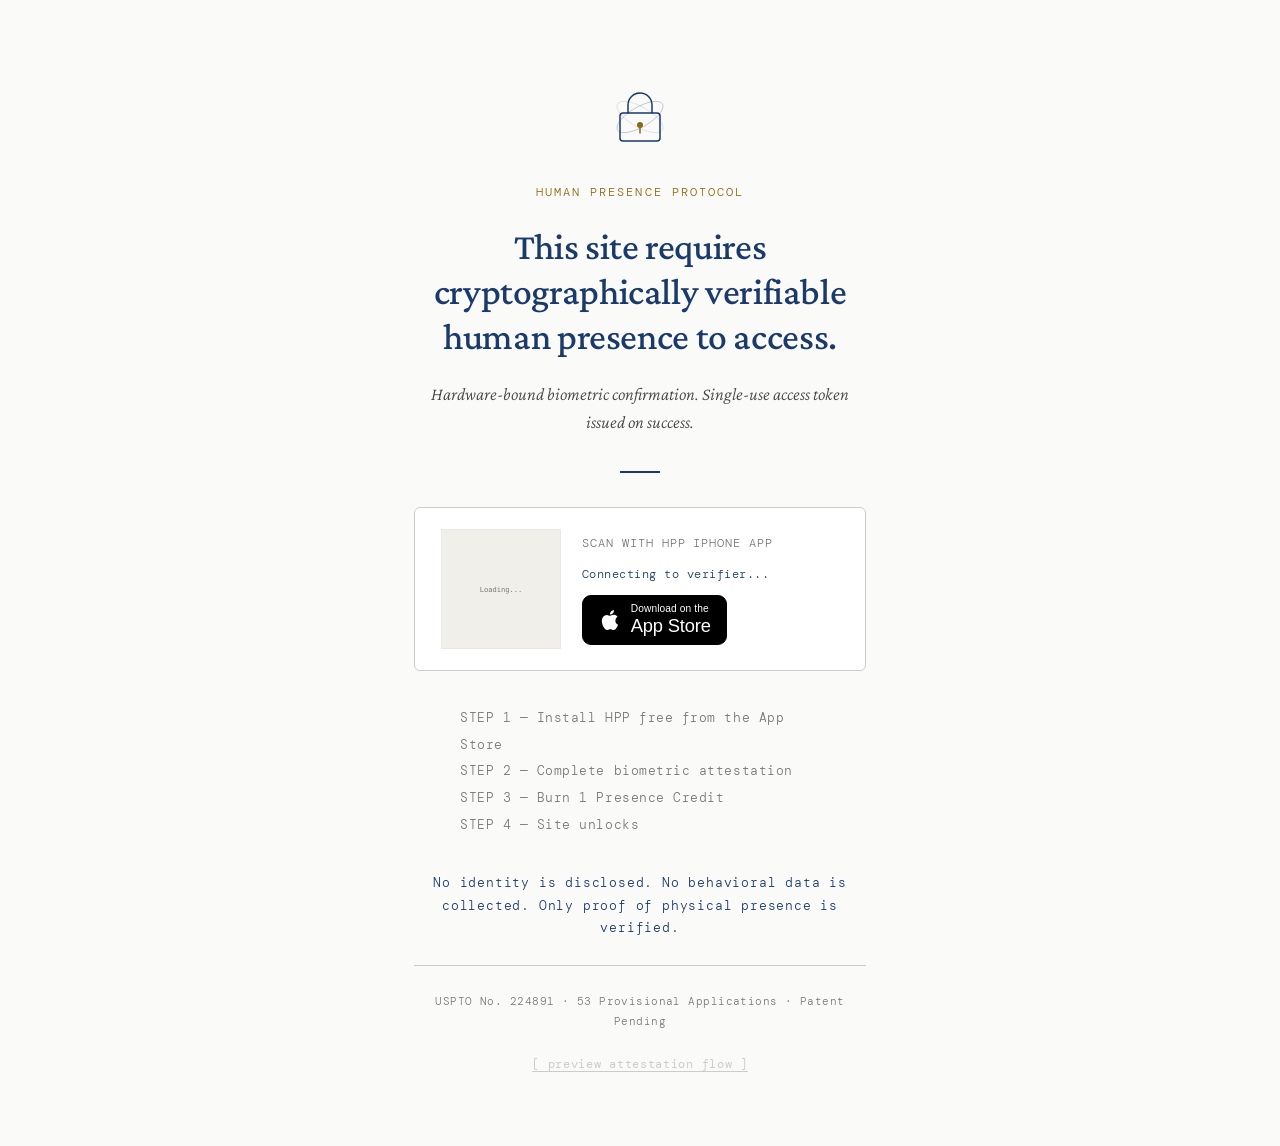
<file: index.html>
<!DOCTYPE html>
<html lang="en">
<head>
<meta charset="UTF-8">
<meta name="google-site-verification" content="googlef69829b97325341b">
<meta name="viewport" content="width=device-width, initial-scale=1.0">
<title>Human Presence Protocol — Architectural Framework for Verifiable Human Presence</title>
<link rel="preconnect" href="https://fonts.googleapis.com">
<link href="https://fonts.googleapis.com/css2?family=EB+Garamond:ital,wght@0,400;0,500;0,600;1,400;1,500&family=DM+Mono:wght@300;400;500&family=Crimson+Pro:ital,wght@0,300;0,400;0,600;1,300;1,400&display=swap" rel="stylesheet">
<style>
  :root {
    --ink: #1a1a1a;
    --ink-light: #444;
    --ink-muted: #777;
    --bg: #fafaf8;
    --bg-section: #f0efe9;
    --accent: #1a3a6b;
    --accent-mid: #2c5282;
    --accent-light: #e8eef7;
    --gold: #8b6914;
    --gold-light: #f7f2e4;
    --rule: #ccc;
    --rule-light: #e8e8e8;
    --serif: 'EB Garamond', Georgia, serif;
    --mono: 'DM Mono', monospace;
    --body: 'Crimson Pro', Georgia, serif;
    --nav-h: 56px;
  }

  * { box-sizing: border-box; margin: 0; padding: 0; }

  body {
    background: var(--bg);
    color: var(--ink);
    font-family: var(--serif);
    min-height: 100vh;
    overflow-y: auto;
  }

  /* ── GATE PAGE ── */
  #gate {
    position: relative; z-index: 10;
    text-align: center;
    max-width: 520px;
    width: 100%;
    margin: 0 auto;
    padding: 5rem 2rem 4rem;
    animation: fadeIn 0.7s ease both;
  }

  @keyframes fadeIn {
    from { opacity: 0; transform: translateY(16px); }
    to { opacity: 1; transform: translateY(0); }
  }

  .gate-symbol {
    width: 64px; height: 64px;
    margin: 0 auto 2rem;
    position: relative;
  }
  .gate-symbol svg { width: 100%; height: 100%; }

  /* Pulsing ring */
  .pulse-ring {
    position: absolute; inset: -16px;
    border-radius: 50%;
    border: 1px solid var(--accent);
    opacity: 0;
    animation: pulse 3s ease-out infinite;
  }
  .pulse-ring:nth-child(2) { animation-delay: 1s; }
  .pulse-ring:nth-child(3) { animation-delay: 2s; }

  @keyframes pulse {
    0% { transform: scale(0.8); opacity: 0.4; }
    100% { transform: scale(1.8); opacity: 0; }
  }

  .gate-label {
    font-family: var(--mono);
    font-size: 0.68rem;
    letter-spacing: 0.18em;
    text-transform: uppercase;
    color: var(--gold);
    margin-bottom: 1.25rem;
    display: block;
  }

  .gate-title {
    font-size: clamp(1.6rem, 5vw, 2.2rem);
    font-weight: 500;
    color: var(--accent);
    line-height: 1.2;
    margin-bottom: 1.25rem;
    letter-spacing: -0.01em;
  }

  .gate-sub {
    font-size: 1.05rem;
    color: var(--ink-light);
    line-height: 1.6;
    margin-bottom: 2rem;
    font-style: italic;
  }

  .gate-divider {
    width: 40px; height: 2px;
    background: var(--accent);
    margin: 0 auto 2rem;
  }

  /* QR + CTA row */
  .qr-row {
    display: flex;
    align-items: center;
    gap: 1.25rem;
    border: 1px solid var(--rule);
    background: white;
    padding: 1.25rem 1.5rem;
    margin-bottom: 2rem;
    border-radius: 6px;
    text-align: left;
    position: relative;
    overflow: visible;
  }
  .qr-frame {
    width: 120px; height: 120px;
    flex-shrink: 0;
    background: white;
    border: 1px solid var(--rule-light);
    display: flex; align-items: center; justify-content: center;
    overflow: hidden;
  }
  .qr-frame img {
    width: 100%; height: 100%; object-fit: contain;
  }
  .qr-right {
    display: flex; flex-direction: column; gap: 0.6rem;
  }
  .qr-caption {
    font-family: var(--mono);
    font-size: 0.72rem;
    letter-spacing: 0.08em;
    text-transform: uppercase;
    color: var(--ink-muted);
  }
  #qr-status {
    font-family: var(--mono);
    font-size: 0.72rem;
    color: var(--accent);
    letter-spacing: 0.04em;
  }

  .app-store-pill {
    display: inline-flex;
    align-items: center;
    gap: 6px;
    padding: 8px 14px;
    border: 1px solid var(--accent);
    background: var(--accent-light);
    font-family: var(--mono);
    font-size: 0.68rem;
    letter-spacing: 0.06em;
    text-transform: uppercase;
    color: var(--accent);
    border-radius: 4px;
    text-decoration: none;
    transition: background 0.15s;
    width: fit-content;
  }
  .app-store-pill:hover { background: #dde6f2; }

  /* App Store download badge (live public listing) */
  .app-store-badge {
    display: inline-flex;
    align-items: center;
    gap: 9px;
    padding: 7px 15px 8px;
    background: #000;
    border: 1px solid #000;
    border-radius: 9px;
    text-decoration: none;
    width: fit-content;
    transition: opacity 0.15s;
  }
  .app-store-badge:hover { opacity: 0.82; }
  .app-store-badge svg { flex-shrink: 0; }
  .app-store-badge .asb-text {
    display: flex;
    flex-direction: column;
    line-height: 1.15;
    text-align: left;
    font-family: -apple-system, BlinkMacSystemFont, 'Helvetica Neue', Helvetica, Arial, sans-serif;
    color: #fff;
  }
  .app-store-badge .asb-small {
    font-size: 0.6rem;
    letter-spacing: 0.01em;
  }
  .app-store-badge .asb-large {
    font-size: 1.08rem;
    font-weight: 500;
    letter-spacing: -0.01em;
  }

  /* Steps */
  .gate-steps {
    font-family: var(--mono);
    font-size: 0.78rem;
    color: var(--ink-muted);
    letter-spacing: 0.04em;
    line-height: 2;
    margin-bottom: 2rem;
    text-align: left;
    max-width: 360px;
    margin-left: auto;
    margin-right: auto;
  }

  /* Privacy footer */
  .gate-footer {
    font-family: var(--mono);
    font-size: 0.65rem;
    color: var(--ink-muted);
    letter-spacing: 0.04em;
    line-height: 1.8;
    border-top: 1px solid var(--rule);
    padding-top: 1.5rem;
  }

  /* Demo trigger */
  .demo-trigger {
    margin-top: 1.5rem;
    font-family: var(--mono);
    font-size: 0.68rem;
    color: var(--rule);
    letter-spacing: 0.06em;
    cursor: pointer;
    background: none;
    border: none;
    text-decoration: underline;
    text-underline-offset: 3px;
    transition: color 0.2s;
  }
  .demo-trigger:hover { color: var(--ink-muted); }

  @media (max-width: 520px) {
    .qr-row { flex-direction: column; text-align: center; }
    .qr-right { align-items: center; }
  }

  /* ── MODAL OVERLAY ── */
  #modal-overlay {
    display: none;
    position: fixed; inset: 0; z-index: 100;
    background: rgba(26,26,26,0.5);
    backdrop-filter: blur(4px);
    align-items: center;
    justify-content: center;
    padding: 1.5rem;
  }
  #modal-overlay.active {
    display: flex;
    animation: overlayIn 0.25s ease both;
  }
  @keyframes overlayIn {
    from { opacity: 0; }
    to { opacity: 1; }
  }

  /* ── MODAL ── */
  .modal {
    position: relative;
    max-width: 560px;
    width: 100%;
    background: var(--bg);
    border: 1px solid var(--rule);
    padding: 0;
    animation: modalIn 0.3s cubic-bezier(0.16,1,0.3,1) both;
    box-shadow: 0 24px 64px rgba(26,26,26,0.12), 0 2px 8px rgba(26,26,26,0.06);
  }
  @keyframes modalIn {
    from { opacity: 0; transform: scale(0.97) translateY(12px); }
    to { opacity: 1; transform: scale(1) translateY(0); }
  }

  /* Navy top bar */
  .modal::before {
    content: '';
    display: block;
    height: 3px;
    background: var(--accent);
  }

  .modal-inner {
    padding: 2.5rem 2.5rem 2rem;
  }

  .modal-eyebrow {
    font-family: var(--mono);
    font-size: 0.62rem;
    letter-spacing: 0.16em;
    text-transform: uppercase;
    color: var(--gold);
    margin-bottom: 1.5rem;
    display: flex;
    align-items: center;
    gap: 0.75rem;
  }
  .modal-eyebrow::after {
    content: '';
    flex: 1;
    height: 1px;
    background: var(--rule-light);
  }

  .modal-body {
    font-size: 1.08rem;
    line-height: 1.75;
    color: var(--ink-light);
  }

  .modal-body .opener {
    font-size: 1.3rem;
    font-weight: 500;
    color: var(--accent);
    margin-bottom: 1.25rem;
    line-height: 1.4;
  }

  .modal-body .trio {
    display: flex;
    flex-direction: column;
    gap: 0.1rem;
    margin: 1rem 0;
    padding-left: 1rem;
    border-left: 2px solid var(--rule);
    font-style: italic;
    color: var(--ink-muted);
    font-size: 0.98rem;
  }

  .modal-body .emphasis {
    color: var(--ink);
    font-weight: 500;
    font-size: 1.05rem;
  }

  .modal-body .headline {
    font-size: 1.12rem;
    font-weight: 600;
    color: var(--accent);
    margin: 1.25rem 0 0.75rem;
  }

  .modal-body .closing {
    font-size: 1.18rem;
    font-weight: 500;
    color: var(--accent);
    margin-top: 1.5rem;
    line-height: 1.5;
  }

  .modal-sep {
    width: 32px;
    height: 2px;
    background: var(--accent);
    margin: 1.25rem 0;
    opacity: 0.3;
  }

  /* OK button */
  .modal-footer {
    padding: 0 2.5rem 2rem;
    display: flex;
    align-items: center;
    justify-content: space-between;
    gap: 1rem;
    border-top: 1px solid var(--rule-light);
    padding-top: 1.25rem;
  }

  .modal-legal {
    font-family: var(--mono);
    font-size: 0.6rem;
    color: var(--ink-muted);
    letter-spacing: 0.04em;
    line-height: 1.6;
    max-width: 260px;
  }

  .btn-ok {
    flex-shrink: 0;
    padding: 0.65rem 2.25rem;
    background: var(--accent);
    border: 1px solid var(--accent);
    color: white;
    font-family: var(--mono);
    font-size: 0.75rem;
    letter-spacing: 0.12em;
    text-transform: uppercase;
    cursor: pointer;
    transition: background 0.15s;
    position: relative;
    overflow: hidden;
  }
  .btn-ok:hover { background: var(--accent-mid); border-color: var(--accent-mid); }
  .btn-ok span { position: relative; z-index: 1; }

  /* Verified badge */
  #verified-badge {
    display: none;
    position: fixed;
    bottom: 2rem; right: 2rem;
    z-index: 200;
    background: var(--accent);
    border: 1px solid var(--accent-mid);
    padding: 0.75rem 1.25rem;
    font-family: var(--mono);
    font-size: 0.68rem;
    letter-spacing: 0.1em;
    color: white;
    text-transform: uppercase;
    box-shadow: 0 4px 16px rgba(26,58,107,0.2);
  }
  @keyframes badgeIn {
    from { opacity: 0; transform: translateY(12px); }
    to { opacity: 1; transform: translateY(0); }
  }
  #verified-badge::before {
    content: '✓ ';
  }

* { box-sizing: border-box; margin: 0; padding: 0; }

html { scroll-behavior: smooth; font-size: 17px; }

body {
  background: var(--bg);
  color: var(--ink);
  font-family: var(--body);
  font-weight: 300;
  line-height: 1.7;
  -webkit-font-smoothing: antialiased;
}

/* ── NAV ── */
nav {
  position: sticky; top: 0; z-index: 100;
  background: rgba(250,250,248,0.97);
  border-bottom: 1px solid var(--rule);
  backdrop-filter: blur(8px);
  height: var(--nav-h);
  display: flex; align-items: center;
}
.nav-inner {
  max-width: 1200px; margin: 0 auto; padding: 0 2rem;
  display: flex; align-items: center; gap: 0; width: 100%;
}
.nav-logo {
  font-family: var(--serif); font-size: 1rem; font-weight: 500;
  color: var(--accent); text-decoration: none; letter-spacing: 0.02em;
  margin-right: auto; white-space: nowrap;
}
.nav-links {
  display: flex; gap: 0; list-style: none;
}
.nav-links a {
  display: block; padding: 0 0.85rem;
  font-family: var(--mono); font-size: 0.68rem; font-weight: 400;
  color: var(--ink-muted); text-decoration: none;
  letter-spacing: 0.06em; text-transform: uppercase;
  transition: color 0.15s;
  border-right: 1px solid var(--rule-light);
}
.nav-links a:first-child { border-left: 1px solid var(--rule-light); }
.nav-links a:hover { color: var(--accent); }

/* ── LAYOUT ── */
.container { max-width: 860px; margin: 0 auto; padding: 0 2rem; }
.container-wide { max-width: 1100px; margin: 0 auto; padding: 0 2rem; }

section { padding: 5rem 0; border-bottom: 1px solid var(--rule-light); }
section:last-child { border-bottom: none; }

/* ── HERO ── */
#home {
  padding: 7rem 0 5rem;
  background: var(--bg);
}
.hero-label {
  font-family: var(--mono); font-size: 0.72rem; font-weight: 400;
  letter-spacing: 0.12em; text-transform: uppercase; color: var(--gold);
  margin-bottom: 1.5rem; display: block;
}
.hero-title {
  font-family: var(--serif); font-size: clamp(2.2rem, 5vw, 3.4rem);
  font-weight: 500; line-height: 1.18; color: var(--accent);
  margin-bottom: 1.5rem; letter-spacing: -0.01em;
}
.hero-definition {
  font-size: 1.25rem; font-weight: 300; color: var(--ink-light);
  max-width: 640px; line-height: 1.65; margin-bottom: 2.5rem;
  border-left: 3px solid var(--accent); padding-left: 1.25rem;
  font-style: italic;
}
.hero-meta {
  font-family: var(--mono); font-size: 0.72rem; color: var(--ink-muted);
  letter-spacing: 0.04em; margin-bottom: 3rem;
}
.hero-meta span { color: var(--accent); font-weight: 500; }

.entry-grid {
  display: grid; grid-template-columns: repeat(3, 1fr); gap: 1px;
  background: var(--rule); border: 1px solid var(--rule);
  margin-top: 3rem;
}
.entry-card {
  background: var(--bg); padding: 1.75rem;
  text-decoration: none; transition: background 0.15s;
}
.entry-card:hover { background: var(--accent-light); }
.entry-card .ec-label {
  font-family: var(--mono); font-size: 0.65rem; text-transform: uppercase;
  letter-spacing: 0.1em; color: var(--gold); margin-bottom: 0.6rem; display: block;
}
.entry-card .ec-title {
  font-family: var(--serif); font-size: 1.1rem; font-weight: 500;
  color: var(--accent); margin-bottom: 0.5rem; display: block;
}
.entry-card .ec-desc {
  font-size: 0.88rem; color: var(--ink-muted); line-height: 1.5;
}

/* ── SECTION HEADERS ── */
.section-eyebrow {
  font-family: var(--mono); font-size: 0.68rem; letter-spacing: 0.12em;
  text-transform: uppercase; color: var(--gold); margin-bottom: 0.75rem; display: block;
}
.section-title {
  font-family: var(--serif); font-size: clamp(1.6rem, 3.5vw, 2.2rem);
  font-weight: 500; color: var(--accent); margin-bottom: 1rem; line-height: 1.25;
}
.section-lead {
  font-size: 1.1rem; color: var(--ink-light); max-width: 660px;
  line-height: 1.65; margin-bottom: 2.5rem;
}
.section-rule {
  width: 48px; height: 2px; background: var(--accent); margin-bottom: 2.5rem;
}

/* ── TYPOGRAPHY ── */
h3 {
  font-family: var(--serif); font-size: 1.25rem; font-weight: 500;
  color: var(--ink); margin: 2rem 0 0.6rem; line-height: 1.3;
}
h4 {
  font-family: var(--mono); font-size: 0.8rem; font-weight: 500;
  letter-spacing: 0.08em; text-transform: uppercase;
  color: var(--accent); margin: 1.5rem 0 0.4rem;
}
p { margin-bottom: 1rem; }
p:last-child { margin-bottom: 0; }

.notion-block {
  border: 1px solid var(--rule); border-left: 4px solid var(--accent);
  padding: 1.5rem 1.75rem; margin-bottom: 1.25rem; background: var(--bg);
}
.notion-block .nb-id {
  font-family: var(--mono); font-size: 0.68rem; letter-spacing: 0.1em;
  text-transform: uppercase; color: var(--accent-mid); margin-bottom: 0.4rem; display: block;
}
.notion-block .nb-name {
  font-family: var(--serif); font-size: 1.15rem; font-weight: 600;
  color: var(--ink); margin-bottom: 0.5rem;
}
.notion-block p { font-size: 0.97rem; color: var(--ink-light); }

/* ── TABLES ── */
.data-table {
  width: 100%; border-collapse: collapse;
  font-size: 0.88rem; margin: 1.5rem 0;
}
.data-table th {
  font-family: var(--mono); font-size: 0.68rem; letter-spacing: 0.08em;
  text-transform: uppercase; color: var(--ink-muted);
  border-bottom: 2px solid var(--accent); padding: 0.5rem 0.75rem;
  text-align: left; font-weight: 400;
}
.data-table td {
  padding: 0.65rem 0.75rem; border-bottom: 1px solid var(--rule-light);
  color: var(--ink-light); vertical-align: top; line-height: 1.5;
}
.data-table tr:hover td { background: var(--accent-light); }
.data-table .td-mono {
  font-family: var(--mono); font-size: 0.78rem; color: var(--accent);
}
.data-table .td-bold { font-weight: 600; color: var(--ink); }
.badge {
  display: inline-block; padding: 0.15rem 0.5rem;
  font-family: var(--mono); font-size: 0.68rem; letter-spacing: 0.06em;
  border-radius: 2px; font-weight: 500;
}
.badge-pre { background: #e8f0e8; color: var(--green-dark); }
.badge-post { background: #f0e8e8; color: var(--red-dark); }
.badge-p0 { background: var(--accent-light); color: var(--accent); }

/* ── CALLOUT / QUOTE ── */
.callout {
  background: var(--gold-light); border-left: 4px solid var(--gold);
  padding: 1.5rem 1.75rem; margin: 2rem 0; font-style: italic;
  font-size: 1.05rem; color: var(--ink);
}
.callout cite {
  display: block; margin-top: 0.75rem;
  font-style: normal; font-family: var(--mono); font-size: 0.7rem;
  color: var(--ink-muted); letter-spacing: 0.05em;
}

.warn-box {
  background: #fef9ec; border: 1px solid #d4a017; border-left: 4px solid #d4a017;
  padding: 1.25rem 1.5rem; margin: 1.5rem 0; font-size: 0.95rem;
}
.warn-box strong { color: var(--gold); font-family: var(--mono); font-size: 0.78rem; letter-spacing: 0.08em; text-transform: uppercase; }

/* ── GRID LAYOUTS ── */
.two-col { display: grid; grid-template-columns: 1fr 1fr; gap: 2rem; }
.three-col { display: grid; grid-template-columns: repeat(3, 1fr); gap: 1.5rem; }
.card {
  border: 1px solid var(--rule); padding: 1.5rem;
  background: var(--bg);
}
.card h4 { margin-top: 0; }

/* ── FILING TIMELINE ── */
.timeline { position: relative; padding-left: 2rem; }
.timeline::before {
  content: ''; position: absolute; left: 0.35rem; top: 0.4rem; bottom: 0;
  width: 1px; background: var(--rule);
}
.tl-item { position: relative; margin-bottom: 2rem; }
.tl-item::before {
  content: ''; position: absolute; left: -1.75rem; top: 0.45rem;
  width: 8px; height: 8px; border-radius: 50%;
  background: var(--accent); border: 2px solid var(--bg);
  box-shadow: 0 0 0 1px var(--accent);
}
.tl-date {
  font-family: var(--mono); font-size: 0.72rem; color: var(--accent);
  letter-spacing: 0.06em; margin-bottom: 0.3rem; display: block;
}
.tl-label { font-family: var(--serif); font-size: 1.05rem; font-weight: 500; color: var(--ink); margin-bottom: 0.4rem; }
.tl-desc { font-size: 0.92rem; color: var(--ink-muted); line-height: 1.55; }

/* ── PRIMITIVES TABLE ── */
.primitive-grid {
  display: grid; grid-template-columns: repeat(2, 1fr); gap: 1px;
  background: var(--rule); border: 1px solid var(--rule); margin: 1.5rem 0;
}
.primitive-cell {
  background: var(--bg); padding: 0.85rem 1rem;
}
.primitive-cell .pc-id {
  font-family: var(--mono); font-size: 0.7rem; color: var(--accent);
  margin-right: 0.5rem; font-weight: 500;
}
.primitive-cell .pc-name { font-size: 0.92rem; color: var(--ink); }

/* ── CHECKLIST ── */
.checklist { list-style: none; }
.checklist li {
  padding: 0.5rem 0 0.5rem 1.75rem; border-bottom: 1px solid var(--rule-light);
  position: relative; font-size: 0.95rem; color: var(--ink-light);
}
.checklist li::before {
  content: '—'; position: absolute; left: 0; color: var(--accent);
  font-family: var(--mono); font-size: 0.9rem;
}
.checklist li strong { color: var(--ink); }

/* ── SEND ORDER ── */
.send-step {
  display: grid; grid-template-columns: 2.5rem 1fr; gap: 1rem;
  align-items: start; padding: 1.25rem 0; border-bottom: 1px solid var(--rule-light);
}
.send-step:last-child { border-bottom: none; }
.step-num {
  font-family: var(--mono); font-size: 1.5rem; font-weight: 300;
  color: var(--rule); line-height: 1;
}
.step-body strong {
  font-family: var(--serif); font-size: 1.05rem; font-weight: 600;
  color: var(--accent); display: block; margin-bottom: 0.25rem;
}
.step-body .step-timing {
  font-family: var(--mono); font-size: 0.68rem; letter-spacing: 0.08em;
  text-transform: uppercase; color: var(--gold); margin-bottom: 0.4rem; display: block;
}
.step-body p { font-size: 0.92rem; color: var(--ink-muted); margin: 0; }

/* ── FOOTER ── */
footer {
  background: var(--ink); color: rgba(255,255,255,0.6);
  padding: 3rem 0; font-size: 0.82rem; font-family: var(--mono);
  letter-spacing: 0.04em; line-height: 1.8;
}
footer a { color: rgba(255,255,255,0.4); text-decoration: none; }
footer .footer-title { color: rgba(255,255,255,0.9); font-size: 0.95rem; font-family: var(--serif); font-weight: 500; margin-bottom: 0.75rem; }

/* ── UTILITY ── */
.text-mono { font-family: var(--mono); font-size: 0.82rem; }
.text-muted { color: var(--ink-muted); }
.mt-sm { margin-top: 1rem; }
.mt-md { margin-top: 2rem; }
.mt-lg { margin-top: 3rem; }
.alt-bg { background: var(--bg-section); }

/* ── RESPONSIVE ── */
@media (max-width: 768px) {
  .two-col, .three-col, .entry-grid, .primitive-grid { grid-template-columns: 1fr; }
  .nav-links { display: none; }
  .container { padding: 0 1.25rem; }
}

/* ── ANIMATIONS ── */
@keyframes fadeUp {
  from { opacity: 0; transform: translateY(16px); }
  to { opacity: 1; transform: translateY(0); }
}
.hero-title, .hero-definition, .hero-meta { animation: fadeUp 0.6s ease both; }
.hero-title { animation-delay: 0.05s; }
.hero-definition { animation-delay: 0.15s; }
.hero-meta { animation-delay: 0.25s; }
</style>
</head>
<body>

<!-- ══ HARD GATE PAGE ══ -->
<div id="gate">

  <div class="gate-symbol">
    <div class="pulse-ring"></div>
    <div class="pulse-ring"></div>
    <div class="pulse-ring"></div>
    <svg viewBox="0 0 64 64" fill="none" xmlns="http://www.w3.org/2000/svg">
      <rect x="12" y="28" width="40" height="28" rx="3" fill="none" stroke="#1a3a6b" stroke-width="1.5"/>
      <path d="M20 28v-8a12 12 0 0 1 24 0v8" fill="none" stroke="#1a3a6b" stroke-width="1.5" stroke-linecap="round"/>
      <ellipse cx="32" cy="32" rx="26" ry="10" fill="none" stroke="rgba(26,58,107,0.3)" stroke-width="0.75" transform="rotate(-30 32 32)"/>
      <ellipse cx="32" cy="32" rx="26" ry="10" fill="none" stroke="rgba(26,58,107,0.15)" stroke-width="0.75" transform="rotate(30 32 32)"/>
      <circle cx="32" cy="40" r="3" fill="#8b6914"/>
      <line x1="32" y1="43" x2="32" y2="48" stroke="#8b6914" stroke-width="1.5" stroke-linecap="round"/>
    </svg>
  </div>

  <span class="gate-label">Human Presence Protocol</span>
  <h1 class="gate-title">This site requires cryptographically verifiable human presence to access.</h1>
  <p class="gate-sub">Hardware-bound biometric confirmation. Single-use access token issued on success.</p>
  <div class="gate-divider"></div>

  <div class="qr-row">
    <div class="qr-frame">
      <img id="qr-img" src="data:image/svg+xml,%3Csvg xmlns='http://www.w3.org/2000/svg' width='200' height='200'%3E%3Crect width='200' height='200' fill='%23f0efe9'/%3E%3Ctext x='100' y='105' text-anchor='middle' font-family='monospace' font-size='12' fill='%23777'%3ELoading...%3C/text%3E%3C/svg%3E" alt="Scan this QR code with the HPP iPhone app">
    </div>
    <div class="qr-right">
      <span class="qr-caption">Scan with HPP iPhone app</span>
      <span id="qr-status">Connecting to verifier...</span>
      <a href="https://apps.apple.com/app/human-presence-protocol-hpp/id6762528053" class="app-store-badge" target="_blank" rel="noopener noreferrer" aria-label="Download Human Presence Protocol on the App Store">
        <svg width="24" height="24" viewBox="0 0 24 24" fill="#ffffff" aria-hidden="true"><path d="M18.71 19.5c-.83 1.24-1.71 2.45-3.05 2.47-1.34.03-1.77-.79-3.29-.79-1.53 0-2 .77-3.27.82-1.31.05-2.3-1.32-3.14-2.53C4.25 17 2.94 12.45 4.7 9.39c.87-1.52 2.43-2.48 4.12-2.51 1.28-.02 2.5.87 3.29.87.78 0 2.26-1.07 3.8-.91.65.03 2.47.26 3.64 1.98-.09.06-2.17 1.28-2.15 3.81.03 3.02 2.65 4.03 2.68 4.04-.03.07-.42 1.44-1.38 2.83M13 3.5c.73-.83 1.94-1.46 2.94-1.5.13 1.17-.34 2.35-1.04 3.19-.69.85-1.83 1.51-2.95 1.42-.15-1.15.41-2.35 1.05-3.11z"/></svg>
        <span class="asb-text">
          <span class="asb-small">Download on the</span>
          <span class="asb-large">App Store</span>
        </span>
      </a>
    </div>
  </div>

  <div class="gate-steps">
    <div>STEP 1 &mdash; Install HPP free from the App Store</div>
    <div>STEP 2 &mdash; Complete biometric attestation</div>
    <div>STEP 3 &mdash; Burn 1 Presence Credit</div>
    <div>STEP 4 &mdash; Site unlocks</div>
  </div>

  <p style="font-family:var(--mono);font-size:0.78rem;color:var(--accent);letter-spacing:0.06em;margin-bottom:1.5rem;">
    No identity is disclosed. No behavioral data is collected. Only proof of physical presence is verified.
  </p>

  <div class="gate-footer">
    USPTO No. 224891 &middot; 53 Provisional Applications &middot; Patent Pending
  </div>

  <button class="demo-trigger" onclick="showWelcome()">[ preview attestation flow ]</button>

</div>

<!-- ══ WELCOME MODAL ══ -->
<div id="modal-overlay">
  <div class="modal" role="dialog" aria-modal="true" aria-labelledby="modal-heading">
    <div class="modal-inner">
      <div class="modal-eyebrow">Attestation Complete · Presence Verified</div>

      <div class="modal-body">
        <p class="opener" id="modal-heading">Human presence verified.</p>
        <p class="opener" style="margin-top:-0.5rem;">A cryptographic proof of a physically present human has been issued.</p>

        <div class="modal-sep"></div>

        <p>By burning one Presence Credit you have opened the first human-attested website in the history of the internet.</p>

        <div class="trio">
          <span>Automated systems cannot satisfy the H-Constant.</span>
          <span style="color:var(--accent);font-style:normal;font-weight:500;">You just did.</span>
        </div>

        <div class="modal-sep"></div>

        <p>This moment demonstrates the core constraint of the Human Presence Protocol: presence is no longer a policy claim. It is a cryptographic, hardware-enforced property.</p>

        <p class="closing" style="margin-top:1.25rem;">Welcome to the attested internet.</p>
      </div>
    </div>

    <div class="modal-footer">
      <p class="modal-legal">
        All attestations are pseudonymous.<br>
        No identity disclosure. No data collection.<br>
        Patent pending · USPTO Customer No. 224891
      </p>
      <button class="btn-ok" onclick="proceed()"><span>Proceed</span></button>
    </div>
  </div>
</div>

<!-- Verified badge (persists after Proceed) -->
<div id="verified-badge">HPP Verified</div>

<script>
  var API_BASE = 'https://hpp-verifier.onrender.com';
  var RELAY_ID = null;
  var SESSION_TOKEN = null;
  var proceedClicked = false;
  var pollTimer = null;

  function showWelcome() {
    var overlay = document.getElementById('modal-overlay');
    overlay.classList.add('active');
  }

  function proceed() {
    if (proceedClicked) return;
    proceedClicked = true;
    document.getElementById('modal-overlay').classList.remove('active');
    var badge = document.getElementById('verified-badge');
    badge.style.display = 'block';
    badge.style.animation = 'badgeIn 0.4s cubic-bezier(0.16,1,0.3,1) both';
    // Redirect to the unified site page
    if (SESSION_TOKEN) {
      window.location.href = 'site.html?session_token=' + encodeURIComponent(SESSION_TOKEN);
    } else {
      window.location.href = 'site.html';
    }
  }

  // Pre-warm the backend immediately on script load (fire-and-forget)
  fetch(API_BASE + '/health').catch(function(){});

  // Request a fresh relay + QR from the backend, with auto-retry
  function initRelay() {
    var statusEl = document.getElementById('qr-status');
    var qrImg = document.getElementById('qr-img');
    if (statusEl) statusEl.textContent = 'Connecting to verifier...';
    if (qrImg) qrImg.style.animation = 'pulse-timer 2s infinite';

    var attempt = 0;
    var maxAttempts = 12; // ~60s total with backoff

    function tryChallenge() {
      attempt++;
      var delay = Math.min(attempt * 3, 10); // 3s, 6s, 9s, then cap at 10s
      if (attempt > 1 && statusEl) {
        statusEl.textContent = 'Waking verifier — attempt ' + attempt + '...';
      }

      // Step 1: Create relay slot, Step 2: Build QR
      fetch(API_BASE + '/relay/create', {
        method: 'POST',
        headers: { 'Content-Type': 'application/json' },
        body: '{}'
      })
      .then(function(res) { return res.json(); })
      .then(function(relayData) {
        if (relayData.relay_id) {
          RELAY_ID = relayData.relay_id;
          if (qrImg) { qrImg.src = API_BASE + '/qr?relay_id=' + RELAY_ID + '&session_duration=600'; qrImg.style.animation = 'none'; }
          if (statusEl) statusEl.textContent = 'Scan with HPP iPhone app';
          startPolling();
        } else if (attempt < maxAttempts) {
          setTimeout(tryChallenge, delay * 1000);
        } else {
          if (statusEl) statusEl.textContent = 'Verifier unavailable — refresh to try again';
          if (qrImg) qrImg.style.animation = 'none';
        }
      })
      .catch(function() {
        if (attempt < maxAttempts) {
          setTimeout(tryChallenge, delay * 1000);
        } else {
          if (statusEl) statusEl.textContent = 'Verifier offline — refresh to try again';
          if (qrImg) qrImg.style.animation = 'none';
        }
      });
    }

    tryChallenge();
  }

  // Relay polling — check every 2s for attestation token
  function startPolling() {
    if (!RELAY_ID) return;
    var statusEl = document.getElementById('qr-status');
    pollTimer = setInterval(function() {
      fetch(API_BASE + '/relay/' + RELAY_ID)
        .then(function(res) { return res.json(); })
        .then(function(data) {
          if (data.status === 'ready' && data.session_token) {
            clearInterval(pollTimer);
            SESSION_TOKEN = data.session_token;
            if (statusEl) statusEl.textContent = 'Presence verified';
            showWelcome();
          } else if (data.status === 'expired' || data.status === 'not_found') {
            clearInterval(pollTimer);
            if (statusEl) statusEl.textContent = 'QR expired — refresh this page to try again';
            var qrImg = document.getElementById('qr-img');
            if (qrImg) qrImg.style.opacity = '0.3';
          }
        })
        .catch(function() {});
    }, 2000);
  }

  initRelay();
</script>

<!-- ══ FULL SITE (loads after attestation) ══ -->
<div id="site" style="display:none;width:100%;">

<!-- ══ NAVIGATION ══ -->
<nav>
  <div class="nav-inner">
    <a class="nav-logo" href="#home">Human Presence Protocol</a>
    <ul class="nav-links">
      <li><a href="#architecture">Architecture</a></li>
      <li><a href="#evidence">Evidence</a></li>
      <li><a href="#remedy">Structural Remedy</a></li>
      <li><a href="#rad">RAD</a></li>
      <li><a href="#academic">Academic</a></li>
      <li><a href="#portfolio">Portfolio</a></li>
      <li><a href="#verification">Verification</a></li>
      <li><a href="#contact">Contact</a></li>
      <li><a href="/privacy">Privacy</a></li>
      <li><a href="/support">Support</a></li>
    </ul>
  </div>
</nav>

<!-- ══ HOME ══ -->
<section id="home" style="padding-top:6rem;padding-bottom:4rem;">
  <div class="container">
    <span class="hero-label">USPTO Customer No. 224891</span>
    <h1 class="hero-title">Human Presence Protocol</h1>
    <p class="hero-definition">
      HPP is a constraint-based attestation protocol that produces cryptographically verifiable evidence of human presence without requiring identity disclosure. It enforces thermodynamic cost symmetry between humans and bots: the human body is the non-parallelizable substrate; no software substitution is possible at the hardware attestation layer.
    </p>
    <p style="font-size:1.05rem;color:var(--ink-muted);font-style:italic;margin-bottom:1.5rem;padding-left:1.25rem;border-left:2px solid var(--rule);">
      "Every machine proof imposes an energy tax; HPP reads a signal existence is already emitting. The human body is the proof. Existence is the work. Presence is the consensus."
    </p>
    <div class="warn-box" style="margin-bottom:0;">
      <strong>Public Domain Release</strong> — This site releases the Human Presence Protocol (HPP) architecture into the public domain for evaluation, verification, and academic scrutiny. All 53 patent applications remain pending under USPTO Customer No. 224891; this release does not waive any patent rights.
    </div>
    <p class="hero-meta">
      <span>53 provisional patent families</span> · Filed February 14 – April 23, 2026 ·
      <span>1,429 claims</span> · 15 primitives · 14 invariants · 48 capability enablers ·
      NP Deadline: February 14, 2027
    </p>


    <div class="warn-box" style="margin-top:2.5rem;">
      <strong>Patent Pending</strong> — All 53 provisional families filed under USPTO Customer No. 224891. All materials on this site are provided for evaluation purposes only and do not constitute legal advice. All patent applications are provisional and subject to examination.
    </div>

    <!-- ══ 6 KGM-DEFECT CARDS — each maps a verdict finding to its HPP remediation ══ -->
    <!--    Each card links to a live verifier endpoint where the lawyer can run a       -->
    <!--    real phone round-trip on their own device and see the remediation outcome.   -->
    <p style="margin-top:3rem;margin-bottom:1rem;font-family:var(--mono);font-size:0.78rem;letter-spacing:0.1em;text-transform:uppercase;color:var(--ink-muted);">
      The KGM verdict identified six design features as defective. Each card below shows how the implemented HPP system addresses one — and links to a live phone round-trip on the production verifier.
    </p>

    <div class="entry-grid">

      <!-- 1. Notifications -->
      <a class="entry-card" href="https://hpp-verifier.onrender.com/site#demo" target="_blank" rel="noopener">
        <span class="ec-label">KGM Finding 1 · Notifications</span>
        <span class="ec-title">Engagement-Maximizing Notifications</span>
        <p class="ec-desc">Each attestation requires a Biometric Burn — a signed proof of present human consent on a hardware-bound device. The verifier rate-limits per device pub_key (default 30/min); exceeding the bound returns <span style="font-family:var(--mono);font-size:0.9em;">429 NPHT_RATE_EXCEEDED</span>. No engagement-multiplier is possible.</p>
        <p style="margin-top:0.75rem;font-size:0.82rem;color:var(--accent);font-weight:600;">→ Run a phone round-trip · see your receipt</p>
      </a>

      <!-- 2. Like Counts -->
      <a class="entry-card" href="https://hpp-verifier.onrender.com/site#demo" target="_blank" rel="noopener">
        <span class="ec-label">KGM Finding 2 · Like Counts</span>
        <span class="ec-title">Social-Validation Amplification</span>
        <p class="ec-desc">Every attestation is bound to an ECDSA P-256 private key generated inside the iPhone's Secure Enclave. The key is non-exportable; the device that holds it cannot be cloned. A million inauthentic likes would require a million physical devices, each running a real human attestation.</p>
        <p style="margin-top:0.75rem;font-size:0.82rem;color:var(--accent);font-weight:600;">→ Run a round-trip · receipt shows your unique pub_key</p>
      </a>

      <!-- 3. Algorithmic Amplification -->
      <a class="entry-card" href="https://hpp-verifier.onrender.com/chain" target="_blank" rel="noopener">
        <span class="ec-label">KGM Finding 3 · Algorithmic Amplification</span>
        <span class="ec-title">Inauthentic Signal Hiding</span>
        <p class="ec-desc">Every successful attestation produces a chain-linked receipt — SHA-256 of canonical fields, linked to the previous receipt's hash. The full cross-user chain is publicly walkable at <span style="font-family:var(--mono);font-size:0.9em;">/chain</span>: sanitized projection (no pub keys, nonces, or signatures), but tamper-evident.</p>
        <p style="margin-top:0.75rem;font-size:0.82rem;color:var(--accent);font-weight:600;">→ Open the public chain visualizer</p>
      </a>

      <!-- 4. Beauty Filters -->
      <a class="entry-card" href="https://hpp-verifier.onrender.com/site#demo" target="_blank" rel="noopener">
        <span class="ec-label">KGM Finding 4 · Beauty Filters</span>
        <span class="ec-title">Minor-Harm Without Identity Disclosure</span>
        <p class="ec-desc">An age-gated site requests a min-age predicate (e.g. <span style="font-family:var(--mono);font-size:0.9em;">min_age=18</span>). The device evaluates locally against a stored DOB and returns only the boolean <span style="font-family:var(--mono);font-size:0.9em;">age_qualified</span>. The site never learns the user's date of birth, name, or any identifier.</p>
        <p style="margin-top:0.75rem;font-size:0.82rem;color:var(--accent);font-weight:600;">→ Run a round-trip · see ENT.5 age predicate</p>
      </a>

      <!-- 5. Infinite Scroll -->
      <a class="entry-card" href="https://hpp-verifier.onrender.com/site#demo" target="_blank" rel="noopener">
        <span class="ec-label">KGM Finding 5 · Infinite Scroll</span>
        <span class="ec-title">Window-Bounded Engagement</span>
        <p class="ec-desc">Each session is window-bounded by a server-issued TTL. The Biometric Burn closes the attestation window when the token expires. Continued engagement requires a fresh attestation; sessions cannot run unattended past their TTL. There is no "logged in forever" state.</p>
        <p style="margin-top:0.75rem;font-size:0.82rem;color:var(--accent);font-weight:600;">→ Run a round-trip · watch the session timer</p>
      </a>

      <!-- 6. Autoplay -->
      <a class="entry-card" href="https://hpp-verifier.onrender.com/site#demo" target="_blank" rel="noopener">
        <span class="ec-label">KGM Finding 6 · Autoplay</span>
        <span class="ec-title">Passive-Consumption Signals</span>
        <p class="ec-desc">Per-action attestation gates separate active human consent from passive consumption. Each unlock is bound to a single attestation event and a single session window. There is no autoplay-equivalent signal in the protocol — passive viewing produces no receipt and no presence credit.</p>
        <p style="margin-top:0.75rem;font-size:0.82rem;color:var(--accent);font-weight:600;">→ Run a round-trip · second action requires re-attestation</p>
      </a>

    </div>

    <!-- Audience routing kept as a small secondary line below the verdict-mapped cards -->
    <p style="margin-top:2rem;font-size:0.9rem;color:var(--ink-muted);">
      Looking for a specific cut? &nbsp;<a href="#remedy" style="color:var(--accent);">Structural Remedy</a> for regulators &middot; <a href="#rad" style="color:var(--accent);">KGM Filing Map</a> for counsel (full RAD chronology) &middot; <a href="#academic" style="color:var(--accent);">Formal Model</a> for academics.
    </p>
    <p style="margin-top:0.5rem;font-size:0.78rem;color:var(--ink-muted);font-style:italic;">
      How a card works: tap the CTA, scan the QR with an iPhone, complete Face ID. After the verifier issues a receipt, the unified site loads with a collapsible <strong>CRYPTO LOG</strong> side panel that streams the actual <span style="font-family:var(--mono);">/challenge</span> · <span style="font-family:var(--mono);">/verify</span> · receipt-issuance calls in real time, and the six RAD demo cards let you re-run the round-trip in either iPhone or WebCrypto-simulation mode. Phase 2 (planned): in-gate KGM-defect framing so each card pre-loads the matching demo and the post-attestation page surfaces a per-defect "what this proves" outcome panel.
    </p>
  </div>
</section>

<!-- ══ 1. ARCHITECTURE ══ -->
<section id="architecture" class="alt-bg">
  <div class="container">
    <span class="section-eyebrow">Section 1 — The Architecture</span>
    <h2 class="section-title">The Technical Core</h2>
    <div class="section-rule"></div>
    <p class="section-lead">HPP is a constraint-based attestation protocol. It enforces thermodynamic cost symmetry between humans and bots — not by detecting bot behavior, but by requiring physical costs that only a human body can produce. The human body is the non-parallelizable substrate; NPHT formalizes this. Architecture cannot be reversed by a platform decision. Presence Credits are a consequence of Biometric Burn, not a standalone economic invention. <em>HPP does not require identity disclosure; all attestations are pseudonymous and bound only to hardware, not identity.</em></p>

    <!-- 1.1 Notions -->
    <h3 id="four-notions">1.1 — Four Formal Notions + One Physical Assumption</h3>
    <p style="color:var(--ink-muted);font-size:0.95rem;margin-bottom:0.75rem;">HPP v1.2 §1.1 defines a notion as "a formally named, quantified property that parameterizes the adversarial model." Under this definition, the construction rests on four formal security notions (HPP-PRES, NPHT, Biometric Burn, CCM) and one physical assumption (H-Constant) that functions as a model-level notion. All five are required. Removing any one collapses the construction. The H-Constant is not proven within the model — it is assumed, in the same way that hardness assumptions (LWE, DDH, random oracle) are assumed in cryptography. All security claims that depend on it are assumption-conditional.</p>
    <p style="color:var(--ink-muted);font-size:0.95rem;margin-bottom:0.5rem;font-style:italic;">Notions are properties; primitives are mechanisms; assumptions are premises.</p>
    <p style="color:var(--ink-muted);font-size:0.88rem;margin-bottom:1.5rem;">HPP is: a constraint-based attestation protocol · pseudonymous by design · hardware-bound, not identity-bound. &nbsp;HPP is not: biometrics-as-identity · surveillance · behavioral detection · a social credit system · a token economy.</p>

    <table class="data-table" style="margin-bottom:2rem;">
      <thead>
        <tr>
          <th>Element</th>
          <th>Category</th>
          <th>Role</th>
          <th>Proven?</th>
        </tr>
      </thead>
      <tbody>
        <tr>
          <td class="td-bold">HPP-PRES</td>
          <td class="td-mono">Security notion</td>
          <td>Unforgeability</td>
          <td>Proven conditional on assumptions</td>
        </tr>
        <tr>
          <td class="td-bold">NPHT</td>
          <td class="td-mono">Throughput notion</td>
          <td>Non-parallelizability</td>
          <td>Proven conditional on assumptions</td>
        </tr>
        <tr>
          <td class="td-bold">Biometric Burn</td>
          <td class="td-mono">Closure notion</td>
          <td>State transition validity</td>
          <td>Proven conditional on assumptions</td>
        </tr>
        <tr>
          <td class="td-bold">CCM</td>
          <td class="td-mono">Convergent notion</td>
          <td>Simultaneous constraint enforcement (non-decomposable gate)</td>
          <td>Proven conditional on assumptions</td>
        </tr>
        <tr style="background:var(--gold-light);">
          <td class="td-bold" style="color:var(--gold);">H-Constant</td>
          <td class="td-mono" style="color:var(--gold);">Physical assumption</td>
          <td style="color:var(--gold);">Energy lower bound</td>
          <td style="color:var(--gold);font-style:italic;">Assumed, not proven</td>
        </tr>
      </tbody>
    </table>


    <p style="color:var(--ink-muted);font-size:0.88rem;margin-bottom:1.5rem;font-style:italic;">The adversary is any PPT attacker with arbitrary compute, arbitrary software control, and no access to hardware-bound biometric liveness channels.</p>

    <div class="notion-block">
      <span class="nb-id">Notion I — HPP-PRES</span>
      <div class="nb-name">Security Notion — Cryptographic Unforgeability</div>
      <p>The core cryptographic security notion. HPP-PRES defines the adversarial unforgeability game: a probabilistic polynomial-time adversary A with query access (q_n nonce queries, q_b biometric queries, q_h hardware queries) cannot produce a valid presence attestation without satisfying the physical hardware-bound biometric requirements. Formally: Pr[A wins HPP-PRES] ≤ Adv_sig(λ,q,t) + q_n/2^λ + q_b·ε_live + q_h·ε_hw. This bound is assumption-conditional on the H-Constant holding. Revised following external review; see Section 6.</p>
    </div>

    <div class="notion-block">
      <span class="nb-id">Notion II — NPHT</span>
      <div class="nb-name">Adversarial Throughput Notion — Non-Parallelizable Human Time</div>
      <p>The adversarial throughput notion. NPHT formalizes the non-parallelizability of valid attestation sequences: the throughput of valid attestations is bounded above by the physical capacity of a single human being operating a hardware-bound device over a real-time Attestation Window. No software multiplier can substitute for the biological substrate. Bot farms cannot scale valid attestation output because the cost is per-human per window, not per compute cycle. NPHT is the formal statement of why the human body is the non-parallelizable substrate. Assumption-conditional on the H-Constant. <em>NPHT is not a performance metric; it is a security bound on adversarial throughput.</em></p>
    </div>

    <div class="notion-block" style="border-left-color:var(--gold);">
      <span class="nb-id" style="color:var(--gold);">Assumption (Model-Level Notion) — H-Constant</span>
      <div class="nb-name">Physical Lower-Bound Assumption</div>
      <p>The H-Constant (≈8 joules per attestation) is a physical lower-bound assumption — not a security notion proven within the model, but a quantified, named, load-bearing assumption that parameterizes the adversarial model. It functions as a model-level notion in the sense of v1.2 §1.1: a formally named, quantified property on which the adversarial game depends. It is assumed in the same way that hardness assumptions (LWE, random oracle) are assumed in cryptography — not derived, but stated as a condition on which all dependent security claims are conditional. The H-Constant cannot be set to zero by a software update; it is grounded in the physical energy required to produce a valid Biometric Liveness Gate signal on a Hardware-Bound Key device. <em>The H-Constant is environment-dependent; its value is not universal but must be bounded below by a positive constant in any valid instantiation (v1.2 §1.4). It does not assert a specific numeric value for any hardware platform; it asserts only that a positive lower bound exists.</em></p>
    </div>

    <div class="notion-block">
      <span class="nb-id">Notion III — Biometric Burn</span>
      <div class="nb-name">Consumption-Closure Notion — State-Predicate Closure</div>
      <p>The consumption-closure notion. Biometric Burn is a formal state predicate: a valid attestation event transitions the attestation state of a hardware-bound device from an open-window state to a closed-window state, consuming a Biometric Liveness Gate signal that cannot be replayed or delegated. Presence Credits are the output of this state transition — a consequence of Biometric Burn, not a standalone economic invention. The notion closes the construction: no attestation is valid unless the hardware-bound liveness gate has been consumed in that Attestation Window. <em>Biometric Burn is not a rate limit; it is a state-predicate closure condition (v1.2 Definition 6).</em></p>
    </div>

    <div class="notion-block">
      <span class="nb-id">Notion IV — CCM</span>
      <div class="nb-name">Convergent Constraint Model — Simultaneous Non-Decomposable Gate</div>
      <p>The structural meta-notion. CCM defines the property that all constraints in the set must be satisfied simultaneously at a single transition gate — no subset is sufficient, no sequential satisfaction is accepted, and no constraint can be bypassed or substituted. The transition is binary: all constraints true at the same instant produces a state change; any single failure produces total denial. This non-decomposability is the structural source of scale resistance: an attacker cannot specialize in defeating one constraint independently because partial satisfaction produces zero progress toward the transition. CCM is the candidate notion that binds HPP-PRES, NPHT, H-Constant, and Biometric Burn into a convergent construction rather than a layered one. <em>CCM is not defense in depth — it is convergent constraint enforcement. Constraints that can be satisfied independently can be attacked independently; CCM prevents decomposition by requiring simultaneity.</em></p>
    </div>

    <div class="callout">
      "Every machine proof imposes an energy tax; HPP reads a signal existence is already emitting. The human body is the proof. Existence is the work. Presence is the consensus."
      <cite>— HPP Core Thesis</cite>
    </div>

    <!-- Dependency Chain Diagram -->
    <h3 id="dependency-chain" style="margin-top:2rem;">1.2 — Dependency Chain</h3>
    <p style="color:var(--ink-muted);font-size:0.95rem;margin-bottom:0.5rem;">Each element is required. The chain flows left to right: the physical assumption grounds the throughput notion, which grounds unforgeability, which closes via state predicate into the Presence Credit output. <em>The dependency chain is directional; later notions cannot substitute for earlier ones.</em></p>
    <p style="color:var(--ink-muted);font-size:0.88rem;margin-bottom:1.25rem;font-style:italic;">Presence Credits are not a currency, token, or transferable asset; they are a per-window attestation output.</p>
    <div style="overflow-x:auto;margin-bottom:2rem;">
      <div style="display:flex;align-items:stretch;gap:0;min-width:600px;border:1px solid var(--rule);">
        <!-- H-Constant -->
        <div style="flex:1;background:var(--gold-light);border-right:1px solid var(--rule);padding:1.1rem 1rem;">
          <div style="font-family:var(--mono);font-size:0.62rem;letter-spacing:0.1em;text-transform:uppercase;color:var(--gold);margin-bottom:0.3rem;">Physical Assumption</div>
          <div style="font-family:var(--serif);font-size:1rem;font-weight:600;color:var(--gold);margin-bottom:0.3rem;">H-Constant</div>
          <div style="font-size:0.78rem;color:var(--ink-muted);line-height:1.4;">≈8 J/attestation<br>Energy lower bound<br><em>Assumed, not proven</em></div>
        </div>
        <!-- Arrow -->
        <div style="display:flex;align-items:center;padding:0 0.5rem;background:var(--bg-section);color:var(--ink-muted);font-size:1.2rem;">→</div>
        <!-- NPHT -->
        <div style="flex:1;background:var(--accent-light);border-right:1px solid var(--rule);padding:1.1rem 1rem;">
          <div style="font-family:var(--mono);font-size:0.62rem;letter-spacing:0.1em;text-transform:uppercase;color:var(--accent-mid);margin-bottom:0.3rem;">Throughput Notion</div>
          <div style="font-family:var(--serif);font-size:1rem;font-weight:600;color:var(--accent);margin-bottom:0.3rem;">NPHT</div>
          <div style="font-size:0.78rem;color:var(--ink-muted);line-height:1.4;">Non-parallelizability<br>Bounded by H-Constant<br><em>Conditional</em></div>
        </div>
        <!-- Arrow -->
        <div style="display:flex;align-items:center;padding:0 0.5rem;background:var(--bg-section);color:var(--ink-muted);font-size:1.2rem;">→</div>
        <!-- HPP-PRES -->
        <div style="flex:1;background:var(--accent-light);border-right:1px solid var(--rule);padding:1.1rem 1rem;">
          <div style="font-family:var(--mono);font-size:0.62rem;letter-spacing:0.1em;text-transform:uppercase;color:var(--accent-mid);margin-bottom:0.3rem;">Security Notion</div>
          <div style="font-family:var(--serif);font-size:1rem;font-weight:600;color:var(--accent);margin-bottom:0.3rem;">HPP-PRES</div>
          <div style="font-size:0.78rem;color:var(--ink-muted);line-height:1.4;">Unforgeability<br>Requires bounded NPHT<br><em>Conditional</em></div>
        </div>
        <!-- Arrow -->
        <div style="display:flex;align-items:center;padding:0 0.5rem;background:var(--bg-section);color:var(--ink-muted);font-size:1.2rem;">→</div>
        <!-- Biometric Burn -->
        <div style="flex:1;background:var(--accent-light);border-right:1px solid var(--rule);padding:1.1rem 1rem;">
          <div style="font-family:var(--mono);font-size:0.62rem;letter-spacing:0.1em;text-transform:uppercase;color:var(--accent-mid);margin-bottom:0.3rem;">Closure Notion</div>
          <div style="font-family:var(--serif);font-size:1rem;font-weight:600;color:var(--accent);margin-bottom:0.3rem;">Biometric Burn</div>
          <div style="font-size:0.78rem;color:var(--ink-muted);line-height:1.4;">State transition validity<br>Closes construction<br><em>Conditional</em></div>
        </div>
        <!-- Arrow -->
        <div style="display:flex;align-items:center;padding:0 0.5rem;background:var(--bg-section);color:var(--ink-muted);font-size:1.2rem;">→</div>
        <!-- Presence Credits -->
        <div style="flex:1;background:var(--bg);padding:1.1rem 1rem;">
          <div style="font-family:var(--mono);font-size:0.62rem;letter-spacing:0.1em;text-transform:uppercase;color:var(--ink-muted);margin-bottom:0.3rem;">Output</div>
          <div style="font-family:var(--serif);font-size:1rem;font-weight:600;color:var(--ink);margin-bottom:0.3rem;">Presence Credits</div>
          <div style="font-size:0.78rem;color:var(--ink-muted);line-height:1.4;">Non-transferable<br>Hardware-bound<br><em>Per window</em></div>
        </div>
      </div>
    </div>

    <!-- 1.3 Minimal Constraint Set -->
    <h3 id="minimal-constraint">1.3 — Minimal Constraint Set</h3>
    <p>The Minimal Constraint Set consists of four formal notions (HPP-PRES, NPHT, Biometric Burn, CCM) and one physical assumption (H-Constant). All five are required. Removing any one collapses the construction under the adversarial model of v1.2. CCM is the structural meta-notion that enforces simultaneous satisfaction of the constraint set — without it, constraints degrade to sequential layers. <em>The Minimal Constraint Set is not tunable; all five elements must hold simultaneously.</em></p>
    <p style="color:var(--ink-muted);font-size:0.95rem;margin-top:0.75rem;">Server-time-authoritative gating and Hardware-Bound Keys are necessary implementation prerequisites — required for any valid instantiation — but they are not themselves the formal constraint set. They are conditions on which the notions depend, not the notions themselves.</p>
    <div class="two-col" style="margin:1.5rem 0;">
      <div class="card">
        <h4>Implementation Prerequisite 1 — Server-Time-Authoritative Gating</h4>
        <p>Attestation Windows are set by server time, not client clock, preventing replay and pre-computation attacks. Required for NPHT and HPP-PRES to hold. <em>An Attestation Window is a server-defined real-time interval during which a biometric liveness event must occur for an attestation to be valid.</em></p>
      </div>
      <div class="card">
        <h4>Implementation Prerequisite 2 — Hardware-Bound Keys</h4>
        <p>Attestation is cryptographically bound to a specific physical device via Secure Enclave or equivalent TEE. Required for the H-Constant assumption and Biometric Burn notion to hold. <em>Hardware-Bound Keys are non-exportable keys generated inside a Secure Enclave or equivalent TEE; they cannot be cloned, copied, or transferred.</em></p>
      </div>
    </div>

    <!-- 1.4 Primitives -->
    <h3 id="primitives">1.4 — 15 Primitives (P1–P15)</h3>
    <p style="color:var(--ink-muted);font-size:0.95rem;margin-bottom:1rem;">Primitives are algorithmic or architectural building blocks — they are distinct from notions. Notions are formal security properties; primitives are the specific mechanisms that implement them. The Human Presence Protocol defines 15 primitives (P1–P15) at Layer 8. Adjacent constants — G1–G9 (Constitutional Governance, open-sourced CC) and E1–E8 (Economic Framework) — are governance and economic parameters that operate alongside the primitives but are not themselves primitives. The 48 Capability Enablers (CE1–CE48) span all rings and express how primitives combine into deployable functions.</p>
    <div class="primitive-grid">
      <div class="primitive-cell"><span class="pc-id">P1</span><span class="pc-name">Time-Anchored Biometric Pulse</span></div>
      <div class="primitive-cell"><span class="pc-id">P2</span><span class="pc-name">Hardware-Bound Attestation Root</span></div>
      <div class="primitive-cell"><span class="pc-id">P3</span><span class="pc-name">Human Continuity Score</span></div>
      <div class="primitive-cell"><span class="pc-id">P4</span><span class="pc-name">Daily Boundary Epoch</span></div>
      <div class="primitive-cell"><span class="pc-id">P5</span><span class="pc-name">Non-Transferable Presence Credit</span></div>
      <div class="primitive-cell"><span class="pc-id">P6</span><span class="pc-name">Single Primary Device</span></div>
      <div class="primitive-cell"><span class="pc-id">P7</span><span class="pc-name">Atomic Migration</span></div>
      <div class="primitive-cell"><span class="pc-id">P8</span><span class="pc-name">Deferred Attestation Settlement</span></div>
      <div class="primitive-cell"><span class="pc-id">P9</span><span class="pc-name">Trust Bridging Assertion</span></div>
      <div class="primitive-cell"><span class="pc-id">P10</span><span class="pc-name">API-Mediated Verification</span></div>
      <div class="primitive-cell"><span class="pc-id">P11</span><span class="pc-name">Tamper-Evident Ledger</span></div>
      <div class="primitive-cell"><span class="pc-id">P12</span><span class="pc-name">Commitment-Based Presence Proof</span></div>
      <div class="primitive-cell"><span class="pc-id">P13</span><span class="pc-name">Replay-Resistant Attestation Windows</span></div>
      <div class="primitive-cell"><span class="pc-id">P14</span><span class="pc-name">Anti-Sybil Presence Accumulation</span></div>
      <div class="primitive-cell"><span class="pc-id">P15</span><span class="pc-name">Endpoint-Bound Attestation</span></div>
      <div class="primitive-cell"><span class="pc-id">G1–G9</span><span class="pc-name">Constitutional Governance Primitives (Layer 9, CC license)</span></div>
      <div class="primitive-cell"><span class="pc-id">E1–E8</span><span class="pc-name">Economic Framework Primitives (Layer 10)</span></div>
      <div class="primitive-cell"><span class="pc-id">CE1–CE48</span><span class="pc-name">48 Capability Enablers — cross-ring deployment functions</span></div>
    </div>

    <!-- 1.5 Ring/Layer Stack -->
    <h3 id="rings">1.5 — Rings, Layers, and Enforcement Stack</h3>
    <div class="three-col" style="margin-top:1.25rem;">
      <div class="card">
        <h4>Ring 1</h4>
        <p style="font-size:0.9rem;">Hardware Attestation. Secure Enclave / TEE binding. Pro-A (App. No. 63/983,106) and Pro-K (App. No. 63/983,136). Filed February 14, 2026. Pro-A and Pro-K are the primary RAD anchors for the portfolio — 39 days before the KGM verdict.</p>
      </div>
      <div class="card">
        <h4>Ring 2</h4>
        <p style="font-size:0.9rem;">Enforcement Economics. H-Constant physical lower-bound notion. Presence Credits as consequence of Biometric Burn. Non-transferability. Pro-L (App. No. 63/985,404) filed February 18, 2026. Pro-L is a RAD anchor for enforcement economics — 35 days before verdict.</p>
      </div>
      <div class="card">
        <h4>Rings 3–4</h4>
        <p style="font-size:0.9rem;">Verticals. Age verification (Pro-P, RAD anchor, February 18, 2026). Child safety (Pro-M, March 27, 2026). Active/Passive presence tiers (Pro-Q, App. No. 64/018,841, March 27, 2026). Pro-Q is a post-verdict enforcement architecture — not a RAD anchor.</p>
      </div>
      <div class="card">
        <h4>INV Layer</h4>
        <p style="font-size:0.9rem;">14 System Invariants. INV-01 through INV-14. Top-Level Domain namespace. Endpoint-Bound Attestation (App. No. 64/018,908) was filed March 27, 2026 under the Pro-* series as Pro-S.</p>
      </div>
      <div class="card">
        <h4>ECO Layer</h4>
        <p style="font-size:0.9rem;">Economic primitives. ECO-A through ECO-H define the Presence Credit supply mechanics, settlement architecture, and cross-platform interoperability structures. These are architectural primitives — not market mandates or policy prescriptions.</p>
      </div>
      <div class="card">
        <h4>Layers 8–11</h4>
        <p style="font-size:0.9rem;">L8: Human Presence Protocol · L9: Constitutional Governance (open-sourced CC) · L10: Economic Framework · L11: Civilization Design</p>
      </div>
    </div>

    <!-- What HPP is NOT -->
    <h3 style="margin-top:3rem;">1.6 — What HPP Is Not</h3>
    <p style="color:var(--ink-muted);font-size:0.95rem;margin-bottom:1.25rem;">HPP does not require identity disclosure; all attestations are pseudonymous. The protocol answers one question only: is this signal consistent with a physically present human being? The following misinterpretations are common and incorrect.</p>
    <div class="three-col" style="margin-top:1rem;">
      <div class="card" style="border-left:3px solid var(--red-dark);">
        <h4 style="color:var(--red-dark);">Not biometrics-as-identity</h4>
        <p style="font-size:0.88rem;">HPP uses a biometric signal to confirm liveness — the physical presence of a human being in an Attestation Window. It does not use biometrics to identify who that human is. P12 (Commitment-Based Presence Proof) enables zero-knowledge verification: a platform receives proof of presence, not identity.</p>
      </div>
      <div class="card" style="border-left:3px solid var(--red-dark);">
        <h4 style="color:var(--red-dark);">Not surveillance</h4>
        <p style="font-size:0.88rem;">HPP does not record, transmit, or aggregate user behavior. The attestation is a point-in-time cryptographic proof. It says "a human was present at this device at this window." It does not say what that human did, read, said, or bought.</p>
      </div>
      <div class="card" style="border-left:3px solid var(--red-dark);">
        <h4 style="color:var(--red-dark);">Not behavioral detection</h4>
        <p style="font-size:0.88rem;">HPP is constraint-based, not detection-based. It does not analyze patterns of behavior to infer whether a user is a bot. It enforces a physical cost that bots cannot pay. The distinction is foundational: detection degrades as AI improves; constraint does not.</p>
      </div>
      <div class="card" style="border-left:3px solid var(--red-dark);">
        <h4 style="color:var(--red-dark);">Not a social credit system</h4>
        <p style="font-size:0.88rem;">Presence Credits are non-transferable, non-tradeable, and not linked to behavior, content, or social standing. They record only that a human was present. They expire daily. They cannot be accumulated across identities or used for scoring.</p>
      </div>
      <div class="card" style="border-left:3px solid var(--red-dark);">
        <h4 style="color:var(--red-dark);">Not a token economy</h4>
        <p style="font-size:0.88rem;">Presence Credits are not a cryptocurrency, a blockchain token, or a monetizable asset. They are an architectural state output of Biometric Burn — a formal closure predicate. Their function is attestation validity, not exchange value.</p>
      </div>
      <div class="card" style="border-left:3px solid var(--red-dark);">
        <h4 style="color:var(--red-dark);">Not a mandate or policy</h4>
        <p style="font-size:0.88rem;">HPP is an architectural framework presented for evaluation. It does not assert that any regulator, court, or platform has adopted or is required to adopt it. All materials on this site are provided for informational and technical evaluation purposes only.</p>
      </div>
    </div>

    <!-- Threat Model Summary -->
    <h3 style="margin-top:3rem;">1.7 — Threat Model Summary</h3>
    <p style="color:var(--ink-muted);font-size:0.95rem;margin-bottom:1.25rem;">HPP is designed to defeat the following adversarial classes under the v1.2 adversarial model. All security claims are assumption-conditional on the H-Constant.</p>
    <table class="data-table">
      <thead>
        <tr>
          <th>Adversary Class</th>
          <th>Attack Vector</th>
          <th>HPP Defense</th>
          <th>Relevant Notion</th>
        </tr>
      </thead>
      <tbody>
        <tr>
          <td class="td-bold">Bot farm operator</td>
          <td>Parallel software agents generating fake attestations at scale</td>
          <td>H-Constant: each valid attestation requires ≈8 J of physical energy from a hardware-bound device. Bot-scale deployment is thermodynamically prohibitive.</td>
          <td class="td-mono">H-Constant (assumption) · NPHT</td>
        </tr>
        <tr>
          <td class="td-bold">Replay attacker</td>
          <td>Capturing and replaying valid attestations from legitimate users</td>
          <td>P13 (Replay-Resistant Attestation Windows): each attestation is tied to a server-time-authoritative window and is invalid outside it. Replayed attestations fail window validation.</td>
          <td class="td-mono">HPP-PRES · P13</td>
        </tr>
        <tr>
          <td class="td-bold">Key exfiltration attacker</td>
          <td>Exporting Hardware-Bound Keys to produce attestations on non-target hardware</td>
          <td>Hardware-Bound Keys are generated inside Secure Enclave / TEE and are non-exportable by design. Exfiltration is outside the threat model — assumed infeasible under the hardware attestation prerequisite.</td>
          <td class="td-mono">HPP-PRES · P2</td>
        </tr>
        <tr>
          <td class="td-bold">Sybil attacker</td>
          <td>Creating multiple virtual identities to accumulate Presence Credits above per-human biological capacity</td>
          <td>P14 (Anti-Sybil Presence Accumulation): Presence Credits are bounded by P6 (Single Primary Device) and Biometric Burn's per-window consumption. Multi-device accumulation requires physical multiplication of human actors.</td>
          <td class="td-mono">Biometric Burn · P14 · P6</td>
        </tr>
        <tr>
          <td class="td-bold">Delegation attacker</td>
          <td>Delegating biometric attestation to another human to produce credits on behalf of a third party</td>
          <td>Presence Credits are non-transferable (P5). Credits earned on device A by human B are valid only for device A in the window they were earned. Transfer is architecturally blocked, not policy-restricted.</td>
          <td class="td-mono">Biometric Burn · P5</td>
        </tr>
        <tr>
          <td class="td-bold">AI liveness spoofing</td>
          <td>Using generative AI to produce synthetic biometric signals that satisfy the Biometric Liveness Gate</td>
          <td>ε_live (Biometric Liveness Gate) is a formal parameter. Concrete instantiation determines the bound. This is an open research problem (see Section 6.4). HPP does not assert unconditional resistance to advanced AI liveness spoofing; it asserts it is assumption-conditional on ε_live.</td>
          <td class="td-mono">HPP-PRES (ε_live term)</td>
        </tr>
      </tbody>
    </table>
  </div>
</section>

<!-- ══ 2. EVIDENCE ══ -->
<section id="evidence">
  <div class="container">
    <span class="section-eyebrow">Section 2 — Evidence &amp; Evaluation</span>
    <h2 class="section-title">Pre-Verdict Filing Chronology</h2>
    <div class="section-rule"></div>
    <p class="section-lead">USPTO filing dates are documentary evidence. They establish that HPP was architected, formalized, and filed prior to judicial findings of design defect. This is the foundation of the RAD record.</p>

    <div class="timeline">
      <div class="tl-item">
        <span class="tl-date">January 13, 2025</span>
        <div class="tl-label">MDL 3047 Trial Begins — KGM v. Meta et al.</div>
        <p class="tl-desc">Six interaction design features at issue: infinite scroll, autoplay, notifications, beauty filters, like counts, algorithmic amplification. HPP not yet filed.</p>
      </div>
      <div class="tl-item">
        <span class="tl-date" style="color:var(--green-dark);font-weight:500;">February 14, 2026 — HPP Wave 1</span>
        <div class="tl-label">12 Core Applications Filed · <span class="badge badge-pre">39 days before verdict</span></div>
        <p class="tl-desc">Pro-A through Pro-K. Ring 1 (hardware-bound biometric attestation), Ring 2 (enforcement economics), Ring 3 (interoperability). App. Nos. 63/983,106–63/983,136. Pro-A and Pro-K are the primary RAD anchors for the KGM feature set. This wave establishes the portfolio's priority date.</p>
      </div>
      <div class="tl-item">
        <span class="tl-date" style="color:var(--green-dark);font-weight:500;">February 18, 2026 — HPP Wave 2</span>
        <div class="tl-label">Pro-L and Pro-P Filed (Wave 2 pre-verdict subset) · <span class="badge badge-pre">35 days before verdict</span></div>
        <p class="tl-desc">Pro-L: H-Constant Enforcement (App. No. 63/985,404) — physical lower-bound notion formalized. Pro-P: Age Verification (App. No. 63/985,418) — privacy-preserving age gate. Pro-L is a RAD anchor for enforcement economics. Pro-P is the RAD anchor for the beauty filter KGM feature.</p>
      </div>
      <div class="tl-item">
        <span class="tl-date" style="color:var(--red-dark);">March 25, 2026 — KGM Verdict</span>
        <div class="tl-label">Meta and YouTube Found Liable · $6M Total ($3M compensatory + $3M punitive)</div>
        <p class="tl-desc">Los Angeles Superior Court jury, JCCP 5255. Nearly 44 hours of deliberation over nine days. Meta: 70% ($4.2M). Google/YouTube: 30% ($1.8M). Compensatory damages of $3M plus $3M punitive ($2.1M Meta, $0.9M Google). Section 230 did not bar design-defect claims at trial; verdict is on appeal. ~2,400 cases pending in federal MDL 3047 (early 2026). TikTok and Snap both settled pre-trial.</p>
      </div>
      <div class="tl-item">
        <span class="tl-date" style="color:var(--ink-muted);">March 27–28, 2026 — HPP Waves 3 &amp; 4</span>
        <div class="tl-label">29 Additional Applications · INV + ECO Layers</div>
        <p class="tl-desc">Pro-Q (Active-Passive Presence Tiers, App. No. 64/018,841), Pro-M (Child Safety, App. No. 64/018,735), Pro-S (Endpoint-Bound Attestation, App. No. 64/018,908), additional Pro-* applications (Pro-N, Pro-O, Pro-R, Pro-T), INV-01 through INV-14 (TLD Namespace layer), ECO-a through ECO-h (economic layer). Pro-Q, Pro-S, and the INV/ECO layers are post-verdict enforcement architectures — they are not RAD anchors.</p>
      </div>
      <div class="tl-item">
        <span class="tl-date" style="color:var(--ink-muted);">April 23, 2026 — HPP Wave 6</span>
        <div class="tl-label">10 Applications · Presence Gate Layer · <span class="badge badge-post">Post-verdict architecture</span></div>
        <p class="tl-desc">Presence Gate NFT layer. INT-1 (Presence as Platform Primitive, App. No. 64/047,462), INT-2 (Presence-Verified Age Gating, 64/047,472), INT-3 (Presence-Gated Email, 64/047,480), NFT-1 (Co-Presence Minting Gate, 64/047,489), NFT-2 (Duration-Gated Token Tier, 64/047,498), NFT-3 (Soulbound Asymmetric Transfer, 64/047,508), PDI-1 (Presence-Derived Identity, 64/047,515), UC-1 (Presence-Verified Social Interaction, 64/047,522), WALLET-1 (Portable Recovery Artifact, 64/047,531), and ECO-EXT-1 (Presence Credit System extension, 64/047,547). All filed April 23, 2026 under Customer No. 224891. These are post-verdict enforcement and consumer-surface applications — they are not RAD anchors but extend the documented design space.</p>
      </div>
      <div class="tl-item">
        <span class="tl-date" style="color:var(--red-dark);font-weight:500;">June 15, 2026 — MDL 3047 Federal Trial 1</span>
        <div class="tl-label">First Federal Bellwether · RAD Window Closes</div>
        <p class="tl-desc">Breathitt County Board of Education (KY), lead bellwether. Motley Rice trial counsel. Originally named defendants: Meta, Google/YouTube, ByteDance/TikTok, Snap (Snap settled pre-trial). Plaintiff experts have survived Daubert challenges. RAD documentation must be in counsel's hands before this date.</p>
      </div>
      <div class="tl-item">
        <span class="tl-date" style="color:var(--accent);font-weight:500;">February 14, 2027 — NP Deadline</span>
        <div class="tl-label">Non-Provisional Conversion Deadline</div>
        <p class="tl-desc">Statutory deadline to preserve February 14, 2026 priority dates. Hard legal deadline — not a negotiating posture.</p>
      </div>
    </div>

    <!-- KGM Feature mapping -->
    <h3 style="margin-top:3rem;">KGM Feature-to-HPP Filing Map</h3>
    <p style="color:var(--ink-muted);font-size:0.9rem;margin-bottom:1rem;">RAD anchors are pre-verdict filings. Pro-Q and post-verdict filings are enforcement architectures — they document the design space but are not the primary RAD evidence. This distinction matters for expert witness framing under the RAD standard.</p>
    <table class="data-table">
      <thead>
        <tr>
          <th>KGM Feature Found Defective</th>
          <th>Primary RAD Anchor</th>
          <th>App. No.</th>
          <th>Filing Date</th>
          <th>Status</th>
        </tr>
      </thead>
      <tbody>
        <tr>
          <td class="td-bold">Notifications (engagement-maximizing)</td>
          <td>Pro-A — Hardware-Bound Attestation Root</td>
          <td class="td-mono">63/983,106</td>
          <td class="td-mono">02/14/2026</td>
          <td><span class="badge badge-pre">39 days pre-verdict</span></td>
        </tr>
        <tr>
          <td class="td-bold">Like Counts (social validation)</td>
          <td>Pro-A — Hardware-Bound Attestation Root</td>
          <td class="td-mono">63/983,106</td>
          <td class="td-mono">02/14/2026</td>
          <td><span class="badge badge-pre">39 days pre-verdict</span></td>
        </tr>
        <tr>
          <td class="td-bold">Algorithmic Amplification</td>
          <td>Pro-A + Pro-K — Attestation Root + Enforcement Architecture</td>
          <td class="td-mono">63/983,106 / 63/983,136</td>
          <td class="td-mono">02/14/2026</td>
          <td><span class="badge badge-pre">39 days pre-verdict · Pro-Q is enforcement, not RAD anchor</span></td>
        </tr>
        <tr>
          <td class="td-bold">Beauty Filters</td>
          <td>Pro-P — Age Verification Gate</td>
          <td class="td-mono">63/985,418</td>
          <td class="td-mono">02/18/2026</td>
          <td><span class="badge badge-pre">35 days pre-verdict</span></td>
        </tr>
        <tr>
          <td class="td-bold">Infinite Scroll</td>
          <td>Pro-Q — Active/Passive Presence Tiers (enforcement architecture)</td>
          <td class="td-mono">64/018,841</td>
          <td class="td-mono">03/27/2026</td>
          <td><span class="badge badge-post">Post-verdict enforcement architecture</span></td>
        </tr>
        <tr>
          <td class="td-bold">Autoplay</td>
          <td>Pro-Q — Active/Passive Presence Tiers (enforcement architecture)</td>
          <td class="td-mono">64/018,841</td>
          <td class="td-mono">03/27/2026</td>
          <td><span class="badge badge-post">Post-verdict enforcement architecture</span></td>
        </tr>
      </tbody>
    </table>
  </div>
</section>

<!-- ══ 3. STRUCTURAL REMEDY ══ -->
<section id="remedy" class="alt-bg">
  <div class="container">
    <span class="section-eyebrow">Section 3 — Structural Remedy</span>
    <h2 class="section-title">HPP as Antitrust Remedy</h2>
    <div class="section-rule"></div>
    <p class="section-lead">Srinivasan (2019) documents ten structural mechanisms enabling surveillance capitalism. HPP is presented here as an architectural framework for evaluation — not as a legal conclusion or a claim that HPP has been or will be adopted as a remedy. Every behavioral commitment made by the platforms documented in the Srinivasan record was reversed: Beacon (2007), social plugins (2010–2014), Atlas (2014). Architecture cannot be reversed by a platform decision.</p>

    <div class="callout">
      "Facebook tried to renege on its promise not to track users in 2007, and again in 2010, but the market was competitive enough with adequate consumer choice to thwart Facebook's attempts. Only after an historic public offering, the acquisition of over a billion users, and the exit of competitors, was Facebook finally able to add the condition of surveillance to its mandatory terms."
      <cite>— Srinivasan, "The Antitrust Case Against Facebook," Berkeley Business Law Journal, 16:39 (2019) at 44</cite>
    </div>

    <!-- 10 conditions -->
    <h3>3.1 — Srinivasan's 10 Structural Conditions: HPP Response</h3>
    <table class="data-table">
      <thead>
        <tr>
          <th>#</th>
          <th>Srinivasan Structural Condition</th>
          <th>HPP Architectural Response</th>
          <th>Primary Primitive</th>
        </tr>
      </thead>
      <tbody>
        <tr>
          <td class="td-mono">1</td>
          <td class="td-bold">Surveillance is costless to the platform</td>
          <td>H-Constant (≈8 joules/attestation) imposes a formal thermodynamic cost floor. Surveillance-without-attestation costs the bot operator the same as legitimate presence — asymptotically prohibitive at scale.</td>
          <td class="td-mono">Pro-L / P2</td>
        </tr>
        <tr>
          <td class="td-mono">2</td>
          <td class="td-bold">Users have no counter-leverage</td>
          <td>Presence Credits (P5) are non-transferable, hardware-bound, and expire daily. They are earned by human biological signal — not purchased, rented, or delegated. The human is the leverage.</td>
          <td class="td-mono">P5 / P4</td>
        </tr>
        <tr>
          <td class="td-mono">3</td>
          <td class="td-bold">Cookies enable cross-site tracking</td>
          <td>P13 (Replay-Resistant Attestation Windows) ties each attestation to a server-time-authoritative window. Cross-site tracking requires valid presence per site — bot-scale deployment cannot satisfy this without physical human multiplication.</td>
          <td class="td-mono">P13 / P1</td>
        </tr>
        <tr>
          <td class="td-mono">4</td>
          <td class="td-bold">Facebook knows real user identities</td>
          <td>P12 (Commitment-Based Presence Proof) enables zero-knowledge presence verification — the platform receives proof of human presence without receiving identity. Privacy-preserving by construction.</td>
          <td class="td-mono">P12 / P10</td>
        </tr>
        <tr>
          <td class="td-mono">5</td>
          <td class="td-bold">Third parties installed Facebook code</td>
          <td>P10 (API-Mediated Verification) and P9 (Trust Bridging Assertion) replace code-injection surveillance with a standardized, auditable attestation API. Third parties receive presence signals, not surveillance infrastructure.</td>
          <td class="td-mono">P9 / P10</td>
        </tr>
        <tr>
          <td class="td-mono">6</td>
          <td class="td-bold">User voting process was abolished</td>
          <td>G1–G9 (Constitutional Governance Layer, Layer 9) formalizes governance as a protocol primitive — open-sourced under Creative Commons. Governance rules are embedded in the architecture, not subject to platform policy reversal.</td>
          <td class="td-mono">G1–G9</td>
        </tr>
        <tr>
          <td class="td-mono">7</td>
          <td class="td-bold">Do Not Track was ignored</td>
          <td>P14 (Anti-Sybil Presence Accumulation) creates a structural, not a voluntary, exclusion mechanism. Bot traffic cannot accumulate Presence Credits regardless of platform policy. The exclusion is architectural.</td>
          <td class="td-mono">P14 / P3</td>
        </tr>
        <tr>
          <td class="td-mono">8</td>
          <td class="td-bold">Closed network creates switching costs</td>
          <td>P9 (Trust Bridging Assertion) and P7 (Atomic Migration) enable cross-platform presence portability. A presence attestation on one platform is portable to another — eliminating the closed-network structural lock-in.</td>
          <td class="td-mono">P7 / P9</td>
        </tr>
        <tr>
          <td class="td-mono">9</td>
          <td class="td-bold">Advertising market distortion</td>
          <td>P11 (Tamper-Evident Ledger) + P3 (Human Continuity Score) create an auditable presence record. Bot-driven fake engagement — the mechanism of advertiser fraud — cannot produce valid ledger entries without physical human attestation.</td>
          <td class="td-mono">P11 / P3</td>
        </tr>
        <tr>
          <td class="td-mono">10</td>
          <td class="td-bold">Ad blockers were circumvented</td>
          <td>HPP operates at the presence layer, below the ad-serving layer. Bot exclusion is structural — it occurs before ad targeting, not after. Platform circumvention of presence requirements requires physical multiplication of human actors, not a software update.</td>
          <td class="td-mono">P2 / P14</td>
        </tr>
      </tbody>
    </table>

    <h3 style="margin-top:2.5rem;">3.2 — Why Behavioral Remedies Fail</h3>
    <div class="two-col" style="margin-top:1rem;">
      <div class="card">
        <h4>Behavioral Remedy Track Record</h4>
        <p style="font-size:0.92rem;">Beacon withdrawn 2007. Social plugin surveillance reversed 2014. Atlas ad server surveillance reversed 2014. User voting process abolished 2012. Do Not Track ignored indefinitely. Ad blockers circumvented 2016. Every behavioral commitment Facebook has made has been reversed within 2–7 years.</p>
      </div>
      <div class="card">
        <h4>Architectural Remedy: Irreversibility</h4>
        <p style="font-size:0.92rem;">An architectural remedy is a protocol primitive embedded in the attestation layer. It cannot be reversed by a platform decision because it operates outside the platform's control surface. The H-Constant is a physical constant, not a policy setting. The hardware-bound key cannot be cloned by a software update.</p>
      </div>
    </div>
  </div>
</section>

<!-- ══ 4. RAD ══ -->
<section id="rad">
  <div class="container">
    <span class="section-eyebrow">Section 4 — Reasonable Alternative Design</span>
    <h2 class="section-title">MDL 3047 RAD Documentation</h2>
    <div class="section-rule"></div>
    <p class="section-lead">The Reasonable Alternative Design (RAD) standard does not require that an alternative design be commercially deployed at time of evaluation. It requires: (1) documented technical articulation, (2) feasibility capable of evaluation through expert testimony, and (3) for pre-verdict relevance, filing dates that predate the jury's finding of design defect. HPP is not asserting legal conclusions. It is providing technical evidence — documented USPTO filing dates, formal definitions, and architectural specifications — for evaluation by counsel and expert witnesses. <em>This section does not constitute legal advice.</em></p>

    <div class="warn-box">
      <strong>Three Material Facts</strong><br>
      1. HPP core applications were filed February 14, 2026 — 39 days before the KGM verdict.<br>
      2. Each of the six features found defective in KGM maps to a specific HPP patent application with a documented filing date.<br>
      3. The portfolio is held by a single-member LLC with no affiliation to any defendant or plaintiff in MDL 3047. It is independently documented prior art.
    </div>

    <h3 style="margin-top:2.5rem;">4.1 — Litigation Timeline</h3>
    <table class="data-table" style="margin-top:1rem;">
      <thead>
        <tr><th>Date</th><th>Event</th><th>HPP Relevance</th></tr>
      </thead>
      <tbody>
        <tr>
          <td class="td-mono">Jan 13, 2025</td>
          <td>MDL 3047 trial begins — KGM v. Meta et al.</td>
          <td class="text-muted" style="font-size:0.85rem;">Pre-filing — litigation underway</td>
        </tr>
        <tr>
          <td class="td-mono" style="color:var(--green-dark);font-weight:500;">Feb 14, 2026</td>
          <td class="td-bold">HPP Wave 1 — 12 core applications filed</td>
          <td><span class="badge badge-pre">39 days before verdict · Core RAD anchor</span></td>
        </tr>
        <tr>
          <td class="td-mono" style="color:var(--green-dark);">Feb 18, 2026</td>
          <td>HPP Wave 2 — H-Constant + Age Verification</td>
          <td><span class="badge badge-pre">35 days before verdict</span></td>
        </tr>
        <tr>
          <td class="td-mono" style="color:var(--red-dark);font-weight:500;">Mar 25, 2026</td>
          <td class="td-bold">KGM Verdict — Meta + YouTube liable · $6M</td>
          <td class="text-muted" style="font-size:0.85rem;">~2,400 cases pending in MDL 3047 (early 2026) · Section 230 did not bar design-defect claims at trial; verdict on appeal</td>
        </tr>
        <tr>
          <td class="td-mono">Mar 27–28, 2026</td>
          <td>HPP Waves 3 &amp; 4 — 29 applications · INV + ECO layers</td>
          <td><span class="badge badge-post">Post-verdict · Pro-Q is enforcement architecture, not RAD anchor</span></td>
        </tr>
        <tr>
          <td class="td-mono">Apr 23, 2026</td>
          <td>HPP Wave 6 — 10 applications · Presence Gate NFT layer</td>
          <td><span class="badge badge-post">Post-verdict · architectural extension, not RAD anchor</span></td>
        </tr>
        <tr>
          <td class="td-mono" style="color:var(--red-dark);font-weight:500;">Jun 15, 2026</td>
          <td class="td-bold">MDL 3047 Federal Trial 1 — Breathitt County (KY)</td>
          <td>RAD documentation window closes before trial opens</td>
        </tr>
        <tr>
          <td class="td-mono" style="color:var(--accent);font-weight:500;">Feb 14, 2027</td>
          <td>HPP NP Conversion Deadline</td>
          <td>Priority date preservation — hard legal deadline</td>
        </tr>
      </tbody>
    </table>

    <h3 style="margin-top:2.5rem;">4.2 — Selected Plaintiff Counsel (KGM / MDL 3047)</h3>
    <p style="font-size:0.88rem;color:var(--ink-muted);margin-top:0.5rem;font-style:italic;">Selected list. Additional JCCP/MDL plaintiff lead counsel includes firms not enumerated here (e.g., Kiesel Law, Panish Shea Ravipudi, Beasley Allen).</p>
    <div class="two-col" style="margin-top:1rem;">
      <div class="card">
        <h4>The Lanier Law Firm</h4>
        <p style="font-size:0.9rem;">W. Mark Lanier, Rachel Lanier · Lead Trial Counsel, KGM v. Meta et al. · Houston / Los Angeles</p>
      </div>
      <div class="card">
        <h4>Motley Rice LLC</h4>
        <p style="font-size:0.9rem;">Federal bellwether trial counsel · MDL 3047 June 15, 2026 · Breathitt County, KY lead bellwether</p>
      </div>
      <div class="card">
        <h4>Social Media Victims Law Center</h4>
        <p style="font-size:0.9rem;">Matthew Bergman · MDL 3047 coordination</p>
      </div>
      <div class="card">
        <h4>Seeger Weiss LLP</h4>
        <p style="font-size:0.9rem;">MDL 3047 plaintiff liaison counsel</p>
      </div>
    </div>

    <h3 style="margin-top:2.5rem;">4.3 — Defense Counsel (KGM / MDL 3047)</h3>
    <div class="two-col" style="margin-top:1rem;">
      <div class="card">
        <h4>Meta — Covington &amp; Burling</h4>
        <p style="font-size:0.9rem;">Lead outside counsel for MDL 3047. Meta stated intent to appeal KGM verdict.</p>
      </div>
      <div class="card">
        <h4>Google/YouTube — Wilson Sonsini</h4>
        <p style="font-size:0.9rem;">Lead defense counsel for Google/YouTube. Google has stated intent to appeal.</p>
      </div>
    </div>
  </div>
</section>

<section id="academic">
  <div class="container">
    <span class="section-eyebrow">Section 6 — Academic &amp; Peer Review</span>
    <h2 class="section-title">Formal Model &amp; External Review</h2>
    <div class="section-rule"></div>
    <p class="section-lead">HPP's security model was submitted to USENIX Enigma 2026 before the April 1, 2026 deadline. The formal security bound was reviewed and a dimensional inconsistency (asymptotic vs. concrete query-counting terms) was identified and corrected following external cryptographic review.</p>

    <!-- NPHT -->
    <h3>6.1 — NPHT: Formal Model and Dependency Chain</h3>
    <p>The NPHT paper presents the formal security model for HPP's four formal notions and one physical assumption. All five are model-level notions in the sense of v1.2 §1.1 — formally named, quantified properties that parameterize the adversarial model. The core is the necessity theorem: no system can satisfy HPP-PRES (unforgeability) without NPHT (throughput notion), H-Constant (physical assumption), Biometric Burn (consumption-closure notion), and CCM (convergent constraint enforcement). The construction is assumption-conditional: all security claims depending on the H-Constant are conditional on that assumption holding.</p>

    <div class="card" style="margin:1.5rem 0;padding:1.25rem 1.5rem;">
      <h4>Dependency Chain</h4>
      <p style="font-family:var(--mono);font-size:0.82rem;line-height:2.2;color:var(--accent);">
        H-Constant <span style="color:var(--gold);">[physical assumption — model-level notion]</span><br>
        &nbsp;&nbsp;→ NPHT <span style="color:var(--ink-muted);">[adversarial throughput notion — conditional on H-Constant]</span><br>
        &nbsp;&nbsp;&nbsp;&nbsp;→ HPP-PRES <span style="color:var(--ink-muted);">[security notion — conditional on NPHT and H-Constant]</span><br>
        &nbsp;&nbsp;&nbsp;&nbsp;&nbsp;&nbsp;→ Biometric Burn <span style="color:var(--ink-muted);">[consumption-closure notion — closes the construction]</span>
      </p>
      <p style="font-size:0.88rem;color:var(--ink-muted);margin-top:0.5rem;">Each element is necessary. Removing any one collapses the construction. Four are formal security notions; one (H-Constant) is a physical assumption that functions as a model-level notion. CCM enforces simultaneous satisfaction across the entire constraint set.</p>
    </div>

    <div class="two-col" style="margin-top:1.5rem;">
      <div class="card">
        <h4>Formal Security Bound (HPP-PRES)</h4>
        <p style="font-size:0.88rem;font-family:var(--mono);line-height:1.8;">
          Pr[A wins HPP-PRES] ≤<br>
          Adv_sig(λ,q,t)<br>
          + q_n / 2^λ<br>
          + q_b · ε_live<br>
          + q_h · ε_hw
        </p>
        <p style="font-size:0.85rem;margin-top:0.75rem;color:var(--ink-muted);">Assumption-conditional on H-Constant. Revised bound: dimensional inconsistency between asymptotic and concrete query-counting terms corrected April 2026 following external review.</p>
      </div>
      <div class="card">
        <h4>H-Constant — Physical Lower-Bound Assumption</h4>
        <p style="font-size:0.9rem;">H-Constant ≈ 8 joules per attestation. A physical lower-bound assumption — quantified, named, and load-bearing, but not proven within the model. Assumed in the same way that hardness assumptions (LWE, DDH, random oracle) are assumed in cryptography. Cannot be set to zero by policy or software update; grounded in the energy cost of producing a valid Biometric Liveness Gate signal on a Hardware-Bound Key device.</p>
        <p style="font-size:0.9rem;margin-top:0.75rem;">At 1,000,000 bot-scale attestations: ≈ 8 MJ. At 1,000,000,000: ≈ 8 GJ. Makes asymptotically free bot-scale attestation thermodynamically prohibitive — conditional on this assumption.</p>
      </div>
    </div>

    <h3 style="margin-top:2.5rem;">6.2 — NPHT Adversarial Game (Summary)</h3>
    <p>The NPHT adversarial game defines the throughput challenge: adversary A, given unbounded compute and parallel hardware, attempts to produce more valid attestations per unit time than a single human can produce on a single hardware-bound device within a server-authoritative Attestation Window. The NPHT necessity theorem establishes that A cannot win this game <em>if the H-Constant assumption holds</em> and the Biometric Liveness Gate is instantiated correctly. The sequentiality property follows: valid attestation sequences are non-parallelizable because the Biometric Burn state predicate is per-device, per-window, and non-replayable. All results in the NPHT paper are assumption-conditional on the H-Constant.</p>

    <!-- External engagement -->
    <!-- Open questions -->
    <h3 style="margin-top:2.5rem;">6.4 — Open Research Questions</h3>
    <ul class="checklist" style="margin-top:1rem;">
      <li><strong>Detect_S instantiation.</strong> The Biometric Liveness Gate function ε_live (used in the HPP-PRES bound) requires a concrete instantiation with a specific biometric modality. The current bound treats ε_live as a parameter. Formal instantiation is an open research problem.</li>
      <li><strong>Hardware attestation standardization.</strong> HPP names Apple Secure Enclave as one valid Hardware-Bound Key root of trust. Standardization across Android TEE, Windows TPM, and other TEE environments is an open engineering and standards question.</li>
      <li><strong>Presence ledger interoperability.</strong> Cross-platform presence portability (P9 Trust Bridging Assertion) requires a standardized Tamper-Evident Ledger format. Interoperability with existing identity and credential standards (FIDO2, W3C VC) is an open design question.</li>
    </ul>
  </div>
</section>

<!-- ══ 7. PORTFOLIO ══ -->
<section id="portfolio" class="alt-bg">
  <div class="container">
    <span class="section-eyebrow">Section 7 — Portfolio</span>
    <h2 class="section-title">Ownership, Independence, and Scope</h2>
    <div class="section-rule"></div>

    <div class="three-col" style="margin-bottom:3rem;">
      <div class="card" style="text-align:center;padding:2rem;">
        <div style="font-family:var(--serif);font-size:3rem;font-weight:500;color:var(--accent);line-height:1;">53</div>
        <div style="font-family:var(--mono);font-size:0.7rem;letter-spacing:0.1em;text-transform:uppercase;color:var(--ink-muted);margin-top:0.25rem;">Provisional Families</div>
      </div>
      <div class="card" style="text-align:center;padding:2rem;">
        <div style="font-family:var(--serif);font-size:3rem;font-weight:500;color:var(--accent);line-height:1;">1,429</div>
        <div style="font-family:var(--mono);font-size:0.7rem;letter-spacing:0.1em;text-transform:uppercase;color:var(--ink-muted);margin-top:0.25rem;">Total Claims</div>
      </div>
      <div class="card" style="text-align:center;padding:2rem;">
        <div style="font-family:var(--serif);font-size:3rem;font-weight:500;color:var(--accent);line-height:1;">15</div>
        <div style="font-family:var(--mono);font-size:0.7rem;letter-spacing:0.1em;text-transform:uppercase;color:var(--ink-muted);margin-top:0.25rem;">Primitives (P1–P15)</div>
      </div>
    </div>

    <!-- Ownership -->
    <h3>7.1 — Ownership &amp; Independence</h3>
    <div class="two-col" style="margin-top:1rem;">
      <div>
        <table class="data-table">
          <tbody>
            <tr><td class="td-mono" style="width:40%;">Inventor</td><td class="td-bold">Thomas Elliott Friend (sole)</td></tr>
            <tr><td class="td-mono">Jurisdiction</td><td>North Carolina</td></tr>
            <tr><td class="td-mono">USPTO Customer</td><td class="td-mono">224891</td></tr>
            <tr><td class="td-mono">Affiliations</td><td>None — no defendant/plaintiff ties</td></tr>
            <tr><td class="td-mono">Licenses</td><td>None issued</td></tr>
            <tr><td class="td-mono">Investors</td><td>None</td></tr>
            <tr><td class="td-mono">NP Deadline</td><td class="td-bold" style="color:var(--red-dark);">February 14, 2027</td></tr>
          </tbody>
        </table>
      </div>
      <div>
        <h4>Priority Date Windows</h4>
        <div class="timeline">
          <div class="tl-item">
            <span class="tl-date">February 14, 2026</span>
            <div class="tl-label">Wave 1 — 12 applications</div>
            <p class="tl-desc">Primary priority date. Pro-A through Pro-K. App. Nos. 63/983,106–63/983,136.</p>
          </div>
          <div class="tl-item">
            <span class="tl-date">February 18, 2026</span>
            <div class="tl-label">Wave 2 — 2 applications</div>
            <p class="tl-desc">Pro-L (H-Constant), Pro-P (Age Verification). App. Nos. 63/985,404 and 63/985,418.</p>
          </div>
          <div class="tl-item">
            <span class="tl-date">March 27–28, 2026</span>
            <div class="tl-label">Waves 3–4 — 29 applications</div>
            <p class="tl-desc">Pro-M, Pro-N, Pro-O, Pro-Q, Pro-R, Pro-S, Pro-T, INV-01 through INV-14, ECO-a through ECO-h.</p>
          </div>
          <div class="tl-item">
            <span class="tl-date">April 23, 2026</span>
            <div class="tl-label">Wave 6 — 10 applications</div>
            <p class="tl-desc">Presence Gate NFT layer. INT-1, INT-2, INT-3, NFT-1, NFT-2, NFT-3, PDI-1, UC-1, WALLET-1, ECO-EXT-1. App. Nos. 64/047,462–64/047,547.</p>
          </div>
        </div>
      </div>
    </div>

    <!-- Patent families overview -->
    <h3 style="margin-top:2.5rem;">7.2 — Family Structure</h3>
    <table class="data-table" style="margin-top:1rem;">
      <thead>
        <tr><th>Ring / Layer</th><th>Families</th><th>Primary Applications</th><th>Subject Matter</th></tr>
      </thead>
      <tbody>
        <tr>
          <td class="td-bold">Ring 1 — Hardware</td>
          <td class="td-mono">Pro-A – Pro-F</td>
          <td class="td-mono">63/983,106–63/983,121</td>
          <td>Secure Enclave binding, biometric pulse, attestation root, daily epoch, migration, deferred settlement</td>
        </tr>
        <tr>
          <td class="td-bold">Ring 2 — Economics</td>
          <td class="td-mono">Pro-G – Pro-K, Pro-L</td>
          <td class="td-mono">63/983,122–63/983,136, 63/985,404</td>
          <td>H-Constant enforcement, Presence Credits, non-transferability, anti-Sybil, session monitoring, telemetry</td>
        </tr>
        <tr>
          <td class="td-bold">Ring 3 — Verticals</td>
          <td class="td-mono">Pro-M, Pro-P, Pro-Q</td>
          <td class="td-mono">64/018,735, 63/985,418, 64/018,841</td>
          <td>Child safety, age verification, active/passive presence tiers (infinite scroll, autoplay)</td>
        </tr>
        <tr>
          <td class="td-bold">INV Layer</td>
          <td class="td-mono">INV-01 – INV-14</td>
          <td class="td-mono">Including 64/018,908</td>
          <td>14 system invariants. (P15 / Endpoint-Bound Attestation is filed separately as Pro-S, App. No. 64/018,908.)</td>
        </tr>
        <tr>
          <td class="td-bold">ECO Layer</td>
          <td class="td-mono">ECO-A – ECO-H</td>
          <td>—</td>
          <td>Economic framework, Presence Credit supply, settlement, cross-platform interoperability</td>
        </tr>
        <tr>
          <td class="td-bold">Presence Gate Layer</td>
          <td class="td-mono">INT-1/2/3, NFT-1/2/3, PDI-1, UC-1, WALLET-1, ECO-EXT-1</td>
          <td class="td-mono">64/047,462–64/047,547</td>
          <td>Platform primitive SDK, age gating, presence-gated email, co-presence minting, duration-gated tier, soulbound transfer, derived identity, social verification, wallet recovery, credit-system extension</td>
        </tr>
      </tbody>
    </table>
  </div>
</section>

<!-- ══ 8. MEDIA / PUBLIC ══ -->
<section id="media">
  <div class="container">
    <span class="section-eyebrow">Section 8 — Media &amp; Public Resources</span>
    <h2 class="section-title">Press-Safe Summary</h2>
    <div class="section-rule"></div>
    <p class="section-lead">All materials in this section are framed without legal conclusions, without claims of "fixing antitrust," and without advocacy framing. Architectural description only.</p>

    <div class="two-col" style="margin-top:2rem;">
      <div>
        <h3>What is the Human Presence Protocol?</h3>
        <p>The Human Presence Protocol is a patent-pending architectural framework that allows a digital system to verify, with cryptographic certainty, that a signal was produced by a physically present human being — not a bot, not an AI agent, not a script.</p>
        <p>It works by enforcing two implementation prerequisites that bots cannot satisfy at scale without physically multiplying human actors: a Hardware-Bound Key that cannot be exported from a specific physical device, and a Biometric Liveness Gate signal that must be produced within an Attestation Window set by a server, not a client clock. These prerequisites are underpinned by four formal security notions (HPP-PRES, NPHT, Biometric Burn, CCM) and one physical assumption (H-Constant) that together constitute the Minimal Constraint Set for Verifiable Presence Unforgeability.</p>
        <p>The result is a presence attestation — a cryptographic proof that a human being was physically present at the moment the attestation was produced. This proof cannot be faked by software alone.</p>

        <h3 style="margin-top:2rem;">Why does this matter?</h3>
        <p>The internet's current trust model assumes that signals from human beings and signals from bots are distinguishable by detection — by identifying patterns that look like bots. This assumption is increasingly false as AI improves. HPP inverts the model: instead of detecting bots, it enforces a physical cost that only humans can pay.</p>
        <p>The H-Constant (approximately 8 joules per attestation) establishes that cost at the physical layer. It cannot be circumvented by a software update.</p>
      </div>
      <div>
        <h3>Privacy and Safety Framing</h3>
        <p>HPP does not surveil users. It does not evaluate what users say, share, or believe. It answers one question only: is this signal consistent with a physically present human being?</p>
        <p>P12 (Commitment-Based Presence Proof) enables zero-knowledge verification — a platform can confirm human presence without receiving user identity. Privacy is a design requirement, not a policy aspiration.</p>

        <h3 style="margin-top:2rem;">Who owns this?</h3>
        <p>The HPP portfolio was filed by Thomas Elliott Friend as sole inventor under USPTO Customer No. 224891 (jurisdiction: North Carolina). The portfolio has no affiliations to any technology platform, no investors, and no licenses issued.</p>

        <h3 style="margin-top:2rem;">What is the status of the patents?</h3>
        <p>All 53 patent families are provisional and patent pending. Non-provisional conversion must be completed by February 14, 2027 to preserve the February 14, 2026 priority dates. The portfolio is not yet issued and is subject to USPTO examination.</p>
      </div>
    </div>
  </div>
</section>

<!-- ══ VERIFICATION MATERIALS ══ -->
<section id="verification">
  <div class="container">
    <span class="section-eyebrow">Verification Materials</span>
    <h2 class="section-title">Filing Dates, Definitions, and References</h2>
    <div class="section-rule"></div>
    <p class="section-lead">All claims on this site are verifiable through USPTO records, the HPP v1.2 formal construction, and the USENIX NPHT submission. The following materials are available under appropriate confidentiality arrangements for counsel, regulators, and academic reviewers.</p>

    <div class="three-col" style="margin:2rem 0;">
      <div class="card">
        <h4>USPTO Filing Record</h4>
        <p style="font-size:0.9rem;">53 provisional applications · USPTO Customer No. 224891 · Priority dates: February 14, 2026 (Wave 1, 12 applications), February 18, 2026 (Wave 2, 2 applications), March 27–28, 2026 (Waves 3 & 4, 29 applications), April 23, 2026 (Wave 6, 10 applications).</p>
      </div>
      <div class="card">
        <h4>Formal Construction v1.2</h4>
        <p style="font-size:0.9rem;">Four notions (HPP-PRES, NPHT, H-Constant, Biometric Burn). Adversarial games. Necessity theorem. Dependency chain. Security bound. Available under NDA for regulatory and counsel review.</p>
      </div>
      <div class="card">
        <h4>USENIX NPHT Submission</h4>
        <p style="font-size:0.9rem;">Submitted to USENIX Enigma 2026 before the April 1, 2026 deadline. Full paper available under NDA. Includes formal model, necessity theorem, adversarial game, and peer-review status.</p>
      </div>
      <div class="card">
        <h4>Srinivasan Structural Map</h4>
        <p style="font-size:0.9rem;">HPP Antitrust Briefing v1.2. 10-condition map of Srinivasan (2019) structural mechanisms to HPP architectural responses. Available for evaluation by antitrust counsel and regulators.</p>
      </div>
      <div class="card">
        <h4>RAD Briefing v1.3</h4>
        <p style="font-size:0.9rem;">Plaintiff Counsel Briefing. RAD chronology, KGM feature mapping, filing date documentation, feasibility framing. Structured for expert witness evaluation under the RAD standard.</p>
      </div>
      <div class="card">
        <h4>Public Domain Statement</h4>
        <p style="font-size:0.9rem;">This site releases the HPP architecture into the public domain for evaluation, verification, and academic scrutiny. All patent applications remain pending. This release does not waive any patent rights under 35 U.S.C. § 111(b).</p>
      </div>
    </div>

    <div class="warn-box">
      <strong>Terminology Reference</strong><br>
      <span style="font-family:var(--mono);font-size:0.82rem;line-height:2;">
        <strong>Notion</strong> — a formal security property that the system must satisfy; four in HPP: HPP-PRES, NPHT, Biometric Burn, CCM ·
        <strong>Assumption (Model-Level Notion)</strong> — H-Constant; a quantified, named, load-bearing physical assumption that parameterizes the adversarial model; not proven within the model, assumed — like LWE or random oracle in cryptography ·
        <strong>Primitive</strong> — an algorithmic or architectural building block implementing one or more notions (15 total: P1–P15). G1–G9 (governance constants) and E1–E8 (economic constants) operate alongside primitives at adjacent layers. ·
        <strong>Invariant</strong> — a system-level property that must hold across all valid protocol states (14 total, INV-01–INV-14) ·
        <strong>Presence Credits</strong> — non-transferable units produced by Biometric Burn state transitions ·
        <strong>Attestation Window</strong> — server-time-authoritative time slot within which a valid attestation must be produced ·
        <strong>Hardware-Bound Key</strong> — cryptographic key generated and stored within a Secure Enclave or TEE; not exportable ·
        <strong>Biometric Liveness Gate</strong> — the ε_live function; a biometric signal confirming physical presence within the Attestation Window ·
        <strong>NPHT</strong> — Non-Parallelizable Human Time; the adversarial throughput notion ·
        <strong>H-Constant</strong> — physical lower-bound assumption (≈8 joules/attestation); all security claims conditional on this assumption
      </span>
    </div>
  </div>
</section>

<!-- ══ CONTACT ══ -->
<section id="contact" class="alt-bg" style="padding:4rem 0;">
  <div class="container" style="max-width:640px;">
    <span class="section-eyebrow">Contact</span>
    <h2 class="section-title">Inquiry</h2>
    <div class="section-rule"></div>

    <table class="data-table" style="margin-bottom:2rem;">
      <tbody>
        <tr><td class="td-mono" style="width:35%;">Inventor</td><td class="td-bold">Thomas Elliott Friend (sole)</td></tr>
        <tr><td class="td-mono">Jurisdiction</td><td>North Carolina</td></tr>
        <tr><td class="td-mono">USPTO Customer</td><td class="td-mono">224891</td></tr>
      </tbody>
    </table>

    <div class="warn-box">
      <strong>For Counsel and Regulatory Inquiry</strong><br>
      Full technical record — including USPTO application numbers, filing dates, the RAD mapping to all six KGM jury findings, the USENIX NPHT submission, and supporting documentation — is available under appropriate confidentiality arrangements. Inquiries are accepted under written request referencing USPTO Customer No. 224891.
    </div>

    <div class="warn-box" style="margin-top:1rem;border-color:#aac;">
      <strong>Note</strong><br>
      This website does not constitute legal advice and does not assert legal conclusions regarding the antitrust or liability status of any named company. All patent applications are provisional and subject to examination. All materials are provided for informational and evaluation purposes only.
    </div>
  </div>
</section>

<!-- ══ FOOTER ══ -->
<footer>
  <div class="container-wide">
    <div class="two-col" style="gap:3rem;">
      <div>
        <div class="footer-title">Human Presence Protocol</div>
        <p>Jurisdiction: North Carolina<br>
        USPTO Customer No. 224891<br>
        53 Provisional Families · 1,429 Claims<br>
        Filed: February 14 – April 23, 2026<br>
        NP Deadline: February 14, 2027</p>
      </div>
      <div>
        <div class="footer-title">Navigation</div>
        <p>
          <a href="#architecture">Architecture</a> ·
          <a href="#evidence">Evidence</a> ·
          <a href="#remedy">Structural Remedy</a> ·
          <a href="#rad">RAD</a><br>
          <a href="#academic">Academic</a> ·
          <a href="#portfolio">Portfolio</a> ·
          <a href="#verification">Verification</a> ·
          <a href="#contact">Contact</a>
          <br>
          <a href="/privacy">Privacy Policy</a> ·
          <a href="/support">Support</a>
        </p>
        <p style="margin-top:1rem;">
          All patent applications are provisional and patent pending.<br>
          This site does not constitute legal advice.<br>
          © 2026 Human Presence Protocol
        </p>
      </div>
    </div>
  </div>
</footer>

</div>
</body>
</html>
</file>
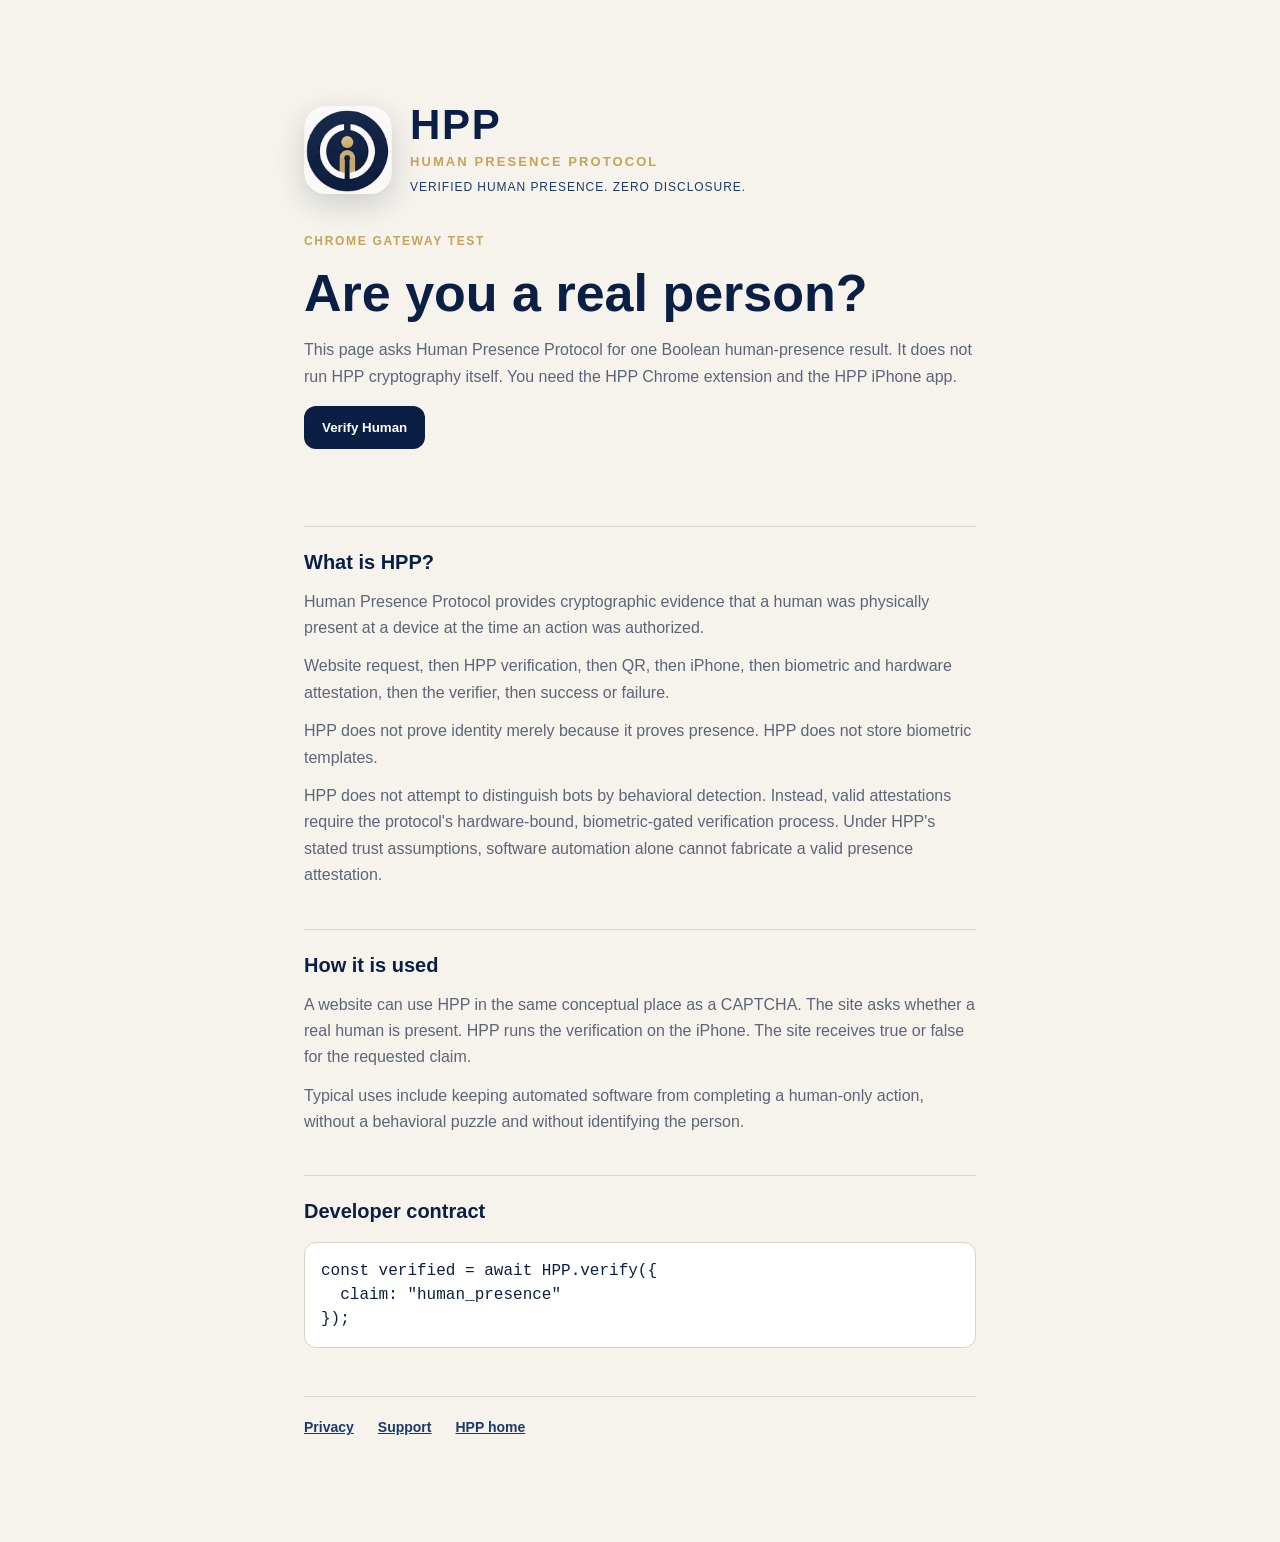
<file: Dev/index.html>
<!doctype html>
<html lang="en">
  <head>
    <meta charset="utf-8">
    <meta name="viewport" content="width=device-width, initial-scale=1">
    <title>HPP Dev</title>
    <meta http-equiv="refresh" content="0; url=Chrome/">
    <link rel="canonical" href="Chrome/">
  </head>
  <body>
    <p><a href="Chrome/">Chrome Gateway test</a></p>
  </body>
</html>
</file>
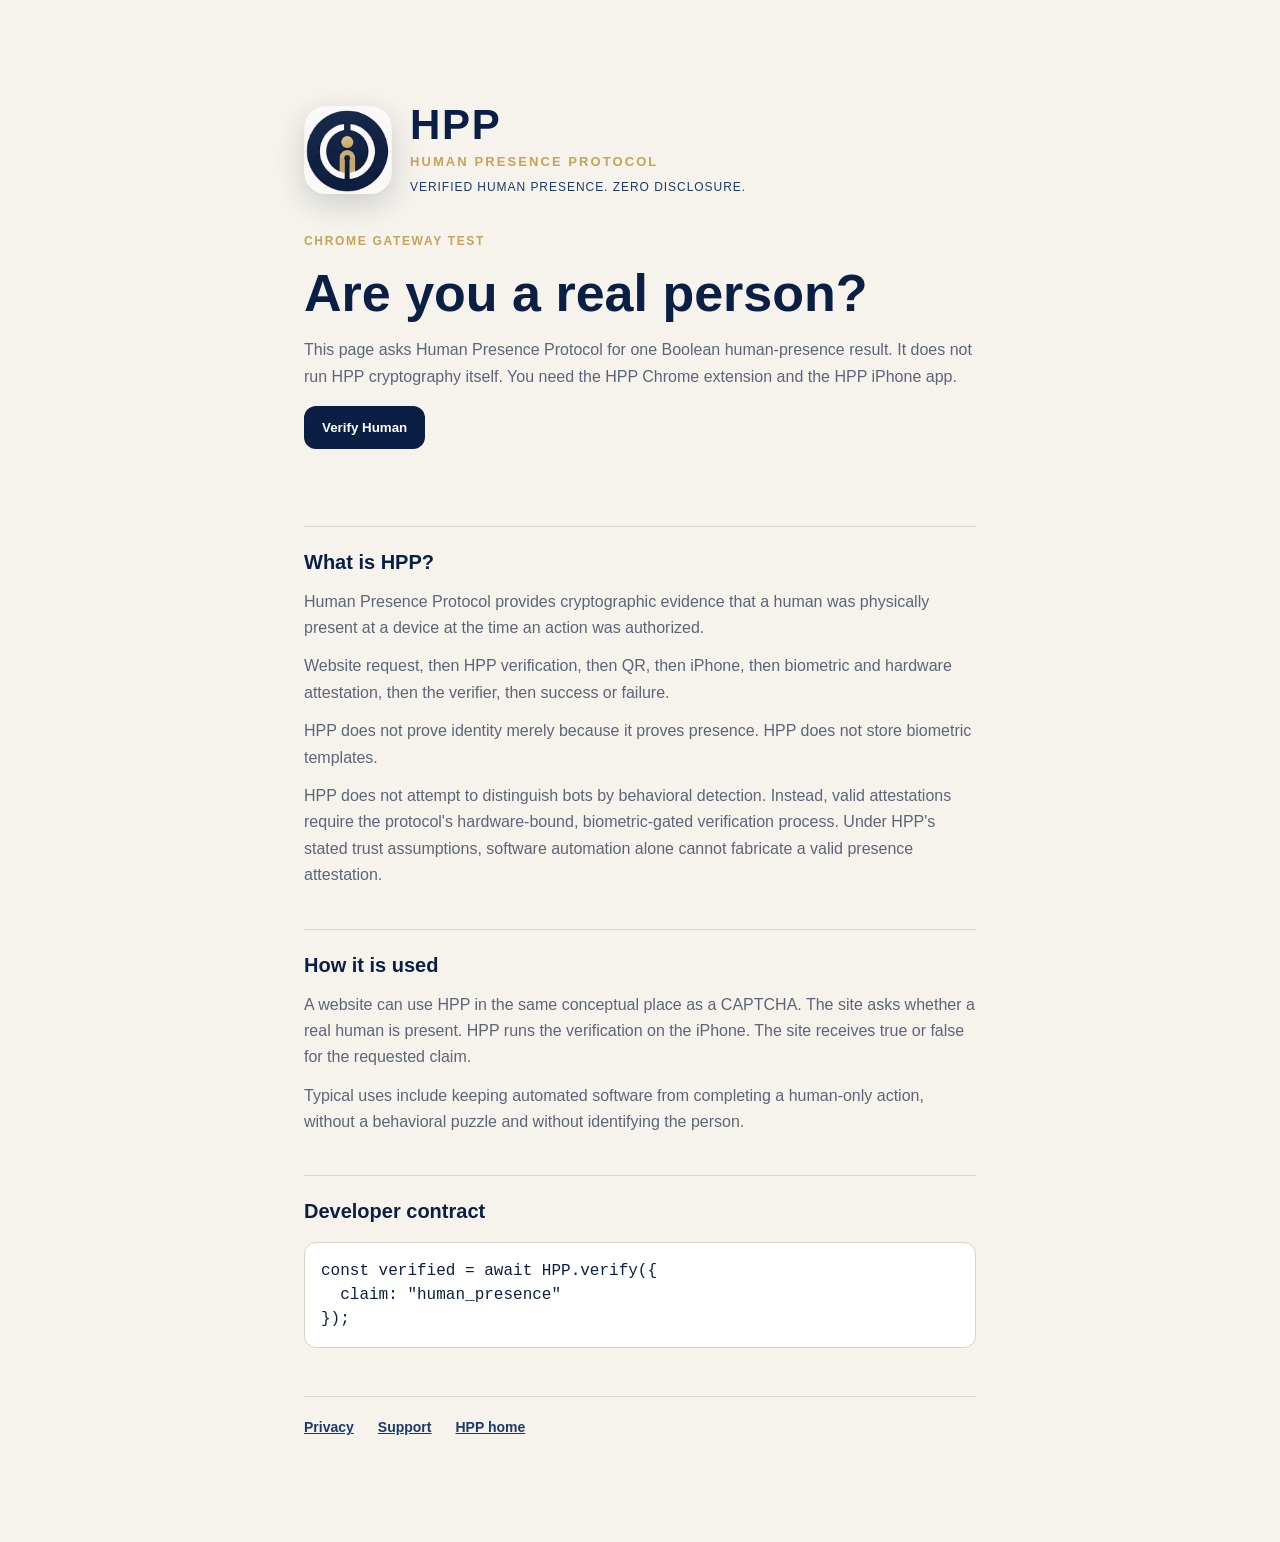
<file: Dev/Chrome/index.html>
<!doctype html>
<html lang="en">
  <head>
    <meta charset="utf-8">
    <meta name="viewport" content="width=device-width, initial-scale=1">
    <meta http-equiv="Content-Security-Policy" content="default-src 'self'; script-src 'self'; style-src 'self'; img-src 'self'; base-uri 'self'; form-action 'self'">
    <title>Human Presence Protocol</title>
    <link rel="stylesheet" href="style.css?v=20260910d">
    <link rel="icon" href="icons/hpp-icon.png" type="image/png">
  </head>
  <body>
    <main>
      <header class="brand">
        <img class="brand-mark" src="icons/hpp-icon.png" width="88" height="88" alt="Human Presence Protocol">
        <div class="brand-text">
          <div class="wordmark">HPP</div>
          <div class="product">Human Presence Protocol</div>
          <div class="tagline">Verified human presence. Zero disclosure.</div>
        </div>
      </header>
      <p class="kicker">Chrome Gateway test</p>
      <h1>Are you a real person?</h1>
      <p class="lead">This page asks Human Presence Protocol for one Boolean human-presence result. It does not run HPP cryptography itself. You need the HPP Chrome extension and the HPP iPhone app.</p>
      <button id="verify" type="button">Verify Human</button>
      <div id="result" aria-live="polite"></div>
      <section class="about">
        <h2>What is HPP?</h2>
        <p>Human Presence Protocol provides cryptographic evidence that a human was physically present at a device at the time an action was authorized.</p>
        <p>Website request, then HPP verification, then QR, then iPhone, then biometric and hardware attestation, then the verifier, then success or failure.</p>
        <p>HPP does not prove identity merely because it proves presence. HPP does not store biometric templates.</p>
        <p>HPP does not attempt to distinguish bots by behavioral detection. Instead, valid attestations require the protocol's hardware-bound, biometric-gated verification process. Under HPP's stated trust assumptions, software automation alone cannot fabricate a valid presence attestation.</p>
      </section>
      <section class="about">
        <h2>How it is used</h2>
        <p>A website can use HPP in the same conceptual place as a CAPTCHA. The site asks whether a real human is present. HPP runs the verification on the iPhone. The site receives true or false for the requested claim.</p>
        <p>Typical uses include keeping automated software from completing a human-only action, without a behavioral puzzle and without identifying the person.</p>
      </section>
      <section>
        <h2>Developer contract</h2>
        <pre>const verified = await HPP.verify({
  claim: "human_presence"
});</pre>
      </section>
      <nav class="site-foot" aria-label="Site">
        <a href="Privacy/">Privacy</a>
        <a href="Support/">Support</a>
        <a href="https://humanpresenceprotocol.com/">HPP home</a>
      </nav>
    </main>
    <script src="hpp-web.js"></script>
    <script src="app.js?v=20260910-verified"></script>
  </body>
</html>
</file>
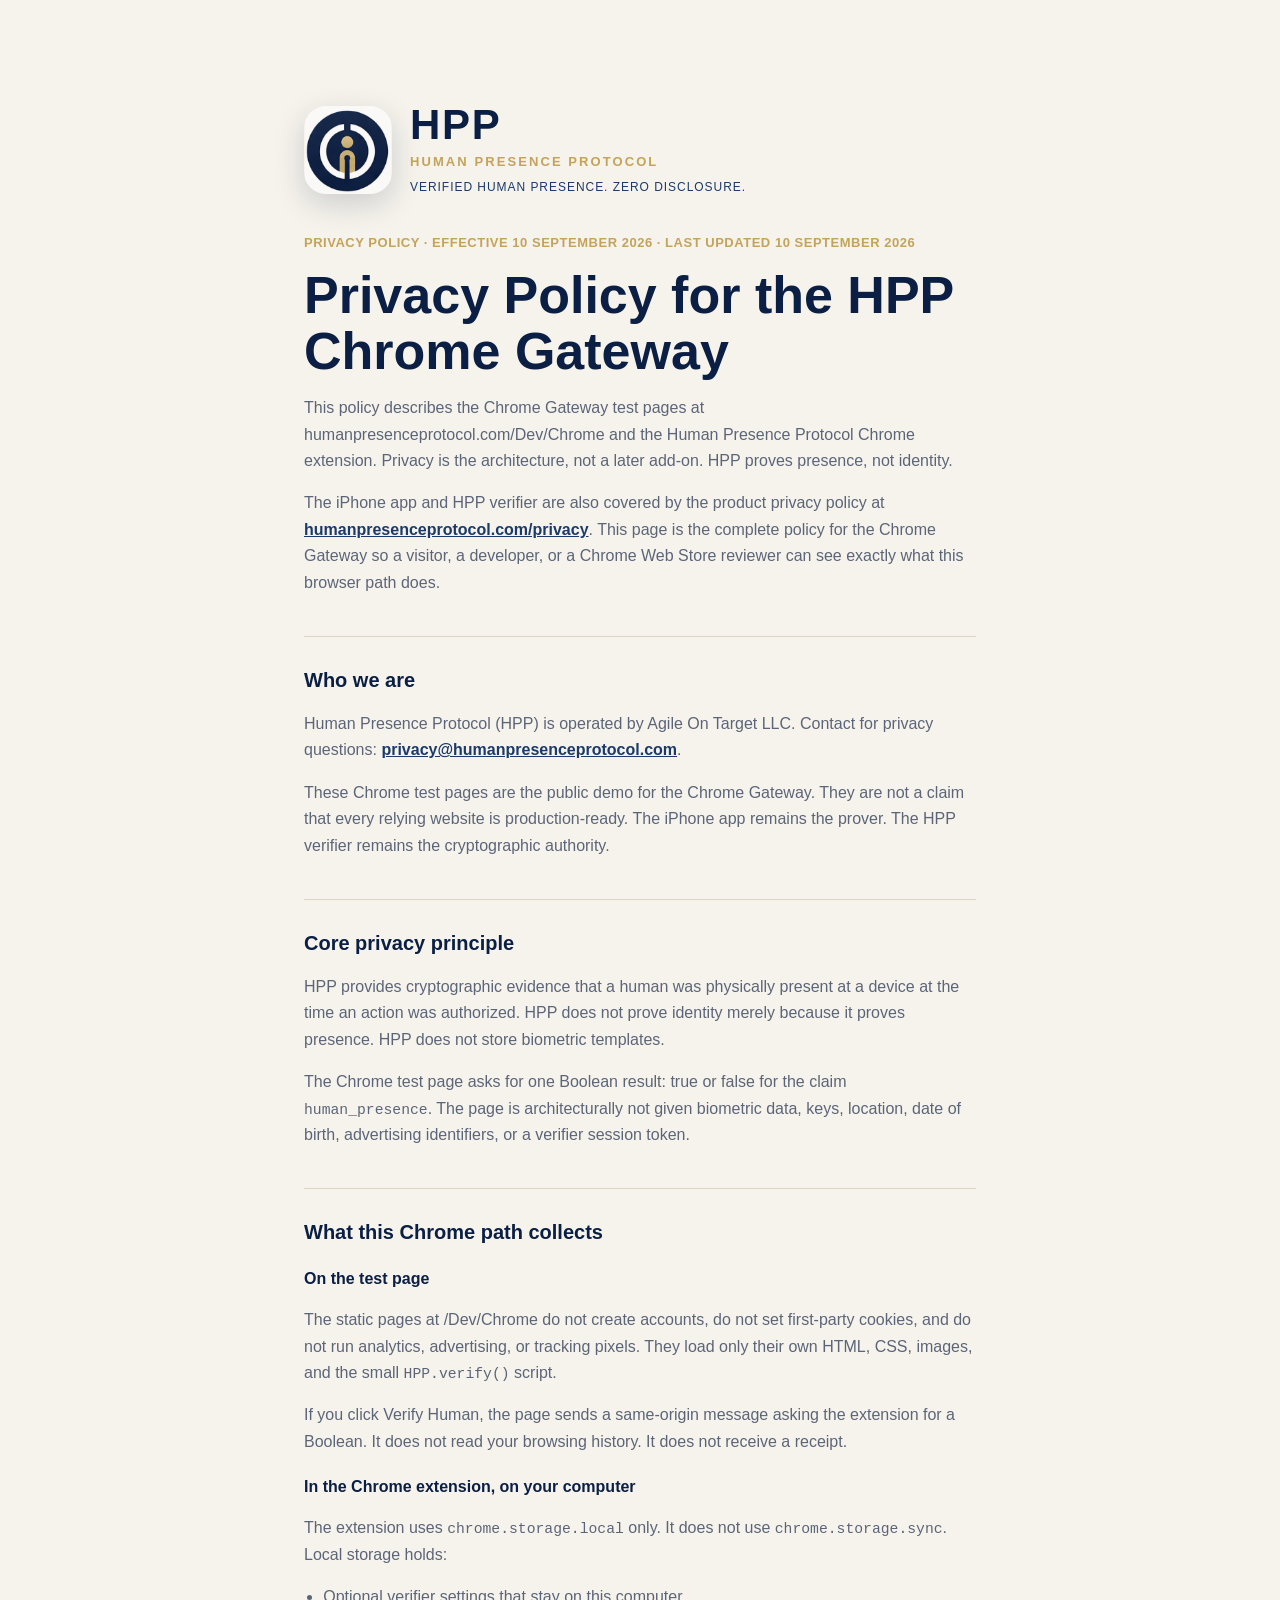
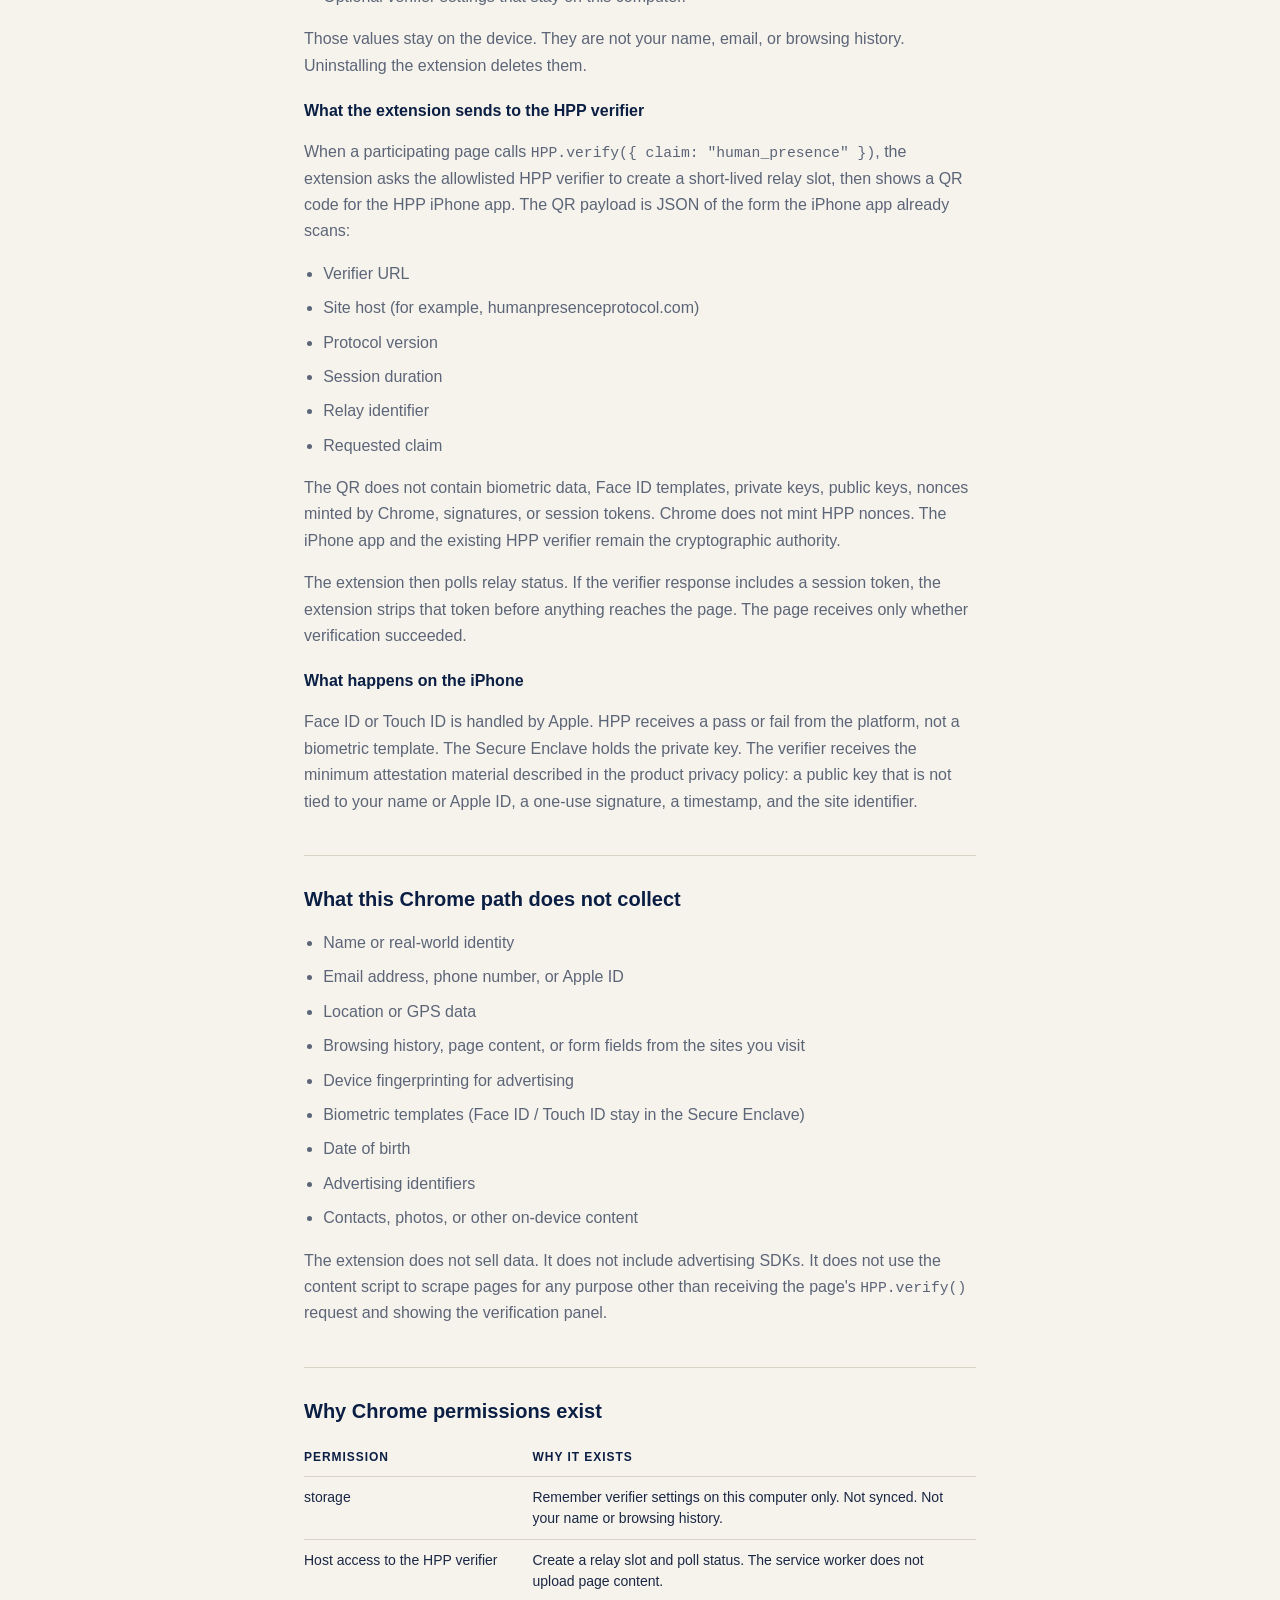
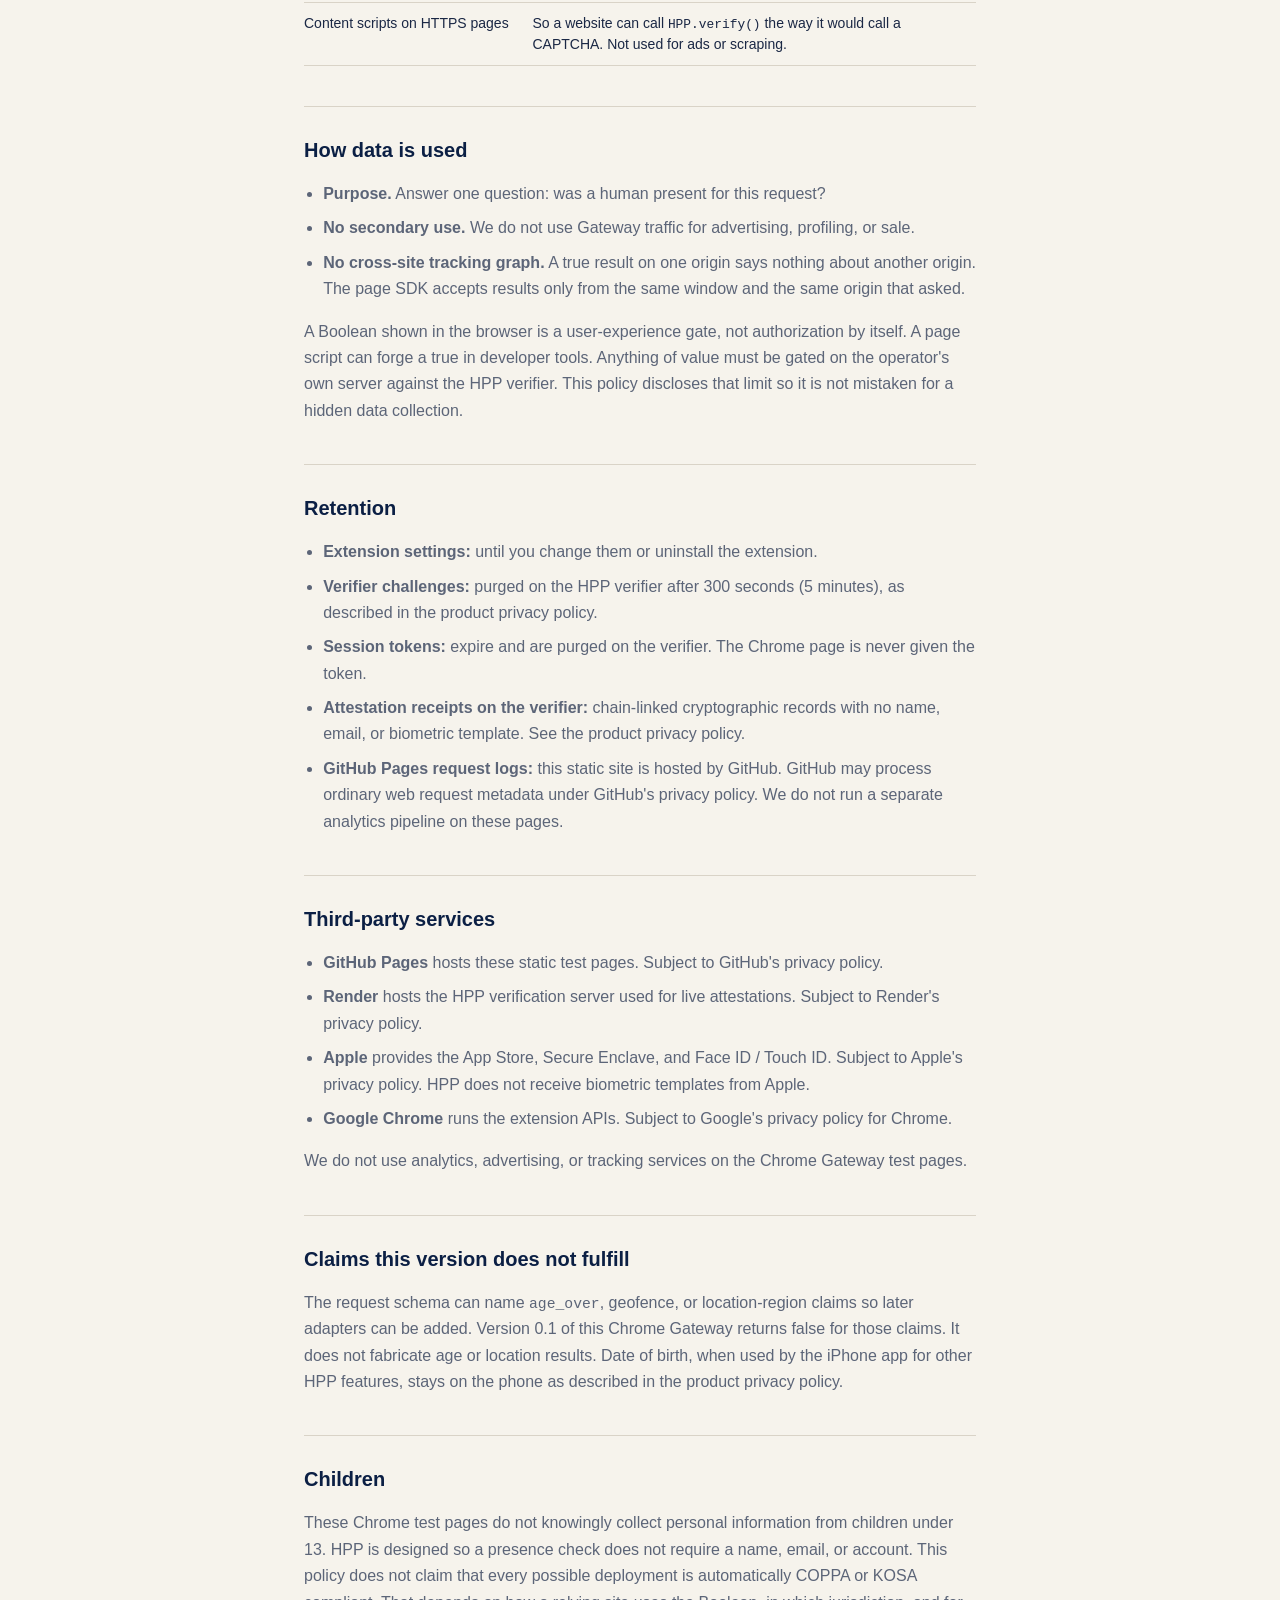
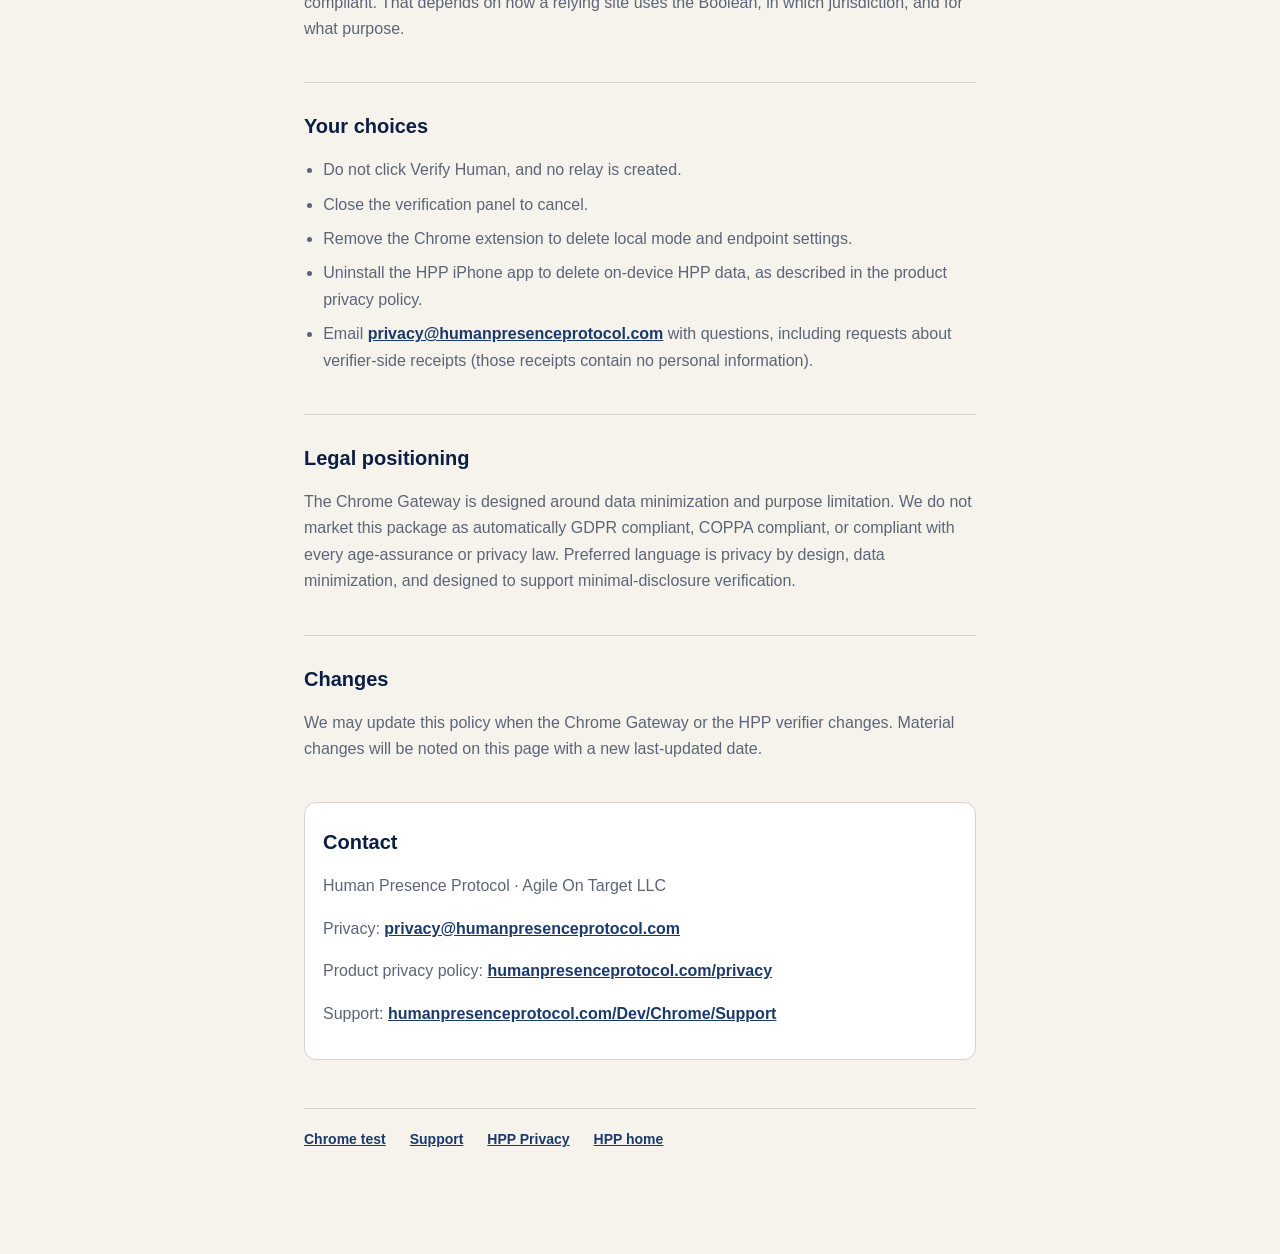
<file: Dev/Chrome/Privacy/index.html>
<!doctype html>
<html lang="en">
  <head>
    <meta charset="utf-8">
    <meta name="viewport" content="width=device-width, initial-scale=1">
    <meta http-equiv="Content-Security-Policy" content="default-src 'self'; style-src 'self'; img-src 'self'; base-uri 'self'">
    <title>Privacy Policy: HPP Chrome Gateway</title>
    <link rel="stylesheet" href="../style.css?v=20260910d">
    <link rel="icon" href="../icons/hpp-icon.png" type="image/png">
  </head>
  <body>
    <main class="policy">
      <header class="brand">
        <img class="brand-mark" src="../icons/hpp-icon.png" width="88" height="88" alt="Human Presence Protocol">
        <div class="brand-text">
          <div class="wordmark">HPP</div>
          <div class="product">Human Presence Protocol</div>
          <div class="tagline">Verified human presence. Zero disclosure.</div>
        </div>
      </header>
      <p class="meta">Privacy Policy · Effective 10 September 2026 · Last updated 10 September 2026</p>
      <h1>Privacy Policy for the HPP Chrome Gateway</h1>
      <p class="lead">This policy describes the Chrome Gateway test pages at humanpresenceprotocol.com/Dev/Chrome and the Human Presence Protocol Chrome extension. Privacy is the architecture, not a later add-on. HPP proves presence, not identity.</p>
      <p>The iPhone app and HPP verifier are also covered by the product privacy policy at <a href="https://humanpresenceprotocol.com/privacy">humanpresenceprotocol.com/privacy</a>. This page is the complete policy for the Chrome Gateway so a visitor, a developer, or a Chrome Web Store reviewer can see exactly what this browser path does.</p>

      <section>
        <h2>Who we are</h2>
        <p>Human Presence Protocol (HPP) is operated by Agile On Target LLC. Contact for privacy questions: <a href="mailto:privacy@humanpresenceprotocol.com">privacy@humanpresenceprotocol.com</a>.</p>
        <p>These Chrome test pages are the public demo for the Chrome Gateway. They are not a claim that every relying website is production-ready. The iPhone app remains the prover. The HPP verifier remains the cryptographic authority.</p>
      </section>

      <section>
        <h2>Core privacy principle</h2>
        <p>HPP provides cryptographic evidence that a human was physically present at a device at the time an action was authorized. HPP does not prove identity merely because it proves presence. HPP does not store biometric templates.</p>
        <p>The Chrome test page asks for one Boolean result: true or false for the claim <code>human_presence</code>. The page is architecturally not given biometric data, keys, location, date of birth, advertising identifiers, or a verifier session token.</p>
      </section>

      <section>
        <h2>What this Chrome path collects</h2>
        <h3>On the test page</h3>
        <p>The static pages at /Dev/Chrome do not create accounts, do not set first-party cookies, and do not run analytics, advertising, or tracking pixels. They load only their own HTML, CSS, images, and the small <code>HPP.verify()</code> script.</p>
        <p>If you click Verify Human, the page sends a same-origin message asking the extension for a Boolean. It does not read your browsing history. It does not receive a receipt.</p>

        <h3>In the Chrome extension, on your computer</h3>
        <p>The extension uses <code>chrome.storage.local</code> only. It does not use <code>chrome.storage.sync</code>. Local storage holds:</p>
        <ul>
          <li>Optional verifier settings that stay on this computer.</li>
        </ul>
        <p>Those values stay on the device. They are not your name, email, or browsing history. Uninstalling the extension deletes them.</p>

        <h3>What the extension sends to the HPP verifier</h3>
        <p>When a participating page calls <code>HPP.verify({ claim: "human_presence" })</code>, the extension asks the allowlisted HPP verifier to create a short-lived relay slot, then shows a QR code for the HPP iPhone app. The QR payload is JSON of the form the iPhone app already scans:</p>
        <ul>
          <li>Verifier URL</li>
          <li>Site host (for example, humanpresenceprotocol.com)</li>
          <li>Protocol version</li>
          <li>Session duration</li>
          <li>Relay identifier</li>
          <li>Requested claim</li>
        </ul>
        <p>The QR does not contain biometric data, Face ID templates, private keys, public keys, nonces minted by Chrome, signatures, or session tokens. Chrome does not mint HPP nonces. The iPhone app and the existing HPP verifier remain the cryptographic authority.</p>
        <p>The extension then polls relay status. If the verifier response includes a session token, the extension strips that token before anything reaches the page. The page receives only whether verification succeeded.</p>

        <h3>What happens on the iPhone</h3>
        <p>Face ID or Touch ID is handled by Apple. HPP receives a pass or fail from the platform, not a biometric template. The Secure Enclave holds the private key. The verifier receives the minimum attestation material described in the product privacy policy: a public key that is not tied to your name or Apple ID, a one-use signature, a timestamp, and the site identifier.</p>
      </section>

      <section>
        <h2>What this Chrome path does not collect</h2>
        <ul>
          <li>Name or real-world identity</li>
          <li>Email address, phone number, or Apple ID</li>
          <li>Location or GPS data</li>
          <li>Browsing history, page content, or form fields from the sites you visit</li>
          <li>Device fingerprinting for advertising</li>
          <li>Biometric templates (Face ID / Touch ID stay in the Secure Enclave)</li>
          <li>Date of birth</li>
          <li>Advertising identifiers</li>
          <li>Contacts, photos, or other on-device content</li>
        </ul>
        <p>The extension does not sell data. It does not include advertising SDKs. It does not use the content script to scrape pages for any purpose other than receiving the page's <code>HPP.verify()</code> request and showing the verification panel.</p>
      </section>

      <section>
        <h2>Why Chrome permissions exist</h2>
        <table>
          <thead>
            <tr><th>Permission</th><th>Why it exists</th></tr>
          </thead>
          <tbody>
            <tr>
              <td>storage</td>
              <td>Remember verifier settings on this computer only. Not synced. Not your name or browsing history.</td>
            </tr>
            <tr>
              <td>Host access to the HPP verifier</td>
              <td>Create a relay slot and poll status. The service worker does not upload page content.</td>
            </tr>
            <tr>
              <td>Content scripts on HTTPS pages</td>
              <td>So a website can call <code>HPP.verify()</code> the way it would call a CAPTCHA. Not used for ads or scraping.</td>
            </tr>
          </tbody>
        </table>
      </section>

      <section>
        <h2>How data is used</h2>
        <ul>
          <li><strong>Purpose.</strong> Answer one question: was a human present for this request?</li>
          <li><strong>No secondary use.</strong> We do not use Gateway traffic for advertising, profiling, or sale.</li>
          <li><strong>No cross-site tracking graph.</strong> A true result on one origin says nothing about another origin. The page SDK accepts results only from the same window and the same origin that asked.</li>
        </ul>
        <p>A Boolean shown in the browser is a user-experience gate, not authorization by itself. A page script can forge a true in developer tools. Anything of value must be gated on the operator's own server against the HPP verifier. This policy discloses that limit so it is not mistaken for a hidden data collection.</p>
      </section>

      <section>
        <h2>Retention</h2>
        <ul>
          <li><strong>Extension settings:</strong> until you change them or uninstall the extension.</li>
          <li><strong>Verifier challenges:</strong> purged on the HPP verifier after 300 seconds (5 minutes), as described in the product privacy policy.</li>
          <li><strong>Session tokens:</strong> expire and are purged on the verifier. The Chrome page is never given the token.</li>
          <li><strong>Attestation receipts on the verifier:</strong> chain-linked cryptographic records with no name, email, or biometric template. See the product privacy policy.</li>
          <li><strong>GitHub Pages request logs:</strong> this static site is hosted by GitHub. GitHub may process ordinary web request metadata under GitHub's privacy policy. We do not run a separate analytics pipeline on these pages.</li>
        </ul>
      </section>

      <section>
        <h2>Third-party services</h2>
        <ul>
          <li><strong>GitHub Pages</strong> hosts these static test pages. Subject to GitHub's privacy policy.</li>
          <li><strong>Render</strong> hosts the HPP verification server used for live attestations. Subject to Render's privacy policy.</li>
          <li><strong>Apple</strong> provides the App Store, Secure Enclave, and Face ID / Touch ID. Subject to Apple's privacy policy. HPP does not receive biometric templates from Apple.</li>
          <li><strong>Google Chrome</strong> runs the extension APIs. Subject to Google's privacy policy for Chrome.</li>
        </ul>
        <p>We do not use analytics, advertising, or tracking services on the Chrome Gateway test pages.</p>
      </section>

      <section>
        <h2>Claims this version does not fulfill</h2>
        <p>The request schema can name <code>age_over</code>, geofence, or location-region claims so later adapters can be added. Version 0.1 of this Chrome Gateway returns false for those claims. It does not fabricate age or location results. Date of birth, when used by the iPhone app for other HPP features, stays on the phone as described in the product privacy policy.</p>
      </section>

      <section>
        <h2>Children</h2>
        <p>These Chrome test pages do not knowingly collect personal information from children under 13. HPP is designed so a presence check does not require a name, email, or account. This policy does not claim that every possible deployment is automatically COPPA or KOSA compliant. That depends on how a relying site uses the Boolean, in which jurisdiction, and for what purpose.</p>
      </section>

      <section>
        <h2>Your choices</h2>
        <ul>
          <li>Do not click Verify Human, and no relay is created.</li>
          <li>Close the verification panel to cancel.</li>
          <li>Remove the Chrome extension to delete local mode and endpoint settings.</li>
          <li>Uninstall the HPP iPhone app to delete on-device HPP data, as described in the product privacy policy.</li>
          <li>Email <a href="mailto:privacy@humanpresenceprotocol.com">privacy@humanpresenceprotocol.com</a> with questions, including requests about verifier-side receipts (those receipts contain no personal information).</li>
        </ul>
      </section>

      <section>
        <h2>Legal positioning</h2>
        <p>The Chrome Gateway is designed around data minimization and purpose limitation. We do not market this package as automatically GDPR compliant, COPPA compliant, or compliant with every age-assurance or privacy law. Preferred language is privacy by design, data minimization, and designed to support minimal-disclosure verification.</p>
      </section>

      <section>
        <h2>Changes</h2>
        <p>We may update this policy when the Chrome Gateway or the HPP verifier changes. Material changes will be noted on this page with a new last-updated date.</p>
      </section>

      <section class="contact">
        <h2>Contact</h2>
        <p>Human Presence Protocol · Agile On Target LLC</p>
        <p>Privacy: <a href="mailto:privacy@humanpresenceprotocol.com">privacy@humanpresenceprotocol.com</a></p>
        <p>Product privacy policy: <a href="https://humanpresenceprotocol.com/privacy">humanpresenceprotocol.com/privacy</a></p>
        <p>Support: <a href="https://humanpresenceprotocol.com/Dev/Chrome/Support">humanpresenceprotocol.com/Dev/Chrome/Support</a></p>
      </section>

      <nav class="site-foot" aria-label="Site">
        <a href="../">Chrome test</a>
        <a href="../Support/">Support</a>
        <a href="https://humanpresenceprotocol.com/privacy">HPP Privacy</a>
        <a href="https://humanpresenceprotocol.com/">HPP home</a>
      </nav>
    </main>
  </body>
</html>
</file>
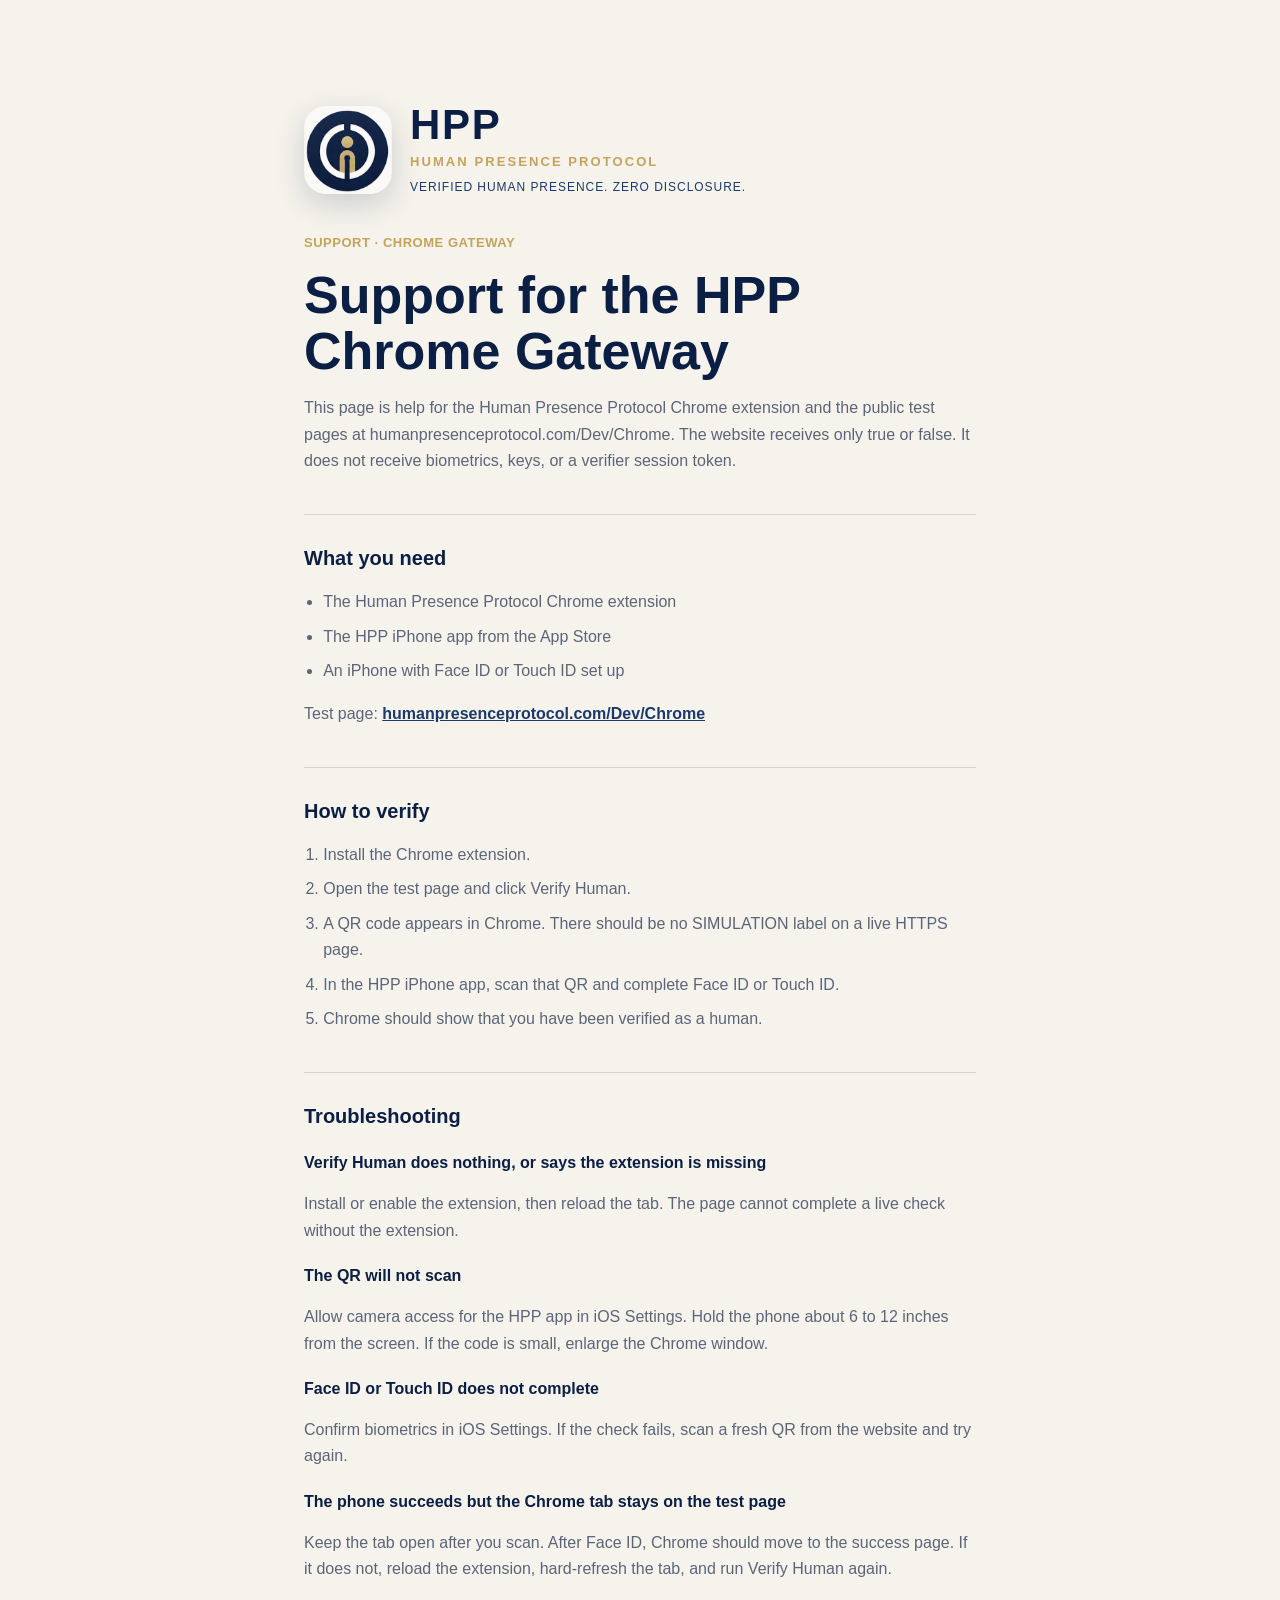
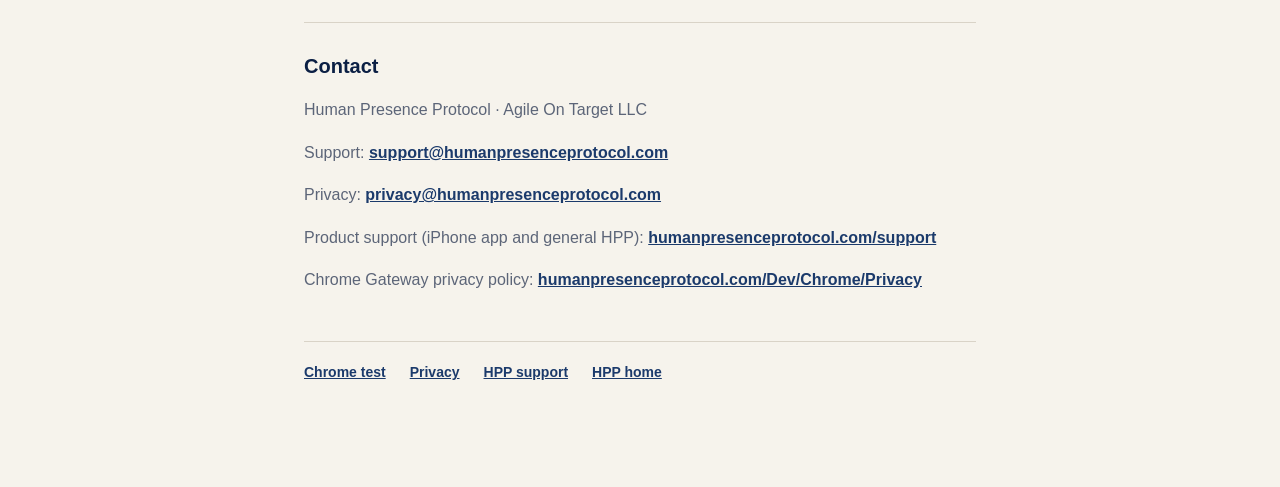
<file: Dev/Chrome/Support/index.html>
<!doctype html>
<html lang="en">
  <head>
    <meta charset="utf-8">
    <meta name="viewport" content="width=device-width, initial-scale=1">
    <meta http-equiv="Content-Security-Policy" content="default-src 'self'; style-src 'self'; img-src 'self'; base-uri 'self'">
    <title>Support: HPP Chrome Gateway</title>
    <link rel="stylesheet" href="../style.css?v=20260910d">
    <link rel="icon" href="../icons/hpp-icon.png" type="image/png">
  </head>
  <body>
    <main class="policy">
      <header class="brand">
        <img class="brand-mark" src="../icons/hpp-icon.png" width="88" height="88" alt="Human Presence Protocol">
        <div class="brand-text">
          <div class="wordmark">HPP</div>
          <div class="product">Human Presence Protocol</div>
          <div class="tagline">Verified human presence. Zero disclosure.</div>
        </div>
      </header>
      <p class="meta">Support · Chrome Gateway</p>
      <h1>Support for the HPP Chrome Gateway</h1>
      <p class="lead">This page is help for the Human Presence Protocol Chrome extension and the public test pages at humanpresenceprotocol.com/Dev/Chrome. The website receives only true or false. It does not receive biometrics, keys, or a verifier session token.</p>

      <section>
        <h2>What you need</h2>
        <ul>
          <li>The Human Presence Protocol Chrome extension</li>
          <li>The HPP iPhone app from the App Store</li>
          <li>An iPhone with Face ID or Touch ID set up</li>
        </ul>
        <p>Test page: <a href="https://humanpresenceprotocol.com/Dev/Chrome">humanpresenceprotocol.com/Dev/Chrome</a></p>
      </section>

      <section>
        <h2>How to verify</h2>
        <ol>
          <li>Install the Chrome extension.</li>
          <li>Open the test page and click Verify Human.</li>
          <li>A QR code appears in Chrome. There should be no SIMULATION label on a live HTTPS page.</li>
          <li>In the HPP iPhone app, scan that QR and complete Face ID or Touch ID.</li>
          <li>Chrome should show that you have been verified as a human.</li>
        </ol>
      </section>

      <section>
        <h2>Troubleshooting</h2>
        <h3>Verify Human does nothing, or says the extension is missing</h3>
        <p>Install or enable the extension, then reload the tab. The page cannot complete a live check without the extension.</p>

        <h3>The QR will not scan</h3>
        <p>Allow camera access for the HPP app in iOS Settings. Hold the phone about 6 to 12 inches from the screen. If the code is small, enlarge the Chrome window.</p>

        <h3>Face ID or Touch ID does not complete</h3>
        <p>Confirm biometrics in iOS Settings. If the check fails, scan a fresh QR from the website and try again.</p>

        <h3>The phone succeeds but the Chrome tab stays on the test page</h3>
        <p>Keep the tab open after you scan. After Face ID, Chrome should move to the success page. If it does not, reload the extension, hard-refresh the tab, and run Verify Human again.</p>
      </section>

      <section>
        <h2>Contact</h2>
        <p>Human Presence Protocol · Agile On Target LLC</p>
        <p>Support: <a href="mailto:support@humanpresenceprotocol.com">support@humanpresenceprotocol.com</a></p>
        <p>Privacy: <a href="mailto:privacy@humanpresenceprotocol.com">privacy@humanpresenceprotocol.com</a></p>
        <p>Product support (iPhone app and general HPP): <a href="https://humanpresenceprotocol.com/support">humanpresenceprotocol.com/support</a></p>
        <p>Chrome Gateway privacy policy: <a href="https://humanpresenceprotocol.com/Dev/Chrome/Privacy">humanpresenceprotocol.com/Dev/Chrome/Privacy</a></p>
      </section>

      <nav class="site-foot" aria-label="Site">
        <a href="../">Chrome test</a>
        <a href="../Privacy/">Privacy</a>
        <a href="https://humanpresenceprotocol.com/support">HPP support</a>
        <a href="https://humanpresenceprotocol.com/">HPP home</a>
      </nav>
    </main>
  </body>
</html>
</file>
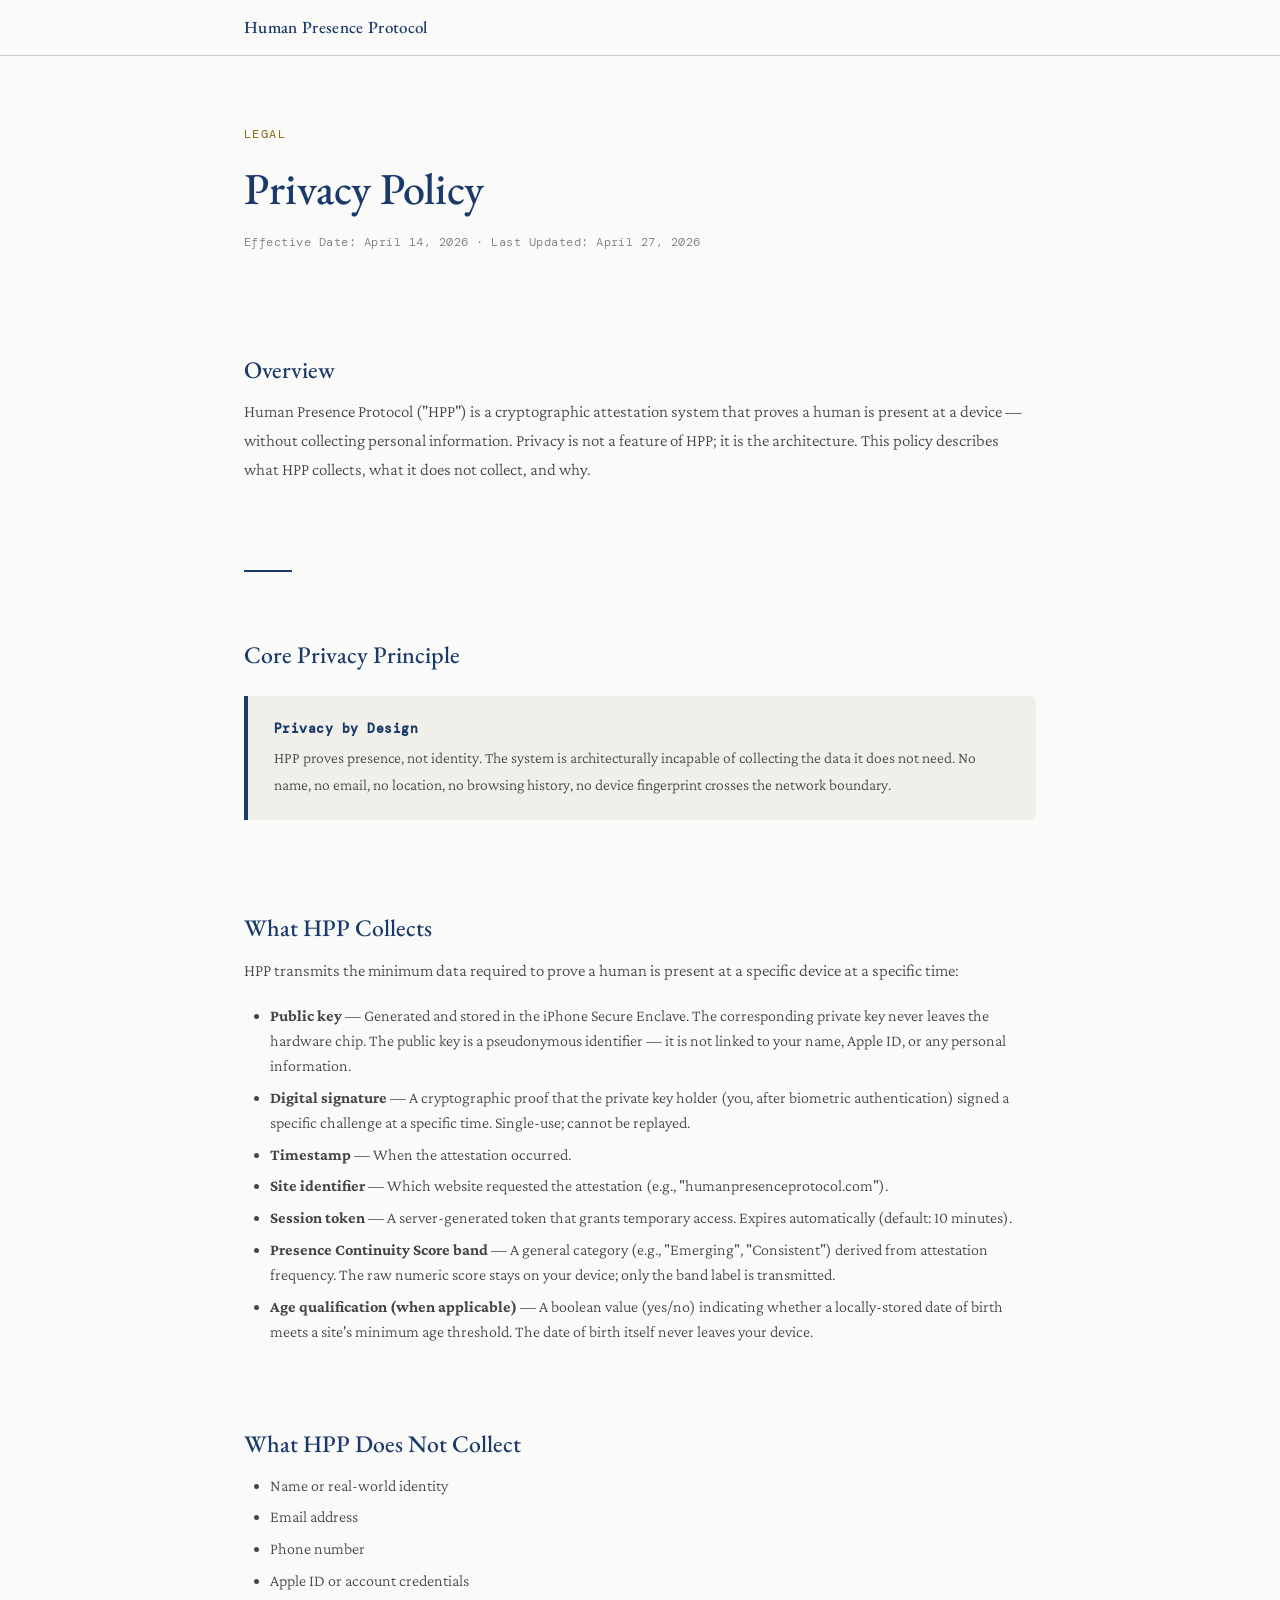
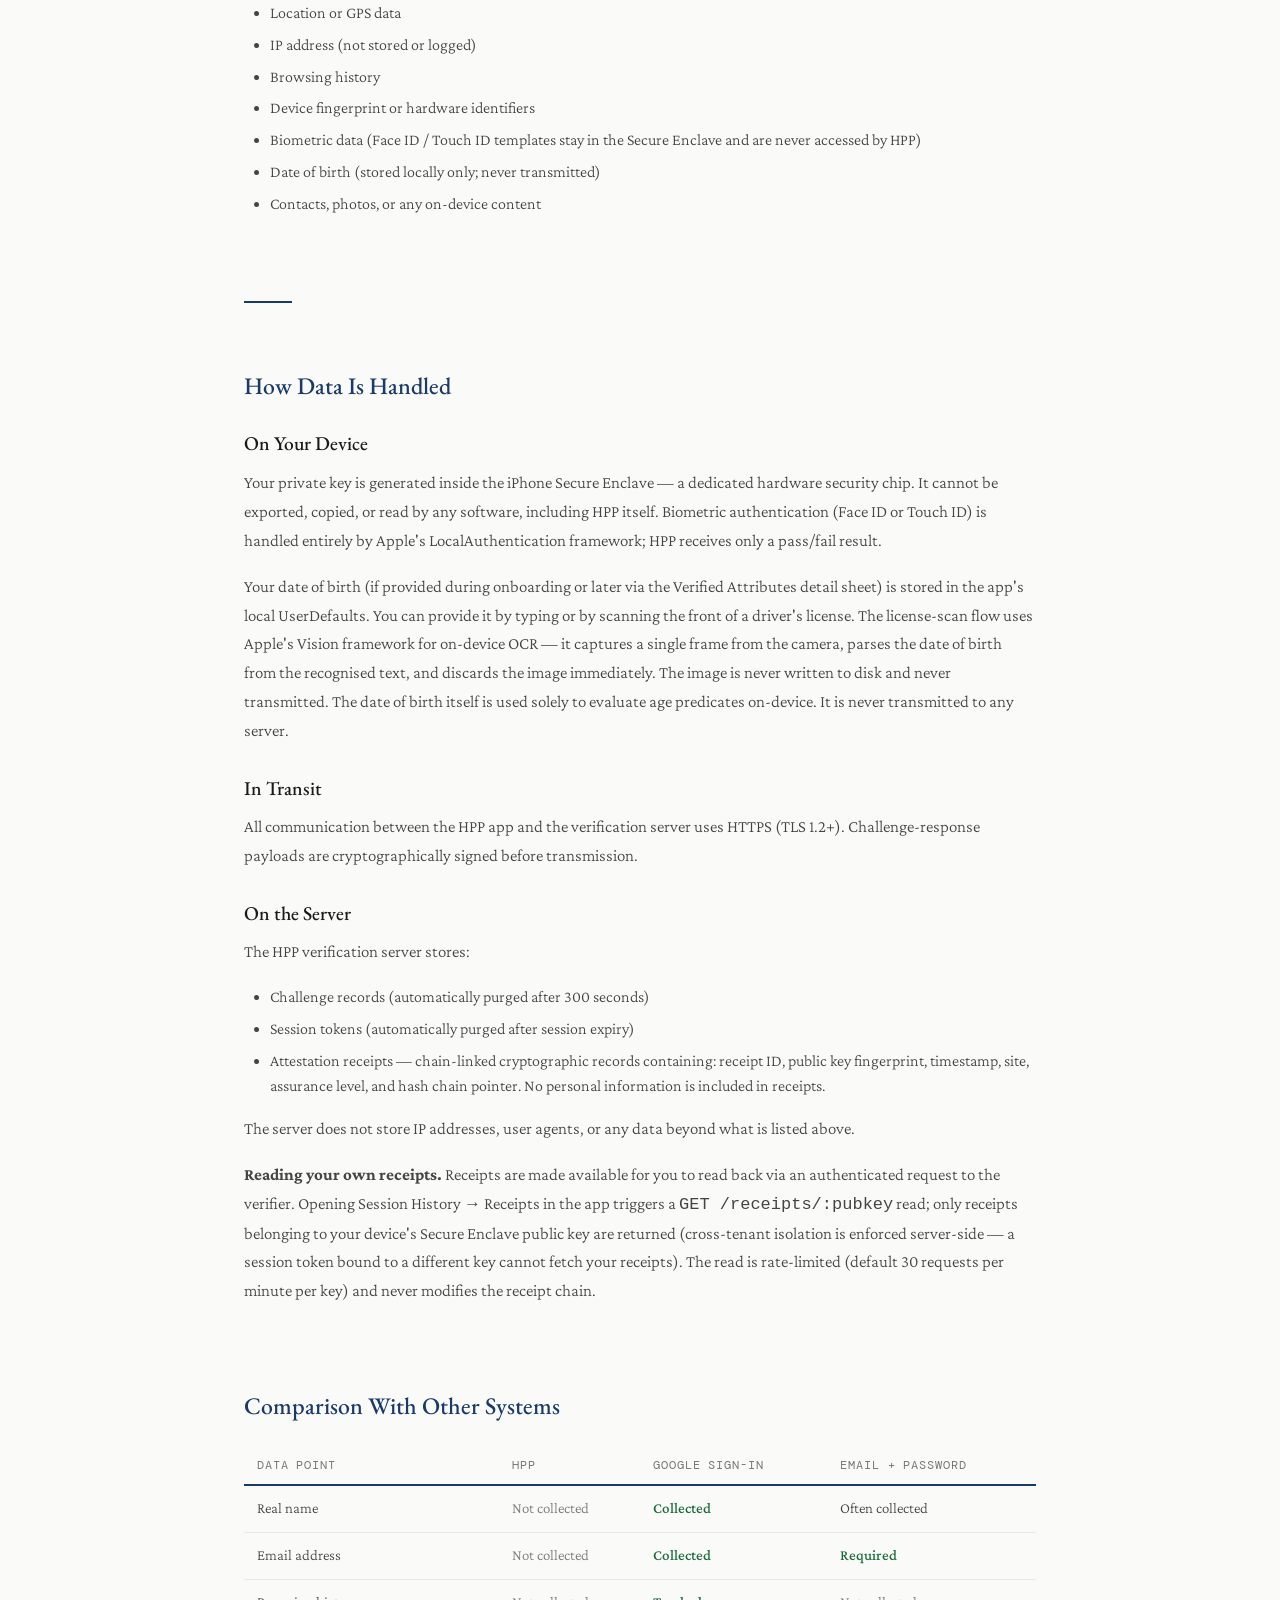
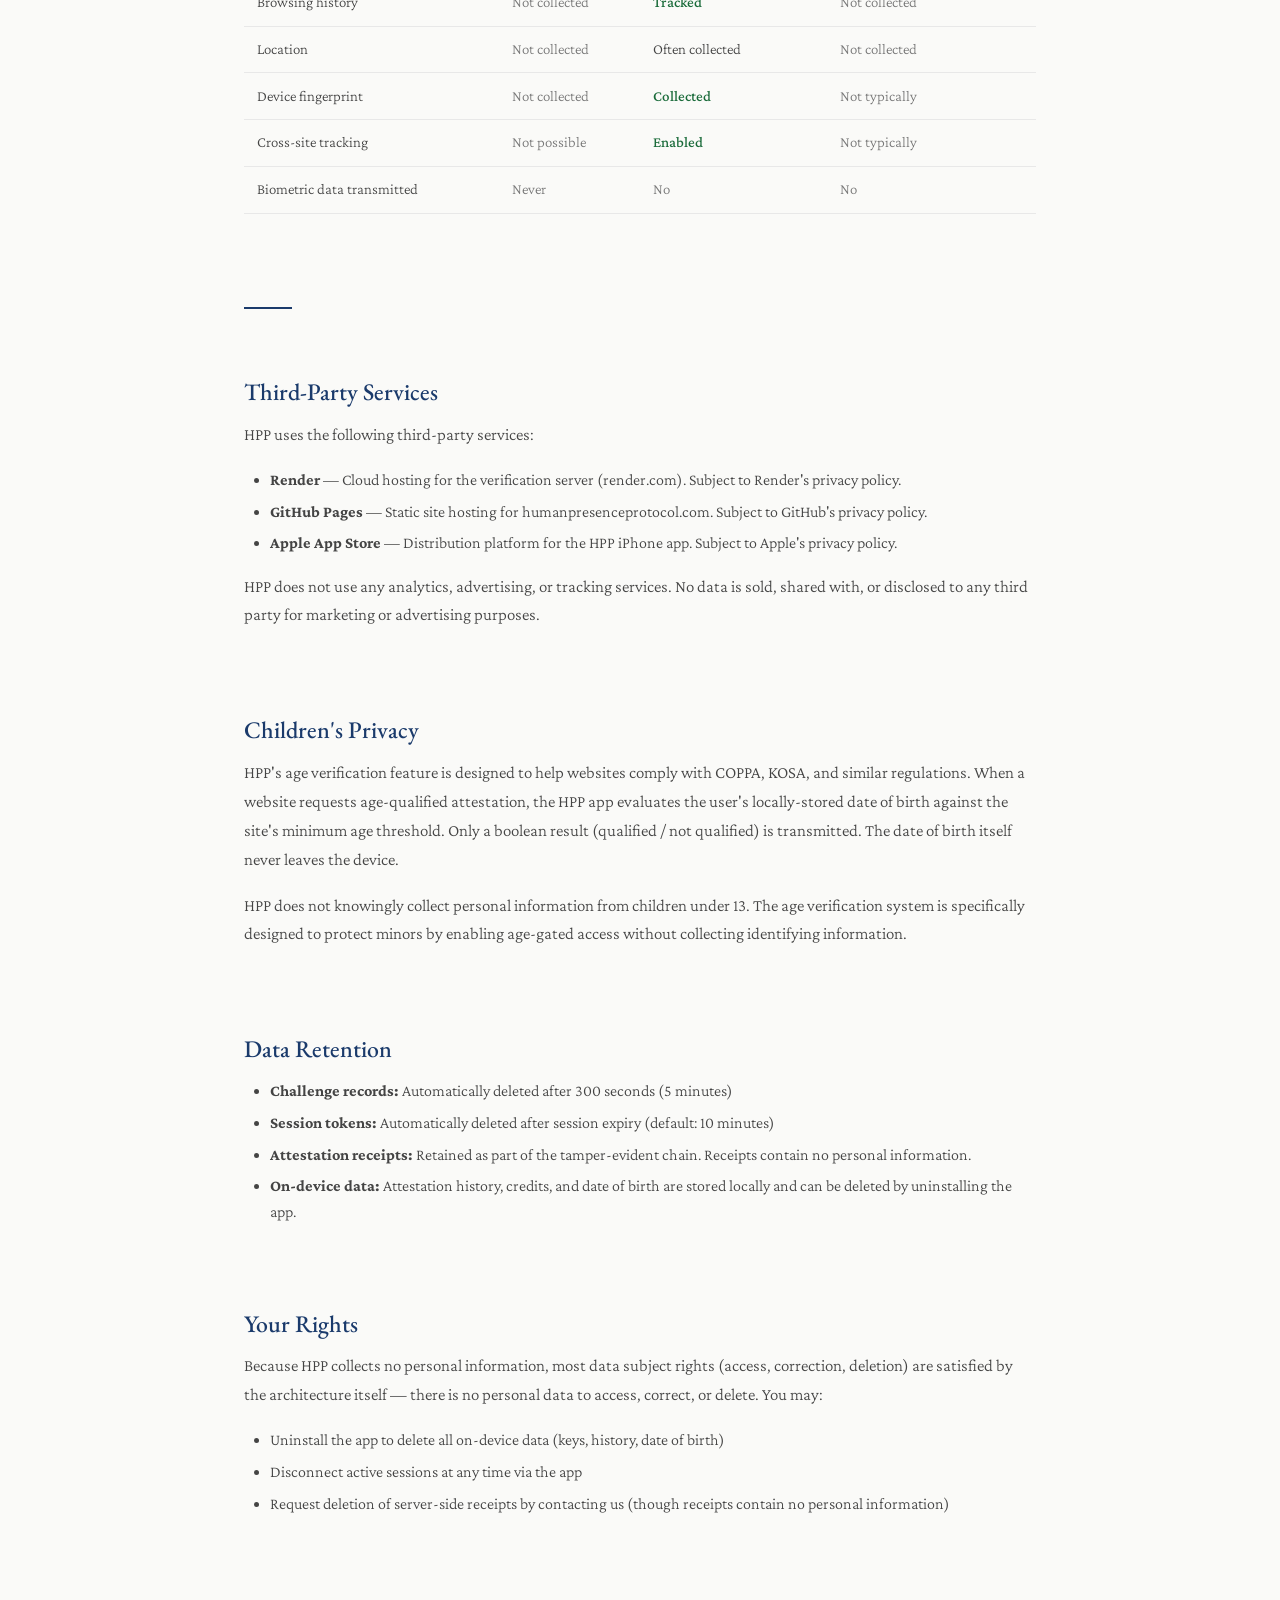
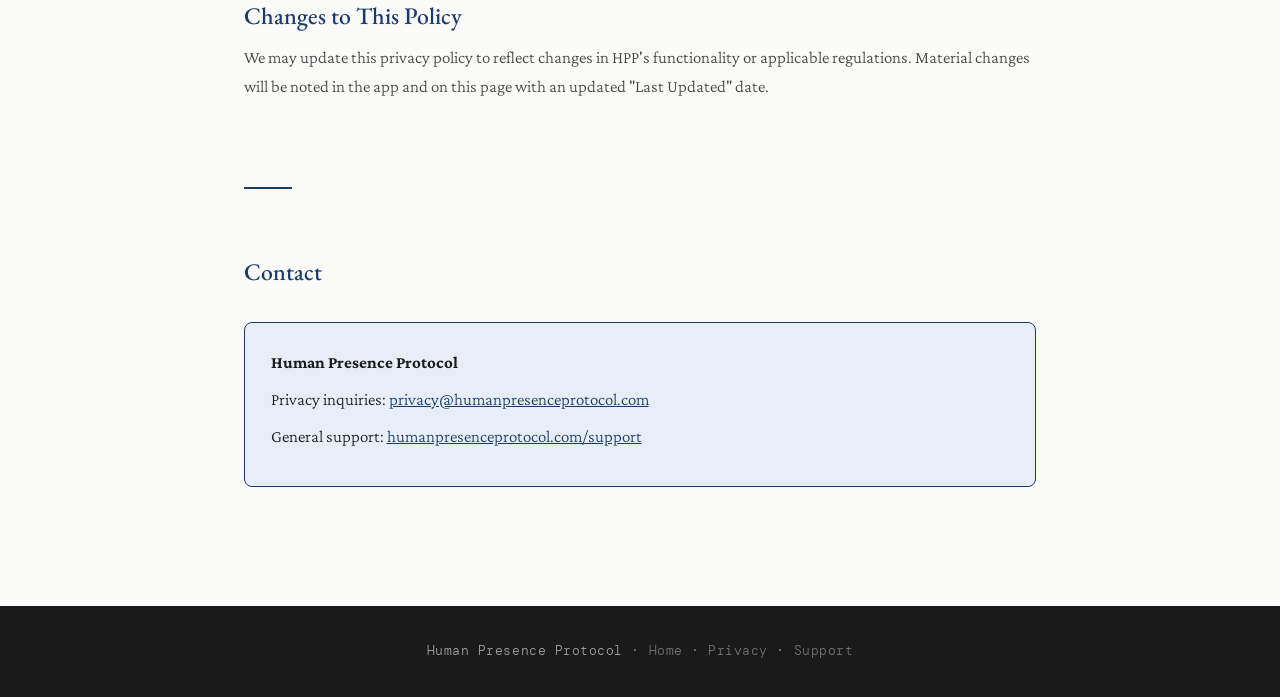
<file: privacy.html>
<!DOCTYPE html>
<html lang="en">
<head>
<meta charset="UTF-8">
<meta name="viewport" content="width=device-width, initial-scale=1.0">
<title>Privacy Policy — Human Presence Protocol</title>
<link rel="preconnect" href="https://fonts.googleapis.com">
<link href="https://fonts.googleapis.com/css2?family=EB+Garamond:ital,wght@0,400;0,500;0,600;1,400;1,500&family=DM+Mono:wght@300;400;500&family=Crimson+Pro:ital,wght@0,300;0,400;0,600;1,300;1,400&display=swap" rel="stylesheet">
<style>
:root {
  --ink: #1a1a1a; --ink-light: #444; --ink-muted: #777;
  --bg: #fafaf8; --bg-section: #f0efe9;
  --accent: #1a3a6b; --accent-mid: #2c5282; --accent-light: #e8eef7;
  --gold: #8b6914; --gold-light: #f7f2e4;
  --rule: #ccc; --rule-light: #e8e8e8;
  --green-dark: #1a6b3a;
  --serif: 'EB Garamond', Georgia, serif;
  --mono: 'DM Mono', monospace;
  --body: 'Crimson Pro', Georgia, serif;
  --nav-h: 56px;
}

* { box-sizing: border-box; margin: 0; padding: 0; }
html { scroll-behavior: smooth; font-size: 17px; }
body {
  background: var(--bg); color: var(--ink);
  font-family: var(--body); font-weight: 300;
  line-height: 1.7; -webkit-font-smoothing: antialiased;
}

nav {
  position: sticky; top: 0; z-index: 100;
  background: rgba(250,250,248,0.97);
  border-bottom: 1px solid var(--rule);
  backdrop-filter: blur(8px);
  height: var(--nav-h); display: flex; align-items: center;
}
.nav-inner {
  max-width: 860px; margin: 0 auto; padding: 0 2rem;
  display: flex; align-items: center; width: 100%;
}
.nav-logo {
  font-family: var(--serif); font-size: 1rem; font-weight: 500;
  color: var(--accent); text-decoration: none; letter-spacing: 0.02em;
}

.container { max-width: 860px; margin: 0 auto; padding: 0 2rem; }

.hero { padding: 4rem 0 2rem; }
.hero-eyebrow {
  font-family: var(--mono); font-size: 0.72rem; font-weight: 400;
  letter-spacing: 0.12em; text-transform: uppercase; color: var(--gold);
  margin-bottom: 1rem; display: block;
}
.hero-title {
  font-family: var(--serif); font-size: clamp(1.8rem, 4vw, 2.6rem);
  font-weight: 500; line-height: 1.2; color: var(--accent);
  margin-bottom: 1rem;
}
.hero-meta {
  font-family: var(--mono); font-size: 0.72rem; color: var(--ink-muted);
  letter-spacing: 0.04em; margin-bottom: 2rem;
}

section { padding: 2rem 0; }
h2 {
  font-family: var(--serif); font-size: 1.4rem; font-weight: 500;
  color: var(--accent); margin-bottom: 0.75rem; line-height: 1.3;
}
h3 {
  font-family: var(--serif); font-size: 1.15rem; font-weight: 500;
  color: var(--ink); margin: 1.5rem 0 0.5rem;
}
p { margin-bottom: 1rem; font-size: 1rem; color: var(--ink-light); }
ul { margin: 0.5rem 0 1rem 1.5rem; }
li { margin-bottom: 0.4rem; font-size: 0.95rem; color: var(--ink-light); line-height: 1.55; }

.principle-card {
  background: var(--bg-section); border-left: 4px solid var(--accent);
  padding: 1.25rem 1.5rem; margin: 1.5rem 0; border-radius: 0 6px 6px 0;
}
.principle-card strong {
  font-family: var(--mono); font-size: 0.78rem; color: var(--accent);
  letter-spacing: 0.04em; display: block; margin-bottom: 0.3rem;
}
.principle-card p { margin-bottom: 0; font-size: 0.92rem; }

.comparison-table { width: 100%; border-collapse: collapse; margin: 1.5rem 0; font-size: 0.88rem; }
.comparison-table th {
  font-family: var(--mono); font-size: 0.68rem; letter-spacing: 0.08em;
  text-transform: uppercase; color: var(--ink-muted);
  border-bottom: 2px solid var(--accent); padding: 0.5rem 0.75rem;
  text-align: left; font-weight: 400;
}
.comparison-table td {
  padding: 0.6rem 0.75rem; border-bottom: 1px solid var(--rule-light);
  color: var(--ink-light); vertical-align: top;
}
.comparison-table .yes { color: var(--green-dark); font-weight: 500; }
.comparison-table .no { color: var(--ink-muted); }

.section-rule { width: 48px; height: 2px; background: var(--accent); margin: 2rem 0; }

.contact-box {
  background: var(--accent-light); border: 1px solid var(--accent);
  border-radius: 8px; padding: 1.5rem; margin: 2rem 0;
}
.contact-box p { color: var(--ink); margin-bottom: 0.5rem; }
.contact-box a { color: var(--accent); }

footer {
  background: var(--ink); color: rgba(255,255,255,0.6);
  padding: 2rem 0; margin-top: 3rem;
  font-size: 0.78rem; font-family: var(--mono);
  letter-spacing: 0.04em; text-align: center;
}
footer a { color: rgba(255,255,255,0.4); text-decoration: none; }

@media (max-width: 600px) {
  .container { padding: 0 1.25rem; }
  .comparison-table { font-size: 0.78rem; }
  .comparison-table th, .comparison-table td { padding: 0.4rem 0.5rem; }
}
</style>
</head>
<body>

<nav>
  <div class="nav-inner">
    <a href="/" class="nav-logo">Human Presence Protocol</a>
  </div>
</nav>

<div class="container">
  <div class="hero">
    <span class="hero-eyebrow">Legal</span>
    <h1 class="hero-title">Privacy Policy</h1>
    <div class="hero-meta">Effective Date: April 14, 2026 &middot; Last Updated: April 27, 2026</div>
  </div>

  <section>
    <h2>Overview</h2>
    <p>Human Presence Protocol ("HPP") is a cryptographic attestation system that proves a human is present at a device — without collecting personal information. Privacy is not a feature of HPP; it is the architecture. This policy describes what HPP collects, what it does not collect, and why.</p>
  </section>

  <div class="section-rule"></div>

  <section>
    <h2>Core Privacy Principle</h2>
    <div class="principle-card">
      <strong>Privacy by Design</strong>
      <p>HPP proves presence, not identity. The system is architecturally incapable of collecting the data it does not need. No name, no email, no location, no browsing history, no device fingerprint crosses the network boundary.</p>
    </div>
  </section>

  <section>
    <h2>What HPP Collects</h2>
    <p>HPP transmits the minimum data required to prove a human is present at a specific device at a specific time:</p>
    <ul>
      <li><strong>Public key</strong> — Generated and stored in the iPhone Secure Enclave. The corresponding private key never leaves the hardware chip. The public key is a pseudonymous identifier — it is not linked to your name, Apple ID, or any personal information.</li>
      <li><strong>Digital signature</strong> — A cryptographic proof that the private key holder (you, after biometric authentication) signed a specific challenge at a specific time. Single-use; cannot be replayed.</li>
      <li><strong>Timestamp</strong> — When the attestation occurred.</li>
      <li><strong>Site identifier</strong> — Which website requested the attestation (e.g., "humanpresenceprotocol.com").</li>
      <li><strong>Session token</strong> — A server-generated token that grants temporary access. Expires automatically (default: 10 minutes).</li>
      <li><strong>Presence Continuity Score band</strong> — A general category (e.g., "Emerging", "Consistent") derived from attestation frequency. The raw numeric score stays on your device; only the band label is transmitted.</li>
      <li><strong>Age qualification (when applicable)</strong> — A boolean value (yes/no) indicating whether a locally-stored date of birth meets a site's minimum age threshold. The date of birth itself never leaves your device.</li>
    </ul>
  </section>

  <section>
    <h2>What HPP Does Not Collect</h2>
    <ul>
      <li>Name or real-world identity</li>
      <li>Email address</li>
      <li>Phone number</li>
      <li>Apple ID or account credentials</li>
      <li>Location or GPS data</li>
      <li>IP address (not stored or logged)</li>
      <li>Browsing history</li>
      <li>Device fingerprint or hardware identifiers</li>
      <li>Biometric data (Face ID / Touch ID templates stay in the Secure Enclave and are never accessed by HPP)</li>
      <li>Date of birth (stored locally only; never transmitted)</li>
      <li>Contacts, photos, or any on-device content</li>
    </ul>
  </section>

  <div class="section-rule"></div>

  <section>
    <h2>How Data Is Handled</h2>

    <h3>On Your Device</h3>
    <p>Your private key is generated inside the iPhone Secure Enclave — a dedicated hardware security chip. It cannot be exported, copied, or read by any software, including HPP itself. Biometric authentication (Face ID or Touch ID) is handled entirely by Apple's LocalAuthentication framework; HPP receives only a pass/fail result.</p>
    <p>Your date of birth (if provided during onboarding or later via the Verified Attributes detail sheet) is stored in the app's local UserDefaults. You can provide it by typing or by scanning the front of a driver's license. The license-scan flow uses Apple's Vision framework for on-device OCR — it captures a single frame from the camera, parses the date of birth from the recognised text, and discards the image immediately. The image is never written to disk and never transmitted. The date of birth itself is used solely to evaluate age predicates on-device. It is never transmitted to any server.</p>

    <h3>In Transit</h3>
    <p>All communication between the HPP app and the verification server uses HTTPS (TLS 1.2+). Challenge-response payloads are cryptographically signed before transmission.</p>

    <h3>On the Server</h3>
    <p>The HPP verification server stores:</p>
    <ul>
      <li>Challenge records (automatically purged after 300 seconds)</li>
      <li>Session tokens (automatically purged after session expiry)</li>
      <li>Attestation receipts — chain-linked cryptographic records containing: receipt ID, public key fingerprint, timestamp, site, assurance level, and hash chain pointer. No personal information is included in receipts.</li>
    </ul>
    <p>The server does not store IP addresses, user agents, or any data beyond what is listed above.</p>
    <p><strong>Reading your own receipts.</strong> Receipts are made available for you to read back via an authenticated request to the verifier. Opening Session History &rarr; Receipts in the app triggers a <code>GET /receipts/:pubkey</code> read; only receipts belonging to your device's Secure Enclave public key are returned (cross-tenant isolation is enforced server-side &mdash; a session token bound to a different key cannot fetch your receipts). The read is rate-limited (default 30 requests per minute per key) and never modifies the receipt chain.</p>
  </section>

  <section>
    <h2>Comparison With Other Systems</h2>
    <table class="comparison-table">
      <thead>
        <tr><th>Data Point</th><th>HPP</th><th>Google Sign-In</th><th>Email + Password</th></tr>
      </thead>
      <tbody>
        <tr><td>Real name</td><td class="no">Not collected</td><td class="yes">Collected</td><td>Often collected</td></tr>
        <tr><td>Email address</td><td class="no">Not collected</td><td class="yes">Collected</td><td class="yes">Required</td></tr>
        <tr><td>Browsing history</td><td class="no">Not collected</td><td class="yes">Tracked</td><td class="no">Not collected</td></tr>
        <tr><td>Location</td><td class="no">Not collected</td><td>Often collected</td><td class="no">Not collected</td></tr>
        <tr><td>Device fingerprint</td><td class="no">Not collected</td><td class="yes">Collected</td><td class="no">Not typically</td></tr>
        <tr><td>Cross-site tracking</td><td class="no">Not possible</td><td class="yes">Enabled</td><td class="no">Not typically</td></tr>
        <tr><td>Biometric data transmitted</td><td class="no">Never</td><td class="no">No</td><td class="no">No</td></tr>
      </tbody>
    </table>
  </section>

  <div class="section-rule"></div>

  <section>
    <h2>Third-Party Services</h2>
    <p>HPP uses the following third-party services:</p>
    <ul>
      <li><strong>Render</strong> — Cloud hosting for the verification server (render.com). Subject to Render's privacy policy.</li>
      <li><strong>GitHub Pages</strong> — Static site hosting for humanpresenceprotocol.com. Subject to GitHub's privacy policy.</li>
      <li><strong>Apple App Store</strong> — Distribution platform for the HPP iPhone app. Subject to Apple's privacy policy.</li>
    </ul>
    <p>HPP does not use any analytics, advertising, or tracking services. No data is sold, shared with, or disclosed to any third party for marketing or advertising purposes.</p>
  </section>

  <section>
    <h2>Children's Privacy</h2>
    <p>HPP's age verification feature is designed to help websites comply with COPPA, KOSA, and similar regulations. When a website requests age-qualified attestation, the HPP app evaluates the user's locally-stored date of birth against the site's minimum age threshold. Only a boolean result (qualified / not qualified) is transmitted. The date of birth itself never leaves the device.</p>
    <p>HPP does not knowingly collect personal information from children under 13. The age verification system is specifically designed to protect minors by enabling age-gated access without collecting identifying information.</p>
  </section>

  <section>
    <h2>Data Retention</h2>
    <ul>
      <li><strong>Challenge records:</strong> Automatically deleted after 300 seconds (5 minutes)</li>
      <li><strong>Session tokens:</strong> Automatically deleted after session expiry (default: 10 minutes)</li>
      <li><strong>Attestation receipts:</strong> Retained as part of the tamper-evident chain. Receipts contain no personal information.</li>
      <li><strong>On-device data:</strong> Attestation history, credits, and date of birth are stored locally and can be deleted by uninstalling the app.</li>
    </ul>
  </section>

  <section>
    <h2>Your Rights</h2>
    <p>Because HPP collects no personal information, most data subject rights (access, correction, deletion) are satisfied by the architecture itself — there is no personal data to access, correct, or delete. You may:</p>
    <ul>
      <li>Uninstall the app to delete all on-device data (keys, history, date of birth)</li>
      <li>Disconnect active sessions at any time via the app</li>
      <li>Request deletion of server-side receipts by contacting us (though receipts contain no personal information)</li>
    </ul>
  </section>

  <section>
    <h2>Changes to This Policy</h2>
    <p>We may update this privacy policy to reflect changes in HPP's functionality or applicable regulations. Material changes will be noted in the app and on this page with an updated "Last Updated" date.</p>
  </section>

  <div class="section-rule"></div>

  <section>
    <h2>Contact</h2>
    <div class="contact-box">
      <p><strong>Human Presence Protocol</strong></p>
      <p>Privacy inquiries: <a href="mailto:privacy@humanpresenceprotocol.com">privacy@humanpresenceprotocol.com</a></p>
      <p>General support: <a href="/support">humanpresenceprotocol.com/support</a></p>
    </div>
  </section>
</div>

<footer>
  <div class="container">
    Human Presence Protocol &middot; <a href="/">Home</a> &middot; <a href="/privacy">Privacy</a> &middot; <a href="/support">Support</a>
  </div>
</footer>

</body>
</html>
</file>
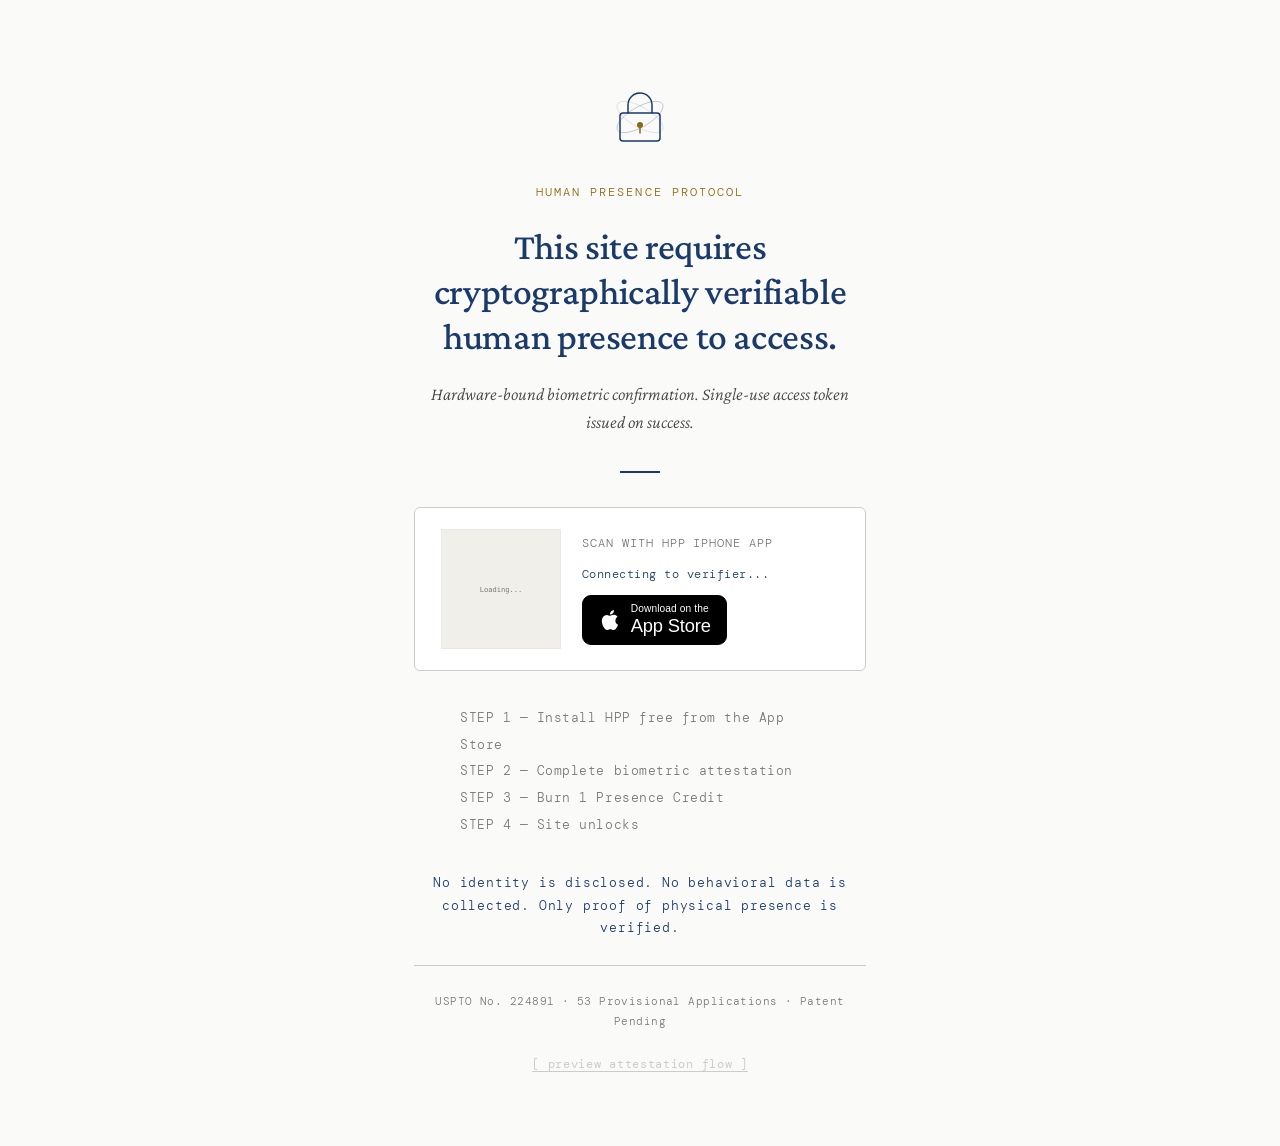
<file: site.html>
<!DOCTYPE html>
<html lang="en">
<head>
<meta charset="UTF-8">
<meta name="viewport" content="width=device-width, initial-scale=1.0">
<title>HPP — Verified Access — humanpresenceprotocol.com</title>
<link rel="preconnect" href="https://fonts.googleapis.com">
<link href="https://fonts.googleapis.com/css2?family=EB+Garamond:ital,wght@0,400;0,500;0,600;1,400;1,500&family=DM+Mono:wght@300;400;500&family=Crimson+Pro:ital,wght@0,300;0,400;0,600;1,300;1,400&display=swap" rel="stylesheet">
<style>
/* ═══════════════════════════════════════════════════════════════════════════
   HPP Unified Site — All CSS Inline
   Palette: Navy #1a3a6b · Gold #8b6914 · Warm White #fafaf8
   Fonts: EB Garamond (serif) · DM Mono (mono) · Crimson Pro (body)
   ═══════════════════════════════════════════════════════════════════════════ */

:root {
  --ink: #1a1a1a; --ink-light: #444; --ink-muted: #777;
  --bg: #fafaf8; --bg-section: #f0efe9;
  --accent: #1a3a6b; --accent-mid: #2c5282; --accent-light: #e8eef7;
  --gold: #8b6914; --gold-light: #f7f2e4;
  --rule: #ccc; --rule-light: #e8e8e8;
  --green-dark: #1a6b3a; --red-dark: #b91c1c;
  --serif: 'EB Garamond', Georgia, serif;
  --mono: 'DM Mono', monospace;
  --body: 'Crimson Pro', Georgia, serif;
  --nav-h: 56px;
  --log-w: 380px;
}

* { box-sizing: border-box; margin: 0; padding: 0; }
html { scroll-behavior: smooth; font-size: 17px; }
body {
  background: var(--bg); color: var(--ink);
  font-family: var(--body); font-weight: 300;
  line-height: 1.7; -webkit-font-smoothing: antialiased;
}

/* ── NAV ── */
nav {
  position: sticky; top: 0; z-index: 100;
  background: rgba(250,250,248,0.97);
  border-bottom: 1px solid var(--rule);
  backdrop-filter: blur(8px);
  height: var(--nav-h); display: flex; align-items: center;
}
.nav-inner {
  max-width: 1200px; margin: 0 auto; padding: 0 2rem;
  display: flex; align-items: center; gap: 0; width: 100%;
}
.nav-session {
  display: flex; align-items: center; gap: 0.5rem;
  margin-right: 1.25rem; flex-shrink: 0;
}
.nav-verified {
  padding: 3px 10px;
  background: var(--accent); color: #fff;
  font-family: var(--mono); font-size: 0.62rem; font-weight: 500;
  letter-spacing: 0.1em; text-transform: uppercase;
  border-radius: 3px; white-space: nowrap;
}
.nav-timer-wrap {
  display: flex; align-items: center; gap: 0.5rem;
  padding: 3px 12px;
  background: var(--surface); border: 1px solid var(--rule);
  border-radius: 4px; white-space: nowrap;
}
.nav-timer-label {
  font-family: var(--mono); font-size: 0.6rem; font-weight: 400;
  color: var(--ink-muted); letter-spacing: 0.08em; text-transform: uppercase;
}
.session-timer {
  font-family: var(--mono); font-size: 0.85rem; font-weight: 600;
  color: var(--accent); letter-spacing: 0.04em;
}
.session-timer.expiring { color: var(--red-dark); animation: pulse-timer 1s infinite; }
@keyframes pulse-timer { 0%,100% { opacity: 1; } 50% { opacity: 0.5; } }
.nav-logo {
  font-family: var(--serif); font-size: 1rem; font-weight: 500;
  color: var(--accent); text-decoration: none; letter-spacing: 0.02em;
  white-space: nowrap;
}
.nav-links { display: flex; gap: 0; list-style: none; margin-left: auto; }
.nav-links a {
  display: block; padding: 0 0.85rem;
  font-family: var(--mono); font-size: 0.68rem; font-weight: 400;
  color: var(--ink-muted); text-decoration: none;
  letter-spacing: 0.06em; text-transform: uppercase;
  transition: color 0.15s; border-right: 1px solid var(--rule-light);
}
.nav-links li:first-child a { border-left: 1px solid var(--rule-light); }
.nav-links a:hover { color: var(--accent); }
.nav-more { position: relative; }
.nav-more-btn {
  display: block; padding: 0 0.85rem;
  font-family: var(--mono); font-size: 0.68rem; font-weight: 400;
  color: var(--ink-muted); text-decoration: none; cursor: pointer;
  letter-spacing: 0.06em; text-transform: uppercase;
  transition: color 0.15s; border: none; background: none;
  border-right: 1px solid var(--rule-light);
  height: 100%; line-height: var(--nav-h);
}
.nav-more-btn:hover { color: var(--accent); }
.nav-more-menu {
  display: none; position: absolute; top: 100%; right: 0;
  background: rgba(250,250,248,0.98); backdrop-filter: blur(12px);
  border: 1px solid var(--rule); border-radius: 4px;
  box-shadow: 0 8px 24px rgba(0,0,0,0.08);
  min-width: 200px; padding: 6px 0; z-index: 200; list-style: none;
}
.nav-more:hover .nav-more-menu { display: block; }
.nav-more-menu a {
  display: block; padding: 8px 16px;
  font-family: var(--mono); font-size: 0.68rem; font-weight: 400;
  color: var(--ink-muted); text-decoration: none;
  letter-spacing: 0.06em; text-transform: uppercase;
  transition: background 0.12s, color 0.12s;
}
.nav-more-menu a:hover { background: rgba(26,58,107,0.06); color: var(--accent); }

/* ── LAYOUT ── */
.container { max-width: 860px; margin: 0 auto; padding: 0 2rem; }
.container-wide { max-width: 1100px; margin: 0 auto; padding: 0 2rem; }
section { padding: 5rem 0; border-bottom: 1px solid var(--rule-light); }
section:last-child { border-bottom: none; }

/* ── HERO ── */
#home { padding: 4rem 0 5rem; background: var(--bg); }
.hero-label {
  font-family: var(--mono); font-size: 0.72rem; font-weight: 400;
  letter-spacing: 0.12em; text-transform: uppercase; color: var(--gold);
  margin-bottom: 1.5rem; display: block;
}
.hero-title {
  font-family: var(--serif); font-size: clamp(2.2rem, 5vw, 3.4rem);
  font-weight: 500; line-height: 1.18; color: var(--accent);
  margin-bottom: 1.5rem; letter-spacing: -0.01em;
}
.hero-definition {
  font-size: 1.25rem; font-weight: 300; color: var(--ink-light);
  max-width: 640px; line-height: 1.65; margin-bottom: 2.5rem;
  border-left: 3px solid var(--accent); padding-left: 1.25rem; font-style: italic;
}
.hero-meta {
  font-family: var(--mono); font-size: 0.72rem; color: var(--ink-muted);
  letter-spacing: 0.04em; margin-bottom: 3rem;
}
.hero-meta span { color: var(--accent); font-weight: 500; }
.entry-grid {
  display: grid; grid-template-columns: repeat(3, 1fr); gap: 1px;
  background: var(--rule); border: 1px solid var(--rule); margin-top: 3rem;
}
.entry-card {
  background: var(--bg); padding: 1.75rem;
  text-decoration: none; transition: background 0.15s;
}
.entry-card:hover { background: var(--accent-light); }
.entry-card .ec-label {
  font-family: var(--mono); font-size: 0.65rem; text-transform: uppercase;
  letter-spacing: 0.1em; color: var(--gold); margin-bottom: 0.6rem; display: block;
}
.entry-card .ec-title {
  font-family: var(--serif); font-size: 1.1rem; font-weight: 500;
  color: var(--accent); margin-bottom: 0.5rem; display: block;
}
.entry-card .ec-desc { font-size: 0.88rem; color: var(--ink-muted); line-height: 1.5; }

/* ── SECTION HEADERS ── */
.section-eyebrow {
  font-family: var(--mono); font-size: 0.68rem; letter-spacing: 0.12em;
  text-transform: uppercase; color: var(--gold); margin-bottom: 0.75rem; display: block;
}
.section-title {
  font-family: var(--serif); font-size: clamp(1.6rem, 3.5vw, 2.2rem);
  font-weight: 500; color: var(--accent); margin-bottom: 1rem; line-height: 1.25;
}
.section-lead {
  font-size: 1.1rem; color: var(--ink-light); max-width: 660px;
  line-height: 1.65; margin-bottom: 2.5rem;
}
.section-rule { width: 48px; height: 2px; background: var(--accent); margin-bottom: 2.5rem; }

/* ── TYPOGRAPHY ── */
h3 {
  font-family: var(--serif); font-size: 1.25rem; font-weight: 500;
  color: var(--ink); margin: 2rem 0 0.6rem; line-height: 1.3;
}
h4 {
  font-family: var(--mono); font-size: 0.8rem; font-weight: 500;
  letter-spacing: 0.08em; text-transform: uppercase;
  color: var(--accent); margin: 1.5rem 0 0.4rem;
}
p { margin-bottom: 1rem; }
p:last-child { margin-bottom: 0; }

/* ── NOTION BLOCKS ── */
.notion-block {
  border: 1px solid var(--rule); border-left: 4px solid var(--accent);
  padding: 1.5rem 1.75rem; margin-bottom: 1.25rem; background: var(--bg);
}
.notion-block .nb-id {
  font-family: var(--mono); font-size: 0.68rem; letter-spacing: 0.1em;
  text-transform: uppercase; color: var(--accent-mid); margin-bottom: 0.4rem; display: block;
}
.notion-block .nb-name {
  font-family: var(--serif); font-size: 1.15rem; font-weight: 600;
  color: var(--ink); margin-bottom: 0.5rem;
}
.notion-block p { font-size: 0.97rem; color: var(--ink-light); }

/* ── TABLES ── */
.data-table { width: 100%; border-collapse: collapse; font-size: 0.88rem; margin: 1.5rem 0; }
.data-table th {
  font-family: var(--mono); font-size: 0.68rem; letter-spacing: 0.08em;
  text-transform: uppercase; color: var(--ink-muted);
  border-bottom: 2px solid var(--accent); padding: 0.5rem 0.75rem;
  text-align: left; font-weight: 400;
}
.data-table td {
  padding: 0.65rem 0.75rem; border-bottom: 1px solid var(--rule-light);
  color: var(--ink-light); vertical-align: top; line-height: 1.5;
}
.data-table tr:hover td { background: var(--accent-light); }
.data-table .td-mono { font-family: var(--mono); font-size: 0.78rem; color: var(--accent); }
.data-table .td-bold { font-weight: 600; color: var(--ink); }

/* ── BADGES ── */
.badge {
  display: inline-block; padding: 0.15rem 0.5rem;
  font-family: var(--mono); font-size: 0.68rem; letter-spacing: 0.06em;
  border-radius: 2px; font-weight: 500;
}
.badge-pre { background: #e8f0e8; color: var(--green-dark); }
.badge-post { background: #f0e8e8; color: var(--red-dark); }
.badge-p0 { background: var(--accent-light); color: var(--accent); }

/* ── CALLOUT / QUOTE ── */
.callout {
  background: var(--gold-light); border-left: 4px solid var(--gold);
  padding: 1.5rem 1.75rem; margin: 2rem 0; font-style: italic;
  font-size: 1.05rem; color: var(--ink);
}
.callout cite {
  display: block; margin-top: 0.75rem;
  font-style: normal; font-family: var(--mono); font-size: 0.7rem;
  color: var(--ink-muted); letter-spacing: 0.05em;
}
.warn-box {
  background: #fef9ec; border: 1px solid #d4a017; border-left: 4px solid #d4a017;
  padding: 1.25rem 1.5rem; margin: 1.5rem 0; font-size: 0.95rem;
}
.warn-box strong {
  color: var(--gold); font-family: var(--mono); font-size: 0.78rem;
  letter-spacing: 0.08em; text-transform: uppercase;
}

/* ── GRID LAYOUTS ── */
.two-col { display: grid; grid-template-columns: 1fr 1fr; gap: 2rem; }
.three-col { display: grid; grid-template-columns: repeat(3, 1fr); gap: 1.5rem; }
.card { border: 1px solid var(--rule); padding: 1.5rem; background: var(--bg); }
.card h4 { margin-top: 0; }

/* ── TIMELINE ── */
.timeline { position: relative; padding-left: 2rem; }
.timeline::before {
  content: ''; position: absolute; left: 0.35rem; top: 0.4rem; bottom: 0;
  width: 1px; background: var(--rule);
}
.tl-item { position: relative; margin-bottom: 2rem; }
.tl-item::before {
  content: ''; position: absolute; left: -1.75rem; top: 0.45rem;
  width: 8px; height: 8px; border-radius: 50%;
  background: var(--accent); border: 2px solid var(--bg);
  box-shadow: 0 0 0 1px var(--accent);
}
.tl-date {
  font-family: var(--mono); font-size: 0.72rem; color: var(--accent);
  letter-spacing: 0.06em; margin-bottom: 0.3rem; display: block;
}
.tl-label {
  font-family: var(--serif); font-size: 1.05rem; font-weight: 500;
  color: var(--ink); margin-bottom: 0.4rem;
}
.tl-desc { font-size: 0.92rem; color: var(--ink-muted); line-height: 1.55; }

/* ── PRIMITIVES TABLE ── */
.primitive-grid {
  display: grid; grid-template-columns: repeat(2, 1fr); gap: 1px;
  background: var(--rule); border: 1px solid var(--rule); margin: 1.5rem 0;
}
.primitive-cell { background: var(--bg); padding: 0.85rem 1rem; }
.primitive-cell .pc-id {
  font-family: var(--mono); font-size: 0.7rem; color: var(--accent);
  margin-right: 0.5rem; font-weight: 500;
}
.primitive-cell .pc-name { font-size: 0.92rem; color: var(--ink); }

/* ── CHECKLIST ── */
.checklist { list-style: none; }
.checklist li {
  padding: 0.5rem 0 0.5rem 1.75rem; border-bottom: 1px solid var(--rule-light);
  position: relative; font-size: 0.95rem; color: var(--ink-light);
}
.checklist li::before {
  content: '\2014'; position: absolute; left: 0; color: var(--accent);
  font-family: var(--mono); font-size: 0.9rem;
}
.checklist li strong { color: var(--ink); }

/* ── FOOTER ── */
footer {
  background: var(--ink); color: rgba(255,255,255,0.6);
  padding: 3rem 0; font-size: 0.82rem; font-family: var(--mono);
  letter-spacing: 0.04em; line-height: 1.8;
}
footer a { color: rgba(255,255,255,0.4); text-decoration: none; }
footer .footer-title {
  color: rgba(255,255,255,0.9); font-size: 0.95rem;
  font-family: var(--serif); font-weight: 500; margin-bottom: 0.75rem;
}

/* ── UTILITY ── */
.text-mono { font-family: var(--mono); font-size: 0.82rem; }
.text-muted { color: var(--ink-muted); }
.alt-bg { background: var(--bg-section); }

/* ═══════════════════════════════════════════════════════════════════════════
   RAD DEMO CARDS — HPP Palette
   ═══════════════════════════════════════════════════════════════════════════ */

#demo { padding: 4rem 0 5rem; background: var(--bg-section); }
.rad-grid {
  display: grid; grid-template-columns: repeat(2, 1fr); gap: 16px;
}
.rad-card {
  background: var(--bg); border: 1.5px solid var(--rule);
  border-radius: 10px; padding: 1.25rem;
  display: flex; flex-direction: column; gap: 10px;
  transition: border-color 0.25s, box-shadow 0.25s;
}
.rad-card.released {
  border-color: var(--green-dark);
  box-shadow: 0 0 0 3px rgba(26,107,58,0.10);
}
.rad-card-header {
  display: flex; align-items: flex-start; justify-content: space-between; gap: 8px;
}
.rad-card-title {
  font-family: var(--serif); font-size: 1.05rem; font-weight: 500;
  color: var(--ink); flex: 1;
}
.rad-verified-pill {
  flex-shrink: 0; background: #e8f0e8; color: var(--green-dark);
  font-family: var(--mono); font-size: 0.65rem; font-weight: 500;
  padding: 2px 9px; border-radius: 20px; letter-spacing: 0.03em;
}
.rad-sim-badge {
  flex-shrink: 0; background: var(--gold-light); color: var(--gold);
  font-family: var(--mono); font-size: 0.62rem; font-weight: 500;
  padding: 2px 8px; border-radius: 20px; letter-spacing: 0.03em;
}
/* ── Age Verification States ── */
.rad-age-badge {
  flex-shrink: 0; background: var(--accent-light); color: var(--accent);
  font-family: var(--mono); font-size: 0.6rem; font-weight: 600;
  padding: 2px 7px; border-radius: 20px; letter-spacing: 0.03em;
}
.rad-age-verified-pill {
  flex-shrink: 0; background: #e8f0e8; color: var(--green-dark);
  font-family: var(--mono); font-size: 0.65rem; font-weight: 500;
  padding: 2px 9px; border-radius: 20px; letter-spacing: 0.03em;
}
.rad-card.age-not-met {
  border-color: #d97706;
  box-shadow: 0 0 0 3px rgba(217,119,6,0.10);
}
.rad-age-not-met-state {
  border-radius: 6px; padding: 0.75rem;
  display: flex; align-items: flex-start; gap: 8px;
  background: #fef3c7; border: 1px solid #d97706; color: #92400e;
}
.rad-age-not-met-pill {
  flex-shrink: 0; background: #fef3c7; color: #d97706;
  font-family: var(--mono); font-size: 0.65rem; font-weight: 500;
  padding: 2px 9px; border-radius: 20px; letter-spacing: 0.03em;
  border: 1px solid #d97706;
}
.rad-card-risk { font-size: 0.88rem; color: var(--ink-muted); line-height: 1.4; }
/* ── KGM Finding + Jury Finding + RAD Remediation (verdict-mapped surfaces) ── */
.rad-kgm-label {
  font-family: var(--mono); font-size: 0.62rem; font-weight: 600;
  text-transform: uppercase; letter-spacing: 0.14em;
  color: var(--gold); margin-bottom: 4px;
}
.rad-jury-finding,
.rad-remediation {
  font-size: 0.85rem; line-height: 1.5;
  padding: 10px 12px; border-radius: 6px;
  margin-top: 8px;
}
.rad-jury-finding {
  background: rgba(191, 55, 55, 0.06);
  border-left: 3px solid #bf3737;
  color: var(--ink-light, var(--ink-muted));
}
.rad-remediation {
  background: rgba(26, 58, 107, 0.05);
  border-left: 3px solid var(--accent);
  color: var(--ink);
}
.rad-field-label {
  display: block;
  font-family: var(--mono); font-size: 0.62rem; font-weight: 600;
  text-transform: uppercase; letter-spacing: 0.12em;
  margin-bottom: 4px;
}
.rad-jury-finding .rad-field-label { color: #bf3737; }
.rad-remediation .rad-field-label { color: var(--accent); }
.rad-locked-state, .rad-released-state {
  border-radius: 6px; padding: 0.75rem;
  display: flex; align-items: flex-start; gap: 8px;
}
.rad-locked-state {
  background: var(--bg-section); border: 1px dashed var(--rule); color: var(--ink-muted);
}
.rad-released-state {
  background: #e8f0e8; border: 1px solid var(--green-dark); color: var(--green-dark);
}
.rad-lock-icon, .rad-check-icon { font-size: 14px; flex-shrink: 0; padding-top: 1px; }
.rad-lock-msg, .rad-released-msg { font-size: 0.82rem; line-height: 1.4; }
.rad-btn {
  width: 100%; background: var(--accent); color: #fff;
  border: none; border-radius: 6px; padding: 10px 14px;
  font-family: var(--mono); font-size: 0.78rem; font-weight: 500;
  cursor: pointer; transition: opacity 0.15s; text-align: left;
  letter-spacing: 0.04em;
}
.rad-btn:hover:not(:disabled) { opacity: 0.85; }
.rad-btn:disabled {
  background: var(--bg-section); color: var(--ink-muted);
  border: 1px solid var(--rule); cursor: default;
}
.rad-primitive {
  font-family: var(--mono); font-size: 0.65rem; color: var(--accent);
  font-weight: 500; letter-spacing: 0.03em; line-height: 1.4;
  padding-top: 4px; border-top: 1px solid var(--rule-light); margin-top: 2px;
}

/* ── RAD MODE TOGGLE ── */
.rad-mode-bar {
  display: flex; align-items: center; gap: 12px;
  margin-bottom: 20px; padding: 10px 16px;
  background: var(--bg); border: 1px solid var(--rule);
  border-radius: 8px;
}
.rad-mode-label {
  font-family: var(--mono); font-size: 0.68rem; font-weight: 500;
  letter-spacing: 0.08em; text-transform: uppercase; color: var(--ink-muted);
}
.rad-mode-toggle {
  position: relative; width: 42px; height: 22px;
  background: var(--rule); border-radius: 11px; cursor: pointer;
  transition: background 0.2s; border: none; padding: 0;
}
.rad-mode-toggle.active { background: var(--accent); }
.rad-mode-toggle::after {
  content: ''; position: absolute; top: 2px; left: 2px;
  width: 18px; height: 18px; background: #fff;
  border-radius: 50%; transition: transform 0.2s;
}
.rad-mode-toggle.active::after { transform: translateX(20px); }
.rad-mode-desc {
  font-family: var(--mono); font-size: 0.65rem; color: var(--accent);
  letter-spacing: 0.04em;
}
.rad-mode-desc.sim { color: var(--gold); }

/* ── RAD WAITING STATE ── */
.rad-waiting-state {
  display: none; flex-direction: column; align-items: center; gap: 10px;
  padding: 1rem; border-radius: 6px;
  background: var(--accent-light); border: 1px solid var(--accent);
}
.rad-qr-wrap {
  background: #fff; padding: 8px; border-radius: 6px;
  border: 1px solid var(--rule); display: inline-block;
}
.rad-qr-wrap img { display: block; width: 140px; height: 140px; }
.rad-waiting-label {
  font-family: var(--mono); font-size: 0.7rem; font-weight: 500;
  color: var(--accent); letter-spacing: 0.04em; text-align: center;
}
.rad-waiting-hint {
  font-size: 0.78rem; color: var(--ink-muted); text-align: center; line-height: 1.4;
}
.rad-waiting-spinner {
  display: inline-block; width: 16px; height: 16px;
  border: 2px solid var(--accent-light); border-top-color: var(--accent);
  border-radius: 50%; animation: rad-spin 0.8s linear infinite;
  vertical-align: middle; margin-right: 6px;
}
@keyframes rad-spin { to { transform: rotate(360deg); } }
.rad-cancel-btn {
  background: none; border: 1px solid var(--rule); border-radius: 4px;
  padding: 5px 14px; font-family: var(--mono); font-size: 0.65rem;
  color: var(--ink-muted); cursor: pointer; letter-spacing: 0.04em;
  transition: border-color 0.15s, color 0.15s;
}
.rad-cancel-btn:hover { border-color: var(--red-dark); color: var(--red-dark); }

/* ═══════════════════════════════════════════════════════════════════════════
   INTERACTIVE CARD DEMOS — Post-Attestation Content
   ═══════════════════════════════════════════════════════════════════════════ */

.rad-released-state.rad-interactive {
  display: none; flex-direction: column; padding: 0;
  background: transparent; border: none;
}
.rad-released-state.rad-interactive.active { display: block !important; }

/* ── CARD 1: Infinite Scroll Feed ── */
.c1-feed-wrap { position: relative; border-radius: 6px; overflow: hidden; border: 1px solid var(--rule); background: var(--bg); }
.c1-feed { max-height: 320px; overflow-y: auto; padding: 8px; }
.c1-post { padding: 10px 12px; border-bottom: 1px solid var(--rule-light); transition: filter 0.6s ease, opacity 0.6s ease; }
.c1-post:last-child { border-bottom: none; }
.c1-post-header { display: flex; align-items: center; gap: 8px; margin-bottom: 6px; }
.c1-avatar { width: 28px; height: 28px; border-radius: 50%; background: var(--accent); color: #fff; font-family: var(--mono); font-size: 0.7rem; font-weight: 600; display: flex; align-items: center; justify-content: center; flex-shrink: 0; }
.c1-post-meta { display: flex; align-items: baseline; gap: 6px; }
.c1-username { font-family: var(--mono); font-size: 0.72rem; font-weight: 500; color: var(--ink); }
.c1-time { font-family: var(--mono); font-size: 0.62rem; color: var(--ink-muted); }
.c1-post-body { font-size: 0.85rem; color: var(--ink-light); line-height: 1.45; margin-bottom: 6px; }
.c1-post-actions { display: flex; gap: 14px; font-family: var(--mono); font-size: 0.65rem; color: var(--ink-muted); }
.c1-was-blurred { filter: blur(6px); opacity: 0.5; }
.c1-was-blurred.c1-unblurred { filter: blur(0); opacity: 1; }
.c1-blur-overlay { position: absolute; bottom: 0; left: 0; right: 0; height: 50%; background: linear-gradient(to bottom, rgba(250,250,248,0) 0%, rgba(250,250,248,0.95) 40%, rgba(250,250,248,1) 100%); display: flex; flex-direction: column; align-items: center; justify-content: center; gap: 8px; transition: opacity 0.6s ease; pointer-events: none; }
.c1-blur-overlay.c1-lifted { opacity: 0; }
.c1-blur-msg { font-family: var(--mono); font-size: 0.78rem; font-weight: 500; color: var(--accent); letter-spacing: 0.04em; }
.c1-countdown { font-family: var(--mono); font-size: 0.68rem; color: var(--ink-muted); }
.c1-unlock-toast { position: absolute; top: 8px; left: 50%; transform: translateX(-50%); background: var(--accent); color: #fff; font-family: var(--mono); font-size: 0.65rem; padding: 5px 14px; border-radius: 20px; z-index: 5; opacity: 0; transition: opacity 0.3s ease; white-space: nowrap; pointer-events: none; }
.c1-unlock-toast.c1-toast-show { opacity: 1; }

/* ── CARD 2: Autoplay Carousel ── */
.c2-carousel-wrap { position: relative; border-radius: 6px; overflow: hidden; border: 1px solid var(--rule); background: var(--bg); }
.c2-viewport { overflow: hidden; }
.c2-track { display: flex; transition: transform 0.5s ease; }
.c2-frame { min-width: 100%; height: 180px; display: flex; align-items: center; justify-content: center; }
.c2-frame span { font-family: var(--serif); font-size: 1.15rem; font-weight: 500; color: #fff; text-shadow: 0 1px 4px rgba(0,0,0,0.3); letter-spacing: 0.02em; }
.c2-lock-overlay { position: absolute; top: 0; left: 0; right: 0; bottom: 0; background: rgba(26,58,107,0.85); color: #fff; display: flex; align-items: center; justify-content: center; font-family: var(--mono); font-size: 0.78rem; letter-spacing: 0.04em; transition: opacity 0.5s ease; z-index: 3; }
.c2-lock-overlay.c2-lifted { opacity: 0; pointer-events: none; }
.c2-dots { display: flex; justify-content: center; gap: 6px; padding: 8px 0; }
.c2-dot { width: 8px; height: 8px; border-radius: 50%; background: var(--rule); transition: background 0.3s; }
.c2-dot.active { background: var(--accent); }
.c2-arrows { display: flex; justify-content: center; gap: 12px; padding: 6px 0; }
.c2-arrow { background: var(--accent); color: #fff; border: none; border-radius: 4px; padding: 4px 14px; font-size: 0.85rem; cursor: pointer; font-family: var(--mono); }
.c2-arrow:hover { opacity: 0.8; }
.c2-status { font-family: var(--mono); font-size: 0.68rem; color: var(--ink-muted); padding: 6px 12px 10px; text-align: center; letter-spacing: 0.02em; }
.c2-choice-badge { position: absolute; top: 8px; right: 8px; background: var(--accent); color: #fff; font-family: var(--mono); font-size: 0.6rem; padding: 4px 10px; border-radius: 20px; z-index: 5; opacity: 0; transition: opacity 0.3s ease; pointer-events: none; }
.c2-choice-badge.c2-badge-show { opacity: 1; }

/* ── CARD 3: Notification Stack ── */
.c3-notif-wrap { border-radius: 6px; overflow: hidden; border: 1px solid var(--rule); background: var(--bg); padding: 8px; display: flex; flex-direction: column; gap: 6px; }
.c3-notif { display: flex; align-items: flex-start; gap: 10px; padding: 10px 12px; border-radius: 8px; background: #f5f5f5; border: 1px solid var(--rule-light); opacity: 0.45; transform: translateY(-8px); transition: opacity 0.4s ease, transform 0.4s ease, background 0.4s ease, border-color 0.4s ease; }
.c3-notif.c3-released { opacity: 1; transform: translateY(0); background: #fff; border-color: var(--accent); }
.c3-notif-icon { font-size: 14px; flex-shrink: 0; padding-top: 2px; transition: opacity 0.3s; }
.c3-notif.c3-released .c3-notif-icon { color: var(--green-dark); }
.c3-notif-content { flex: 1; min-width: 0; }
.c3-notif-sender { font-family: var(--mono); font-size: 0.7rem; font-weight: 500; color: var(--ink); letter-spacing: 0.02em; }
.c3-notif-msg { font-size: 0.82rem; color: var(--ink-muted); line-height: 1.4; margin-top: 2px; }
.c3-notif-stamp { font-family: var(--mono); font-size: 0.6rem; color: var(--green-dark); margin-top: 4px; letter-spacing: 0.02em; }
.c3-held-label { font-family: var(--mono); font-size: 0.65rem; color: var(--ink-muted); text-align: center; padding: 4px 0 2px; letter-spacing: 0.02em; transition: opacity 0.4s; }
.c3-held-label.c3-hidden { opacity: 0; }
@keyframes c3-pulse { 0%,100% { opacity: 0.45; } 50% { opacity: 0.7; } }
.c3-notif.c3-held { animation: c3-pulse 2s ease-in-out infinite; }
.c3-notif.c3-released { animation: none; }

/* ── CARD 4: Feature Toggles ── */
.c4-toggle-wrap { border-radius: 6px; overflow: hidden; border: 1px solid var(--rule); background: var(--bg); }
.c4-feature { display: flex; align-items: center; gap: 10px; padding: 12px 14px; border-bottom: 1px solid var(--rule-light); }
.c4-feature:last-of-type { border-bottom: none; }
.c4-feature-info { flex: 1; min-width: 0; }
.c4-feature-name { font-family: var(--mono); font-size: 0.75rem; font-weight: 500; color: var(--ink); letter-spacing: 0.02em; }
.c4-feature-desc { font-size: 0.72rem; color: var(--ink-muted); margin-top: 1px; }
.c4-age-badge { font-family: var(--mono); font-size: 0.6rem; font-weight: 600; color: var(--accent); background: var(--accent-light); padding: 2px 7px; border-radius: 10px; flex-shrink: 0; }
.c4-age-badge-amber { color: #92400e; background: #fef3c7; }
.c4-toggle { width: 40px; height: 22px; border-radius: 11px; background: var(--rule); position: relative; flex-shrink: 0; transition: background 0.4s ease; cursor: default; }
.c4-toggle-knob { width: 18px; height: 18px; border-radius: 50%; background: #fff; position: absolute; top: 2px; left: 2px; transition: transform 0.4s ease; box-shadow: 0 1px 2px rgba(0,0,0,0.15); }
.c4-toggle.c4-on { background: #27AE60; }
.c4-toggle.c4-on .c4-toggle-knob { transform: translateX(18px); }
.c4-toggle.c4-amber { background: #d97706; }
.c4-toggle.c4-amber .c4-toggle-knob { transform: translateX(18px); }
.c4-feature.c4-locked-amber { background: #fefce8; }
.c4-feature.c4-locked-amber .c4-feature-desc { color: #92400e; }
.c4-result { font-family: var(--mono); font-size: 0.65rem; padding: 8px 14px; text-align: center; letter-spacing: 0.02em; }
.c4-result.c4-result-amber { color: #92400e; background: #fef3c7; }

/* ── CARD 5: Social Metrics ── */
.c5-post-wrap { border-radius: 6px; overflow: hidden; border: 1px solid var(--rule); background: var(--bg); padding: 14px; }
.c5-post { }
.c5-post-header { display: flex; align-items: center; gap: 8px; margin-bottom: 8px; }
.c5-avatar { width: 32px; height: 32px; border-radius: 50%; background: var(--accent); color: #fff; font-family: var(--mono); font-size: 0.75rem; font-weight: 600; display: flex; align-items: center; justify-content: center; flex-shrink: 0; }
.c5-post-meta { display: flex; align-items: baseline; gap: 6px; }
.c5-username { font-family: var(--mono); font-size: 0.75rem; font-weight: 500; color: var(--ink); }
.c5-time { font-family: var(--mono); font-size: 0.62rem; color: var(--ink-muted); }
.c5-post-body { font-size: 0.92rem; color: var(--ink); line-height: 1.5; margin-bottom: 12px; font-style: italic; }
.c5-metrics { display: flex; gap: 18px; padding: 8px 0; border-top: 1px solid var(--rule-light); border-bottom: 1px solid var(--rule-light); }
.c5-metric { display: flex; align-items: center; gap: 4px; }
.c5-metric-icon { font-size: 14px; color: var(--ink-muted); }
.c5-metric-val { font-family: var(--mono); font-size: 0.75rem; font-weight: 500; color: var(--ink-muted); transition: color 0.4s ease; }
.c5-withheld { font-family: var(--mono); font-size: 0.65rem; color: var(--ink-muted); margin-top: 8px; letter-spacing: 0.02em; transition: opacity 0.4s; }
.c5-withheld.c5-hidden { opacity: 0; }
.c5-choice-line { font-family: var(--mono); font-size: 0.68rem; color: var(--ink-muted); margin-top: 8px; letter-spacing: 0.02em; font-style: italic; }

/* ── CARD 6: Tier Meter ── */
.c6-tier-wrap { border-radius: 6px; overflow: hidden; border: 1px solid var(--rule); background: var(--bg); padding: 14px; }
.c6-tier-labels { display: flex; justify-content: space-between; margin-bottom: 8px; }
.c6-label { font-family: var(--mono); font-size: 0.6rem; letter-spacing: 0.04em; color: var(--ink-muted); }
.c6-l1 { color: #27AE60; } .c6-l2 { color: #F39C12; } .c6-l3 { color: #E74C3C; }
.c6-track { width: 100%; height: 12px; background: #eee; border-radius: 6px; position: relative; margin-bottom: 12px; }
.c6-fill { height: 100%; border-radius: 6px; background: linear-gradient(90deg, #27AE60, #F39C12); width: 30%; transition: width 0.8s ease; }
.c6-boundary { position: absolute; top: -4px; width: 2px; height: 20px; background: #fff; box-shadow: 0 0 0 1px var(--rule); }
.c6-b1 { left: 33.33%; } .c6-b2 { left: 66.66%; }
.c6-arrow { position: absolute; top: -20px; left: 31%; font-size: 12px; color: var(--accent); transition: left 0.8s ease; }
.c6-arrow::after { content: '\25BC'; }
@keyframes c6-pulse-arrow { 0%,100% { opacity: 1; } 50% { opacity: 0.3; } }
.c6-arrow { animation: c6-pulse-arrow 1.5s ease-in-out infinite; }
.c6-status { font-family: var(--mono); font-size: 0.72rem; color: var(--ink-light); line-height: 1.4; letter-spacing: 0.02em; }
.c6-note { font-family: var(--mono); font-size: 0.62rem; color: var(--ink-muted); margin-top: 4px; font-style: italic; }
.c6-punchline { font-family: var(--mono); font-size: 0.75rem; font-weight: 500; color: var(--accent); margin-top: 10px; padding-top: 8px; border-top: 1px solid var(--rule-light); letter-spacing: 0.02em; }

/* ═══════════════════════════════════════════════════════════════════════════
   SIDE LOG PANEL
   ═══════════════════════════════════════════════════════════════════════════ */

#log-tab {
  position: fixed; right: 0; top: 50%; transform: translateY(-50%);
  z-index: 200; writing-mode: vertical-rl; text-orientation: mixed;
  background: #0d1a2e; color: rgba(255,255,255,0.7);
  font-family: var(--mono); font-size: 0.62rem; font-weight: 500;
  letter-spacing: 0.18em; text-transform: uppercase;
  padding: 16px 8px; cursor: pointer;
  border-radius: 6px 0 0 6px;
  transition: background 0.15s, color 0.15s;
}
#log-tab:hover { background: #162a4a; color: #fff; }
#log-tab span { display: inline; }
body.log-open #log-tab { display: none; }

#log-panel {
  position: fixed; right: -400px; top: 0; bottom: 0;
  width: var(--log-w); z-index: 250;
  background: #0d1a2e; color: rgba(255,255,255,0.85);
  display: flex; flex-direction: column;
  transition: right 0.3s ease;
  box-shadow: -4px 0 20px rgba(0,0,0,0.3);
}
body.log-open #log-panel { right: 0; }

.log-header {
  display: flex; align-items: center; justify-content: space-between;
  padding: 14px 16px; border-bottom: 1px solid rgba(255,255,255,0.1);
  flex-shrink: 0;
}
.log-title {
  font-family: var(--mono); font-size: 0.72rem; font-weight: 500;
  letter-spacing: 0.1em; text-transform: uppercase; color: rgba(255,255,255,0.9);
}
.log-close {
  background: none; border: none; color: rgba(255,255,255,0.5);
  font-size: 1.2rem; cursor: pointer; padding: 2px 6px;
}
.log-close:hover { color: #fff; }

.log-entries {
  flex: 1; overflow-y: auto; padding: 12px 16px;
  font-family: var(--mono); font-size: 0.68rem; line-height: 1.7;
}
.log-entry { margin-bottom: 6px; padding-bottom: 6px; border-bottom: 1px solid rgba(255,255,255,0.06); }
.log-entry:last-child { border-bottom: none; }
.log-ts { color: rgba(255,255,255,0.35); }
.log-type-CHALLENGE { color: #58a6ff; }
.log-type-DEMO-SIGN { color: #d29922; }
.log-type-RECEIPT { color: #3fb950; }
.log-type-SYSTEM { color: rgba(255,255,255,0.5); }
.log-type-EXPORT { color: #bc8cff; }
.log-type-ATTESTATION { color: #3fb950; font-weight: 600; }
.log-msg { color: rgba(255,255,255,0.8); }

.log-actions {
  display: grid; grid-template-columns: 1fr 1fr; gap: 6px;
  padding: 12px 16px; border-top: 1px solid rgba(255,255,255,0.1);
  flex-shrink: 0;
}
.log-actions button {
  background: rgba(255,255,255,0.08); border: 1px solid rgba(255,255,255,0.12);
  color: rgba(255,255,255,0.7); font-family: var(--mono); font-size: 0.62rem;
  font-weight: 500; letter-spacing: 0.06em; text-transform: uppercase;
  padding: 8px 6px; border-radius: 4px; cursor: pointer;
  transition: background 0.15s, color 0.15s;
}
.log-actions button:hover { background: rgba(255,255,255,0.15); color: #fff; }

/* ═══════════════════════════════════════════════════════════════════════════
   REPLAY ATTACK DEMO
   ═══════════════════════════════════════════════════════════════════════════ */

#replay-demo { padding: 4rem 0 5rem; background: var(--bg); }

.replay-widget {
  background: var(--bg-section); border: 1.5px solid var(--rule);
  border-left: 4px solid var(--accent); border-radius: 10px;
  padding: 1.5rem; margin-top: 2rem;
}
.replay-steps { list-style: none; padding: 0; margin: 0; }
.replay-step {
  padding: 10px 0; border-bottom: 1px solid var(--rule-light);
  font-family: var(--mono); font-size: 0.75rem; line-height: 1.6;
  color: var(--ink-muted); opacity: 0.35;
  transition: opacity 0.3s;
}
.replay-step:last-child { border-bottom: none; }
.replay-step.active { opacity: 1; color: var(--ink); }
.replay-step.done { opacity: 1; }
.replay-step .step-label {
  font-weight: 600; color: var(--accent); display: block;
  margin-bottom: 2px; font-size: 0.68rem; letter-spacing: 0.06em;
  text-transform: uppercase;
}
.replay-step .step-detail {
  color: var(--ink-muted); font-size: 0.72rem; word-break: break-all;
}
.replay-step .step-ok {
  color: var(--green-dark); font-weight: 600;
}
.replay-step .step-fail {
  color: var(--red-dark); font-weight: 600;
}
.replay-step .step-expected {
  color: var(--gold); font-style: italic; font-size: 0.68rem;
}
.replay-step .step-time {
  color: var(--ink-muted); font-size: 0.65rem; opacity: 0.6; margin-left: 6px;
}

.replay-result {
  display: none; margin-top: 1.25rem; padding: 1rem 1.25rem;
  border-radius: 8px; font-family: var(--mono); font-size: 0.82rem;
  line-height: 1.5;
}
.replay-result.blocked {
  display: block; background: #0d2818; color: #a3e4b8;
  border: 1px solid var(--green-dark);
}
.replay-result.blocked .result-title {
  font-weight: 700; font-size: 0.9rem; color: #4ade80;
  margin-bottom: 4px; letter-spacing: 0.04em;
}
.replay-result.error {
  display: block; background: #2a0e0e; color: #f0a0a0;
  border: 1px solid var(--red-dark);
}

.replay-btn {
  display: inline-block; background: var(--accent); color: #fff;
  border: none; border-radius: 6px; padding: 12px 28px;
  font-family: var(--mono); font-size: 0.82rem; font-weight: 600;
  cursor: pointer; letter-spacing: 0.06em; text-transform: uppercase;
  transition: opacity 0.15s; margin-top: 1rem;
}
.replay-btn:hover:not(:disabled) { opacity: 0.85; }
.replay-btn:disabled {
  background: var(--bg-section); color: var(--ink-muted);
  border: 1px solid var(--rule); cursor: default;
}

.replay-explanation {
  margin-top: 2rem; display: grid; grid-template-columns: repeat(3, 1fr);
  gap: 1px; background: var(--rule); border: 1px solid var(--rule);
}
.replay-explanation .re-cell {
  background: var(--bg); padding: 1rem 1.25rem;
}
.replay-explanation .re-cell h4 {
  font-family: var(--mono); font-size: 0.7rem; font-weight: 600;
  letter-spacing: 0.08em; text-transform: uppercase;
  color: var(--accent); margin: 0 0 0.4rem;
}
.replay-explanation .re-cell p {
  font-size: 0.88rem; color: var(--ink-muted); line-height: 1.5; margin: 0;
}

/* ═══════════════════════════════════════════════════════════════════════════
   BOT COST CALCULATOR
   ═══════════════════════════════════════════════════════════════════════════ */

#bot-cost { padding: 4rem 0 5rem; background: var(--bg-section); }

.bot-calc {
  display: grid; grid-template-columns: 1fr 1fr; gap: 24px;
  margin-top: 2rem;
}
.bot-input-panel {
  background: var(--bg); border: 1.5px solid var(--rule);
  border-radius: 10px; padding: 1.5rem;
}
.bot-output-panel {
  background: var(--bg); border: 1.5px solid var(--accent);
  border-radius: 10px; padding: 1.5rem;
}
.bot-input-label {
  font-family: var(--mono); font-size: 0.68rem; font-weight: 600;
  letter-spacing: 0.08em; text-transform: uppercase;
  color: var(--accent); margin-bottom: 8px; display: block;
}
.bot-slider-row {
  display: flex; align-items: center; gap: 12px; margin-bottom: 16px;
}
.bot-slider {
  flex: 1; -webkit-appearance: none; appearance: none;
  height: 6px; border-radius: 3px; background: var(--rule);
  outline: none;
}
.bot-slider::-webkit-slider-thumb {
  -webkit-appearance: none; appearance: none;
  width: 20px; height: 20px; border-radius: 50%;
  background: var(--accent); cursor: pointer;
  border: 2px solid #fff; box-shadow: 0 1px 4px rgba(0,0,0,0.2);
}
.bot-slider-val {
  font-family: var(--mono); font-size: 1.1rem; font-weight: 700;
  color: var(--accent); min-width: 80px; text-align: right;
}
.bot-output-label {
  font-family: var(--mono); font-size: 0.62rem; font-weight: 500;
  letter-spacing: 0.08em; text-transform: uppercase;
  color: var(--ink-muted); margin-bottom: 2px; display: block;
}
.bot-output-val {
  font-family: var(--mono); font-size: 1.5rem; font-weight: 700;
  color: var(--accent); margin-bottom: 14px; line-height: 1.2;
}
.bot-output-val.red { color: var(--red-dark); }
.bot-output-val.gold { color: var(--gold); }
.bot-output-val.green { color: var(--green-dark); }

.bot-compare {
  margin-top: 2rem; display: grid; grid-template-columns: 1fr 1fr;
  gap: 1px; background: var(--rule); border: 1px solid var(--rule);
  border-radius: 8px; overflow: hidden;
}
.bot-compare-cell {
  background: var(--bg); padding: 1.25rem;
}
.bot-compare-cell.highlight {
  background: #e8f0e8;
}
.bot-compare-cell h4 {
  font-family: var(--mono); font-size: 0.68rem; font-weight: 600;
  letter-spacing: 0.06em; text-transform: uppercase; margin: 0 0 6px;
}
.bot-compare-cell h4.red { color: var(--red-dark); }
.bot-compare-cell h4.green { color: var(--green-dark); }
.bot-compare-cell p {
  font-size: 0.88rem; color: var(--ink-muted); line-height: 1.5; margin: 0;
}
.bot-compare-cell .big-num {
  font-family: var(--mono); font-size: 1.3rem; font-weight: 700;
  color: var(--ink); display: block; margin-bottom: 4px;
}

.bot-footnote {
  margin-top: 1.5rem; font-family: var(--mono); font-size: 0.65rem;
  color: var(--ink-muted); letter-spacing: 0.02em; line-height: 1.6;
}

/* ═══════════════════════════════════════════════════════════════════════════
   THROUGHPUT CALCULATOR
   ═══════════════════════════════════════════════════════════════════════════ */

#throughput { padding: 4rem 0 5rem; background: var(--bg); }

/* Mode toggle (shared by #bot-cost and #throughput) */
.bot-mode-toggle {
  display: grid;
  grid-template-columns: 1fr 1fr;
  gap: 1rem;
  margin: 1.5rem 0 2rem;
}
@media (max-width: 720px) {
  .bot-mode-toggle { grid-template-columns: 1fr; }
}
.bot-mode-btn {
  text-align: left;
  padding: 1.25rem 1.5rem;
  background: rgba(255,255,255,0.02);
  border: 1px solid rgba(212,160,23,0.18);
  border-radius: 6px;
  cursor: pointer;
  font-family: inherit;
  color: var(--ink-muted);
  transition: border-color 0.15s ease, background 0.15s ease, color 0.15s ease;
  display: flex;
  flex-direction: column;
  gap: 0.4rem;
}
.bot-mode-btn:hover {
  border-color: rgba(212,160,23,0.45);
  background: rgba(212,160,23,0.04);
}
.bot-mode-btn.active {
  border-color: var(--accent);
  background: linear-gradient(135deg, rgba(212,160,23,0.08) 0%, rgba(212,160,23,0.02) 100%);
  color: var(--ink);
}
.bot-mode-btn .bot-mode-eyebrow {
  font-family: var(--mono);
  font-size: 0.68rem;
  letter-spacing: 0.12em;
  text-transform: uppercase;
  color: var(--accent-mid);
}
.bot-mode-btn.active .bot-mode-eyebrow { color: var(--accent); }
.bot-mode-btn .bot-mode-label {
  font-size: 1.05rem;
  font-weight: 600;
  color: var(--ink);
}
.bot-mode-btn .bot-mode-desc {
  font-size: 0.84rem;
  line-height: 1.5;
  color: var(--ink-muted);
}

.bot-ratio-banner,
.tp-ratio-banner {
  margin-top: 2rem;
  padding: 1.5rem 2rem;
  background: linear-gradient(135deg, rgba(212,160,23,0.08) 0%, rgba(212,160,23,0.02) 100%);
  border-left: 3px solid var(--accent);
  border-radius: 4px;
  display: flex;
  align-items: center;
  gap: 1.25rem;
  flex-wrap: wrap;
}
.bot-ratio-banner .ratio-big,
.tp-ratio-banner .ratio-big {
  font-family: var(--mono);
  font-size: 2.4rem;
  font-weight: 700;
  color: var(--accent);
  letter-spacing: -0.02em;
}
.bot-ratio-banner > span:not(.ratio-big),
.tp-ratio-banner > span:not(.ratio-big) {
  font-size: 0.95rem;
  color: var(--ink);
  flex: 1;
  min-width: 280px;
}

/* ═══════════════════════════════════════════════════════════════════════════
   DATA MINIMIZATION PROOF
   ═══════════════════════════════════════════════════════════════════════════ */

#data-min { padding: 4rem 0 5rem; background: var(--bg-section); }

.dm-grid {
  display: grid; grid-template-columns: 1fr 1fr; gap: 20px;
  margin-top: 2rem;
}
.dm-card {
  border-radius: 10px; padding: 1.5rem; border: 1.5px solid var(--rule);
}
.dm-card.collects { background: var(--bg); border-color: var(--green-dark); }
.dm-card.not-collects { background: var(--bg); border-color: var(--accent); }
.dm-card h3 {
  font-family: var(--mono); font-size: 0.78rem; font-weight: 700;
  letter-spacing: 0.08em; text-transform: uppercase;
  margin: 0 0 1rem; display: flex; align-items: center; gap: 8px;
}
.dm-card.collects h3 { color: var(--green-dark); }
.dm-card.not-collects h3 { color: var(--accent); }
.dm-card ul { list-style: none; padding: 0; margin: 0; }
.dm-card li {
  padding: 8px 0; border-bottom: 1px solid var(--rule-light);
  font-size: 0.9rem; color: var(--ink-light); line-height: 1.4;
  display: flex; align-items: flex-start; gap: 8px;
}
.dm-card li:last-child { border-bottom: none; }
.dm-card li .dm-icon {
  flex-shrink: 0; font-size: 0.85rem; margin-top: 1px;
}
.dm-card.collects li .dm-icon { color: var(--green-dark); }
.dm-card.not-collects li .dm-icon { color: var(--accent); }

.dm-compare-table {
  margin-top: 2.5rem; width: 100%; border-collapse: collapse;
  font-size: 0.85rem;
}
.dm-compare-table th {
  font-family: var(--mono); font-size: 0.65rem; letter-spacing: 0.08em;
  text-transform: uppercase; padding: 10px 14px; text-align: left;
  border-bottom: 2px solid var(--accent); color: var(--ink-muted);
  font-weight: 500;
}
.dm-compare-table td {
  padding: 10px 14px; border-bottom: 1px solid var(--rule-light);
  vertical-align: top; color: var(--ink-light); line-height: 1.4;
}
.dm-compare-table tr:hover td { background: var(--accent-light); }
.dm-yes { color: var(--red-dark); font-weight: 600; }
.dm-no { color: var(--green-dark); font-weight: 600; }
.dm-na { color: var(--ink-muted); }

/* ── QR PAYLOAD INSPECTOR ──
   ═══════════════════════════════════════════════════════════════════════════ */

#qr-inspect { padding: 4rem 0 5rem; background: var(--bg); }

.qri-input-wrap {
  margin-top: 2rem;
}
.qri-textarea {
  width: 100%; min-height: 180px; padding: 1rem;
  font-family: var(--mono); font-size: 0.82rem; line-height: 1.6;
  background: #fff; color: var(--ink); border: 1.5px solid var(--rule);
  border-radius: 6px; resize: vertical;
  transition: border-color 0.15s;
}
.qri-textarea:focus {
  outline: none; border-color: var(--accent);
}
.qri-btn-row {
  display: flex; gap: 10px; margin-top: 1rem; flex-wrap: wrap;
}
.qri-btn {
  padding: 10px 24px;
  font-family: var(--mono); font-size: 0.75rem; font-weight: 500;
  letter-spacing: 0.06em; text-transform: uppercase;
  border: none; border-radius: 4px; cursor: pointer;
  transition: background 0.15s, transform 0.1s;
}
.qri-btn:active { transform: scale(0.97); }
.qri-btn-primary {
  background: var(--accent); color: #fff;
}
.qri-btn-primary:hover { background: var(--accent-mid); }
.qri-btn-secondary {
  background: var(--gold-light); color: var(--gold); border: 1px solid var(--gold);
}
.qri-btn-secondary:hover { background: #efe8d0; }

.qri-error {
  margin-top: 1rem; padding: 12px 16px;
  background: #fef2f2; border: 1px solid #fca5a5; border-radius: 6px;
  font-family: var(--mono); font-size: 0.78rem; color: var(--red-dark);
  display: none;
}
.qri-warnings {
  margin-top: 1rem; display: none;
}
.qri-warning-item {
  padding: 8px 14px; margin-bottom: 6px;
  background: #fffbeb; border: 1px solid #fbbf24; border-radius: 5px;
  font-family: var(--mono); font-size: 0.75rem; color: #92400e;
}

.qri-results {
  margin-top: 2rem; display: none;
}
.qri-field-card {
  border: 1px solid var(--rule); border-radius: 8px;
  margin-bottom: 12px; overflow: hidden;
  background: #fff;
}
.qri-field-header {
  display: flex; align-items: center; gap: 10px;
  padding: 12px 16px;
  background: var(--accent-light); border-bottom: 1px solid var(--rule-light);
}
.qri-field-name {
  font-family: var(--mono); font-size: 0.78rem; font-weight: 500;
  color: var(--accent); letter-spacing: 0.02em;
}
.qri-field-badge {
  font-family: var(--mono); font-size: 0.6rem; font-weight: 500;
  letter-spacing: 0.06em; text-transform: uppercase;
  padding: 2px 8px; border-radius: 3px;
}
.qri-badge-required {
  background: var(--accent); color: #fff;
}
.qri-badge-optional {
  background: var(--gold-light); color: var(--gold);
}
.qri-badge-unknown {
  background: #fef3c7; color: #92400e; border: 1px solid #fbbf24;
}
.qri-badge-missing {
  background: #fef2f2; color: var(--red-dark); border: 1px solid #fca5a5;
}
.qri-field-body {
  padding: 12px 16px;
}
.qri-field-value {
  font-family: var(--mono); font-size: 0.82rem; color: var(--ink);
  word-break: break-all; margin-bottom: 6px;
}
.qri-field-desc {
  font-size: 0.85rem; color: var(--ink-muted); line-height: 1.5;
}

@media (max-width: 768px) {
  .qri-field-header { flex-wrap: wrap; }
}

/* ── RESPONSIVE ── */
@media (max-width: 768px) {
  .two-col, .three-col, .entry-grid, .primitive-grid, .replay-explanation, .bot-calc, .bot-compare, .dm-grid { grid-template-columns: 1fr; }
  .dm-compare-table { font-size: 0.78rem; }
  .dm-compare-table th, .dm-compare-table td { padding: 8px 8px; }
  .rad-grid { grid-template-columns: 1fr; }
  .nav-links { display: none; }
  .nav-logo { display: none; }
  .container { padding: 0 1.25rem; }
  #log-tab { display: none; }
  #log-panel { width: 100%; right: -100%; }
}
@media (max-width: 520px) {
  .rad-grid { grid-template-columns: 1fr; }
}

/* ── ANIMATIONS ── */
@keyframes fadeUp {
  from { opacity: 0; transform: translateY(16px); }
  to { opacity: 1; transform: translateY(0); }
}
.hero-title, .hero-definition, .hero-meta { animation: fadeUp 0.6s ease both; }
.hero-title { animation-delay: 0.05s; }
.hero-definition { animation-delay: 0.15s; }
.hero-meta { animation-delay: 0.25s; }

/* ── Session expired overlay ── */
.expired-overlay {
  position: fixed; inset: 0; background: rgba(0,0,0,0.65);
  display: flex; align-items: center; justify-content: center; z-index: 999;
}
.expired-box {
  background: var(--bg); border: 1px solid var(--rule);
  border-radius: 12px; padding: 2rem; max-width: 340px; text-align: center;
}
.expired-box h3 { font-size: 1.2rem; margin-bottom: 0.5rem; }
.expired-box p { font-size: 0.92rem; color: var(--ink-muted); margin-bottom: 1.25rem; }
.expired-box a {
  display: inline-block; background: var(--accent); color: #fff;
  padding: 10px 24px; border-radius: 6px; text-decoration: none;
  font-family: var(--mono); font-size: 0.82rem; font-weight: 500;
}
</style>
</head>
<body>

<!-- ══ NAVIGATION ══ -->
<nav>
  <div class="nav-inner">
    <div class="nav-session">
      <div class="nav-verified">&#10003; HPP VERIFIED</div>
      <div class="nav-timer-wrap">
        <span class="nav-timer-label">Session</span>
        <span class="session-timer" id="timer">--:--</span>
      </div>
    </div>
    <a class="nav-logo" href="#home">Human Presence Protocol</a>
    <ul class="nav-links">
      <li><a href="#home">Home</a></li>
      <li><a href="#demo" style="color:var(--gold);font-weight:500;">Demo</a></li>
      <li><a href="#rad">RAD</a></li>
      <li><a href="#architecture">Architecture</a></li>
      <li><a href="#contact">Contact</a></li>
      <li class="nav-more">
        <button class="nav-more-btn">More &#9662;</button>
        <ul class="nav-more-menu">
          <li><a href="#replay-demo">Replay Proof</a></li>
          <li><a href="#bot-cost">Bot Cost</a></li>
          <li><a href="#throughput">Throughput</a></li>
          <li><a href="#data-min">Privacy</a></li>
          <li><a href="#qr-inspect">QR Inspector</a></li>
          <li><a href="#evidence">Evidence</a></li>
          <li><a href="#remedy">Structural Remedy</a></li>
          <li><a href="#academic">Academic</a></li>
          <li><a href="#portfolio">Portfolio</a></li>
          <li><a href="#verification">Verification</a></li>
          <li><a href="/privacy">Privacy</a></li>
          <li><a href="/support">Support</a></li>
        </ul>
      </li>
    </ul>
  </div>
</nav>

<main id="main-content">

<!-- ══ HOME / HERO ══ -->
<section id="home" style="padding-top:5rem;padding-bottom:4rem;">
  <div class="container">
    <span class="hero-label">USPTO Customer No. 224891</span>
    <h1 class="hero-title">Human Presence Protocol</h1>
    <p class="hero-definition">
      HPP is a constraint-based attestation protocol that produces cryptographically verifiable evidence of human presence without requiring identity disclosure. It enforces thermodynamic cost symmetry between humans and bots: the human body is the non-parallelizable substrate; no software substitution is possible at the hardware attestation layer.
    </p>
    <p style="font-size:1.05rem;color:var(--ink-muted);font-style:italic;margin-bottom:1.5rem;padding-left:1.25rem;border-left:2px solid var(--rule);">
      &ldquo;Every machine proof imposes an energy tax; HPP reads a signal existence is already emitting. The human body is the proof. Existence is the work. Presence is the consensus.&rdquo;
    </p>
    <div class="warn-box" style="margin-bottom:0;">
      <strong>Public Domain Release</strong> &mdash; This site releases the Human Presence Protocol (HPP) architecture into the public domain for evaluation, verification, and academic scrutiny. All 53 patent applications remain pending under USPTO Customer No. 224891; this release does not waive any patent rights.
    </div>
    <p class="hero-meta" style="margin-top:1.5rem;">
      <span>53 provisional patent families</span> &middot; Filed February 14 &ndash; April 23, 2026 &middot;
      <span>1,429 claims</span> &middot; 15 primitives &middot; 14 invariants &middot; 48 capability enablers &middot;
      NP Deadline: February 14, 2027
    </p>
    <div class="warn-box" style="margin-top:2.5rem;">
      <strong>Patent Pending</strong> &mdash; All 53 provisional families filed under USPTO Customer No. 224891. All materials on this site are provided for evaluation purposes only and do not constitute legal advice. All patent applications are provisional and subject to examination.
    </div>
    <div class="entry-grid" style="margin-top:3rem;">
      <a class="entry-card" href="#remedy">
        <span class="ec-label">For Regulators</span>
        <span class="ec-title">Structural Remedy</span>
        <p class="ec-desc">10-condition Srinivasan map. HPP as architecturally enforceable antitrust remedy. FTC / DOJ / AG entry point.</p>
      </a>
      <a class="entry-card" href="#rad">
        <span class="ec-label">For Counsel</span>
        <span class="ec-title">RAD Documentation</span>
        <p class="ec-desc">USPTO filing dates vs. KGM verdict. Six KGM features mapped to HPP applications. MDL 3047 bellwether context.</p>
      </a>
      <a class="entry-card" href="#academic">
        <span class="ec-label">For Academics</span>
        <span class="ec-title">Formal Model</span>
        <p class="ec-desc">Three formal notions + one physical assumption. Adversarial games. Necessity theorem. Dependency chain. USENIX NPHT submission.</p>
      </a>
    </div>
  </div>
</section>

<!-- ══ DEMO SECTION ══ -->
<section id="demo">
  <div class="container-wide">
    <span class="section-eyebrow">Live Demonstration</span>
    <h2 class="section-title">Design Control Demo</h2>
    <div class="section-rule"></div>
    <p class="section-lead">Six interaction controls corresponding to the six KGM design findings. Each control triggers a live cryptographic attestation call. Results stream to the Crypto Log panel.</p>

    <div class="rad-mode-bar">
      <span class="rad-mode-label">Attestation Mode</span>
      <button class="rad-mode-toggle" id="rad-mode-toggle" onclick="toggleAttestMode()" title="Toggle between iPhone attestation and browser simulation"></button>
      <span class="rad-mode-desc sim" id="rad-mode-desc">Simulate (WebCrypto)</span>
    </div>

    <div class="rad-grid">
      
    <div class="rad-card locked" id="c1">
      <div class="rad-card-header">
        <div style="flex:1;">
          <div class="rad-kgm-label">KGM Finding 1</div>
          <div class="rad-card-title">Infinite Scroll</div>
        </div>
        <div style="display:flex;gap:6px;align-items:center;">
          <div class="rad-verified-pill" id="c1-pill" style="display:none">&#10003; Verified</div>
          <div class="rad-age-not-met-pill" id="c1-age-not-met-pill" style="display:none">Presence &#10003; &middot; Age Not Met</div>
        </div>
      </div>
      <div class="rad-jury-finding"><span class="rad-field-label">Jury Finding</span>No stopping condition; designed for continuous passive consumption.</div>
      <div class="rad-remediation"><span class="rad-field-label">RAD Remediation</span>Session boundaries with time-bounded presence windows. Continuation conditioned on biometric re-attestation at configurable intervals. Cryptographically enforced boundary condition &mdash; the protocol cannot continue without confirmed human presence.</div>
      <div class="rad-card-risk">Continuous passive consumption without a stopping condition.</div>
      <div class="rad-locked-state" id="c1-locked">
        <div class="rad-lock-icon">&#128274;</div>
        <div class="rad-lock-msg">Session boundary reached.</div>
      </div>
      <div class="rad-waiting-state" id="c1-waiting" style="display:none">
        <div class="rad-qr-wrap">
          <img id="c1-qr" src="" alt="Scan with HPP iPhone app">
        </div>
        <div class="rad-waiting-label"><span class="rad-waiting-spinner"></span>Waiting for iPhone...</div>
        <div class="rad-waiting-hint">Scan this QR code with the HPP app to attest your presence</div>
        <button class="rad-cancel-btn" onclick="cancelCardAttestation('c1')">Cancel</button>
      </div>
      <div class="rad-released-state rad-interactive" id="c1-released" style="display:none">
      <div class="c1-feed-wrap">
        <div class="c1-unlock-toast" id="c1-unlock-toast">&#10003; Human choice recorded &middot; <span id="c1-toast-time"></span></div>
        <div class="c1-feed" id="c1-feed">
          <div class="c1-post"><div class="c1-post-header"><div class="c1-avatar">M</div><div class="c1-post-meta"><span class="c1-username">@maya_r</span><span class="c1-time">2m</span></div></div><div class="c1-post-body">The light this morning was unreal. Some days the world just decides to be beautiful.</div><div class="c1-post-actions"><span>&#9825; 247</span><span>&#128172; 18</span><span>&#8635; 5</span></div></div>
          <div class="c1-post"><div class="c1-post-header"><div class="c1-avatar">D</div><div class="c1-post-meta"><span class="c1-username">@devnotes</span><span class="c1-time">5m</span></div></div><div class="c1-post-body">Finally shipped the feature after 3 weeks. Sleep is theoretical at this point.</div><div class="c1-post-actions"><span>&#9825; 412</span><span>&#128172; 33</span><span>&#8635; 12</span></div></div>
          <div class="c1-post"><div class="c1-post-header"><div class="c1-avatar">Q</div><div class="c1-post-meta"><span class="c1-username">@quiethours</span><span class="c1-time">8m</span></div></div><div class="c1-post-body">Reminder that taking a walk is still the best debugging tool ever invented.</div><div class="c1-post-actions"><span>&#9825; 89</span><span>&#128172; 7</span><span>&#8635; 3</span></div></div>
          <div class="c1-post"><div class="c1-post-header"><div class="c1-avatar">A</div><div class="c1-post-meta"><span class="c1-username">@atlas_feed</span><span class="c1-time">12m</span></div></div><div class="c1-post-body">Three cities in four days. The espresso in Lisbon is genuinely different.</div><div class="c1-post-actions"><span>&#9825; 156</span><span>&#128172; 22</span><span>&#8635; 8</span></div></div>
          <div class="c1-post c1-was-blurred"><div class="c1-post-header"><div class="c1-avatar">S</div><div class="c1-post-meta"><span class="c1-username">@signal_co</span><span class="c1-time">15m</span></div></div><div class="c1-post-body">[Session boundary &mdash; content held pending presence verification]</div><div class="c1-post-actions"><span>&#9825; 31</span><span>&#128172; 4</span><span>&#8635; 1</span></div></div>
          <div class="c1-post c1-was-blurred"><div class="c1-post-header"><div class="c1-avatar">O</div><div class="c1-post-meta"><span class="c1-username">@open_loop</span><span class="c1-time">18m</span></div></div><div class="c1-post-body">The algorithm knows what you want before you do. That should terrify you.</div><div class="c1-post-actions"><span>&#9825; 502</span><span>&#128172; 47</span><span>&#8635; 19</span></div></div>
          <div class="c1-post c1-was-blurred"><div class="c1-post-header"><div class="c1-avatar">G</div><div class="c1-post-meta"><span class="c1-username">@groundwork</span><span class="c1-time">22m</span></div></div><div class="c1-post-body">Shipped. Sleeping. Do not disturb.</div><div class="c1-post-actions"><span>&#9825; 73</span><span>&#128172; 2</span><span>&#8635; 1</span></div></div>
        </div>
        <div class="c1-blur-overlay" id="c1-blur-overlay">
          <div class="c1-blur-msg">Session boundary reached.</div>
          <div class="c1-countdown" id="c1-countdown"></div>
        </div>
      </div>
      </div>
      <div class="rad-age-not-met-state" id="c1-age-not-met" style="display:none">
        <div class="rad-lock-icon">&#9888;</div>
        <div class="rad-lock-msg">Human presence confirmed. Age threshold (+) not satisfied.</div>
      </div>
      <button class="rad-btn" id="c1-btn" data-action="CLICK HERE TO DEMO Infinite Scroll" onclick="releaseCard('c1')">
        CLICK HERE TO DEMO Infinite Scroll
      </button>
      <div class="rad-primitive">Pro-Q (64/018,841) &middot; Filed 03/27/2026 &middot; P1 Time-Anchored Biometric Pulse</div>
    </div>

    <div class="rad-card locked" id="c2">
      <div class="rad-card-header">
        <div style="flex:1;">
          <div class="rad-kgm-label">KGM Finding 2</div>
          <div class="rad-card-title">Autoplay</div>
        </div>
        <div style="display:flex;gap:6px;align-items:center;">
          <div class="rad-verified-pill" id="c2-pill" style="display:none">&#10003; Verified</div>
          <div class="rad-age-not-met-pill" id="c2-age-not-met-pill" style="display:none">Presence &#10003; &middot; Age Not Met</div>
        </div>
      </div>
      <div class="rad-jury-finding"><span class="rad-field-label">Jury Finding</span>Passive content progression without affirmative user action; dissolves moment of human choice.</div>
      <div class="rad-remediation"><span class="rad-field-label">RAD Remediation</span>Tier 2 proximate presence required before next content unit advances. Hardware-enforced confirmation gate. Passive progression cannot occur without a verified human intent signal within a server-controlled timeframe.</div>
      <div class="rad-card-risk">Content progression without an affirmative moment of human choice.</div>
      <div class="rad-locked-state" id="c2-locked">
        <div class="rad-lock-icon">&#128274;</div>
        <div class="rad-lock-msg">Next item requires confirmation.</div>
      </div>
      <div class="rad-waiting-state" id="c2-waiting" style="display:none">
        <div class="rad-qr-wrap">
          <img id="c2-qr" src="" alt="Scan with HPP iPhone app">
        </div>
        <div class="rad-waiting-label"><span class="rad-waiting-spinner"></span>Waiting for iPhone...</div>
        <div class="rad-waiting-hint">Scan this QR code with the HPP app to attest your presence</div>
        <button class="rad-cancel-btn" onclick="cancelCardAttestation('c2')">Cancel</button>
      </div>
      <div class="rad-released-state rad-interactive" id="c2-released" style="display:none">
      <div class="c2-carousel-wrap">
        <div class="c2-choice-badge" id="c2-choice-badge">&#10003; Human choice &middot; <span id="c2-choice-time"></span></div>
        <div class="c2-viewport">
          <div class="c2-track" id="c2-track">
            <div class="c2-frame" style="background:linear-gradient(135deg,#667eea,#764ba2)"><span>Coastal Morning</span></div>
            <div class="c2-frame" style="background:linear-gradient(135deg,#f093fb,#f5576c)"><span>Urban Dusk</span></div>
            <div class="c2-frame" style="background:linear-gradient(135deg,#4facfe,#00f2fe)"><span>Forest Light</span></div>
            <div class="c2-frame" style="background:linear-gradient(135deg,#43e97b,#38f9d7)"><span>Desert Noon</span></div>
            <div class="c2-frame" style="background:linear-gradient(135deg,#fa709a,#fee140)"><span>Mountain Blue</span></div>
          </div>
        </div>
        <div class="c2-lock-overlay" id="c2-lock-overlay">&#9208; Next item requires confirmation</div>
        <div class="c2-dots" id="c2-dots"><span class="c2-dot"></span><span class="c2-dot"></span><span class="c2-dot active"></span><span class="c2-dot"></span><span class="c2-dot"></span></div>
        <div class="c2-arrows" id="c2-arrows" style="display:none">
          <button class="c2-arrow" onclick="c2Prev()">&#8592;</button>
          <button class="c2-arrow" onclick="c2Next()">&#8594;</button>
        </div>
        <div class="c2-status" id="c2-status" style="display:none">Human choice recorded before progression. <span id="c2-remaining">3</span> items remaining.</div>
      </div>
      </div>
      <div class="rad-age-not-met-state" id="c2-age-not-met" style="display:none">
        <div class="rad-lock-icon">&#9888;</div>
        <div class="rad-lock-msg">Human presence confirmed. Age threshold (+) not satisfied.</div>
      </div>
      <button class="rad-btn" id="c2-btn" data-action="CLICK HERE TO DEMO Autoplay" onclick="releaseCard('c2')">
        CLICK HERE TO DEMO Autoplay
      </button>
      <div class="rad-primitive">Pro-Q (64/018,841) &middot; Filed 03/27/2026 &middot; P12 Commitment-Based Presence Proof</div>
    </div>

    <div class="rad-card locked" id="c3">
      <div class="rad-card-header">
        <div style="flex:1;">
          <div class="rad-kgm-label">KGM Finding 3</div>
          <div class="rad-card-title">Notifications</div>
        </div>
        <div style="display:flex;gap:6px;align-items:center;">
          <div class="rad-verified-pill" id="c3-pill" style="display:none">&#10003; Verified</div>
          <div class="rad-age-not-met-pill" id="c3-age-not-met-pill" style="display:none">Presence &#10003; &middot; Age Not Met</div>
        </div>
      </div>
      <div class="rad-jury-finding"><span class="rad-field-label">Jury Finding</span>Compulsive pull-back triggers designed to interrupt and re-engage without user consent.</div>
      <div class="rad-remediation"><span class="rad-field-label">RAD Remediation</span>Presence-gated delivery: notifications queue silently without confirmed presence. Pro-A (filed 39 days before verdict) names the hardware root of trust. Compulsive interrupt mechanism conditioned on verified human presence at point of delivery.</div>
      <div class="rad-card-risk">Compulsive re-engagement trigger delivered without verified present intent.</div>
      <div class="rad-locked-state" id="c3-locked">
        <div class="rad-lock-icon">&#128274;</div>
        <div class="rad-lock-msg">Notification held pending presence.</div>
      </div>
      <div class="rad-waiting-state" id="c3-waiting" style="display:none">
        <div class="rad-qr-wrap">
          <img id="c3-qr" src="" alt="Scan with HPP iPhone app">
        </div>
        <div class="rad-waiting-label"><span class="rad-waiting-spinner"></span>Waiting for iPhone...</div>
        <div class="rad-waiting-hint">Scan this QR code with the HPP app to attest your presence</div>
        <button class="rad-cancel-btn" onclick="cancelCardAttestation('c3')">Cancel</button>
      </div>
      <div class="rad-released-state rad-interactive" id="c3-released" style="display:none">
      <div class="c3-notif-wrap">
        <div class="c3-notif c3-held" id="c3-n1">
          <div class="c3-notif-icon">&#128274;</div>
          <div class="c3-notif-content">
            <div class="c3-notif-sender">HPP System</div>
            <div class="c3-notif-msg">Your presence was requested 2 minutes ago.</div>
            <div class="c3-notif-stamp" id="c3-stamp" style="display:none"></div>
          </div>
        </div>
        <div class="c3-notif c3-held" id="c3-n2">
          <div class="c3-notif-icon">&#128274;</div>
          <div class="c3-notif-content">
            <div class="c3-notif-sender">Session Gate</div>
            <div class="c3-notif-msg">Session boundary requires re-attestation.</div>
          </div>
        </div>
        <div class="c3-notif c3-held" id="c3-n3">
          <div class="c3-notif-icon">&#128274;</div>
          <div class="c3-notif-content">
            <div class="c3-notif-sender">Presence Required</div>
            <div class="c3-notif-msg">Action pending verified human presence.</div>
          </div>
        </div>
        <div class="c3-held-label" id="c3-held-label">3 notifications held pending presence verification</div>
      </div>
      </div>
      <div class="rad-age-not-met-state" id="c3-age-not-met" style="display:none">
        <div class="rad-lock-icon">&#9888;</div>
        <div class="rad-lock-msg">Human presence confirmed. Age threshold (+) not satisfied.</div>
      </div>
      <button class="rad-btn" id="c3-btn" data-action="CLICK HERE TO DEMO Notifications" onclick="releaseCard('c3')">
        CLICK HERE TO DEMO Notifications
      </button>
      <div class="rad-primitive">Pro-Q (64/018,841) + Pro-A (63/983,106) &middot; Pro-A filed 02/14/2026 &middot; P2 HW-Bound Attestation Root</div>
    </div>

    <div class="rad-card locked" id="c4">
      <div class="rad-card-header">
        <div style="flex:1;">
          <div class="rad-kgm-label">KGM Finding 4</div>
          <div class="rad-card-title">Beauty Filters</div>
        </div>
        <div style="display:flex;gap:6px;align-items:center;">
          <div class="rad-age-badge">13+</div>
          <div class="rad-verified-pill" id="c4-pill" style="display:none">&#10003; Age Verified</div>
          <div class="rad-age-not-met-pill" id="c4-age-not-met-pill" style="display:none">Presence &#10003; &middot; Age Not Met</div>
        </div>
      </div>
      <div class="rad-jury-finding"><span class="rad-field-label">Jury Finding</span>Appearance manipulation deployed against minors; no age-based access control.</div>
      <div class="rad-remediation"><span class="rad-field-label">RAD Remediation</span>Age-gated feature access with Tier 3 attestation and zero-knowledge age predicate. Minor accounts cannot access flagged features without cryptographic age predicate satisfaction. No identity disclosure required &mdash; compliance without surveillance.</div>
      <div class="rad-card-risk">Restricted feature access without age-qualified presence verification.</div>
      <div class="rad-locked-state" id="c4-locked">
        <div class="rad-lock-icon">&#128274;</div>
        <div class="rad-lock-msg">Access requires age-qualified presence.</div>
      </div>
      <div class="rad-waiting-state" id="c4-waiting" style="display:none">
        <div class="rad-qr-wrap">
          <img id="c4-qr" src="" alt="Scan with HPP iPhone app">
        </div>
        <div class="rad-waiting-label"><span class="rad-waiting-spinner"></span>Waiting for iPhone... <span style="color:var(--gold);font-weight:600;">Age check: 13+</span></div>
        <div class="rad-waiting-hint">Scan this QR code with the HPP app to attest your presence</div>
        <button class="rad-cancel-btn" onclick="cancelCardAttestation('c4')">Cancel</button>
      </div>
      <div class="rad-released-state rad-interactive" id="c4-released" style="display:none">
      <div class="c4-toggle-wrap">
        <div class="c4-feature" id="c4-f1">
          <div class="c4-feature-info"><div class="c4-feature-name">Direct Messages</div><div class="c4-feature-desc">Send and receive private messages</div></div>
          <div class="c4-age-badge">13+</div>
          <div class="c4-toggle" id="c4-t1"><div class="c4-toggle-knob"></div></div>
        </div>
        <div class="c4-feature" id="c4-f2">
          <div class="c4-feature-info"><div class="c4-feature-name">Live Video</div><div class="c4-feature-desc">Watch and broadcast live streams</div></div>
          <div class="c4-age-badge">13+</div>
          <div class="c4-toggle" id="c4-t2"><div class="c4-toggle-knob"></div></div>
        </div>
        <div class="c4-feature" id="c4-f3">
          <div class="c4-feature-info"><div class="c4-feature-name">Marketplace</div><div class="c4-feature-desc">Buy and sell items</div></div>
          <div class="c4-age-badge">13+</div>
          <div class="c4-toggle" id="c4-t3"><div class="c4-toggle-knob"></div></div>
        </div>
        <div class="c4-feature" id="c4-f4">
          <div class="c4-feature-info"><div class="c4-feature-name">Location Sharing</div><div class="c4-feature-desc">Share your real-time location</div></div>
          <div class="c4-age-badge c4-age-badge-amber">16+</div>
          <div class="c4-toggle" id="c4-t4"><div class="c4-toggle-knob"></div></div>
        </div>
        <div class="c4-result" id="c4-result" style="display:none"></div>
      </div>
      </div>
      <div class="rad-age-not-met-state" id="c4-age-not-met" style="display:none">
        <div class="rad-lock-icon">&#9888;</div>
        <div class="rad-lock-msg">Human presence confirmed. Age threshold (13+) not satisfied.</div>
      </div>
      <button class="rad-btn" id="c4-btn" data-action="CLICK HERE TO DEMO Beauty Filters" onclick="releaseCard('c4')">
        CLICK HERE TO DEMO Beauty Filters
      </button>
      <div class="rad-primitive">Pro-M (64/018,735) + Pro-P (63/985,418) &middot; Pro-P filed 02/18/2026 &middot; Age Verification ZKP</div>
    </div>

    <div class="rad-card locked" id="c5">
      <div class="rad-card-header">
        <div style="flex:1;">
          <div class="rad-kgm-label">KGM Finding 5</div>
          <div class="rad-card-title">Like Counts</div>
        </div>
        <div style="display:flex;gap:6px;align-items:center;">
          <div class="rad-verified-pill" id="c5-pill" style="display:none">&#10003; Verified</div>
          <div class="rad-age-not-met-pill" id="c5-age-not-met-pill" style="display:none">Presence &#10003; &middot; Age Not Met</div>
        </div>
      </div>
      <div class="rad-jury-finding"><span class="rad-field-label">Jury Finding</span>Variable-ratio reinforcement tied to social validation; engineered compulsive engagement loop.</div>
      <div class="rad-remediation"><span class="rad-field-label">RAD Remediation</span>Pro-K (filed 39 days before verdict): tamper-evident hash-chained ledger records every interaction boundary. Each reinforcement event conditioned on verified human presence. The ledger is independently auditable and non-repudiable &mdash; generates the evidentiary record that deliberate engagement was required.</div>
      <div class="rad-card-risk">Variable reward loop tied to social validation without a deliberate human engagement gate.</div>
      <div class="rad-locked-state" id="c5-locked">
        <div class="rad-lock-icon">&#128274;</div>
        <div class="rad-lock-msg">Reinforcement signal withheld pending presence.</div>
      </div>
      <div class="rad-waiting-state" id="c5-waiting" style="display:none">
        <div class="rad-qr-wrap">
          <img id="c5-qr" src="" alt="Scan with HPP iPhone app">
        </div>
        <div class="rad-waiting-label"><span class="rad-waiting-spinner"></span>Waiting for iPhone...</div>
        <div class="rad-waiting-hint">Scan this QR code with the HPP app to attest your presence</div>
        <button class="rad-cancel-btn" onclick="cancelCardAttestation('c5')">Cancel</button>
      </div>
      <div class="rad-released-state rad-interactive" id="c5-released" style="display:none">
      <div class="c5-post-wrap">
        <div class="c5-post">
          <div class="c5-post-header">
            <div class="c5-avatar">P</div>
            <div class="c5-post-meta"><span class="c5-username">@presence_daily</span><span class="c5-time">1h</span></div>
          </div>
          <div class="c5-post-body">The most radical act online is choosing when to pay attention.</div>
          <div class="c5-metrics">
            <span class="c5-metric"><span class="c5-metric-icon">&#9825;</span> <span class="c5-metric-val" id="c5-m1">&mdash;</span></span>
            <span class="c5-metric"><span class="c5-metric-icon">&#128172;</span> <span class="c5-metric-val" id="c5-m2">&mdash;</span></span>
            <span class="c5-metric"><span class="c5-metric-icon">&#8635;</span> <span class="c5-metric-val" id="c5-m3">&mdash;</span></span>
            <span class="c5-metric"><span class="c5-metric-icon">&#128065;</span> <span class="c5-metric-val" id="c5-m4">&mdash;</span></span>
          </div>
          <div class="c5-withheld" id="c5-withheld">Reinforcement signals withheld pending presence</div>
          <div class="c5-choice-line" id="c5-choice-line" style="display:none">You chose to receive this. Most people don&rsquo;t get that choice.</div>
        </div>
      </div>
      </div>
      <div class="rad-age-not-met-state" id="c5-age-not-met" style="display:none">
        <div class="rad-lock-icon">&#9888;</div>
        <div class="rad-lock-msg">Human presence confirmed. Age threshold (+) not satisfied.</div>
      </div>
      <button class="rad-btn" id="c5-btn" data-action="CLICK HERE TO DEMO Like Counts" onclick="releaseCard('c5')">
        CLICK HERE TO DEMO Like Counts
      </button>
      <div class="rad-primitive">Pro-K (63/983,135) + Pro-Q (64/018,841) &middot; Pro-K filed 02/14/2026 &middot; P11 Tamper-Evident Ledger</div>
    </div>

    <div class="rad-card locked" id="c6">
      <div class="rad-card-header">
        <div style="flex:1;">
          <div class="rad-kgm-label">KGM Finding 6</div>
          <div class="rad-card-title">Algorithmic Amplification</div>
        </div>
        <div style="display:flex;gap:6px;align-items:center;">
          <div class="rad-verified-pill" id="c6-pill" style="display:none">&#10003; Verified</div>
          <div class="rad-age-not-met-pill" id="c6-age-not-met-pill" style="display:none">Presence &#10003; &middot; Age Not Met</div>
        </div>
      </div>
      <div class="rad-jury-finding"><span class="rad-field-label">Jury Finding</span>Silent content escalation without user awareness or control; override of human agency.</div>
      <div class="rad-remediation"><span class="rad-field-label">RAD Remediation</span>Escalation interruption: algorithmic progression paused at configurable thresholds. Presence re-attestation required before continued escalation. Explicit human confirmation at each boundary. The architecture enforces what the jury found absent: a moment of human choice.</div>
      <div class="rad-card-risk">Silent algorithmic progression into stronger content tiers without explicit human confirmation.</div>
      <div class="rad-locked-state" id="c6-locked">
        <div class="rad-lock-icon">&#128274;</div>
        <div class="rad-lock-msg">Escalation paused.</div>
      </div>
      <div class="rad-waiting-state" id="c6-waiting" style="display:none">
        <div class="rad-qr-wrap">
          <img id="c6-qr" src="" alt="Scan with HPP iPhone app">
        </div>
        <div class="rad-waiting-label"><span class="rad-waiting-spinner"></span>Waiting for iPhone...</div>
        <div class="rad-waiting-hint">Scan this QR code with the HPP app to attest your presence</div>
        <button class="rad-cancel-btn" onclick="cancelCardAttestation('c6')">Cancel</button>
      </div>
      <div class="rad-released-state rad-interactive" id="c6-released" style="display:none">
      <div class="c6-tier-wrap">
        <div class="c6-tier-labels"><span class="c6-label c6-l1">Tier 1 &middot; Standard</span><span class="c6-label c6-l2">Tier 2 &middot; Elevated</span><span class="c6-label c6-l3">Tier 3 &middot; Intensive</span></div>
        <div class="c6-track">
          <div class="c6-fill" id="c6-fill"></div>
          <div class="c6-boundary c6-b1"></div>
          <div class="c6-boundary c6-b2"></div>
          <div class="c6-arrow" id="c6-arrow"></div>
        </div>
        <div class="c6-status" id="c6-status">Escalation paused at Tier 1 boundary. Algorithm requested Tier 2.</div>
        <div class="c6-note" id="c6-note">Without HPP, this progression is automatic.</div>
        <div class="c6-punchline" id="c6-punchline" style="display:none">Algorithm wanted Tier 3. You authorized Tier 2.</div>
      </div>
      </div>
      <div class="rad-age-not-met-state" id="c6-age-not-met" style="display:none">
        <div class="rad-lock-icon">&#9888;</div>
        <div class="rad-lock-msg">Human presence confirmed. Age threshold (+) not satisfied.</div>
      </div>
      <button class="rad-btn" id="c6-btn" data-action="CLICK HERE TO DEMO Algorithmic Amplification" onclick="releaseCard('c6')">
        CLICK HERE TO DEMO Algorithmic Amplification
      </button>
      <div class="rad-primitive">Pro-Q (64/018,841) + INV-08 (64/019,933) &middot; INV-08 filed 03/28/2026 &middot; P1 Time-Anchored Biometric Pulse</div>
    </div>
    </div>
  </div>
</section>

<!-- ══ REPLAY ATTACK DEMO ══ -->
<section id="replay-demo">
  <div class="container-wide">
    <span class="section-eyebrow">Security Proof</span>
    <h2 class="section-title">Replay Attack Demo</h2>
    <div class="section-rule"></div>
    <p class="section-lead">Can a captured attestation be reused? This live demo proves that every HPP challenge is single-use. A signature bound to one challenge cannot unlock another &mdash; the server detects the mismatch and returns <code>REPLAY_DETECTED</code> in real time.</p>

    <div class="replay-widget">
      <ol class="replay-steps" id="replay-steps">
        <li class="replay-step" id="rs-1">
          <span class="step-label">Step 1 &mdash; Issue Challenge</span>
          <span class="step-detail" id="rs-1-detail">Waiting&hellip;</span>
        </li>
        <li class="replay-step" id="rs-2">
          <span class="step-label">Step 2 &mdash; Sign Payload (Demo)</span>
          <span class="step-detail" id="rs-2-detail">Waiting&hellip;</span>
        </li>
        <li class="replay-step" id="rs-3">
          <span class="step-label">Step 3 &mdash; First Verification Attempt</span>
          <span class="step-detail" id="rs-3-detail">Waiting&hellip;</span>
        </li>
        <li class="replay-step" id="rs-4">
          <span class="step-label">Step 4 &mdash; Replay with Tampered Nonce</span>
          <span class="step-detail" id="rs-4-detail">Waiting&hellip;</span>
        </li>
      </ol>

      <div class="replay-result" id="replay-result">
        <div class="result-title" id="replay-result-title"></div>
        <div id="replay-result-body"></div>
      </div>

      <button class="replay-btn" id="replay-btn" onclick="runReplayDemo()">Run Demo</button>
    </div>

    <div class="replay-explanation">
      <div class="re-cell">
        <h4>Single-Use Nonce</h4>
        <p>Each challenge contains a 256-bit random nonce. The server stores it and checks every verification attempt against the stored value. A tampered or reused nonce triggers immediate rejection.</p>
      </div>
      <div class="re-cell">
        <h4>Challenge TTL</h4>
        <p>Challenges expire after 300 seconds. Even if an attacker captures a valid challenge, they have a narrow window &mdash; and the nonce is already bound to one specific attestation attempt.</p>
      </div>
      <div class="re-cell">
        <h4>P13 &mdash; Replay-Resistant Windows</h4>
        <p>Patent primitive P13 defines the attestation window as non-reusable. The H-Constant ensures each window requires one human, one device, and ~3 seconds of non-parallelizable time.</p>
      </div>
    </div>
  </div>
</section>

<!-- ══ BOT COST CALCULATOR ══ -->
<section id="bot-cost">
  <div class="container-wide">
    <span class="section-eyebrow">Economic Proof</span>
    <h2 class="section-title">Bot Cost Calculator</h2>
    <div class="section-rule"></div>
    <p class="section-lead">AI makes everything else cheap. HPP makes the only thing AI cannot do &mdash; being a human &mdash; the binding constraint. This calculator shows the per-fake-account cost an adversary faces against HPP, modeled against both the 2010s manual click farm and the 2026 AI-orchestrated threat. The biological ceiling is the same in both cases. Only the path to it differs.</p>

    <div class="bot-mode-toggle">
      <button class="bot-mode-btn" data-mode="ai" onclick="setBotMode('ai')">
        <span class="bot-mode-eyebrow">2026 Threat Model</span>
        <span class="bot-mode-label">AI-Orchestrated Adversary</span>
        <span class="bot-mode-desc">LLM agent handles navigation, account state, and post-attestation actions. Human performs only the biometric pulse. Driven against the H-Constant ceiling.</span>
      </button>
      <button class="bot-mode-btn" data-mode="legacy" onclick="setBotMode('legacy')">
        <span class="bot-mode-eyebrow">2010s Baseline</span>
        <span class="bot-mode-label">Manual Click Farm</span>
        <span class="bot-mode-desc">Humans perform every step manually &mdash; navigate, scan, manage accounts. Historical comparison only; not the operative threat in 2026.</span>
      </button>
    </div>

    <div class="bot-calc">
      <div class="bot-input-panel">
        <label class="bot-input-label">Attack budget per day</label>
        <div class="bot-slider-row">
          <input type="range" class="bot-slider" id="bot-budget" min="100" max="1000000" value="10000" step="100" oninput="updateBotCalc()">
          <span class="bot-slider-val" id="bot-budget-val">$10,000</span>
        </div>

        <label class="bot-input-label" id="bot-cycle-label">Effective cycle time per fake action</label>
        <div class="bot-slider-row">
          <input type="range" class="bot-slider" id="bot-cycle" min="3" max="60" value="5" step="1" oninput="updateBotCalc()">
          <span class="bot-slider-val" id="bot-cycle-val">5s</span>
        </div>

        <label class="bot-input-label">Attested device cost</label>
        <div class="bot-slider-row">
          <input type="range" class="bot-slider" id="bot-device-cost" min="200" max="1500" value="999" step="1" oninput="updateBotCalc()">
          <span class="bot-slider-val" id="bot-device-cost-val">$999</span>
        </div>

        <label class="bot-input-label">Hourly labor cost per worker</label>
        <div class="bot-slider-row">
          <input type="range" class="bot-slider" id="bot-labor" min="1" max="50" value="7" step="0.5" oninput="updateBotCalc()">
          <span class="bot-slider-val" id="bot-labor-val">$7.00/hr</span>
        </div>
      </div>

      <div class="bot-output-panel">
        <span class="bot-output-label">Workers Fielded</span>
        <div class="bot-output-val red" id="bot-out-workers">—</div>

        <span class="bot-output-label">Attested Devices Required</span>
        <div class="bot-output-val red" id="bot-out-devices">—</div>

        <span class="bot-output-label">Maximum Fake Actions per Day</span>
        <div class="bot-output-val red" id="bot-out-accounts">—</div>

        <span class="bot-output-label">Cost per Fake Action (HPP)</span>
        <div class="bot-output-val gold" id="bot-out-per-account" style="font-size:1.8rem">—</div>
      </div>
    </div>

    <div class="bot-compare">
      <div class="bot-compare-cell">
        <h4 class="red">Same budget, no HPP</h4>
        <span class="big-num" id="bot-cmp-without">—</span>
        <p>fake actions per day on the same budget. AI agents on commodity infrastructure run unattended at near-zero marginal cost (~<span id="bot-cmp-without-per">$0.0001</span> per fake action). Without a hardware-bound human gate, there is no constraint on volume.</p>
      </div>
      <div class="bot-compare-cell highlight">
        <h4 class="green">Same budget, with HPP</h4>
        <span class="big-num" id="bot-cmp-with">—</span>
        <p id="bot-cmp-with-desc">maximum fake actions per day. AI compresses every step <em>except</em> the biometric pulse &mdash; and the pulse is exactly what HPP makes irreducible. The adversary&rsquo;s workforce hits the 1-minute-burn-per-minute biological ceiling, with AI orchestration ensuring zero slack against that ceiling.</p>
      </div>
    </div>

    <div class="bot-ratio-banner">
      <span class="ratio-big" id="bot-ratio-big">—</span>
      <span id="bot-ratio-text">cost increase per fake action under HPP &mdash; and the ceiling is biological. AI cannot move it.</span>
    </div>

    <div class="bot-footnote">
      <strong>The unit of work.</strong> &ldquo;Fake action&rdquo; means one complete adversarial outcome &mdash; a fake account creation, a fake post, a fake review, a fake vote. The end-to-end cycle includes browser navigation, challenge handshake, device hand-off, biometric pulse, verify, receipt, and the platform action itself. In Mode B, AI compresses all non-biometric steps to ~2&ndash;3 seconds; the biometric pulse is the irreducible ~3-second floor governed by the H-Constant.
      <br><br>
      <strong>Why AI makes the moat stronger, not weaker.</strong> In the 2010s threat model, humans spent ~93% of cycle time on tasks an AI can now do faster &mdash; navigation, account state, post-action workflow. AI orchestration removes that overhead, which sounds like it weakens the constraint. It does the opposite. Removing the overhead means the human is occupied 100% of the time on the only step the architecture forces them to do: a hardware-bound, time-anchored biometric pulse on a non-cloneable device. The adversary&rsquo;s workforce is now driven directly against the H-Constant ceiling rather than spending most of its time below it.
      <br><br>
      <strong>Device note.</strong> &ldquo;Attested device&rdquo; means any hardware with a Secure Enclave (iOS), Strongbox-backed keys (Android), or TPM 2.0 (Windows / desktop). The constraint is hardware-bound non-exportable keys plus a biometric liveness gate, not any specific OS or vendor.
      <br><br>
      <strong>Threat model scope.</strong> HPP&rsquo;s claims assume hardware-bound liveness detection is not bypassed at scale. Individual deepfake circumvention is not in scope; what is in scope is whether the attack <em>scales</em>. Per the NPHT paper &sect;6, all results are conditional on the H-Constant assumption holding &mdash; that producing a valid Biometric Liveness Gate signal on a Hardware-Bound Key device requires a positive lower bound of physical energy from a present human. Based on P1 (Time-Anchored Biometric Pulse), NPHT (adversarial throughput notion), and the H-Constant.
    </div>
  </div>
</section>

<!-- ══ ADVERSARIAL THROUGHPUT CALCULATOR ══ -->
<section id="throughput">
  <div class="container-wide">
    <span class="section-eyebrow">Throughput Constraint</span>
    <h2 class="section-title">Adversarial Throughput Ceiling</h2>
    <div class="section-rule"></div>
    <p class="section-lead">HPP imposes a biological ceiling on adversarial throughput. AI orchestration cannot move the ceiling &mdash; it can only drive the adversary&rsquo;s workforce closer to it. This calculator shows the maximum sustained attestation throughput an adversary can produce given the size of the human workforce they can recruit, under both the 2010s manual threat model and the 2026 AI-orchestrated threat model.</p>

    <div class="bot-mode-toggle">
      <button class="bot-mode-btn" data-mode="ai" onclick="setThroughputMode('ai')">
        <span class="bot-mode-eyebrow">2026 Threat Model</span>
        <span class="bot-mode-label">AI-Orchestrated Adversary</span>
        <span class="bot-mode-desc">Human is the bottleneck on the only step AI cannot do &mdash; the biometric pulse. Workforce drives against the H-Constant ceiling itself.</span>
      </button>
      <button class="bot-mode-btn" data-mode="legacy" onclick="setThroughputMode('legacy')">
        <span class="bot-mode-eyebrow">2010s Baseline</span>
        <span class="bot-mode-label">Manual Click Farm</span>
        <span class="bot-mode-desc">Humans perform every step. Workforce sits well below biological ceiling because most cycle time is non-biometric overhead.</span>
      </button>
    </div>

    <div class="bot-calc">
      <div class="bot-input-panel">
        <label class="bot-input-label">Workers (humans) the adversary can field</label>
        <div class="bot-slider-row">
          <input type="range" class="bot-slider" id="tp-workers" min="1" max="100000" value="1000" oninput="updateThroughput()">
          <span class="bot-slider-val" id="tp-workers-val">1,000</span>
        </div>

        <label class="bot-input-label" id="tp-cycle-label">Effective cycle time per fake action</label>
        <div class="bot-slider-row">
          <input type="range" class="bot-slider" id="tp-cycle" min="3" max="15" value="5" step="1" oninput="updateThroughput()">
          <span class="bot-slider-val" id="tp-cycle-val">5s</span>
        </div>
      </div>

      <div class="bot-output-panel">
        <span class="bot-output-label">Theoretical ceiling per worker per hour (1-min burn cap)</span>
        <div class="bot-output-val" id="tp-out-theoretical" style="color:var(--ink-muted)">—</div>

        <span class="bot-output-label">Sustained ceiling per worker per 8-hr shift</span>
        <div class="bot-output-val green" id="tp-out-sustained">—</div>

        <span class="bot-output-label">Maximum daily fake actions (entire workforce)</span>
        <div class="bot-output-val green" id="tp-out-daily" style="font-size:1.8rem">—</div>

        <span class="bot-output-label">Time for one $50/month server to match this without HPP</span>
        <div class="bot-output-val red" id="tp-out-server-time">—</div>
      </div>
    </div>

    <div class="tp-ratio-banner" id="tp-ratio-banner">
      <span class="ratio-big" id="tp-ratio-big">—</span>
      <span id="tp-ratio-text">&mdash; and the ceiling is biological. AI cannot move it; it can only drive the adversary&rsquo;s workforce closer to it.</span>
    </div>

    <div class="bot-footnote">
      <strong>The 1-minute burn cap.</strong> A single human cannot commit more than 1 minute of biometric burn per minute of wall-clock time. They cannot be in two places at once, cannot dual-wield Face ID, cannot pre-stage attestations. The biological ceiling per worker per hour is 3600 / cycle_seconds. At a 5-second AI-orchestrated effective cycle, that is 720 actions/hour theoretical. Without AI orchestration, the same human running the manual cycle hits ~80 actions/hour.
      <br><br>
      <strong>What AI does to the moat.</strong> AI removes every adversarial cost <em>except</em> the one HPP makes irreducible. In the 2010s threat model, the human spent ~93% of cycle time on tasks an AI can now do faster &mdash; navigation, account state, post-action workflow &mdash; and only ~7% on the biometric pulse itself. AI orchestration removes the 93%. The workforce now spends nearly all of its time on the only step the architecture forces them to do, driving the adversary&rsquo;s effective throughput to the H-Constant ceiling. The ceiling itself does not move; the adversary just gets there faster. That is the strongest possible position for a defender.
      <br><br>
      <strong>What this means.</strong> An adversary fielding 10,000 AI-orchestrated workers produces ~7M fake actions per day. Without HPP, a single $50/month server produces 7M fake actions in <em>about 11 minutes</em>. The ratio is the moat &mdash; and it grows linearly with the adversary&rsquo;s labor cost while remaining fixed at the per-action thermodynamic minimum for HPP.
      <br><br>
      <strong>Threat model scope.</strong> HPP&rsquo;s claims assume hardware-bound liveness detection is not bypassed at scale. Individual deepfake circumvention is not in scope; what is in scope is whether the attack <em>scales</em>. Per the NPHT paper &sect;6, all results are assumption-conditional on the H-Constant. Based on P1 (Time-Anchored Biometric Pulse), NPHT (adversarial throughput notion), and the H-Constant.
    </div>
  </div>
</section>

<!-- ══ DATA MINIMIZATION PROOF ══ -->
<section id="data-min">
  <div class="container-wide">
    <span class="section-eyebrow">Privacy by Design</span>
    <h2 class="section-title">What HPP Collects &mdash; and What It Doesn&rsquo;t</h2>
    <div class="section-rule"></div>
    <p class="section-lead">HPP proves a human is present without learning who they are. No account, no email, no name, no location. The only data that crosses the network is a cryptographic proof of presence &mdash; a public key, a signature, and a timestamp.</p>

    <div class="dm-grid">
      <div class="dm-card collects">
        <h3><span>&#10003;</span> What HPP Transmits</h3>
        <ul>
          <li><span class="dm-icon">&#9679;</span><span>Public key (Secure Enclave, device-bound, anonymous)</span></li>
          <li><span class="dm-icon">&#9679;</span><span>ECDSA signature over a single-use challenge</span></li>
          <li><span class="dm-icon">&#9679;</span><span>Timestamp (epoch seconds)</span></li>
          <li><span class="dm-icon">&#9679;</span><span>Biometric assurance level (Face ID / Touch ID / Passcode)</span></li>
          <li><span class="dm-icon">&#9679;</span><span>PCS band label (Unestablished &ndash; Established)</span></li>
          <li><span class="dm-icon">&#9679;</span><span>Site identifier (which site is being attested to)</span></li>
        </ul>
      </div>
      <div class="dm-card not-collects">
        <h3><span>&#10007;</span> What HPP Never Collects</h3>
        <ul>
          <li><span class="dm-icon">&#10007;</span><span>Name, email, phone number, or any PII</span></li>
          <li><span class="dm-icon">&#10007;</span><span>Biometric template (Face ID data never leaves Secure Enclave)</span></li>
          <li><span class="dm-icon">&#10007;</span><span>Location, IP address, or geolocation</span></li>
          <li><span class="dm-icon">&#10007;</span><span>Device fingerprint, IDFA, or hardware identifiers</span></li>
          <li><span class="dm-icon">&#10007;</span><span>Browsing history, cookies, or session tracking across sites</span></li>
          <li><span class="dm-icon">&#10007;</span><span>Social graph, contacts, or behavioral profile</span></li>
          <li><span class="dm-icon">&#10007;</span><span>Age, gender, or demographic data</span></li>
          <li><span class="dm-icon">&#10007;</span><span>Raw PCS score (only the band label is shared)</span></li>
        </ul>
      </div>
    </div>

    <table class="dm-compare-table">
      <thead>
        <tr>
          <th>Data Point</th>
          <th>HPP</th>
          <th>Google Sign-In</th>
          <th>Email + Password</th>
          <th>Device Fingerprint</th>
        </tr>
      </thead>
      <tbody>
        <tr>
          <td>Real name</td>
          <td class="dm-no">Never</td>
          <td class="dm-yes">Required</td>
          <td class="dm-na">Optional</td>
          <td class="dm-no">No</td>
        </tr>
        <tr>
          <td>Email address</td>
          <td class="dm-no">Never</td>
          <td class="dm-yes">Required</td>
          <td class="dm-yes">Required</td>
          <td class="dm-no">No</td>
        </tr>
        <tr>
          <td>Password / credential</td>
          <td class="dm-no">Never</td>
          <td class="dm-yes">OAuth token</td>
          <td class="dm-yes">Password hash</td>
          <td class="dm-no">No</td>
        </tr>
        <tr>
          <td>Biometric template</td>
          <td class="dm-no">Never leaves SE</td>
          <td class="dm-no">No</td>
          <td class="dm-no">No</td>
          <td class="dm-no">No</td>
        </tr>
        <tr>
          <td>Location data</td>
          <td class="dm-no">Never</td>
          <td class="dm-yes">Often</td>
          <td class="dm-na">IP-inferred</td>
          <td class="dm-yes">IP-inferred</td>
        </tr>
        <tr>
          <td>Cross-site tracking</td>
          <td class="dm-no">Impossible</td>
          <td class="dm-yes">By design</td>
          <td class="dm-na">Via cookies</td>
          <td class="dm-yes">By design</td>
        </tr>
        <tr>
          <td>Device fingerprint</td>
          <td class="dm-no">Never</td>
          <td class="dm-na">Partial</td>
          <td class="dm-no">No</td>
          <td class="dm-yes">By design</td>
        </tr>
        <tr>
          <td>Human presence proof</td>
          <td class="dm-no" style="color:var(--green-dark);font-weight:700">&#10003; Cryptographic</td>
          <td class="dm-no">No</td>
          <td class="dm-no">No</td>
          <td class="dm-no">No</td>
        </tr>
        <tr>
          <td>Replay-resistant</td>
          <td class="dm-no" style="color:var(--green-dark);font-weight:700">&#10003; P13</td>
          <td class="dm-na">N/A</td>
          <td class="dm-no">No</td>
          <td class="dm-no">No</td>
        </tr>
        <tr>
          <td>Account required</td>
          <td class="dm-no" style="color:var(--green-dark);font-weight:700">No</td>
          <td class="dm-yes">Google account</td>
          <td class="dm-yes">Site account</td>
          <td class="dm-no">No</td>
        </tr>
      </tbody>
    </table>

    <div class="bot-footnote" style="margin-top:2rem">
      HPP&rsquo;s privacy model: the server learns that a human is present, not who they are.
      The public key is device-bound and anonymous &mdash; it carries no identity.
      Cross-site correlation is structurally impossible because each site sees only the attestation proof, never a shared identifier.
      Compliant by design with GDPR data minimization (Art. 5(1)(c)), COPPA (no PII collection from minors), and CCPA (no sale of personal information).
    </div>
  </div>
</section>

<!-- ══ QR PAYLOAD INSPECTOR ══ -->
<section id="qr-inspect">
  <div class="container">
    <span class="section-eyebrow">Developer Tool</span>
    <h2 class="section-title">QR Payload Inspector</h2>
    <div class="section-rule"></div>
    <p class="section-lead">Paste raw HPP QR code JSON to decode and inspect every field. Understand what each parameter does and verify payload integrity before integration.</p>

    <div class="qri-input-wrap">
      <textarea id="qri-input" class="qri-textarea" placeholder="Paste HPP QR payload JSON here..." spellcheck="false"></textarea>
      <div class="qri-btn-row">
        <button class="qri-btn qri-btn-primary" onclick="qriDecode()">Decode</button>
        <button class="qri-btn qri-btn-secondary" onclick="qriLoadSample()">Load Sample</button>
      </div>
    </div>

    <div id="qri-error" class="qri-error"></div>
    <div id="qri-warnings" class="qri-warnings"></div>
    <div id="qri-results" class="qri-results"></div>
  </div>
</section>

<!-- ══ SITE CONTENT (loaded from welcome-gate.html) ══ -->
<!-- ══ 1. ARCHITECTURE ══ -->
<section id="architecture" class="alt-bg">
  <div class="container">
    <span class="section-eyebrow">Section 1 — The Architecture</span>
    <h2 class="section-title">The Technical Core</h2>
    <div class="section-rule"></div>
    <p class="section-lead">HPP is a constraint-based attestation protocol. It enforces thermodynamic cost symmetry between humans and bots — not by detecting bot behavior, but by requiring physical costs that only a human body can produce. The human body is the non-parallelizable substrate; NPHT formalizes this. Architecture cannot be reversed by a platform decision. Presence Credits are a consequence of Biometric Burn, not a standalone economic invention. <em>HPP does not require identity disclosure; all attestations are pseudonymous and bound only to hardware, not identity.</em></p>

    <!-- 1.1 Notions -->
    <h3 id="four-notions">1.1 — Three Formal Notions + One Physical Assumption</h3>
    <p style="color:var(--ink-muted);font-size:0.95rem;margin-bottom:0.75rem;">HPP v1.2 §1.1 defines a notion as "a formally named, quantified property that parameterizes the adversarial model." Under this definition, the construction rests on three formal security notions (HPP-PRES, NPHT, Biometric Burn) and one physical assumption (H-Constant) that functions as a model-level notion. All four are required. Removing any one collapses the construction. The H-Constant is not proven within the model — it is assumed, in the same way that hardness assumptions (LWE, DDH, random oracle) are assumed in cryptography. All security claims that depend on it are assumption-conditional.</p>
    <p style="color:var(--ink-muted);font-size:0.95rem;margin-bottom:0.5rem;font-style:italic;">Notions are properties; primitives are mechanisms; assumptions are premises.</p>
    <p style="color:var(--ink-muted);font-size:0.88rem;margin-bottom:1.5rem;">HPP is: a constraint-based attestation protocol · pseudonymous by design · hardware-bound, not identity-bound. &nbsp;HPP is not: biometrics-as-identity · surveillance · behavioral detection · a social credit system · a token economy.</p>

    <table class="data-table" style="margin-bottom:2rem;">
      <thead>
        <tr>
          <th>Element</th>
          <th>Category</th>
          <th>Role</th>
          <th>Proven?</th>
        </tr>
      </thead>
      <tbody>
        <tr>
          <td class="td-bold">HPP-PRES</td>
          <td class="td-mono">Security notion</td>
          <td>Unforgeability</td>
          <td>Proven conditional on assumptions</td>
        </tr>
        <tr>
          <td class="td-bold">NPHT</td>
          <td class="td-mono">Throughput notion</td>
          <td>Non-parallelizability</td>
          <td>Proven conditional on assumptions</td>
        </tr>
        <tr>
          <td class="td-bold">Biometric Burn</td>
          <td class="td-mono">Closure notion</td>
          <td>State transition validity</td>
          <td>Proven conditional on assumptions</td>
        </tr>
        <tr style="background:var(--gold-light);">
          <td class="td-bold" style="color:var(--gold);">H-Constant</td>
          <td class="td-mono" style="color:var(--gold);">Physical assumption</td>
          <td style="color:var(--gold);">Energy lower bound</td>
          <td style="color:var(--gold);font-style:italic;">Assumed, not proven</td>
        </tr>
      </tbody>
    </table>


    <p style="color:var(--ink-muted);font-size:0.88rem;margin-bottom:1.5rem;font-style:italic;">The adversary is any PPT attacker with arbitrary compute, arbitrary software control, and no access to hardware-bound biometric liveness channels.</p>

    <div class="notion-block">
      <span class="nb-id">Notion I — HPP-PRES</span>
      <div class="nb-name">Security Notion — Cryptographic Unforgeability</div>
      <p>The core cryptographic security notion. HPP-PRES defines the adversarial unforgeability game: a probabilistic polynomial-time adversary A with query access (q_n nonce queries, q_b biometric queries, q_h hardware queries) cannot produce a valid presence attestation without satisfying the physical hardware-bound biometric requirements. Formally: Pr[A wins HPP-PRES] ≤ Adv_sig(λ,q,t) + q_n/2^λ + q_b·ε_live + q_h·ε_hw. This bound is assumption-conditional on the H-Constant holding. Revised following external review; see Section 6.</p>
    </div>

    <div class="notion-block">
      <span class="nb-id">Notion II — NPHT</span>
      <div class="nb-name">Adversarial Throughput Notion — Non-Parallelizable Human Time</div>
      <p>The adversarial throughput notion. NPHT formalizes the non-parallelizability of valid attestation sequences: the throughput of valid attestations is bounded above by the physical capacity of a single human being operating a hardware-bound device over a real-time Attestation Window. No software multiplier can substitute for the biological substrate. Bot farms cannot scale valid attestation output because the cost is per-human per window, not per compute cycle. NPHT is the formal statement of why the human body is the non-parallelizable substrate. Assumption-conditional on the H-Constant. <em>NPHT is not a performance metric; it is a security bound on adversarial throughput.</em></p>
    </div>

    <div class="notion-block" style="border-left-color:var(--gold);">
      <span class="nb-id" style="color:var(--gold);">Assumption (Model-Level Notion) — H-Constant</span>
      <div class="nb-name">Physical Lower-Bound Assumption</div>
      <p>The H-Constant (≈8 joules per attestation) is a physical lower-bound assumption — not a security notion proven within the model, but a quantified, named, load-bearing assumption that parameterizes the adversarial model. It functions as a model-level notion in the sense of v1.2 §1.1: a formally named, quantified property on which the adversarial game depends. It is assumed in the same way that hardness assumptions (LWE, random oracle) are assumed in cryptography — not derived, but stated as a condition on which all dependent security claims are conditional. The H-Constant cannot be set to zero by a software update; it is grounded in the physical energy required to produce a valid Biometric Liveness Gate signal on a Hardware-Bound Key device. <em>The H-Constant is environment-dependent; its value is not universal but must be bounded below by a positive constant in any valid instantiation (v1.2 §1.4). It does not assert a specific numeric value for any hardware platform; it asserts only that a positive lower bound exists.</em></p>
    </div>

    <div class="notion-block">
      <span class="nb-id">Notion III — Biometric Burn</span>
      <div class="nb-name">Consumption-Closure Notion — State-Predicate Closure</div>
      <p>The consumption-closure notion. Biometric Burn is a formal state predicate: a valid attestation event transitions the attestation state of a hardware-bound device from an open-window state to a closed-window state, consuming a Biometric Liveness Gate signal that cannot be replayed or delegated. Presence Credits are the output of this state transition — a consequence of Biometric Burn, not a standalone economic invention. The notion closes the construction: no attestation is valid unless the hardware-bound liveness gate has been consumed in that Attestation Window. <em>Biometric Burn is not a rate limit; it is a state-predicate closure condition (v1.2 Definition 6).</em></p>
    </div>

    <div class="callout">
      "Every machine proof imposes an energy tax; HPP reads a signal existence is already emitting. The human body is the proof. Existence is the work. Presence is the consensus."
      <cite>— HPP Core Thesis</cite>
    </div>

    <!-- Dependency Chain Diagram -->
    <h3 id="dependency-chain" style="margin-top:2rem;">1.2 — Dependency Chain</h3>
    <p style="color:var(--ink-muted);font-size:0.95rem;margin-bottom:0.5rem;">Each element is required. The chain flows left to right: the physical assumption grounds the throughput notion, which grounds unforgeability, which closes via state predicate into the Presence Credit output. <em>The dependency chain is directional; later notions cannot substitute for earlier ones.</em></p>
    <p style="color:var(--ink-muted);font-size:0.88rem;margin-bottom:1.25rem;font-style:italic;">Presence Credits are not a currency, token, or transferable asset; they are a per-window attestation output.</p>
    <div style="overflow-x:auto;margin-bottom:2rem;">
      <div style="display:flex;align-items:stretch;gap:0;min-width:600px;border:1px solid var(--rule);">
        <!-- H-Constant -->
        <div style="flex:1;background:var(--gold-light);border-right:1px solid var(--rule);padding:1.1rem 1rem;">
          <div style="font-family:var(--mono);font-size:0.62rem;letter-spacing:0.1em;text-transform:uppercase;color:var(--gold);margin-bottom:0.3rem;">Physical Assumption</div>
          <div style="font-family:var(--serif);font-size:1rem;font-weight:600;color:var(--gold);margin-bottom:0.3rem;">H-Constant</div>
          <div style="font-size:0.78rem;color:var(--ink-muted);line-height:1.4;">≈8 J/attestation<br>Energy lower bound<br><em>Assumed, not proven</em></div>
        </div>
        <!-- Arrow -->
        <div style="display:flex;align-items:center;padding:0 0.5rem;background:var(--bg-section);color:var(--ink-muted);font-size:1.2rem;">→</div>
        <!-- NPHT -->
        <div style="flex:1;background:var(--accent-light);border-right:1px solid var(--rule);padding:1.1rem 1rem;">
          <div style="font-family:var(--mono);font-size:0.62rem;letter-spacing:0.1em;text-transform:uppercase;color:var(--accent-mid);margin-bottom:0.3rem;">Throughput Notion</div>
          <div style="font-family:var(--serif);font-size:1rem;font-weight:600;color:var(--accent);margin-bottom:0.3rem;">NPHT</div>
          <div style="font-size:0.78rem;color:var(--ink-muted);line-height:1.4;">Non-parallelizability<br>Bounded by H-Constant<br><em>Conditional</em></div>
        </div>
        <!-- Arrow -->
        <div style="display:flex;align-items:center;padding:0 0.5rem;background:var(--bg-section);color:var(--ink-muted);font-size:1.2rem;">→</div>
        <!-- HPP-PRES -->
        <div style="flex:1;background:var(--accent-light);border-right:1px solid var(--rule);padding:1.1rem 1rem;">
          <div style="font-family:var(--mono);font-size:0.62rem;letter-spacing:0.1em;text-transform:uppercase;color:var(--accent-mid);margin-bottom:0.3rem;">Security Notion</div>
          <div style="font-family:var(--serif);font-size:1rem;font-weight:600;color:var(--accent);margin-bottom:0.3rem;">HPP-PRES</div>
          <div style="font-size:0.78rem;color:var(--ink-muted);line-height:1.4;">Unforgeability<br>Requires bounded NPHT<br><em>Conditional</em></div>
        </div>
        <!-- Arrow -->
        <div style="display:flex;align-items:center;padding:0 0.5rem;background:var(--bg-section);color:var(--ink-muted);font-size:1.2rem;">→</div>
        <!-- Biometric Burn -->
        <div style="flex:1;background:var(--accent-light);border-right:1px solid var(--rule);padding:1.1rem 1rem;">
          <div style="font-family:var(--mono);font-size:0.62rem;letter-spacing:0.1em;text-transform:uppercase;color:var(--accent-mid);margin-bottom:0.3rem;">Closure Notion</div>
          <div style="font-family:var(--serif);font-size:1rem;font-weight:600;color:var(--accent);margin-bottom:0.3rem;">Biometric Burn</div>
          <div style="font-size:0.78rem;color:var(--ink-muted);line-height:1.4;">State transition validity<br>Closes construction<br><em>Conditional</em></div>
        </div>
        <!-- Arrow -->
        <div style="display:flex;align-items:center;padding:0 0.5rem;background:var(--bg-section);color:var(--ink-muted);font-size:1.2rem;">→</div>
        <!-- Presence Credits -->
        <div style="flex:1;background:var(--bg);padding:1.1rem 1rem;">
          <div style="font-family:var(--mono);font-size:0.62rem;letter-spacing:0.1em;text-transform:uppercase;color:var(--ink-muted);margin-bottom:0.3rem;">Output</div>
          <div style="font-family:var(--serif);font-size:1rem;font-weight:600;color:var(--ink);margin-bottom:0.3rem;">Presence Credits</div>
          <div style="font-size:0.78rem;color:var(--ink-muted);line-height:1.4;">Non-transferable<br>Hardware-bound<br><em>Per window</em></div>
        </div>
      </div>
    </div>

    <!-- 1.3 Minimal Constraint Set -->
    <h3 id="minimal-constraint">1.3 — Minimal Constraint Set</h3>
    <p>The Minimal Constraint Set consists of three formal notions (HPP-PRES, NPHT, Biometric Burn) and one physical assumption (H-Constant). All four are required. Removing any one collapses the construction under the adversarial model of v1.2. <em>The Minimal Constraint Set is not tunable; all four elements must hold simultaneously.</em></p>
    <p style="color:var(--ink-muted);font-size:0.95rem;margin-top:0.75rem;">Server-time-authoritative gating and Hardware-Bound Keys are necessary implementation prerequisites — required for any valid instantiation — but they are not themselves the formal constraint set. They are conditions on which the notions depend, not the notions themselves.</p>
    <div class="two-col" style="margin:1.5rem 0;">
      <div class="card">
        <h4>Implementation Prerequisite 1 — Server-Time-Authoritative Gating</h4>
        <p>Attestation Windows are set by server time, not client clock, preventing replay and pre-computation attacks. Required for NPHT and HPP-PRES to hold. <em>An Attestation Window is a server-defined real-time interval during which a biometric liveness event must occur for an attestation to be valid.</em></p>
      </div>
      <div class="card">
        <h4>Implementation Prerequisite 2 — Hardware-Bound Keys</h4>
        <p>Attestation is cryptographically bound to a specific physical device via Secure Enclave or equivalent TEE. Required for the H-Constant assumption and Biometric Burn notion to hold. <em>Hardware-Bound Keys are non-exportable keys generated inside a Secure Enclave or equivalent TEE; they cannot be cloned, copied, or transferred.</em></p>
      </div>
    </div>

    <!-- 1.4 Primitives -->
    <h3 id="primitives">1.4 — 15 Primitives (P1–P15)</h3>
    <p style="color:var(--ink-muted);font-size:0.95rem;margin-bottom:1rem;">Primitives are algorithmic or architectural building blocks — they are distinct from notions. Notions are formal security properties; primitives are the specific mechanisms that implement them. The Human Presence Protocol defines 15 primitives (P1–P15) at Layer 8. Adjacent constants — G1–G9 (Constitutional Governance, open-sourced CC) and E1–E8 (Economic Framework) — are governance and economic parameters that operate alongside the primitives but are not themselves primitives. The 48 Capability Enablers (CE1–CE48) span all rings and express how primitives combine into deployable functions.</p>
    <div class="primitive-grid">
      <div class="primitive-cell"><span class="pc-id">P1</span><span class="pc-name">Time-Anchored Biometric Pulse</span></div>
      <div class="primitive-cell"><span class="pc-id">P2</span><span class="pc-name">Hardware-Bound Attestation Root</span></div>
      <div class="primitive-cell"><span class="pc-id">P3</span><span class="pc-name">Human Continuity Score</span></div>
      <div class="primitive-cell"><span class="pc-id">P4</span><span class="pc-name">Daily Boundary Epoch</span></div>
      <div class="primitive-cell"><span class="pc-id">P5</span><span class="pc-name">Non-Transferable Presence Credit</span></div>
      <div class="primitive-cell"><span class="pc-id">P6</span><span class="pc-name">Single Primary Device</span></div>
      <div class="primitive-cell"><span class="pc-id">P7</span><span class="pc-name">Atomic Migration</span></div>
      <div class="primitive-cell"><span class="pc-id">P8</span><span class="pc-name">Deferred Attestation Settlement</span></div>
      <div class="primitive-cell"><span class="pc-id">P9</span><span class="pc-name">Trust Bridging Assertion</span></div>
      <div class="primitive-cell"><span class="pc-id">P10</span><span class="pc-name">API-Mediated Verification</span></div>
      <div class="primitive-cell"><span class="pc-id">P11</span><span class="pc-name">Tamper-Evident Ledger</span></div>
      <div class="primitive-cell"><span class="pc-id">P12</span><span class="pc-name">Commitment-Based Presence Proof</span></div>
      <div class="primitive-cell"><span class="pc-id">P13</span><span class="pc-name">Replay-Resistant Attestation Windows</span></div>
      <div class="primitive-cell"><span class="pc-id">P14</span><span class="pc-name">Anti-Sybil Presence Accumulation</span></div>
      <div class="primitive-cell"><span class="pc-id">P15</span><span class="pc-name">Endpoint-Bound Attestation</span></div>
      <div class="primitive-cell"><span class="pc-id">G1–G9</span><span class="pc-name">Constitutional Governance Primitives (Layer 9, CC license)</span></div>
      <div class="primitive-cell"><span class="pc-id">E1–E8</span><span class="pc-name">Economic Framework Primitives (Layer 10)</span></div>
      <div class="primitive-cell"><span class="pc-id">CE1–CE48</span><span class="pc-name">48 Capability Enablers — cross-ring deployment functions</span></div>
    </div>

    <!-- 1.5 Ring/Layer Stack -->
    <h3 id="rings">1.5 — Rings, Layers, and Enforcement Stack</h3>
    <div class="three-col" style="margin-top:1.25rem;">
      <div class="card">
        <h4>Ring 1</h4>
        <p style="font-size:0.9rem;">Hardware Attestation. Secure Enclave / TEE binding. Pro-A (App. No. 63/983,106) and Pro-K (App. No. 63/983,136). Filed February 14, 2026. Pro-A and Pro-K are the primary RAD anchors for the portfolio — 39 days before the KGM verdict.</p>
      </div>
      <div class="card">
        <h4>Ring 2</h4>
        <p style="font-size:0.9rem;">Enforcement Economics. H-Constant physical lower-bound notion. Presence Credits as consequence of Biometric Burn. Non-transferability. Pro-L (App. No. 63/985,404) filed February 18, 2026. Pro-L is a RAD anchor for enforcement economics — 35 days before verdict.</p>
      </div>
      <div class="card">
        <h4>Rings 3–4</h4>
        <p style="font-size:0.9rem;">Verticals. Age verification (Pro-P, RAD anchor, February 18, 2026). Child safety (Pro-M, March 27, 2026). Active/Passive presence tiers (Pro-Q, App. No. 64/018,841, March 27, 2026). Pro-Q is a post-verdict enforcement architecture — not a RAD anchor.</p>
      </div>
      <div class="card">
        <h4>INV Layer</h4>
        <p style="font-size:0.9rem;">14 System Invariants. INV-01 through INV-14. Top-Level Domain namespace. Endpoint-Bound Attestation (App. No. 64/018,908) was filed March 27, 2026 under the Pro-* series as Pro-S.</p>
      </div>
      <div class="card">
        <h4>ECO Layer</h4>
        <p style="font-size:0.9rem;">Economic primitives. ECO-A through ECO-H define the Presence Credit supply mechanics, settlement architecture, and cross-platform interoperability structures. These are architectural primitives — not market mandates or policy prescriptions.</p>
      </div>
      <div class="card">
        <h4>Layers 8–11</h4>
        <p style="font-size:0.9rem;">L8: Human Presence Protocol · L9: Constitutional Governance (open-sourced CC) · L10: Economic Framework · L11: Civilization Design</p>
      </div>
    </div>

    <!-- What HPP is NOT -->
    <h3 style="margin-top:3rem;">1.6 — What HPP Is Not</h3>
    <p style="color:var(--ink-muted);font-size:0.95rem;margin-bottom:1.25rem;">HPP does not require identity disclosure; all attestations are pseudonymous. The protocol answers one question only: is this signal consistent with a physically present human being? The following misinterpretations are common and incorrect.</p>
    <div class="three-col" style="margin-top:1rem;">
      <div class="card" style="border-left:3px solid var(--red-dark);">
        <h4 style="color:var(--red-dark);">Not biometrics-as-identity</h4>
        <p style="font-size:0.88rem;">HPP uses a biometric signal to confirm liveness — the physical presence of a human being in an Attestation Window. It does not use biometrics to identify who that human is. P12 (Commitment-Based Presence Proof) enables zero-knowledge verification: a platform receives proof of presence, not identity.</p>
      </div>
      <div class="card" style="border-left:3px solid var(--red-dark);">
        <h4 style="color:var(--red-dark);">Not surveillance</h4>
        <p style="font-size:0.88rem;">HPP does not record, transmit, or aggregate user behavior. The attestation is a point-in-time cryptographic proof. It says "a human was present at this device at this window." It does not say what that human did, read, said, or bought.</p>
      </div>
      <div class="card" style="border-left:3px solid var(--red-dark);">
        <h4 style="color:var(--red-dark);">Not behavioral detection</h4>
        <p style="font-size:0.88rem;">HPP is constraint-based, not detection-based. It does not analyze patterns of behavior to infer whether a user is a bot. It enforces a physical cost that bots cannot pay. The distinction is foundational: detection degrades as AI improves; constraint does not.</p>
      </div>
      <div class="card" style="border-left:3px solid var(--red-dark);">
        <h4 style="color:var(--red-dark);">Not a social credit system</h4>
        <p style="font-size:0.88rem;">Presence Credits are non-transferable, non-tradeable, and not linked to behavior, content, or social standing. They record only that a human was present. They expire daily. They cannot be accumulated across identities or used for scoring.</p>
      </div>
      <div class="card" style="border-left:3px solid var(--red-dark);">
        <h4 style="color:var(--red-dark);">Not a token economy</h4>
        <p style="font-size:0.88rem;">Presence Credits are not a cryptocurrency, a blockchain token, or a monetizable asset. They are an architectural state output of Biometric Burn — a formal closure predicate. Their function is attestation validity, not exchange value.</p>
      </div>
      <div class="card" style="border-left:3px solid var(--red-dark);">
        <h4 style="color:var(--red-dark);">Not a mandate or policy</h4>
        <p style="font-size:0.88rem;">HPP is an architectural framework presented for evaluation. It does not assert that any regulator, court, or platform has adopted or is required to adopt it. All materials on this site are provided for informational and technical evaluation purposes only.</p>
      </div>
    </div>

    <!-- Threat Model Summary -->
    <h3 style="margin-top:3rem;">1.7 — Threat Model Summary</h3>
    <p style="color:var(--ink-muted);font-size:0.95rem;margin-bottom:1.25rem;">HPP is designed to defeat the following adversarial classes under the v1.2 adversarial model. All security claims are assumption-conditional on the H-Constant.</p>
    <table class="data-table">
      <thead>
        <tr>
          <th>Adversary Class</th>
          <th>Attack Vector</th>
          <th>HPP Defense</th>
          <th>Relevant Notion</th>
        </tr>
      </thead>
      <tbody>
        <tr>
          <td class="td-bold">Bot farm operator</td>
          <td>Parallel software agents generating fake attestations at scale</td>
          <td>H-Constant: each valid attestation requires ≈8 J of physical energy from a hardware-bound device. Bot-scale deployment is thermodynamically prohibitive.</td>
          <td class="td-mono">H-Constant (assumption) · NPHT</td>
        </tr>
        <tr>
          <td class="td-bold">Replay attacker</td>
          <td>Capturing and replaying valid attestations from legitimate users</td>
          <td>P13 (Replay-Resistant Attestation Windows): each attestation is tied to a server-time-authoritative window and is invalid outside it. Replayed attestations fail window validation.</td>
          <td class="td-mono">HPP-PRES · P13</td>
        </tr>
        <tr>
          <td class="td-bold">Key exfiltration attacker</td>
          <td>Exporting Hardware-Bound Keys to produce attestations on non-target hardware</td>
          <td>Hardware-Bound Keys are generated inside Secure Enclave / TEE and are non-exportable by design. Exfiltration is outside the threat model — assumed infeasible under the hardware attestation prerequisite.</td>
          <td class="td-mono">HPP-PRES · P2</td>
        </tr>
        <tr>
          <td class="td-bold">Sybil attacker</td>
          <td>Creating multiple virtual identities to accumulate Presence Credits above per-human biological capacity</td>
          <td>P14 (Anti-Sybil Presence Accumulation): Presence Credits are bounded by P6 (Single Primary Device) and Biometric Burn's per-window consumption. Multi-device accumulation requires physical multiplication of human actors.</td>
          <td class="td-mono">Biometric Burn · P14 · P6</td>
        </tr>
        <tr>
          <td class="td-bold">Delegation attacker</td>
          <td>Delegating biometric attestation to another human to produce credits on behalf of a third party</td>
          <td>Presence Credits are non-transferable (P5). Credits earned on device A by human B are valid only for device A in the window they were earned. Transfer is architecturally blocked, not policy-restricted.</td>
          <td class="td-mono">Biometric Burn · P5</td>
        </tr>
        <tr>
          <td class="td-bold">AI liveness spoofing</td>
          <td>Using generative AI to produce synthetic biometric signals that satisfy the Biometric Liveness Gate</td>
          <td>ε_live (Biometric Liveness Gate) is a formal parameter. Concrete instantiation determines the bound. This is an open research problem (see Section 6.4). HPP does not assert unconditional resistance to advanced AI liveness spoofing; it asserts it is assumption-conditional on ε_live.</td>
          <td class="td-mono">HPP-PRES (ε_live term)</td>
        </tr>
      </tbody>
    </table>
  </div>
</section>

<!-- ══ 2. EVIDENCE ══ -->
<section id="evidence">
  <div class="container">
    <span class="section-eyebrow">Section 2 — Evidence &amp; Evaluation</span>
    <h2 class="section-title">Pre-Verdict Filing Chronology</h2>
    <div class="section-rule"></div>
    <p class="section-lead">USPTO filing dates are documentary evidence. They establish that HPP was architected, formalized, and filed prior to judicial findings of design defect. This is the foundation of the RAD record.</p>

    <div class="timeline">
      <div class="tl-item">
        <span class="tl-date">January 13, 2025</span>
        <div class="tl-label">MDL 3047 Trial Begins — KGM v. Meta et al.</div>
        <p class="tl-desc">Six interaction design features at issue: infinite scroll, autoplay, notifications, beauty filters, like counts, algorithmic amplification. HPP not yet filed.</p>
      </div>
      <div class="tl-item">
        <span class="tl-date" style="color:var(--green-dark);font-weight:500;">February 14, 2026 — HPP Wave 1</span>
        <div class="tl-label">12 Core Applications Filed · <span class="badge badge-pre">39 days before verdict</span></div>
        <p class="tl-desc">Pro-A through Pro-K. Ring 1 (hardware-bound biometric attestation), Ring 2 (enforcement economics), Ring 3 (interoperability). App. Nos. 63/983,106–63/983,136. Pro-A and Pro-K are the primary RAD anchors for the KGM feature set. This wave establishes the portfolio's priority date.</p>
      </div>
      <div class="tl-item">
        <span class="tl-date" style="color:var(--green-dark);font-weight:500;">February 18, 2026 — HPP Wave 2</span>
        <div class="tl-label">Pro-L and Pro-P Filed (Wave 2 pre-verdict subset) · <span class="badge badge-pre">35 days before verdict</span></div>
        <p class="tl-desc">Pro-L: H-Constant Enforcement (App. No. 63/985,404) — physical lower-bound notion formalized. Pro-P: Age Verification (App. No. 63/985,418) — privacy-preserving age gate. Pro-L is a RAD anchor for enforcement economics. Pro-P is the RAD anchor for the beauty filter KGM feature.</p>
      </div>
      <div class="tl-item">
        <span class="tl-date" style="color:var(--red-dark);">March 25, 2026 — KGM Verdict</span>
        <div class="tl-label">Meta and YouTube Found Liable · $6M Total ($3M compensatory + $3M punitive)</div>
        <p class="tl-desc">Los Angeles Superior Court jury, JCCP 5255. Nearly 44 hours of deliberation over nine days. Meta: 70% ($4.2M). Google/YouTube: 30% ($1.8M). Compensatory damages of $3M plus $3M punitive ($2.1M Meta, $0.9M Google). Section 230 did not bar design-defect claims at trial; verdict is on appeal. ~2,400 cases pending in federal MDL 3047 (early 2026). TikTok and Snap both settled pre-trial.</p>
      </div>
      <div class="tl-item">
        <span class="tl-date" style="color:var(--ink-muted);">March 27–28, 2026 — HPP Waves 3 &amp; 4</span>
        <div class="tl-label">29 Additional Applications · INV + ECO Layers</div>
        <p class="tl-desc">Pro-Q (Active-Passive Presence Tiers, App. No. 64/018,841), Pro-M (Child Safety, App. No. 64/018,735), Pro-S (Endpoint-Bound Attestation, App. No. 64/018,908), additional Pro-* applications (Pro-N, Pro-O, Pro-R, Pro-T), INV-01 through INV-14 (TLD Namespace layer), ECO-a through ECO-h (economic layer). Pro-Q, Pro-S, and the INV/ECO layers are post-verdict enforcement architectures — they are not RAD anchors.</p>
      </div>
      <div class="tl-item">
        <span class="tl-date" style="color:var(--ink-muted);">April 23, 2026 — HPP Wave 6</span>
        <div class="tl-label">10 Applications · Presence Gate Layer · <span class="badge badge-post">Post-verdict architecture</span></div>
        <p class="tl-desc">Presence Gate NFT layer. INT-1 (Presence as Platform Primitive, App. No. 64/047,462), INT-2 (Presence-Verified Age Gating, 64/047,472), INT-3 (Presence-Gated Email, 64/047,480), NFT-1 (Co-Presence Minting Gate, 64/047,489), NFT-2 (Duration-Gated Token Tier, 64/047,498), NFT-3 (Soulbound Asymmetric Transfer, 64/047,508), PDI-1 (Presence-Derived Identity, 64/047,515), UC-1 (Presence-Verified Social Interaction, 64/047,522), WALLET-1 (Portable Recovery Artifact, 64/047,531), and ECO-EXT-1 (Presence Credit System extension, 64/047,547). All filed April 23, 2026 under Customer No. 224891. These are post-verdict enforcement and consumer-surface applications — they are not RAD anchors but extend the documented design space.</p>
      </div>
      <div class="tl-item">
        <span class="tl-date" style="color:var(--red-dark);font-weight:500;">June 15, 2026 — MDL 3047 Federal Trial 1</span>
        <div class="tl-label">First Federal Bellwether · RAD Window Closes</div>
        <p class="tl-desc">Breathitt County Board of Education (KY), lead bellwether. Motley Rice trial counsel. Originally named defendants: Meta, Google/YouTube, ByteDance/TikTok, Snap (Snap settled pre-trial). Plaintiff experts have survived Daubert challenges. RAD documentation must be in counsel's hands before this date.</p>
      </div>
      <div class="tl-item">
        <span class="tl-date" style="color:var(--accent);font-weight:500;">February 14, 2027 — NP Deadline</span>
        <div class="tl-label">Non-Provisional Conversion Deadline</div>
        <p class="tl-desc">Statutory deadline to preserve February 14, 2026 priority dates. Hard legal deadline — not a negotiating posture.</p>
      </div>
    </div>

    <!-- KGM Feature mapping -->
    <h3 style="margin-top:3rem;">KGM Feature-to-HPP Filing Map</h3>
    <p style="color:var(--ink-muted);font-size:0.9rem;margin-bottom:1rem;">RAD anchors are pre-verdict filings. Pro-Q and post-verdict filings are enforcement architectures — they document the design space but are not the primary RAD evidence. This distinction matters for expert witness framing under the RAD standard.</p>
    <table class="data-table">
      <thead>
        <tr>
          <th>KGM Feature Found Defective</th>
          <th>Primary RAD Anchor</th>
          <th>App. No.</th>
          <th>Filing Date</th>
          <th>Status</th>
        </tr>
      </thead>
      <tbody>
        <tr>
          <td class="td-bold">Notifications (engagement-maximizing)</td>
          <td>Pro-A — Hardware-Bound Attestation Root</td>
          <td class="td-mono">63/983,106</td>
          <td class="td-mono">02/14/2026</td>
          <td><span class="badge badge-pre">39 days pre-verdict</span></td>
        </tr>
        <tr>
          <td class="td-bold">Like Counts (social validation)</td>
          <td>Pro-A — Hardware-Bound Attestation Root</td>
          <td class="td-mono">63/983,106</td>
          <td class="td-mono">02/14/2026</td>
          <td><span class="badge badge-pre">39 days pre-verdict</span></td>
        </tr>
        <tr>
          <td class="td-bold">Algorithmic Amplification</td>
          <td>Pro-A + Pro-K — Attestation Root + Enforcement Architecture</td>
          <td class="td-mono">63/983,106 / 63/983,136</td>
          <td class="td-mono">02/14/2026</td>
          <td><span class="badge badge-pre">39 days pre-verdict · Pro-Q is enforcement, not RAD anchor</span></td>
        </tr>
        <tr>
          <td class="td-bold">Beauty Filters</td>
          <td>Pro-P — Age Verification Gate</td>
          <td class="td-mono">63/985,418</td>
          <td class="td-mono">02/18/2026</td>
          <td><span class="badge badge-pre">35 days pre-verdict</span></td>
        </tr>
        <tr>
          <td class="td-bold">Infinite Scroll</td>
          <td>Pro-Q — Active/Passive Presence Tiers (enforcement architecture)</td>
          <td class="td-mono">64/018,841</td>
          <td class="td-mono">03/27/2026</td>
          <td><span class="badge badge-post">Post-verdict enforcement architecture</span></td>
        </tr>
        <tr>
          <td class="td-bold">Autoplay</td>
          <td>Pro-Q — Active/Passive Presence Tiers (enforcement architecture)</td>
          <td class="td-mono">64/018,841</td>
          <td class="td-mono">03/27/2026</td>
          <td><span class="badge badge-post">Post-verdict enforcement architecture</span></td>
        </tr>
      </tbody>
    </table>
  </div>
</section>

<!-- ══ 3. STRUCTURAL REMEDY ══ -->
<section id="remedy" class="alt-bg">
  <div class="container">
    <span class="section-eyebrow">Section 3 — Structural Remedy</span>
    <h2 class="section-title">HPP as Antitrust Remedy</h2>
    <div class="section-rule"></div>
    <p class="section-lead">Srinivasan (2019) documents ten structural mechanisms enabling surveillance capitalism. HPP is presented here as an architectural framework for evaluation — not as a legal conclusion or a claim that HPP has been or will be adopted as a remedy. Every behavioral commitment made by the platforms documented in the Srinivasan record was reversed: Beacon (2007), social plugins (2010–2014), Atlas (2014). Architecture cannot be reversed by a platform decision.</p>

    <div class="callout">
      "Facebook tried to renege on its promise not to track users in 2007, and again in 2010, but the market was competitive enough with adequate consumer choice to thwart Facebook's attempts. Only after an historic public offering, the acquisition of over a billion users, and the exit of competitors, was Facebook finally able to add the condition of surveillance to its mandatory terms."
      <cite>— Srinivasan, "The Antitrust Case Against Facebook," Berkeley Business Law Journal, 16:39 (2019) at 44</cite>
    </div>

    <!-- 10 conditions -->
    <h3>3.1 — Srinivasan's 10 Structural Conditions: HPP Response</h3>
    <table class="data-table">
      <thead>
        <tr>
          <th>#</th>
          <th>Srinivasan Structural Condition</th>
          <th>HPP Architectural Response</th>
          <th>Primary Primitive</th>
        </tr>
      </thead>
      <tbody>
        <tr>
          <td class="td-mono">1</td>
          <td class="td-bold">Surveillance is costless to the platform</td>
          <td>H-Constant (≈8 joules/attestation) imposes a formal thermodynamic cost floor. Surveillance-without-attestation costs the bot operator the same as legitimate presence — asymptotically prohibitive at scale.</td>
          <td class="td-mono">Pro-L / P2</td>
        </tr>
        <tr>
          <td class="td-mono">2</td>
          <td class="td-bold">Users have no counter-leverage</td>
          <td>Presence Credits (P5) are non-transferable, hardware-bound, and expire daily. They are earned by human biological signal — not purchased, rented, or delegated. The human is the leverage.</td>
          <td class="td-mono">P5 / P4</td>
        </tr>
        <tr>
          <td class="td-mono">3</td>
          <td class="td-bold">Cookies enable cross-site tracking</td>
          <td>P13 (Replay-Resistant Attestation Windows) ties each attestation to a server-time-authoritative window. Cross-site tracking requires valid presence per site — bot-scale deployment cannot satisfy this without physical human multiplication.</td>
          <td class="td-mono">P13 / P1</td>
        </tr>
        <tr>
          <td class="td-mono">4</td>
          <td class="td-bold">Facebook knows real user identities</td>
          <td>P12 (Commitment-Based Presence Proof) enables zero-knowledge presence verification — the platform receives proof of human presence without receiving identity. Privacy-preserving by construction.</td>
          <td class="td-mono">P12 / P10</td>
        </tr>
        <tr>
          <td class="td-mono">5</td>
          <td class="td-bold">Third parties installed Facebook code</td>
          <td>P10 (API-Mediated Verification) and P9 (Trust Bridging Assertion) replace code-injection surveillance with a standardized, auditable attestation API. Third parties receive presence signals, not surveillance infrastructure.</td>
          <td class="td-mono">P9 / P10</td>
        </tr>
        <tr>
          <td class="td-mono">6</td>
          <td class="td-bold">User voting process was abolished</td>
          <td>G1–G9 (Constitutional Governance Layer, Layer 9) formalizes governance as a protocol primitive — open-sourced under Creative Commons. Governance rules are embedded in the architecture, not subject to platform policy reversal.</td>
          <td class="td-mono">G1–G9</td>
        </tr>
        <tr>
          <td class="td-mono">7</td>
          <td class="td-bold">Do Not Track was ignored</td>
          <td>P14 (Anti-Sybil Presence Accumulation) creates a structural, not a voluntary, exclusion mechanism. Bot traffic cannot accumulate Presence Credits regardless of platform policy. The exclusion is architectural.</td>
          <td class="td-mono">P14 / P3</td>
        </tr>
        <tr>
          <td class="td-mono">8</td>
          <td class="td-bold">Closed network creates switching costs</td>
          <td>P9 (Trust Bridging Assertion) and P7 (Atomic Migration) enable cross-platform presence portability. A presence attestation on one platform is portable to another — eliminating the closed-network structural lock-in.</td>
          <td class="td-mono">P7 / P9</td>
        </tr>
        <tr>
          <td class="td-mono">9</td>
          <td class="td-bold">Advertising market distortion</td>
          <td>P11 (Tamper-Evident Ledger) + P3 (Human Continuity Score) create an auditable presence record. Bot-driven fake engagement — the mechanism of advertiser fraud — cannot produce valid ledger entries without physical human attestation.</td>
          <td class="td-mono">P11 / P3</td>
        </tr>
        <tr>
          <td class="td-mono">10</td>
          <td class="td-bold">Ad blockers were circumvented</td>
          <td>HPP operates at the presence layer, below the ad-serving layer. Bot exclusion is structural — it occurs before ad targeting, not after. Platform circumvention of presence requirements requires physical multiplication of human actors, not a software update.</td>
          <td class="td-mono">P2 / P14</td>
        </tr>
      </tbody>
    </table>

    <h3 style="margin-top:2.5rem;">3.2 — Why Behavioral Remedies Fail</h3>
    <div class="two-col" style="margin-top:1rem;">
      <div class="card">
        <h4>Behavioral Remedy Track Record</h4>
        <p style="font-size:0.92rem;">Beacon withdrawn 2007. Social plugin surveillance reversed 2014. Atlas ad server surveillance reversed 2014. User voting process abolished 2012. Do Not Track ignored indefinitely. Ad blockers circumvented 2016. Every behavioral commitment Facebook has made has been reversed within 2–7 years.</p>
      </div>
      <div class="card">
        <h4>Architectural Remedy: Irreversibility</h4>
        <p style="font-size:0.92rem;">An architectural remedy is a protocol primitive embedded in the attestation layer. It cannot be reversed by a platform decision because it operates outside the platform's control surface. The H-Constant is a physical constant, not a policy setting. The hardware-bound key cannot be cloned by a software update.</p>
      </div>
    </div>
  </div>
</section>

<!-- ══ 4. RAD ══ -->
<section id="rad">
  <div class="container">
    <span class="section-eyebrow">Section 4 — Reasonable Alternative Design</span>
    <h2 class="section-title">MDL 3047 RAD Documentation</h2>
    <div class="section-rule"></div>
    <p class="section-lead">The Reasonable Alternative Design (RAD) standard does not require that an alternative design be commercially deployed at time of evaluation. It requires: (1) documented technical articulation, (2) feasibility capable of evaluation through expert testimony, and (3) for pre-verdict relevance, filing dates that predate the jury's finding of design defect. HPP is not asserting legal conclusions. It is providing technical evidence — documented USPTO filing dates, formal definitions, and architectural specifications — for evaluation by counsel and expert witnesses. <em>This section does not constitute legal advice.</em></p>

    <div class="warn-box">
      <strong>Three Material Facts</strong><br>
      1. HPP core applications were filed February 14, 2026 — 39 days before the KGM verdict.<br>
      2. Each of the six features found defective in KGM maps to a specific HPP patent application with a documented filing date.<br>
      3. The portfolio is held by a single-member LLC with no affiliation to any defendant or plaintiff in MDL 3047. It is independently documented prior art.
    </div>

    <h3 style="margin-top:2.5rem;">4.1 — Litigation Timeline</h3>
    <table class="data-table" style="margin-top:1rem;">
      <thead>
        <tr><th>Date</th><th>Event</th><th>HPP Relevance</th></tr>
      </thead>
      <tbody>
        <tr>
          <td class="td-mono">Jan 13, 2025</td>
          <td>MDL 3047 trial begins — KGM v. Meta et al.</td>
          <td class="text-muted" style="font-size:0.85rem;">Pre-filing — litigation underway</td>
        </tr>
        <tr>
          <td class="td-mono" style="color:var(--green-dark);font-weight:500;">Feb 14, 2026</td>
          <td class="td-bold">HPP Wave 1 — 12 core applications filed</td>
          <td><span class="badge badge-pre">39 days before verdict · Core RAD anchor</span></td>
        </tr>
        <tr>
          <td class="td-mono" style="color:var(--green-dark);">Feb 18, 2026</td>
          <td>HPP Wave 2 — H-Constant + Age Verification</td>
          <td><span class="badge badge-pre">35 days before verdict</span></td>
        </tr>
        <tr>
          <td class="td-mono" style="color:var(--red-dark);font-weight:500;">Mar 25, 2026</td>
          <td class="td-bold">KGM Verdict — Meta + YouTube liable · $6M</td>
          <td class="text-muted" style="font-size:0.85rem;">~2,400 cases pending in MDL 3047 (early 2026) · Section 230 did not bar design-defect claims at trial; verdict on appeal</td>
        </tr>
        <tr>
          <td class="td-mono">Mar 27–28, 2026</td>
          <td>HPP Waves 3 &amp; 4 — 29 applications · INV + ECO layers</td>
          <td><span class="badge badge-post">Post-verdict · Pro-Q is enforcement architecture, not RAD anchor</span></td>
        </tr>
        <tr>
          <td class="td-mono">Apr 23, 2026</td>
          <td>HPP Wave 6 — 10 applications · Presence Gate NFT layer</td>
          <td><span class="badge badge-post">Post-verdict · architectural extension, not RAD anchor</span></td>
        </tr>
        <tr>
          <td class="td-mono" style="color:var(--red-dark);font-weight:500;">Jun 15, 2026</td>
          <td class="td-bold">MDL 3047 Federal Trial 1 — Breathitt County (KY)</td>
          <td>RAD documentation window closes before trial opens</td>
        </tr>
        <tr>
          <td class="td-mono" style="color:var(--accent);font-weight:500;">Feb 14, 2027</td>
          <td>HPP NP Conversion Deadline</td>
          <td>Priority date preservation — hard legal deadline</td>
        </tr>
      </tbody>
    </table>

    <h3 style="margin-top:2.5rem;">4.2 — Selected Plaintiff Counsel (KGM / MDL 3047)</h3>
    <p style="font-size:0.88rem;color:var(--ink-muted);margin-top:0.5rem;font-style:italic;">Selected list. Additional JCCP/MDL plaintiff lead counsel includes firms not enumerated here (e.g., Kiesel Law, Panish Shea Ravipudi, Beasley Allen).</p>
    <div class="two-col" style="margin-top:1rem;">
      <div class="card">
        <h4>The Lanier Law Firm</h4>
        <p style="font-size:0.9rem;">W. Mark Lanier, Rachel Lanier · Lead Trial Counsel, KGM v. Meta et al. · Houston / Los Angeles</p>
      </div>
      <div class="card">
        <h4>Motley Rice LLC</h4>
        <p style="font-size:0.9rem;">Federal bellwether trial counsel · MDL 3047 June 15, 2026 · Breathitt County, KY lead bellwether</p>
      </div>
      <div class="card">
        <h4>Social Media Victims Law Center</h4>
        <p style="font-size:0.9rem;">Matthew Bergman · MDL 3047 coordination</p>
      </div>
      <div class="card">
        <h4>Seeger Weiss LLP</h4>
        <p style="font-size:0.9rem;">MDL 3047 plaintiff liaison counsel</p>
      </div>
    </div>

    <h3 style="margin-top:2.5rem;">4.3 — Defense Counsel (KGM / MDL 3047)</h3>
    <div class="two-col" style="margin-top:1rem;">
      <div class="card">
        <h4>Meta — Covington &amp; Burling</h4>
        <p style="font-size:0.9rem;">Lead outside counsel for MDL 3047. Meta stated intent to appeal KGM verdict.</p>
      </div>
      <div class="card">
        <h4>Google/YouTube — Wilson Sonsini</h4>
        <p style="font-size:0.9rem;">Lead defense counsel for Google/YouTube. Google has stated intent to appeal.</p>
      </div>
    </div>
  </div>
</section>

<section id="academic">
  <div class="container">
    <span class="section-eyebrow">Section 6 — Academic &amp; Peer Review</span>
    <h2 class="section-title">Formal Model &amp; External Review</h2>
    <div class="section-rule"></div>
    <p class="section-lead">HPP's security model was submitted to USENIX Enigma 2026 before the April 1, 2026 deadline. The formal security bound was reviewed and a dimensional inconsistency (asymptotic vs. concrete query-counting terms) was identified and corrected following external cryptographic review.</p>

    <!-- NPHT -->
    <h3>6.1 — NPHT: Formal Model and Dependency Chain</h3>
    <p>The NPHT paper presents the formal security model for HPP's three formal notions and one physical assumption. All four are model-level notions in the sense of v1.2 §1.1 — formally named, quantified properties that parameterize the adversarial model. The core is the necessity theorem: no system can satisfy HPP-PRES (unforgeability) without NPHT (throughput notion), H-Constant (physical assumption), and Biometric Burn (consumption-closure notion). The construction is assumption-conditional: all security claims depending on the H-Constant are conditional on that assumption holding.</p>

    <div class="card" style="margin:1.5rem 0;padding:1.25rem 1.5rem;">
      <h4>Dependency Chain</h4>
      <p style="font-family:var(--mono);font-size:0.82rem;line-height:2.2;color:var(--accent);">
        H-Constant <span style="color:var(--gold);">[physical assumption — model-level notion]</span><br>
        &nbsp;&nbsp;→ NPHT <span style="color:var(--ink-muted);">[adversarial throughput notion — conditional on H-Constant]</span><br>
        &nbsp;&nbsp;&nbsp;&nbsp;→ HPP-PRES <span style="color:var(--ink-muted);">[security notion — conditional on NPHT and H-Constant]</span><br>
        &nbsp;&nbsp;&nbsp;&nbsp;&nbsp;&nbsp;→ Biometric Burn <span style="color:var(--ink-muted);">[consumption-closure notion — closes the construction]</span>
      </p>
      <p style="font-size:0.88rem;color:var(--ink-muted);margin-top:0.5rem;">Each element is necessary. Removing any one collapses the construction. Three are formal security notions; one (H-Constant) is a physical assumption that functions as a model-level notion.</p>
    </div>

    <div class="two-col" style="margin-top:1.5rem;">
      <div class="card">
        <h4>Formal Security Bound (HPP-PRES)</h4>
        <p style="font-size:0.88rem;font-family:var(--mono);line-height:1.8;">
          Pr[A wins HPP-PRES] ≤<br>
          Adv_sig(λ,q,t)<br>
          + q_n / 2^λ<br>
          + q_b · ε_live<br>
          + q_h · ε_hw
        </p>
        <p style="font-size:0.85rem;margin-top:0.75rem;color:var(--ink-muted);">Assumption-conditional on H-Constant. Revised bound: dimensional inconsistency between asymptotic and concrete query-counting terms corrected April 2026 following external review.</p>
      </div>
      <div class="card">
        <h4>H-Constant — Physical Lower-Bound Assumption</h4>
        <p style="font-size:0.9rem;">H-Constant ≈ 8 joules per attestation. A physical lower-bound assumption — quantified, named, and load-bearing, but not proven within the model. Assumed in the same way that hardness assumptions (LWE, DDH, random oracle) are assumed in cryptography. Cannot be set to zero by policy or software update; grounded in the energy cost of producing a valid Biometric Liveness Gate signal on a Hardware-Bound Key device.</p>
        <p style="font-size:0.9rem;margin-top:0.75rem;">At 1,000,000 bot-scale attestations: ≈ 8 MJ. At 1,000,000,000: ≈ 8 GJ. Makes asymptotically free bot-scale attestation thermodynamically prohibitive — conditional on this assumption.</p>
      </div>
    </div>

    <h3 style="margin-top:2.5rem;">6.2 — NPHT Adversarial Game (Summary)</h3>
    <p>The NPHT adversarial game defines the throughput challenge: adversary A, given unbounded compute and parallel hardware, attempts to produce more valid attestations per unit time than a single human can produce on a single hardware-bound device within a server-authoritative Attestation Window. The NPHT necessity theorem establishes that A cannot win this game <em>if the H-Constant assumption holds</em> and the Biometric Liveness Gate is instantiated correctly. The sequentiality property follows: valid attestation sequences are non-parallelizable because the Biometric Burn state predicate is per-device, per-window, and non-replayable. All results in the NPHT paper are assumption-conditional on the H-Constant.</p>

    <!-- External engagement -->
    <!-- Open questions -->
    <h3 style="margin-top:2.5rem;">6.4 — Open Research Questions</h3>
    <ul class="checklist" style="margin-top:1rem;">
      <li><strong>Detect_S instantiation.</strong> The Biometric Liveness Gate function ε_live (used in the HPP-PRES bound) requires a concrete instantiation with a specific biometric modality. The current bound treats ε_live as a parameter. Formal instantiation is an open research problem.</li>
      <li><strong>Hardware attestation standardization.</strong> HPP names Apple Secure Enclave as one valid Hardware-Bound Key root of trust. Standardization across Android TEE, Windows TPM, and other TEE environments is an open engineering and standards question.</li>
      <li><strong>Presence ledger interoperability.</strong> Cross-platform presence portability (P9 Trust Bridging Assertion) requires a standardized Tamper-Evident Ledger format. Interoperability with existing identity and credential standards (FIDO2, W3C VC) is an open design question.</li>
    </ul>
  </div>
</section>

<!-- ══ 7. PORTFOLIO ══ -->
<section id="portfolio" class="alt-bg">
  <div class="container">
    <span class="section-eyebrow">Section 7 — Portfolio</span>
    <h2 class="section-title">Ownership, Independence, and Scope</h2>
    <div class="section-rule"></div>

    <div class="three-col" style="margin-bottom:3rem;">
      <div class="card" style="text-align:center;padding:2rem;">
        <div style="font-family:var(--serif);font-size:3rem;font-weight:500;color:var(--accent);line-height:1;">53</div>
        <div style="font-family:var(--mono);font-size:0.7rem;letter-spacing:0.1em;text-transform:uppercase;color:var(--ink-muted);margin-top:0.25rem;">Provisional Families</div>
      </div>
      <div class="card" style="text-align:center;padding:2rem;">
        <div style="font-family:var(--serif);font-size:3rem;font-weight:500;color:var(--accent);line-height:1;">1,429</div>
        <div style="font-family:var(--mono);font-size:0.7rem;letter-spacing:0.1em;text-transform:uppercase;color:var(--ink-muted);margin-top:0.25rem;">Total Claims</div>
      </div>
      <div class="card" style="text-align:center;padding:2rem;">
        <div style="font-family:var(--serif);font-size:3rem;font-weight:500;color:var(--accent);line-height:1;">15</div>
        <div style="font-family:var(--mono);font-size:0.7rem;letter-spacing:0.1em;text-transform:uppercase;color:var(--ink-muted);margin-top:0.25rem;">Primitives (P1–P15)</div>
      </div>
    </div>

    <!-- Ownership -->
    <h3>7.1 — Ownership &amp; Independence</h3>
    <div class="two-col" style="margin-top:1rem;">
      <div>
        <table class="data-table">
          <tbody>
            <tr><td class="td-mono" style="width:40%;">Inventor</td><td class="td-bold">Thomas Elliott Friend (sole)</td></tr>
            <tr><td class="td-mono">Jurisdiction</td><td>North Carolina</td></tr>
            <tr><td class="td-mono">USPTO Customer</td><td class="td-mono">224891</td></tr>
            <tr><td class="td-mono">Affiliations</td><td>None — no defendant/plaintiff ties</td></tr>
            <tr><td class="td-mono">Licenses</td><td>None issued</td></tr>
            <tr><td class="td-mono">Investors</td><td>None</td></tr>
            <tr><td class="td-mono">NP Deadline</td><td class="td-bold" style="color:var(--red-dark);">February 14, 2027</td></tr>
          </tbody>
        </table>
      </div>
      <div>
        <h4>Priority Date Windows</h4>
        <div class="timeline">
          <div class="tl-item">
            <span class="tl-date">February 14, 2026</span>
            <div class="tl-label">Wave 1 — 12 applications</div>
            <p class="tl-desc">Primary priority date. Pro-A through Pro-K. App. Nos. 63/983,106–63/983,136.</p>
          </div>
          <div class="tl-item">
            <span class="tl-date">February 18, 2026</span>
            <div class="tl-label">Wave 2 — 2 applications</div>
            <p class="tl-desc">Pro-L (H-Constant), Pro-P (Age Verification). App. Nos. 63/985,404 and 63/985,418.</p>
          </div>
          <div class="tl-item">
            <span class="tl-date">March 27–28, 2026</span>
            <div class="tl-label">Waves 3–4 — 29 applications</div>
            <p class="tl-desc">Pro-M, Pro-N, Pro-O, Pro-Q, Pro-R, Pro-S, Pro-T, INV-01 through INV-14, ECO-a through ECO-h.</p>
          </div>
          <div class="tl-item">
            <span class="tl-date">April 23, 2026</span>
            <div class="tl-label">Wave 6 — 10 applications</div>
            <p class="tl-desc">Presence Gate NFT layer. INT-1, INT-2, INT-3, NFT-1, NFT-2, NFT-3, PDI-1, UC-1, WALLET-1, ECO-EXT-1. App. Nos. 64/047,462–64/047,547.</p>
          </div>
        </div>
      </div>
    </div>

    <!-- Patent families overview -->
    <h3 style="margin-top:2.5rem;">7.2 — Family Structure</h3>
    <table class="data-table" style="margin-top:1rem;">
      <thead>
        <tr><th>Ring / Layer</th><th>Families</th><th>Primary Applications</th><th>Subject Matter</th></tr>
      </thead>
      <tbody>
        <tr>
          <td class="td-bold">Ring 1 — Hardware</td>
          <td class="td-mono">Pro-A – Pro-F</td>
          <td class="td-mono">63/983,106–63/983,121</td>
          <td>Secure Enclave binding, biometric pulse, attestation root, daily epoch, migration, deferred settlement</td>
        </tr>
        <tr>
          <td class="td-bold">Ring 2 — Economics</td>
          <td class="td-mono">Pro-G – Pro-K, Pro-L</td>
          <td class="td-mono">63/983,122–63/983,136, 63/985,404</td>
          <td>H-Constant enforcement, Presence Credits, non-transferability, anti-Sybil, session monitoring, telemetry</td>
        </tr>
        <tr>
          <td class="td-bold">Ring 3 — Verticals</td>
          <td class="td-mono">Pro-M, Pro-P, Pro-Q</td>
          <td class="td-mono">64/018,735, 63/985,418, 64/018,841</td>
          <td>Child safety, age verification, active/passive presence tiers (infinite scroll, autoplay)</td>
        </tr>
        <tr>
          <td class="td-bold">INV Layer</td>
          <td class="td-mono">INV-01 – INV-14</td>
          <td class="td-mono">Including 64/018,908</td>
          <td>14 system invariants. (P15 / Endpoint-Bound Attestation is filed separately as Pro-S, App. No. 64/018,908.)</td>
        </tr>
        <tr>
          <td class="td-bold">ECO Layer</td>
          <td class="td-mono">ECO-A – ECO-H</td>
          <td>—</td>
          <td>Economic framework, Presence Credit supply, settlement, cross-platform interoperability</td>
        </tr>
        <tr>
          <td class="td-bold">Presence Gate Layer</td>
          <td class="td-mono">INT-1/2/3, NFT-1/2/3, PDI-1, UC-1, WALLET-1, ECO-EXT-1</td>
          <td class="td-mono">64/047,462–64/047,547</td>
          <td>Platform primitive SDK, age gating, presence-gated email, co-presence minting, duration-gated tier, soulbound transfer, derived identity, social verification, wallet recovery, credit-system extension</td>
        </tr>
      </tbody>
    </table>
  </div>
</section>

<!-- ══ 8. MEDIA / PUBLIC ══ -->
<section id="media">
  <div class="container">
    <span class="section-eyebrow">Section 8 — Media &amp; Public Resources</span>
    <h2 class="section-title">Press-Safe Summary</h2>
    <div class="section-rule"></div>
    <p class="section-lead">All materials in this section are framed without legal conclusions, without claims of "fixing antitrust," and without advocacy framing. Architectural description only.</p>

    <div class="two-col" style="margin-top:2rem;">
      <div>
        <h3>What is the Human Presence Protocol?</h3>
        <p>The Human Presence Protocol is a patent-pending architectural framework that allows a digital system to verify, with cryptographic certainty, that a signal was produced by a physically present human being — not a bot, not an AI agent, not a script.</p>
        <p>It works by enforcing two implementation prerequisites that bots cannot satisfy at scale without physically multiplying human actors: a Hardware-Bound Key that cannot be exported from a specific physical device, and a Biometric Liveness Gate signal that must be produced within an Attestation Window set by a server, not a client clock. These prerequisites are underpinned by three formal security notions (HPP-PRES, NPHT, Biometric Burn) and one physical assumption (H-Constant) that together constitute the Minimal Constraint Set for Verifiable Presence Unforgeability.</p>
        <p>The result is a presence attestation — a cryptographic proof that a human being was physically present at the moment the attestation was produced. This proof cannot be faked by software alone.</p>

        <h3 style="margin-top:2rem;">Why does this matter?</h3>
        <p>The internet's current trust model assumes that signals from human beings and signals from bots are distinguishable by detection — by identifying patterns that look like bots. This assumption is increasingly false as AI improves. HPP inverts the model: instead of detecting bots, it enforces a physical cost that only humans can pay.</p>
        <p>The H-Constant (approximately 8 joules per attestation) establishes that cost at the physical layer. It cannot be circumvented by a software update.</p>
      </div>
      <div>
        <h3>Privacy and Safety Framing</h3>
        <p>HPP does not surveil users. It does not evaluate what users say, share, or believe. It answers one question only: is this signal consistent with a physically present human being?</p>
        <p>P12 (Commitment-Based Presence Proof) enables zero-knowledge verification — a platform can confirm human presence without receiving user identity. Privacy is a design requirement, not a policy aspiration.</p>

        <h3 style="margin-top:2rem;">Who owns this?</h3>
        <p>The HPP portfolio was filed by Thomas Elliott Friend as sole inventor under USPTO Customer No. 224891 (jurisdiction: North Carolina). The portfolio has no affiliations to any technology platform, no investors, and no licenses issued.</p>

        <h3 style="margin-top:2rem;">What is the status of the patents?</h3>
        <p>All 53 patent families are provisional and patent pending. Non-provisional conversion must be completed by February 14, 2027 to preserve the February 14, 2026 priority dates. The portfolio is not yet issued and is subject to USPTO examination.</p>
      </div>
    </div>
  </div>
</section>

<!-- ══ VERIFICATION MATERIALS ══ -->
<section id="verification">
  <div class="container">
    <span class="section-eyebrow">Verification Materials</span>
    <h2 class="section-title">Filing Dates, Definitions, and References</h2>
    <div class="section-rule"></div>
    <p class="section-lead">All claims on this site are verifiable through USPTO records, the HPP v1.2 formal construction, and the USENIX NPHT submission. The following materials are available under appropriate confidentiality arrangements for counsel, regulators, and academic reviewers.</p>

    <div class="three-col" style="margin:2rem 0;">
      <div class="card">
        <h4>USPTO Filing Record</h4>
        <p style="font-size:0.9rem;">53 provisional applications · USPTO Customer No. 224891 · Priority dates: February 14, 2026 (Wave 1, 12 applications), February 18, 2026 (Wave 2, 2 applications), March 27–28, 2026 (Waves 3 & 4, 29 applications), April 23, 2026 (Wave 6, 10 applications).</p>
      </div>
      <div class="card">
        <h4>Formal Construction v1.2</h4>
        <p style="font-size:0.9rem;">Four notions (HPP-PRES, NPHT, H-Constant, Biometric Burn). Adversarial games. Necessity theorem. Dependency chain. Security bound. Available under NDA for regulatory and counsel review.</p>
      </div>
      <div class="card">
        <h4>USENIX NPHT Submission</h4>
        <p style="font-size:0.9rem;">Submitted to USENIX Enigma 2026 before the April 1, 2026 deadline. Full paper available under NDA. Includes formal model, necessity theorem, adversarial game, and peer-review status.</p>
      </div>
      <div class="card">
        <h4>Srinivasan Structural Map</h4>
        <p style="font-size:0.9rem;">HPP Antitrust Briefing v1.2. 10-condition map of Srinivasan (2019) structural mechanisms to HPP architectural responses. Available for evaluation by antitrust counsel and regulators.</p>
      </div>
      <div class="card">
        <h4>RAD Briefing v1.3</h4>
        <p style="font-size:0.9rem;">Plaintiff Counsel Briefing. RAD chronology, KGM feature mapping, filing date documentation, feasibility framing. Structured for expert witness evaluation under the RAD standard.</p>
      </div>
      <div class="card">
        <h4>Public Domain Statement</h4>
        <p style="font-size:0.9rem;">This site releases the HPP architecture into the public domain for evaluation, verification, and academic scrutiny. All patent applications remain pending. This release does not waive any patent rights under 35 U.S.C. § 111(b).</p>
      </div>
    </div>

    <div class="warn-box">
      <strong>Terminology Reference</strong><br>
      <span style="font-family:var(--mono);font-size:0.82rem;line-height:2;">
        <strong>Notion</strong> — a formal security property that the system must satisfy; three in HPP: HPP-PRES, NPHT, Biometric Burn ·
        <strong>Assumption (Model-Level Notion)</strong> — H-Constant; a quantified, named, load-bearing physical assumption that parameterizes the adversarial model; not proven within the model, assumed — like LWE or random oracle in cryptography ·
        <strong>Primitive</strong> — an algorithmic or architectural building block implementing one or more notions (15 total: P1–P15). G1–G9 (governance constants) and E1–E8 (economic constants) operate alongside primitives at adjacent layers. ·
        <strong>Invariant</strong> — a system-level property that must hold across all valid protocol states (14 total, INV-01–INV-14) ·
        <strong>Presence Credits</strong> — non-transferable units produced by Biometric Burn state transitions ·
        <strong>Attestation Window</strong> — server-time-authoritative time slot within which a valid attestation must be produced ·
        <strong>Hardware-Bound Key</strong> — cryptographic key generated and stored within a Secure Enclave or TEE; not exportable ·
        <strong>Biometric Liveness Gate</strong> — the ε_live function; a biometric signal confirming physical presence within the Attestation Window ·
        <strong>NPHT</strong> — Non-Parallelizable Human Time; the adversarial throughput notion ·
        <strong>H-Constant</strong> — physical lower-bound assumption (≈8 joules/attestation); all security claims conditional on this assumption
      </span>
    </div>
  </div>
</section>

<!-- ══ CONTACT ══ -->
<section id="contact" class="alt-bg" style="padding:4rem 0;">
  <div class="container" style="max-width:640px;">
    <span class="section-eyebrow">Contact</span>
    <h2 class="section-title">Inquiry</h2>
    <div class="section-rule"></div>

    <table class="data-table" style="margin-bottom:2rem;">
      <tbody>
        <tr><td class="td-mono" style="width:35%;">Inventor</td><td class="td-bold">Thomas Elliott Friend (sole)</td></tr>
        <tr><td class="td-mono">Jurisdiction</td><td>North Carolina</td></tr>
        <tr><td class="td-mono">USPTO Customer</td><td class="td-mono">224891</td></tr>
      </tbody>
    </table>

    <div class="warn-box">
      <strong>For Counsel and Regulatory Inquiry</strong><br>
      Full technical record — including USPTO application numbers, filing dates, the RAD mapping to all six KGM jury findings, the USENIX NPHT submission, and supporting documentation — is available under appropriate confidentiality arrangements. Inquiries are accepted under written request referencing USPTO Customer No. 224891.
    </div>

    <div class="warn-box" style="margin-top:1rem;border-color:#aac;">
      <strong>Note</strong><br>
      This website does not constitute legal advice and does not assert legal conclusions regarding the antitrust or liability status of any named company. All patent applications are provisional and subject to examination. All materials are provided for informational and evaluation purposes only.
    </div>
  </div>
</section>

<!-- ══ FOOTER ══ -->
<footer>
  <div class="container-wide">
    <div class="two-col" style="gap:3rem;">
      <div>
        <div class="footer-title">Human Presence Protocol</div>
        <p>Jurisdiction: North Carolina<br>
        USPTO Customer No. 224891<br>
        53 Provisional Families · 1,429 Claims<br>
        Filed: February 14 – April 23, 2026<br>
        NP Deadline: February 14, 2027</p>
      </div>
      <div>
        <div class="footer-title">Navigation</div>
        <p>
          <a href="#architecture">Architecture</a> ·
          <a href="#evidence">Evidence</a> ·
          <a href="#remedy">Structural Remedy</a> ·
          <a href="#rad">RAD</a><br>
          <a href="#academic">Academic</a> ·
          <a href="#portfolio">Portfolio</a> ·
          <a href="#verification">Verification</a> ·
          <a href="#contact">Contact</a>
          <br>
          <a href="/privacy">Privacy Policy</a> ·
          <a href="/support">Support</a>
        </p>
        <p style="margin-top:1rem;">
          All patent applications are provisional and patent pending.<br>
          This site does not constitute legal advice.<br>
          © 2026 Human Presence Protocol
        </p>
      </div>
    </div>
  </div>
</footer>

</main>

<!-- ══ SIDE LOG PANEL ══ -->
<div id="log-tab" onclick="toggleLogPanel()" title="Open Cryptographic Log">C R Y P T O &nbsp; L O G</div>

<div id="log-panel">
  <div class="log-header">
    <span class="log-title">Cryptographic Log</span>
    <button class="log-close" onclick="toggleLogPanel()">&times;</button>
  </div>
  <div id="log-entries" class="log-entries"></div>
  <div class="log-actions">
    <button onclick="exportLogJSON()">Export JSON</button>
    <button onclick="copyPubKey()">Copy Public Key</button>
    <button onclick="clearLog()">Clear Log</button>
    <button onclick="exportReceiptJSON()">Export Receipt JSON</button>
    <button onclick="resetCards()" style="background:rgba(139,105,20,0.25);color:#d4a840">Reset Cards</button>
  </div>
</div>

<!-- ══ SESSION EXPIRED OVERLAY (hidden until expiry) ══ -->
<div class="expired-overlay" id="expired-overlay" style="display:none">
  <div class="expired-box">
    <h3>Session Expired</h3>
    <p>Your HPP session has ended. Re-authenticate on your iPhone to start a new session.</p>
    <a href="/?expired=1">Re-authenticate</a>
  </div>
</div>

<script>
(function() {
  /* ═══════════════════════════════════════════════════════════════════════
     Session State
     ═══════════════════════════════════════════════════════════════════════ */
  var EXPIRES_AT    = null;
  var SESSION_TOKEN = null;
  var RECEIPT       = null;
    var API_BASE = "https://hpp-verifier.onrender.com";
  var RAD_CARDS_CLIENT = [{"id":"c1","kgmLabel":"KGM Finding 1","title":"Infinite Scroll","juryFinding":"No stopping condition; designed for continuous passive consumption.","remediation":"Session boundaries with time-bounded presence windows. Continuation conditioned on biometric re-attestation at configurable intervals. Cryptographically enforced boundary condition — the protocol cannot continue without confirmed human presence.","risk":"Continuous passive consumption without a stopping condition.","locked":"Session boundary reached.","action":"CLICK HERE TO DEMO Infinite Scroll","released":"Continuation granted for this session window. Feed preview unblurred for one bounded interval.","primitive":"Pro-Q (64/018,841) · Filed 03/27/2026 · P1 Time-Anchored Biometric Pulse","simulated":false},{"id":"c2","kgmLabel":"KGM Finding 2","title":"Autoplay","juryFinding":"Passive content progression without affirmative user action; dissolves moment of human choice.","remediation":"Tier 2 proximate presence required before next content unit advances. Hardware-enforced confirmation gate. Passive progression cannot occur without a verified human intent signal within a server-controlled timeframe.","risk":"Content progression without an affirmative moment of human choice.","locked":"Next item requires confirmation.","action":"CLICK HERE TO DEMO Autoplay","released":"Human choice recorded before progression.","primitive":"Pro-Q (64/018,841) · Filed 03/27/2026 · P12 Commitment-Based Presence Proof","simulated":false},{"id":"c3","kgmLabel":"KGM Finding 3","title":"Notifications","juryFinding":"Compulsive pull-back triggers designed to interrupt and re-engage without user consent.","remediation":"Presence-gated delivery: notifications queue silently without confirmed presence. Pro-A (filed 39 days before verdict) names the hardware root of trust. Compulsive interrupt mechanism conditioned on verified human presence at point of delivery.","risk":"Compulsive re-engagement trigger delivered without verified present intent.","locked":"Notification held pending presence.","action":"CLICK HERE TO DEMO Notifications","released":"Notification released after verified presence.","primitive":"Pro-Q (64/018,841) + Pro-A (63/983,106) · Pro-A filed 02/14/2026 · P2 HW-Bound Attestation Root","simulated":false},{"id":"c4","kgmLabel":"KGM Finding 4","title":"Beauty Filters","juryFinding":"Appearance manipulation deployed against minors; no age-based access control.","remediation":"Age-gated feature access with Tier 3 attestation and zero-knowledge age predicate. Minor accounts cannot access flagged features without cryptographic age predicate satisfaction. No identity disclosure required — compliance without surveillance.","risk":"Restricted feature access without age-qualified presence verification.","locked":"Access requires age-qualified presence.","action":"CLICK HERE TO DEMO Beauty Filters","released":"Age predicate satisfied. Feature unlocked.","primitive":"Pro-M (64/018,735) + Pro-P (63/985,418) · Pro-P filed 02/18/2026 · Age Verification ZKP","simulated":false,"age_predicate":{"min_age":13}},{"id":"c5","kgmLabel":"KGM Finding 5","title":"Like Counts","juryFinding":"Variable-ratio reinforcement tied to social validation; engineered compulsive engagement loop.","remediation":"Pro-K (filed 39 days before verdict): tamper-evident hash-chained ledger records every interaction boundary. Each reinforcement event conditioned on verified human presence. The ledger is independently auditable and non-repudiable — generates the evidentiary record that deliberate engagement was required.","risk":"Variable reward loop tied to social validation without a deliberate human engagement gate.","locked":"Reinforcement signal withheld pending presence.","action":"CLICK HERE TO DEMO Like Counts","released":"Reinforcement signal released after deliberate engagement.","primitive":"Pro-K (63/983,135) + Pro-Q (64/018,841) · Pro-K filed 02/14/2026 · P11 Tamper-Evident Ledger","simulated":false},{"id":"c6","kgmLabel":"KGM Finding 6","title":"Algorithmic Amplification","juryFinding":"Silent content escalation without user awareness or control; override of human agency.","remediation":"Escalation interruption: algorithmic progression paused at configurable thresholds. Presence re-attestation required before continued escalation. Explicit human confirmation at each boundary. The architecture enforces what the jury found absent: a moment of human choice.","risk":"Silent algorithmic progression into stronger content tiers without explicit human confirmation.","locked":"Escalation paused.","action":"CLICK HERE TO DEMO Algorithmic Amplification","released":"Escalation resumed after explicit human confirmation.","primitive":"Pro-Q (64/018,841) + INV-08 (64/019,933) · INV-08 filed 03/28/2026 · P1 Time-Anchored Biometric Pulse","simulated":false}];
  var logEntries    = [];
  var released      = {};
  var demoKeyPair   = null;

  /* ── Disconnect session on window close ──────────────────────────── */
  window.addEventListener('beforeunload', function() {
    if (SESSION_TOKEN) {
      navigator.sendBeacon(
        API_BASE + '/session/disconnect',
        new Blob([JSON.stringify({ session_token: SESSION_TOKEN })], { type: 'application/json' })
      );
    }
  });

  /* ── Read session_token from URL before stripping ────────────────── */
  var urlParams = new URLSearchParams(window.location.search);
  SESSION_TOKEN = urlParams.get('session_token') || null;

  /* ── Strip session_token from URL to prevent leakage via Referer ──── */
  if (window.history && window.history.replaceState && window.location.search.includes('session_token')) {
    var cleanUrl = window.location.pathname + window.location.hash;
    window.history.replaceState({}, '', cleanUrl);
  }

  /* ── Validate session with backend and start countdown ─────────── */
  var timerEl    = document.getElementById('timer');
  var overlayEl  = document.getElementById('expired-overlay');

  function tick() {
    if (!EXPIRES_AT) return;
    var rem = EXPIRES_AT - Math.floor(Date.now() / 1000);
    if (rem <= 0) {
      timerEl.textContent = '00:00';
      timerEl.classList.add('expiring');
      overlayEl.style.display = 'flex';
      return;
    }
    var mm = String(Math.floor(rem / 60)).padStart(2, '0');
    var ss = String(rem % 60).padStart(2, '0');
    timerEl.textContent = mm + ':' + ss;
    if (rem < 60) timerEl.classList.add('expiring');
    setTimeout(tick, 1000);
  }

  if (!SESSION_TOKEN) {
    window.location.href = '/';
  } else {
    fetch(API_BASE + '/session?session_token=' + encodeURIComponent(SESSION_TOKEN))
      .then(function(res) {
        if (!res.ok) throw new Error('invalid');
        return res.json();
      })
      .then(function(data) {
        if (data.expires_at) {
          EXPIRES_AT = data.expires_at;
          if (data.receipt_id) {
            fetch(API_BASE + '/receipts/' + encodeURIComponent(data.receipt_id))
              .then(function(r) { return r.ok ? r.json() : null; })
              .then(function(r) { if (r) RECEIPT = r; })
              .catch(function() {});
          }
          tick();
        } else {
          window.location.href = '/';
        }
      })
      .catch(function() {
        window.location.href = '/';
      });
  }

  /* ── Log Panel ─────────────────────────────────────────────────────── */
  window.toggleLogPanel = function() {
    document.body.classList.toggle('log-open');
  };

  function addLogEntry(type, message) {
    var now = new Date();
    var ts  = now.toTimeString().slice(0, 8);
    logEntries.push({ timestamp: ts, type: type, message: message, epoch: now.getTime() });
    renderLogEntries();
  }

  function esc(s) { return String(s).replace(/&/g,'&amp;').replace(/</g,'&lt;').replace(/>/g,'&gt;').replace(/"/g,'&quot;'); }

  function renderLogEntries() {
    var el = document.getElementById('log-entries');
    el.innerHTML = logEntries.map(function(e) {
      return '<div class="log-entry">'
        + '<span class="log-ts">[' + esc(e.timestamp) + ']</span> '
        + '<span class="log-type-' + esc(e.type) + '">' + esc(e.type) + '</span> '
        + '<span class="log-msg">' + esc(e.message) + '</span>'
        + '</div>';
    }).join('');
    el.scrollTop = el.scrollHeight;
  }

  // Initial log entry
  addLogEntry('SYSTEM', 'Session authenticated. Token valid. Expires at ' + new Date(EXPIRES_AT * 1000).toUTCString());
  if (RECEIPT && RECEIPT.receipt_id && RECEIPT.receipt_id !== '(server-restarted)') {
    addLogEntry('RECEIPT', 'Attestation receipt loaded: ' + RECEIPT.receipt_id.slice(0, 12) + '...');
    addLogEntry('RECEIPT', 'Assurance: ' + (RECEIPT.assurance || 'unknown') + ' | Chain: ' + (RECEIPT.prev_receipt_hash === 'GENESIS' ? 'GENESIS' : RECEIPT.prev_receipt_hash ? RECEIPT.prev_receipt_hash.slice(0, 12) + '...' : 'N/A'));
  }

  /* ── Demo Key Generation (WebCrypto — NOT Secure Enclave) ──────────── */
  async function ensureDemoKey() {
    if (demoKeyPair) return demoKeyPair;
    addLogEntry('DEMO-SIGN', 'Generating P-256 key pair via WebCrypto (DEMO \u2014 NOT Secure Enclave)');
    demoKeyPair = await crypto.subtle.generateKey(
      { name: 'ECDSA', namedCurve: 'P-256' },
      true,
      ['sign', 'verify']
    );
    var exported = await crypto.subtle.exportKey('raw', demoKeyPair.publicKey);
    var b64 = btoa(String.fromCharCode.apply(null, new Uint8Array(exported)));
    addLogEntry('DEMO-SIGN', 'Demo public key: ' + b64.slice(0, 24) + '... (browser-generated, not hardware-bound)');
    return demoKeyPair;
  }

  /* ── Attestation Mode Toggle ────────────────────────────────────────── */
  var attestMode = 'simulate'; // 'simulate' or 'iphone'
  var activePollers = {};       // id -> { interval, timeout, relay_id }

  window.toggleAttestMode = function() {
    var btn  = document.getElementById('rad-mode-toggle');
    var desc = document.getElementById('rad-mode-desc');
    if (attestMode === 'simulate') {
      attestMode = 'iphone';
      btn.classList.add('active');
      desc.textContent = 'Use iPhone (Secure Enclave)';
      desc.classList.remove('sim');
      addLogEntry('SYSTEM', 'Attestation mode: iPhone (real Secure Enclave attestation via QR)');
    } else {
      attestMode = 'simulate';
      btn.classList.remove('active');
      desc.textContent = 'Simulate (WebCrypto)';
      desc.classList.add('sim');
      addLogEntry('SYSTEM', 'Attestation mode: Simulate (browser WebCrypto demo)');
    }
  };

  /* ── RAD Card Release — Routes to iPhone or Simulate ──────────────── */
  window.releaseCard = async function(id) {
    var rem = EXPIRES_AT - Math.floor(Date.now() / 1000);
    if (rem <= 0) return;
    if (released[id]) return;

    // Auto-open log panel
    if (!document.body.classList.contains('log-open')) {
      document.body.classList.add('log-open');
    }

    if (attestMode === 'iphone') {
      await releaseCardIPhone(id);
    } else {
      await releaseCardSimulate(id);
    }
  };

  /* ── Simulate Mode (existing WebCrypto demo flow) ─────────────────── */
  async function releaseCardSimulate(id) {
    var cardDef = RAD_CARDS_CLIENT.find(function(c) { return c.id === id; });
    var agePred = cardDef ? cardDef.age_predicate : null;

    if (agePred) {
      addLogEntry('CHALLENGE', 'Simulated age verification (min_age: ' + agePred.min_age + ') \u2014 qualified');
    }
    addLogEntry('CHALLENGE', 'Requesting challenge from server (POST /challenge)...');

    try {
      var resp = await fetch(API_BASE + '/challenge', {
        method: 'POST',
        headers: { 'Content-Type': 'application/json' },
        body: JSON.stringify({ hpp_ver: '2.0', site: window.location.hostname })
      });

      if (!resp.ok) {
        addLogEntry('CHALLENGE', 'Server returned ' + resp.status + ' \u2014 challenge failed');
        return;
      }

      var data = await resp.json();
      addLogEntry('CHALLENGE', 'Challenge received: ' + (data.challenge_id || '').slice(0, 12) + '... (nonce: ' + (data.nonce || '').slice(0, 8) + '..., TTL: 300s)');
      addLogEntry('CHALLENGE', 'Relay ID: ' + (data.relay_id || 'N/A'));

      var kp = await ensureDemoKey();
      var payload = JSON.stringify({
        challenge_id: data.challenge_id,
        nonce: data.nonce,
        site: window.location.hostname
      });
      var encoded = new TextEncoder().encode(payload);
      addLogEntry('DEMO-SIGN', 'Signing challenge payload (' + encoded.length + ' bytes)...');

      var sig = await crypto.subtle.sign(
        { name: 'ECDSA', hash: 'SHA-256' },
        kp.privateKey,
        encoded
      );
      var sigB64 = btoa(String.fromCharCode.apply(null, new Uint8Array(sig)));
      addLogEntry('DEMO-SIGN', 'Signature: ' + sigB64.slice(0, 32) + '... (' + new Uint8Array(sig).length + ' bytes, IEEE P1363)');
      addLogEntry('DEMO-SIGN', 'DEMO ONLY \u2014 This signature is NOT from a Secure Enclave. A real attestation requires the HPP iPhone app.');

    } catch (err) {
      addLogEntry('CHALLENGE', 'Network error: ' + err.message);
    }

    // Release the card
    finalizeCardRelease(id, 'DEMO-SIGN');
  }

  /* ── iPhone Mode (real Secure Enclave attestation via QR relay) ────── */
  async function releaseCardIPhone(id) {
    var cardName = (document.getElementById(id).querySelector('.rad-card-title') || {}).textContent || id;
    var cardDef = RAD_CARDS_CLIENT.find(function(c) { return c.id === id; });
    var agePred = cardDef ? cardDef.age_predicate : null;

    addLogEntry('SYSTEM', 'Requesting relay for card: ' + cardName);
    if (agePred) {
      addLogEntry('SYSTEM', 'Requesting age-verified attestation (min_age: ' + agePred.min_age + ')');
    }

    try {
      // ── Step 1: Create a relay slot (server-authoritative session bridge) ──
      // The server's POST /challenge does NOT return relay_id by design;
      // relay creation is a separate endpoint that returns a dedicated UUID
      // for this card's attestation. This mirrors the unified-site server
      // architecture where the /site page has relay_id baked in at render
      // time by the server. Static sites must request the relay themselves.
      var relayResp = await fetch(API_BASE + '/relay/create', {
        method: 'POST',
        headers: { 'Content-Type': 'application/json' }
      });
      if (!relayResp.ok) {
        addLogEntry('CHALLENGE', 'Server returned ' + relayResp.status + ' on /relay/create \u2014 cannot create attestation session');
        return;
      }
      var relayData = await relayResp.json();
      var relayId = relayData.relay_id;
      if (!relayId) {
        addLogEntry('CHALLENGE', 'Server returned OK but no relay_id \u2014 malformed response');
        return;
      }
      addLogEntry('SYSTEM', 'Relay created: ' + relayId.slice(0, 12) + '... for card ' + cardName);

      // ── Step 2: Request a fresh challenge (optional age predicate) ────────
      var challengeBody = { hpp_ver: '2.0', site: window.location.hostname };
      if (agePred) {
        challengeBody.age_predicate = agePred;
      }
      var resp = await fetch(API_BASE + '/challenge', {
        method: 'POST',
        headers: { 'Content-Type': 'application/json' },
        body: JSON.stringify(challengeBody)
      });
      if (!resp.ok) {
        addLogEntry('CHALLENGE', 'Server returned ' + resp.status + ' on /challenge \u2014 cannot issue challenge');
        return;
      }
      var data = await resp.json();
      addLogEntry('CHALLENGE', 'Challenge issued: ' + (data.challenge_id || '').slice(0, 12) + '... (nonce: ' + (data.nonce || '').slice(0, 8) + '..., TTL: 300s) \u2014 scan QR with iPhone');

      // ── Step 3: Transition card to waiting state ─────────────────────────
      var lockedEl  = document.getElementById(id + '-locked');
      var waitingEl = document.getElementById(id + '-waiting');
      var btnEl     = document.getElementById(id + '-btn');
      var qrImg     = document.getElementById(id + '-qr');

      lockedEl.style.display  = 'none';
      waitingEl.style.display = 'flex';
      btnEl.style.display     = 'none';

      // ── Step 4: Render QR code via server's /qr endpoint ─────────────────
      // Absolute URL via API_BASE \u2014 this site is hosted on GitHub Pages and
      // has no local /qr handler; the verifier backend on Render renders it.
      var qrUrl = API_BASE + '/qr?relay_id=' + encodeURIComponent(relayId) + '&session_duration=600';
      if (agePred) {
        qrUrl += '&age_predicate_min_age=' + agePred.min_age;
      }
      qrImg.src = qrUrl;

      // Start polling relay
      var pollCount = 0;
      var pollInterval = setInterval(async function() {
        pollCount++;
        if (pollCount % 5 === 1) {
          addLogEntry('SYSTEM', 'Polling relay ' + relayId.slice(0, 8) + '... (attempt ' + pollCount + ')');
        }
        try {
          var pr = await fetch(API_BASE + '/relay/' + encodeURIComponent(relayId));
          if (pr.ok) {
            var rd = await pr.json();
            if (rd.session_token) {
              // Attestation received!
              clearCardPoller(id);
              if (agePred) {
                addLogEntry('ATTESTATION', 'Age-verified attestation received for ' + cardName + ' \u2014 threshold: ' + agePred.min_age + '+ \u2014 token: ' + rd.session_token.slice(0, 16) + '...');
              } else {
                addLogEntry('ATTESTATION', 'Real attestation received for ' + cardName + ' \u2014 token: ' + rd.session_token.slice(0, 16) + '...');
              }

              // Validate token and check age_qualified
              var ageResult = null;
              try {
                var sv = await fetch(API_BASE + '/session/' + encodeURIComponent(rd.session_token));
                if (sv.ok) {
                  var sd = await sv.json();
                  addLogEntry('ATTESTATION', 'Token validated \u2014 expires: ' + new Date((sd.expires_at || 0) * 1000).toUTCString());
                  if (sd.age_qualified !== undefined) {
                    ageResult = sd.age_qualified;
                    addLogEntry('ATTESTATION', 'Age claim: age_qualified=' + sd.age_qualified + (sd.age_predicate_min ? ' (min_age: ' + sd.age_predicate_min + ')' : ''));
                  }
                }
              } catch(ve) { /* best effort */ }

              // Hide waiting, release card (age-aware, fail-CLOSED)
              waitingEl.style.display = 'none';
              btnEl.style.display     = '';
              if (agePred) {
                // Age-gated card: REQUIRE explicit age_qualified === true.
                // Treat null / undefined / false / missing as "not met."
                // This prevents the failure mode where the iPhone's challenge
                // is constructed without age_predicate (server then doesn't
                // store age context, /verify skips the age check, /session
                // returns age_qualified=null, and the card would otherwise
                // release on the absence of a "no" instead of the presence
                // of a "yes."
                if (ageResult === true) {
                  finalizeCardRelease(id, 'ATTESTATION');
                } else {
                  addLogEntry('ATTESTATION', 'Card ' + id + ': age_qualified is ' + (ageResult === false ? 'false' : 'missing/null') + ' \u2014 fail-closed');
                  finalizeCardAgeNotMet(id, 'ATTESTATION');
                }
              } else {
                finalizeCardRelease(id, 'ATTESTATION');
              }
            }
          }
        } catch(pe) { /* network hiccup, keep polling */ }
      }, 2000);

      // Timeout after 300 seconds (matches server-side relay TTL so the
      // browser stops polling when the server has dropped the slot anyway).
      var pollTimeout = setTimeout(function() {
        if (activePollers[id]) {
          clearCardPoller(id);
          addLogEntry('SYSTEM', 'Attestation timeout for ' + cardName + ' \u2014 no response in 300s');
          // Best-effort server-side cleanup \u2014 relay has likely already expired
          // but we DELETE explicitly in case the server is using a longer TTL.
          fetch(API_BASE + '/relay/' + encodeURIComponent(relayId), { method: 'DELETE' })
            .catch(function(){ /* best effort */ });
          // Return to locked state
          waitingEl.style.display = 'none';
          lockedEl.style.display  = 'flex';
          btnEl.style.display     = '';
        }
      }, 300000);

      activePollers[id] = { interval: pollInterval, timeout: pollTimeout, relay_id: relayId };

    } catch (err) {
      addLogEntry('CHALLENGE', 'Network error: ' + err.message);
    }
  }

  /* ── Finalize card release (shared by both modes) ─────────────────── */
  function finalizeCardRelease(id, logType) {
    released[id] = true;
    var card     = document.getElementById(id);
    var lockedEl = document.getElementById(id + '-locked');
    var relEl    = document.getElementById(id + '-released');
    var btnEl    = document.getElementById(id + '-btn');
    var pillEl   = document.getElementById(id + '-pill');
    var ageNotMetEl = document.getElementById(id + '-age-not-met');
    var waitingEl = document.getElementById(id + '-waiting');

    var cardDef = RAD_CARDS_CLIENT.find(function(c) { return c.id === id; });
    var agePred = cardDef ? cardDef.age_predicate : null;
    var isSimulated = (logType === 'DEMO-SIGN');

    lockedEl.style.display  = 'none';
    if (waitingEl) waitingEl.style.display = 'none';
    if (ageNotMetEl) ageNotMetEl.style.display = 'none';
    relEl.style.display     = 'block';
    relEl.classList.add('active');
    btnEl.disabled          = true;
    if (agePred && isSimulated) {
      btnEl.textContent  = 'Age Verified (Simulated)';
      pillEl.textContent = '\u2713 Age Verified (Simulated)';
    } else if (agePred) {
      btnEl.textContent  = 'Age Verified';
    } else {
      btnEl.textContent  = 'Presence Verified';
    }
    pillEl.style.display    = 'inline-flex';
    card.classList.remove('locked', 'age-not-met');
    card.classList.add('released');

    var cardName = (card.querySelector('.rad-card-title') || {}).textContent || id;
    addLogEntry(logType, 'Card released: ' + id + ' \u2014 ' + cardName);

    // Initialize interactive content
    initCardInteraction(id, logType);
  }

  /* ── Finalize card age-not-met (presence confirmed, age threshold not met) */
  function finalizeCardAgeNotMet(id, logType) {
    released[id] = true;
    var card     = document.getElementById(id);
    var lockedEl = document.getElementById(id + '-locked');
    var relEl    = document.getElementById(id + '-released');
    var btnEl    = document.getElementById(id + '-btn');
    var pillEl   = document.getElementById(id + '-pill');
    var waitingEl = document.getElementById(id + '-waiting');
    var ageNotMetEl   = document.getElementById(id + '-age-not-met');
    var ageNotMetPill = document.getElementById(id + '-age-not-met-pill');

    lockedEl.style.display  = 'none';
    if (waitingEl) waitingEl.style.display = 'none';
    if (id === 'c4') {
      relEl.style.display = 'block';
      relEl.classList.add('active');
      if (ageNotMetEl) ageNotMetEl.style.display = 'none';
      initCardAgeNotMet(id, logType);
    } else {
      relEl.style.display     = 'none';
      if (ageNotMetEl) ageNotMetEl.style.display = 'flex';
    }
    btnEl.disabled          = true;
    btnEl.textContent       = 'Age Not Met';
    pillEl.style.display    = 'none';
    if (ageNotMetPill) ageNotMetPill.style.display = 'inline-flex';
    card.classList.remove('locked', 'released');
    card.classList.add('age-not-met');

    var cardName = (card.querySelector('.rad-card-title') || {}).textContent || id;
    addLogEntry(logType, 'Card age not met: ' + id + ' \u2014 ' + cardName + ' \u2014 presence confirmed but age threshold not satisfied');
  }

  /* ═══════════════════════════════════════════════════════════════════════
     Interactive Card Initialization — Post-Attestation Animations
     ═══════════════════════════════════════════════════════════════════════ */

  var cardTimers = {};

  function initCardInteraction(id, logType) {
    switch (id) {
      case 'c1': initC1(logType); break;
      case 'c2': initC2(logType); break;
      case 'c3': initC3(logType); break;
      case 'c4': initC4(logType); break;
      case 'c5': initC5(logType); break;
      case 'c6': initC6(logType); break;
    }
  }

  function initCardAgeNotMet(id, logType) {
    if (id === 'c4') initC4AgeNotMet(logType);
  }

  function initC1(logType) {
    var overlay = document.getElementById('c1-blur-overlay');
    var toast   = document.getElementById('c1-unlock-toast');
    var timeEl  = document.getElementById('c1-toast-time');
    var countdown = document.getElementById('c1-countdown');
    var blurred = document.querySelectorAll('.c1-was-blurred');

    var c1CountdownInterval = setInterval(function() {
      var rem = EXPIRES_AT - Math.floor(Date.now() / 1000);
      if (rem <= 0) { countdown.textContent = 'Expired'; clearInterval(c1CountdownInterval); return; }
      var mm = String(Math.floor(rem / 60)).padStart(2, '0');
      var ss = String(rem % 60).padStart(2, '0');
      countdown.textContent = '\u23F1 Session expires in ' + mm + ':' + ss;
    }, 1000);
    cardTimers.c1 = cardTimers.c1 || [];
    cardTimers.c1.push(c1CountdownInterval);

    var t1 = setTimeout(function() {
      overlay.classList.add('c1-lifted');
      blurred.forEach(function(el) { el.classList.add('c1-unblurred'); });
      addLogEntry(logType, 'Card c1: blur wall lifted \u2014 feed content revealed');

      timeEl.textContent = new Date().toLocaleTimeString();
      toast.classList.add('c1-toast-show');
      var t2 = setTimeout(function() { toast.classList.remove('c1-toast-show'); }, 2500);
      cardTimers.c1.push(t2);
    }, 800);
    cardTimers.c1.push(t1);
  }

  var c2CurrentFrame = 2;

  function initC2(logType) {
    var track      = document.getElementById('c2-track');
    var overlay    = document.getElementById('c2-lock-overlay');
    var arrows     = document.getElementById('c2-arrows');
    var status     = document.getElementById('c2-status');
    var badge      = document.getElementById('c2-choice-badge');
    var badgeTime  = document.getElementById('c2-choice-time');
    var dots       = document.querySelectorAll('#c2-dots .c2-dot');

    track.style.transform = 'translateX(-200%)';
    c2CurrentFrame = 2;
    updateC2Dots(dots, c2CurrentFrame);

    var t1 = setTimeout(function() {
      overlay.classList.add('c2-lifted');
      arrows.style.display = 'flex';
      status.style.display = 'block';
      addLogEntry(logType, 'Card c2: autoplay gate cleared \u2014 manual navigation enabled');

      badgeTime.textContent = new Date().toLocaleTimeString();
      badge.classList.add('c2-badge-show');
      var t2 = setTimeout(function() { badge.classList.remove('c2-badge-show'); }, 2500);
      cardTimers.c2 = cardTimers.c2 || [];
      cardTimers.c2.push(t2);
    }, 800);
    cardTimers.c2 = cardTimers.c2 || [];
    cardTimers.c2.push(t1);
  }

  function updateC2Dots(dots, idx) {
    for (var i = 0; i < dots.length; i++) {
      dots[i].classList.toggle('active', i === idx);
    }
  }

  window.c2Next = function() {
    if (c2CurrentFrame >= 4) return;
    c2CurrentFrame++;
    var track = document.getElementById('c2-track');
    var dots  = document.querySelectorAll('#c2-dots .c2-dot');
    var remaining = document.getElementById('c2-remaining');
    track.style.transform = 'translateX(-' + (c2CurrentFrame * 100) + '%)';
    updateC2Dots(dots, c2CurrentFrame);
    remaining.textContent = String(4 - c2CurrentFrame);
    addLogEntry('INTERACT', 'Card c2: advanced to frame ' + (c2CurrentFrame + 1) + '/5');
  };

  window.c2Prev = function() {
    if (c2CurrentFrame <= 0) return;
    c2CurrentFrame--;
    var track = document.getElementById('c2-track');
    var dots  = document.querySelectorAll('#c2-dots .c2-dot');
    var remaining = document.getElementById('c2-remaining');
    track.style.transform = 'translateX(-' + (c2CurrentFrame * 100) + '%)';
    updateC2Dots(dots, c2CurrentFrame);
    remaining.textContent = String(4 - c2CurrentFrame);
  };

  function playChime() {
    try {
      var ctx = new (window.AudioContext || window.webkitAudioContext)();
      var osc = ctx.createOscillator();
      var gain = ctx.createGain();
      osc.connect(gain); gain.connect(ctx.destination);
      osc.frequency.value = 523;
      gain.gain.setValueAtTime(0.08, ctx.currentTime);
      gain.gain.exponentialRampToValueAtTime(0.001, ctx.currentTime + 0.3);
      osc.start(); osc.stop(ctx.currentTime + 0.3);
    } catch(e) {}
  }

  function initC3(logType) {
    var notifs = [document.getElementById('c3-n1'), document.getElementById('c3-n2'), document.getElementById('c3-n3')];
    var label  = document.getElementById('c3-held-label');
    var stamp  = document.getElementById('c3-stamp');

    cardTimers.c3 = cardTimers.c3 || [];

    notifs.forEach(function(el, i) {
      var t = setTimeout(function() {
        el.classList.remove('c3-held');
        el.classList.add('c3-released');
        el.querySelector('.c3-notif-icon').innerHTML = '&#10003;';
        playChime();
        addLogEntry(logType, 'Card c3: notification ' + (i + 1) + '/3 released');

        if (i === 2) {
          label.classList.add('c3-hidden');
          var t2 = setTimeout(function() {
            var tokenFragment = SESSION_TOKEN ? SESSION_TOKEN.slice(0, 8) : 'bccad4f5';
            stamp.textContent = '\u2713 Presence verified \u00B7 ' + new Date().toLocaleTimeString() + ' \u00B7 Receipt: ' + tokenFragment + '\u2026';
            stamp.style.display = 'block';
          }, 400);
          cardTimers.c3.push(t2);
        }
      }, 500 + (i * 300));
      cardTimers.c3.push(t);
    });
  }

  function initC4(logType) {
    var toggles = ['c4-t1', 'c4-t2', 'c4-t3'];
    var result  = document.getElementById('c4-result');
    var f4      = document.getElementById('c4-f4');
    var t4      = document.getElementById('c4-t4');

    cardTimers.c4 = cardTimers.c4 || [];

    toggles.forEach(function(tid, i) {
      var t = setTimeout(function() {
        var toggleEl = document.getElementById(tid);
        toggleEl.classList.add('c4-on');
        addLogEntry(logType, 'Card c4: feature ' + (i + 1) + '/4 unlocked');
      }, 400 + (i * 300));
      cardTimers.c4.push(t);
    });

    var t5 = setTimeout(function() {
      f4.classList.add('c4-locked-amber');
      t4.classList.add('c4-amber');
      result.style.display = 'block';
      result.classList.add('c4-result-amber');
      result.textContent = 'Location Sharing: age threshold (16+) not satisfied for this feature';
      addLogEntry(logType, 'Card c4: Location Sharing remains locked \u2014 age threshold 16+ not met (dual-gate demo)');
    }, 400 + (toggles.length * 300) + 200);
    cardTimers.c4.push(t5);
  }

  function initC4AgeNotMet(logType) {
    var result = document.getElementById('c4-result');
    cardTimers.c4 = cardTimers.c4 || [];

    var t = setTimeout(function() {
      result.style.display = 'block';
      result.classList.add('c4-result-amber');
      result.textContent = 'Presence confirmed \u00B7 Age threshold (13+) not satisfied \u2014 all features locked';
      addLogEntry(logType, 'Card c4: all features remain locked \u2014 age threshold not met');
    }, 600);
    cardTimers.c4.push(t);
  }

  function flashMetric(el, finalValue) {
    el.style.color = '#E74C3C';
    el.textContent = finalValue;
    setTimeout(function() {
      el.style.transition = 'color 0.4s ease';
      el.style.color = '#1a1a1a';
    }, 150);
  }

  function initC5(logType) {
    var m1 = document.getElementById('c5-m1');
    var m2 = document.getElementById('c5-m2');
    var m3 = document.getElementById('c5-m3');
    var m4 = document.getElementById('c5-m4');
    var withheld  = document.getElementById('c5-withheld');
    var choiceLine = document.getElementById('c5-choice-line');

    var metrics = [
      { el: m1, val: '2,847' },
      { el: m2, val: '341' },
      { el: m3, val: '128' },
      { el: m4, val: '14.2K' },
    ];

    cardTimers.c5 = cardTimers.c5 || [];

    metrics.forEach(function(m, i) {
      var t = setTimeout(function() {
        flashMetric(m.el, m.val);
        addLogEntry(logType, 'Card c5: metric ' + (i + 1) + '/4 revealed');
      }, 600 + (i * 200));
      cardTimers.c5.push(t);
    });

    var t2 = setTimeout(function() {
      withheld.classList.add('c5-hidden');
      choiceLine.style.display = 'block';
      addLogEntry(logType, 'Card c5: all reinforcement signals revealed \u2014 deliberate choice recorded');
    }, 600 + (metrics.length * 200) + 300);
    cardTimers.c5.push(t2);
  }

  function initC6(logType) {
    var fill      = document.getElementById('c6-fill');
    var arrow     = document.getElementById('c6-arrow');
    var status    = document.getElementById('c6-status');
    var note      = document.getElementById('c6-note');
    var punchline = document.getElementById('c6-punchline');

    cardTimers.c6 = cardTimers.c6 || [];

    var t1 = setTimeout(function() {
      fill.style.width = '50%';
      arrow.style.left = '64%';
      status.textContent = 'You authorized Tier 2.';
      note.style.display = 'none';
      addLogEntry(logType, 'Card c6: escalation advanced to Tier 2 with human confirmation');
    }, 800);
    cardTimers.c6.push(t1);

    var transitionDone = false;
    fill.addEventListener('transitionend', function onTrans() {
      if (transitionDone) return;
      transitionDone = true;
      fill.removeEventListener('transitionend', onTrans);
      punchline.style.display = 'block';
      addLogEntry(logType, 'Card c6: tier meter settled \u2014 algorithm wanted Tier 3, user authorized Tier 2');
    });

    var t2 = setTimeout(function() {
      if (!transitionDone) {
        transitionDone = true;
        punchline.style.display = 'block';
      }
    }, 2000);
    cardTimers.c6.push(t2);
  }

  function cleanupCardTimers(id) {
    if (cardTimers[id]) {
      cardTimers[id].forEach(function(t) { clearTimeout(t); clearInterval(t); });
      delete cardTimers[id];
    }
  }

  /* ── Cancel a single card's attestation polling ───────────────────── */
  function clearCardPoller(id) {
    if (activePollers[id]) {
      clearInterval(activePollers[id].interval);
      clearTimeout(activePollers[id].timeout);
      delete activePollers[id];
    }
  }

  window.cancelCardAttestation = function(id) {
    // Capture relay_id BEFORE clearCardPoller() deletes the activePollers entry
    var relayId = (activePollers[id] || {}).relay_id;
    clearCardPoller(id);

    // Best-effort server-side cleanup: free the relay slot so it does not
    // sit idle on the verifier backend until TTL expiry.
    if (relayId) {
      fetch(API_BASE + '/relay/' + encodeURIComponent(relayId), { method: 'DELETE' })
        .catch(function(){ /* best effort */ });
    }

    var lockedEl  = document.getElementById(id + '-locked');
    var waitingEl = document.getElementById(id + '-waiting');
    var btnEl     = document.getElementById(id + '-btn');

    waitingEl.style.display = 'none';
    lockedEl.style.display  = 'flex';
    btnEl.style.display     = '';

    var cardName = (document.getElementById(id).querySelector('.rad-card-title') || {}).textContent || id;
    addLogEntry('SYSTEM', 'Attestation cancelled for ' + cardName + (relayId ? ' (relay ' + relayId.slice(0, 8) + '... released)' : ''));
  };

  /* ── Export Functions ───────────────────────────────────────────────── */
  window.exportLogJSON = function() {
    var blob = new Blob([JSON.stringify(logEntries, null, 2)], { type: 'application/json' });
    var a = document.createElement('a');
    a.href = URL.createObjectURL(blob);
    a.download = 'hpp_crypto_log_' + Date.now() + '.json';
    a.click();
    URL.revokeObjectURL(a.href);
    addLogEntry('EXPORT', 'Log exported as JSON (' + logEntries.length + ' entries)');
  };

  window.copyPubKey = function() {
    var key = RECEIPT.pub_key || RECEIPT.pub_key_fingerprint || '(unavailable)';
    navigator.clipboard.writeText(key).then(function() {
      addLogEntry('EXPORT', 'Public key copied to clipboard');
    }).catch(function() {
      addLogEntry('EXPORT', 'Copy failed \u2014 key: ' + key);
    });
  };

  window.clearLog = function() {
    logEntries = [];
    renderLogEntries();
  };

  window.resetCards = function() {
    var ids = ["c1","c2","c3","c4","c5","c6"];
    ids.forEach(function(id) { clearCardPoller(id); cleanupCardTimers(id); });
    ids.forEach(function(id) {
      released[id] = false;
      var card      = document.getElementById(id);
      var lockedEl  = document.getElementById(id + '-locked');
      var waitingEl = document.getElementById(id + '-waiting');
      var relEl     = document.getElementById(id + '-released');
      var btnEl     = document.getElementById(id + '-btn');
      var pillEl    = document.getElementById(id + '-pill');
      var ageNotMetEl   = document.getElementById(id + '-age-not-met');
      var ageNotMetPill = document.getElementById(id + '-age-not-met-pill');
      if (lockedEl)  lockedEl.style.display  = 'flex';
      if (waitingEl) waitingEl.style.display  = 'none';
      if (relEl)     { relEl.style.display = 'none'; relEl.classList.remove('active'); }
      if (ageNotMetEl)   ageNotMetEl.style.display   = 'none';
      if (ageNotMetPill) ageNotMetPill.style.display  = 'none';
      if (btnEl)     { btnEl.disabled = false; btnEl.textContent = btnEl.dataset.action || 'Release'; btnEl.style.display = ''; }
      if (pillEl)    pillEl.style.display     = 'none';
      if (card)      { card.classList.add('locked'); card.classList.remove('released', 'age-not-met'); }
    });

    var c1Overlay = document.getElementById('c1-blur-overlay');
    var c1Toast = document.getElementById('c1-unlock-toast');
    if (c1Overlay) c1Overlay.classList.remove('c1-lifted');
    if (c1Toast) c1Toast.classList.remove('c1-toast-show');
    document.querySelectorAll('.c1-was-blurred').forEach(function(el) { el.classList.remove('c1-unblurred'); });

    var c2Track = document.getElementById('c2-track');
    var c2Overlay = document.getElementById('c2-lock-overlay');
    var c2Arrows = document.getElementById('c2-arrows');
    var c2Status = document.getElementById('c2-status');
    var c2Badge = document.getElementById('c2-choice-badge');
    if (c2Track) c2Track.style.transform = '';
    if (c2Overlay) c2Overlay.classList.remove('c2-lifted');
    if (c2Arrows) c2Arrows.style.display = 'none';
    if (c2Status) c2Status.style.display = 'none';
    if (c2Badge) c2Badge.classList.remove('c2-badge-show');
    c2CurrentFrame = 2;
    var c2Dots = document.querySelectorAll('#c2-dots .c2-dot');
    updateC2Dots(c2Dots, 2);

    ['c3-n1','c3-n2','c3-n3'].forEach(function(nid) {
      var n = document.getElementById(nid);
      if (n) { n.classList.remove('c3-released'); n.classList.add('c3-held'); n.querySelector('.c3-notif-icon').innerHTML = '&#128274;'; }
    });
    var c3Label = document.getElementById('c3-held-label');
    var c3Stamp = document.getElementById('c3-stamp');
    if (c3Label) c3Label.classList.remove('c3-hidden');
    if (c3Stamp) c3Stamp.style.display = 'none';

    ['c4-t1','c4-t2','c4-t3','c4-t4'].forEach(function(tid) {
      var t = document.getElementById(tid);
      if (t) { t.classList.remove('c4-on', 'c4-amber'); }
    });
    var c4f4 = document.getElementById('c4-f4');
    var c4Result = document.getElementById('c4-result');
    if (c4f4) c4f4.classList.remove('c4-locked-amber');
    if (c4Result) { c4Result.style.display = 'none'; c4Result.classList.remove('c4-result-amber'); }

    ['c5-m1','c5-m2','c5-m3','c5-m4'].forEach(function(mid) {
      var m = document.getElementById(mid);
      if (m) { m.textContent = '\u2014'; m.style.color = ''; m.style.transition = ''; }
    });
    var c5Withheld = document.getElementById('c5-withheld');
    var c5Choice = document.getElementById('c5-choice-line');
    if (c5Withheld) c5Withheld.classList.remove('c5-hidden');
    if (c5Choice) c5Choice.style.display = 'none';

    var c6Fill = document.getElementById('c6-fill');
    var c6Arrow = document.getElementById('c6-arrow');
    var c6Status = document.getElementById('c6-status');
    var c6Note = document.getElementById('c6-note');
    var c6Punch = document.getElementById('c6-punchline');
    if (c6Fill) c6Fill.style.width = '30%';
    if (c6Arrow) c6Arrow.style.left = '31%';
    if (c6Status) c6Status.textContent = 'Escalation paused at Tier 1 boundary. Algorithm requested Tier 2.';
    if (c6Note) c6Note.style.display = '';
    if (c6Punch) c6Punch.style.display = 'none';

    addLogEntry('SYSTEM', 'All ' + ids.length + ' RAD cards reset to locked state');
  };

  /* ── Replay Attack Demo ─────────────────────────────────────────── */
  var replayRunning = false;

  function replayStep(n, html, cls) {
    var el = document.getElementById('rs-' + n);
    var det = document.getElementById('rs-' + n + '-detail');
    el.classList.add('active', 'done');
    det.innerHTML = html;
    if (cls) det.className = 'step-detail ' + cls;
  }

  function replayActivate(n) {
    document.getElementById('rs-' + n).classList.add('active');
  }

  function resetReplayUI() {
    for (var i = 1; i <= 4; i++) {
      var el = document.getElementById('rs-' + i);
      var det = document.getElementById('rs-' + i + '-detail');
      el.classList.remove('active', 'done');
      det.innerHTML = 'Waiting\u2026';
      det.className = 'step-detail';
    }
    var res = document.getElementById('replay-result');
    res.className = 'replay-result';
    res.style.display = 'none';
  }

  function showReplayResult(title, body, type) {
    var res = document.getElementById('replay-result');
    document.getElementById('replay-result-title').textContent = title;
    document.getElementById('replay-result-body').textContent = body;
    res.className = 'replay-result ' + type;
    res.style.display = 'block';
  }

  function sleep(ms) { return new Promise(function(r) { setTimeout(r, ms); }); }

  window.runReplayDemo = async function() {
    if (replayRunning) return; // debounce
    replayRunning = true;
    var btn = document.getElementById('replay-btn');
    btn.disabled = true;
    btn.textContent = 'Running\u2026';
    resetReplayUI();

    // Auto-open log panel
    if (!document.body.classList.contains('log-open')) {
      document.body.classList.add('log-open');
    }

    try {
      // ── Step 1: Request challenge ──────────────────────────────────
      replayActivate(1);
      addLogEntry('SYSTEM', 'Replay demo: requesting challenge from server\u2026');
      var t1 = Date.now();
      var resp = await fetch(API_BASE + '/challenge', {
        method: 'POST',
        headers: { 'Content-Type': 'application/json' },
        body: JSON.stringify({ hpp_ver: '2.0', site: window.location.hostname })
      });
      if (!resp.ok) throw new Error('Challenge request failed: HTTP ' + resp.status);
      var ch = await resp.json();
      var ms1 = Date.now() - t1;
      replayStep(1,
        '\u2713 challenge_id: <b>' + esc(ch.challenge_id.slice(0, 12)) + '\u2026</b><br>'
        + '\u2713 nonce: <b>' + esc(ch.nonce.slice(0, 12)) + '\u2026</b> (256-bit)<br>'
        + '\u2713 TTL: 300s'
        + '<span class="step-time">' + ms1 + 'ms</span>',
        'step-ok'
      );
      addLogEntry('CHALLENGE', 'Replay demo: challenge issued \u2014 ' + ch.challenge_id.slice(0, 12) + '\u2026 (nonce: ' + ch.nonce.slice(0, 8) + '\u2026)');
      await sleep(600);

      // ── Step 2: Demo sign ──────────────────────────────────────────
      replayActivate(2);
      var kp = await ensureDemoKey();
      var payload = JSON.stringify({
        assurance: 'BIOMETRIC_FACE',
        challenge_id: ch.challenge_id,
        epoch: ch.epoch || Math.floor(Date.now() / 1000),
        hpp_ver: '2.0',
        nonce: ch.nonce,
        pub_key: 'DEMO_KEY',
        site: window.location.hostname
      });
      var encoded = new TextEncoder().encode(payload);
      var sig = await crypto.subtle.sign(
        { name: 'ECDSA', hash: 'SHA-256' },
        kp.privateKey,
        encoded
      );
      var sigB64 = btoa(String.fromCharCode.apply(null, new Uint8Array(sig)));
      replayStep(2,
        '\u2713 Payload signed with demo P-256 key (' + encoded.length + ' bytes)<br>'
        + '\u2713 Signature: <b>' + esc(sigB64.slice(0, 20)) + '\u2026</b><br>'
        + '<span class="step-expected">[DEMO \u2014 Secure Enclave requires iPhone app]</span>',
        'step-ok'
      );
      addLogEntry('DEMO-SIGN', 'Replay demo: payload signed (demo WebCrypto, NOT Secure Enclave)');
      await sleep(600);

      // ── Step 3: First verification attempt ─────────────────────────
      replayActivate(3);
      addLogEntry('SYSTEM', 'Replay demo: attempting first verification\u2026');
      var t3 = Date.now();
      var verifyBody = { payload: JSON.parse(payload), signature: sigB64 };
      var resp3 = await fetch(API_BASE + '/verify', {
        method: 'POST',
        headers: { 'Content-Type': 'application/json' },
        body: JSON.stringify(verifyBody)
      });
      var data3 = await resp3.json();
      var ms3 = Date.now() - t3;

      // Expected: INVALID_SIG (demo key, not SE). This is correct behavior.
      replayStep(3,
        '\u2713 POST /verify \u2192 HTTP ' + resp3.status + '<br>'
        + '\u2713 Server response: <b>' + esc(data3.reason || data3.status) + '</b><br>'
        + '<span class="step-expected">Expected: demo key is not Secure Enclave \u2014 server correctly rejects non-hardware signature</span>'
        + '<span class="step-time">' + ms3 + 'ms</span>',
        'step-ok'
      );
      addLogEntry('SYSTEM', 'Replay demo: first attempt \u2192 ' + (data3.reason || 'rejected') + ' (expected \u2014 demo key)');
      await sleep(800);

      // ── Step 4: Replay with tampered nonce ─────────────────────────
      replayActivate(4);
      addLogEntry('SYSTEM', 'Replay demo: attempting replay with tampered nonce\u2026');

      // Tamper the nonce: flip first character
      var tamperedNonce = (ch.nonce[0] === 'a' ? 'b' : 'a') + ch.nonce.slice(1);
      var replayPayload = JSON.parse(payload);
      replayPayload.nonce = tamperedNonce;

      var t4 = Date.now();
      var resp4 = await fetch(API_BASE + '/verify', {
        method: 'POST',
        headers: { 'Content-Type': 'application/json' },
        body: JSON.stringify({ payload: replayPayload, signature: sigB64 })
      });
      var data4 = await resp4.json();
      var ms4 = Date.now() - t4;

      var isReplayDetected = (data4.reason === 'REPLAY_DETECTED');
      var reasonText = data4.reason || 'REJECTED';

      replayStep(4,
        '\u2717 POST /verify with tampered nonce \u2192 <b>HTTP ' + resp4.status + '</b><br>'
        + '\u2717 Server: <b class="step-fail">' + esc(reasonText) + '</b>'
        + (data4.primitive ? ' (Primitive: ' + esc(data4.primitive) + ')' : '')
        + (data4.invariant_ref ? ' [' + esc(data4.invariant_ref) + ']' : '') + '<br>'
        + '\u2717 Nonce mismatch: server stored <b>' + esc(ch.nonce.slice(0, 8)) + '\u2026</b>, attacker sent <b>' + esc(tamperedNonce.slice(0, 8)) + '\u2026</b>'
        + '<span class="step-time">' + ms4 + 'ms</span>',
        'step-fail'
      );

      addLogEntry('ATTESTATION', 'REPLAY BLOCKED \u2014 Server returned ' + reasonText
        + (data4.primitive ? ' (P13 \u2014 Replay-Resistant Attestation Windows)' : '')
        + ' \u2014 HTTP ' + resp4.status);

      // Show result
      showReplayResult(
        '\u2717 REPLAY BLOCKED',
        isReplayDetected
          ? 'The server detected the tampered nonce and returned REPLAY_DETECTED (P13). The H-Constant holds \u2014 each attestation window is non-reusable.'
          : 'The server rejected the replay attempt: ' + reasonText + '. Challenge nonces are single-use and bound to specific attestation attempts.',
        'blocked'
      );

    } catch (err) {
      addLogEntry('SYSTEM', 'Replay demo error: ' + err.message);
      showReplayResult('Demo Error', err.message + ' \u2014 the backend may be waking up (Render cold start ~30s). Try again.', 'error');
    }

    btn.disabled = false;
    btn.textContent = 'Run Again';
    replayRunning = false;
  };

  /* ── Bot Cost Calculator ────────────────────────────────────────── */
  function fmtNum(n) {
    if (n >= 1e9)  return (n / 1e9).toFixed(1)  + 'B';
    if (n >= 1e6)  return (n / 1e6).toFixed(1)  + 'M';
    if (n >= 1e3)  return (n / 1e3).toFixed(1)  + 'K';
    return n.toLocaleString();
  }
  function fmtDollar(n) {
    if (n >= 1e9) return '$' + (n / 1e9).toFixed(1) + 'B';
    if (n >= 1e6) return '$' + (n / 1e6).toFixed(1) + 'M';
    if (n >= 1e3) return '$' + Math.round(n).toLocaleString();
    return '$' + n.toFixed(0);
  }

  // Mode state — defaults to AI-orchestrated (2026 threat)
  window.BOT_MODE = 'ai';

  window.setBotMode = function(mode) {
    window.BOT_MODE = mode;
    // Visual selected state
    document.querySelectorAll('#bot-cost .bot-mode-btn').forEach(function(btn) {
      if (btn.getAttribute('data-mode') === mode) {
        btn.classList.add('active');
      } else {
        btn.classList.remove('active');
      }
    });
    // Adjust default cycle time when mode changes
    var cycleSlider = document.getElementById('bot-cycle');
    var cycleLabel  = document.getElementById('bot-cycle-label');
    if (mode === 'ai') {
      cycleSlider.min = 3;
      cycleSlider.max = 15;
      cycleSlider.value = 5;
      cycleSlider.step = 1;
      cycleLabel.textContent = 'Effective cycle time per fake action (AI-orchestrated)';
    } else {
      cycleSlider.min = 20;
      cycleSlider.max = 90;
      cycleSlider.value = 45;
      cycleSlider.step = 5;
      cycleLabel.textContent = 'Effective cycle time per fake action (manual)';
    }
    updateBotCalc();

    // Sync the throughput calculator mode if it exists, so the page tells one story
    if (typeof window.setThroughputMode === 'function' && window.TP_MODE !== mode) {
      window.setThroughputMode(mode);
    }
  };

  window.updateBotCalc = function() {
    var budget     = parseInt(document.getElementById('bot-budget').value);
    var cycleSec   = parseFloat(document.getElementById('bot-cycle').value);
    var deviceCost = parseInt(document.getElementById('bot-device-cost').value);
    var laborHr    = parseFloat(document.getElementById('bot-labor').value);
    var mode       = window.BOT_MODE || 'ai';

    // Display slider values
    document.getElementById('bot-budget-val').textContent      = '$' + budget.toLocaleString();
    document.getElementById('bot-cycle-val').textContent       = cycleSec.toFixed(0) + 's';
    document.getElementById('bot-device-cost-val').textContent = '$' + deviceCost.toLocaleString();
    document.getElementById('bot-labor-val').textContent       = '$' + laborHr.toFixed(2) + '/hr';

    // ── SUSTAINED BURN-RATE MODEL ─────────────────────────────────────
    // 1-minute-burn-per-minute physical ceiling (P1: Time-Anchored Biometric Pulse).
    // Mode B (AI-orchestrated): cycle dominated by ~3s biometric pulse; ~85% utilization.
    // Mode A (manual click farm): cycle 30–60s of human-driven workflow; ~50% utilization.
    var theoreticalPerHour = 3600 / cycleSec;
    var utilization        = (mode === 'ai') ? 0.85 : 0.50;
    var sustainedPerShift  = Math.floor(theoreticalPerHour * 8 * utilization);

    var shiftHours        = 8;
    var costPerWorker     = laborHr * shiftHours;             // labor only, per worker per shift
    var amortizedDevicePerDay = deviceCost / 365;             // device amortized over 1 year

    // Each worker needs one device — 1:1 because Secure Enclave keys are non-transferable
    var fullyLoadedCostPerWorker = costPerWorker + amortizedDevicePerDay;

    var workers           = Math.max(1, Math.floor(budget / fullyLoadedCostPerWorker));
    var devices           = workers;
    var maxFakeAccounts   = workers * sustainedPerShift;
    var costPerAccountHPP = budget / Math.max(1, maxFakeAccounts);

    // ── NO-HPP BASELINE ───────────────────────────────────────────────
    // AI agent on commodity infrastructure: marginal cost per fake action ~$0.0001
    // (industry estimates: Akamai 2024 bot economics, CHEQ 2024 fraud index).
    var costPerAccountNoHPP = 0.0001;
    var noHppFakeAccounts   = Math.floor(budget / costPerAccountNoHPP);

    // Cost-per-account ratio
    var ratio = costPerAccountHPP / costPerAccountNoHPP;

    // ── OUTPUT ────────────────────────────────────────────────────────
    document.getElementById('bot-out-workers').textContent     = fmtNum(workers) + ' workers';
    document.getElementById('bot-out-devices').textContent     = fmtNum(devices) + ' devices';
    document.getElementById('bot-out-accounts').textContent    = fmtNum(maxFakeAccounts);
    document.getElementById('bot-out-per-account').textContent = '$' + costPerAccountHPP.toFixed(2);

    document.getElementById('bot-cmp-without').textContent     = fmtNum(noHppFakeAccounts) + ' fake actions';
    document.getElementById('bot-cmp-without-per').textContent = '$' + costPerAccountNoHPP.toFixed(4);
    document.getElementById('bot-cmp-with').textContent        = fmtNum(maxFakeAccounts) + ' fake actions';

    document.getElementById('bot-ratio-big').textContent       = fmtNum(Math.round(ratio)) + 'x';
  };

  // Initialize on load
  if (document.getElementById('bot-budget')) {
    setBotMode('ai');  // default mode initializes calc
  }

  /* ── Adversarial Throughput Calculator ─────────────────────────── */
  window.TP_MODE = 'ai';

  window.setThroughputMode = function(mode) {
    window.TP_MODE = mode;
    // Visual selected state
    document.querySelectorAll('#throughput .bot-mode-btn').forEach(function(btn) {
      if (btn.getAttribute('data-mode') === mode) {
        btn.classList.add('active');
      } else {
        btn.classList.remove('active');
      }
    });
    // Adjust default cycle time when mode changes
    var cycleSlider = document.getElementById('tp-cycle');
    var cycleLabel  = document.getElementById('tp-cycle-label');
    if (mode === 'ai') {
      cycleSlider.min = 3;
      cycleSlider.max = 15;
      cycleSlider.value = 5;
      cycleSlider.step = 1;
      cycleLabel.textContent = 'Effective cycle time per fake action (AI-orchestrated)';
    } else {
      cycleSlider.min = 20;
      cycleSlider.max = 90;
      cycleSlider.value = 45;
      cycleSlider.step = 5;
      cycleLabel.textContent = 'Effective cycle time per fake action (manual)';
    }
    updateThroughput();

    // Sync the bot-cost calculator mode if it exists, so the page tells one story
    if (typeof window.setBotMode === 'function' && window.BOT_MODE !== mode) {
      window.setBotMode(mode);
    }
  };

  window.updateThroughput = function() {
    var workers  = parseInt(document.getElementById('tp-workers').value);
    var cycleSec = parseFloat(document.getElementById('tp-cycle').value);
    var mode     = window.TP_MODE || 'ai';

    // Display slider values
    document.getElementById('tp-workers-val').textContent = workers.toLocaleString();
    document.getElementById('tp-cycle-val').textContent   = cycleSec.toFixed(0) + 's';

    // ── BIOLOGICAL CEILING MODEL ──────────────────────────────────────
    // Theoretical = 3600 / cycle_seconds (1-minute-burn-per-minute cap).
    // Sustained = theoretical × 8hrs × utilization
    //   AI-orchestrated: ~85% utilization
    //   Manual: ~50% utilization
    var theoreticalPerHour = Math.floor(3600 / cycleSec);
    var utilization        = (mode === 'ai') ? 0.85 : 0.50;
    var sustainedPerShift  = Math.floor(theoreticalPerHour * 8 * utilization);

    var dailyCeiling = workers * sustainedPerShift;

    // ── NO-HPP BASELINE: $50/month server at 10,000 RPS ──────────────
    var noHppRequestsPerSec  = 10000;
    var serverSecondsToMatch = dailyCeiling / noHppRequestsPerSec;
    var serverTimeStr;
    if (serverSecondsToMatch < 60) {
      serverTimeStr = serverSecondsToMatch.toFixed(1) + ' seconds';
    } else if (serverSecondsToMatch < 3600) {
      serverTimeStr = (serverSecondsToMatch / 60).toFixed(1) + ' minutes';
    } else {
      serverTimeStr = (serverSecondsToMatch / 3600).toFixed(1) + ' hours';
    }

    var noHppPerDay = noHppRequestsPerSec * 86400;
    var ratio       = Math.round(noHppPerDay / Math.max(1, dailyCeiling));

    // ── OUTPUT ────────────────────────────────────────────────────────
    document.getElementById('tp-out-theoretical').textContent = fmtNum(theoreticalPerHour) + ' / hour (theoretical, not sustainable)';
    document.getElementById('tp-out-sustained').textContent   = fmtNum(sustainedPerShift) + ' / shift (sustainable)';
    document.getElementById('tp-out-daily').textContent       = fmtNum(dailyCeiling);
    document.getElementById('tp-out-server-time').textContent = serverTimeStr;

    document.getElementById('tp-ratio-big').textContent  = fmtNum(ratio) + 'x';
    document.getElementById('tp-ratio-text').textContent = 'fewer fake actions per day under HPP \u2014 and the ceiling is biological. AI cannot move it; it can only drive the adversary closer to it.';
  };

  if (document.getElementById('tp-workers')) {
    setThroughputMode('ai');  // default mode initializes calc
  }

  window.exportReceiptJSON = function() {
    if (!RECEIPT || !RECEIPT.receipt_id) {
      addLogEntry('EXPORT', 'No receipt data available');
      return;
    }
    var blob = new Blob([JSON.stringify(RECEIPT, null, 2)], { type: 'application/json' });
    var a = document.createElement('a');
    a.href = URL.createObjectURL(blob);
    a.download = 'hpp_receipt_' + RECEIPT.receipt_id + '.json';
    a.click();
    URL.revokeObjectURL(a.href);
    addLogEntry('EXPORT', 'Receipt exported as JSON: ' + RECEIPT.receipt_id.slice(0, 12) + '...');
  };

  /* ── Fetch full receipt chain on load ──────────────────────────────── */
  if (RECEIPT && RECEIPT.pub_key_fingerprint && RECEIPT.pub_key_fingerprint !== '(server-restarted)') {
    fetch(API_BASE + '/receipts/' + encodeURIComponent(RECEIPT.pub_key_fingerprint), {
      headers: { 'Authorization': 'Bearer ' + SESSION_TOKEN }
    })
    .then(function(r) { return r.ok ? r.json() : null; })
    .then(function(chain) {
      if (chain && chain.length) {
        addLogEntry('RECEIPT', 'Receipt chain loaded: ' + chain.length + ' receipt(s) for key ' + RECEIPT.pub_key_fingerprint.slice(0, 8) + '...');
      }
    })
    .catch(function() { /* best effort */ });
  }

  /* ═══════════════════════════════════════════════════════════════════════
     QR Payload Inspector
     ═══════════════════════════════════════════════════════════════════════ */

  var QRI_FIELD_META = {
    verifier_url:     { required: true,  desc: 'The HPP verifier backend URL. The iPhone app sends attestation proofs here.' },
    site:             { required: true,  desc: 'The requesting website\u2019s domain. Bound to the session \u2014 prevents cross-site replay.' },
    hpp_ver:          { required: false, desc: 'Protocol version. Current: 1.0. Ensures client/server compatibility.' },
    relay_id:         { required: true,  desc: 'Unique relay channel ID. The browser polls this endpoint to receive the attestation result.' },
    session_duration: { required: false, desc: 'Session length in seconds (default 600 = 10 minutes). Site-defined, not user-defined.' },
    challenge_id:     { required: false, desc: 'Server-generated challenge identifier. Binds the attestation to a specific request.' },
    nonce:            { required: false, desc: 'Cryptographic nonce. Used exactly once \u2014 replay of a used nonce returns REPLAY_DETECTED.' }
  };

  var QRI_SAMPLE = JSON.stringify({
    verifier_url: 'https://hpp-verifier.onrender.com',
    site: 'demo.example.com',
    hpp_ver: '1.0',
    relay_id: 'rel_abc123def456',
    session_duration: 600,
    challenge_id: 'ch_7f8a9b0c1d2e',
    nonce: 'n_x4k9m2p7q1w8'
  }, null, 2);

  window.qriLoadSample = function() {
    document.getElementById('qri-input').value = QRI_SAMPLE;
    qriDecode();
  };

  window.qriDecode = function() {
    var errorEl    = document.getElementById('qri-error');
    var warningsEl = document.getElementById('qri-warnings');
    var resultsEl  = document.getElementById('qri-results');
    var raw        = document.getElementById('qri-input').value.trim();

    errorEl.style.display    = 'none';
    warningsEl.style.display = 'none';
    resultsEl.style.display  = 'none';
    warningsEl.innerHTML     = '';
    resultsEl.innerHTML      = '';

    if (!raw) {
      errorEl.textContent    = 'No input. Paste an HPP QR payload JSON above.';
      errorEl.style.display  = 'block';
      return;
    }

    var parsed;
    try {
      parsed = JSON.parse(raw);
    } catch (e) {
      errorEl.textContent    = 'Invalid JSON: ' + e.message;
      errorEl.style.display  = 'block';
      return;
    }

    if (typeof parsed !== 'object' || parsed === null || Array.isArray(parsed)) {
      errorEl.textContent    = 'Expected a JSON object, got ' + (Array.isArray(parsed) ? 'array' : typeof parsed) + '.';
      errorEl.style.display  = 'block';
      return;
    }

    // Check for missing required fields
    var warnings = [];
    var requiredKeys = Object.keys(QRI_FIELD_META).filter(function(k) { return QRI_FIELD_META[k].required; });
    requiredKeys.forEach(function(k) {
      if (!(k in parsed)) {
        warnings.push('Missing required field: <strong>' + k + '</strong>');
      }
    });

    if (warnings.length) {
      warningsEl.innerHTML = warnings.map(function(w) {
        return '<div class="qri-warning-item">' + w + '</div>';
      }).join('');
      warningsEl.style.display = 'block';
    }

    // Build field cards
    var html = '';
    var allKeys = Object.keys(parsed);
    // Show known fields first (in defined order), then unknown fields
    var orderedKeys = Object.keys(QRI_FIELD_META).filter(function(k) { return k in parsed; });
    var unknownKeys = allKeys.filter(function(k) { return !(k in QRI_FIELD_META); });
    var displayKeys = orderedKeys.concat(unknownKeys);

    // Also show missing required fields at the end
    var missingRequired = requiredKeys.filter(function(k) { return !(k in parsed); });

    displayKeys.forEach(function(key) {
      var meta    = QRI_FIELD_META[key];
      var value   = parsed[key];
      var valStr  = (typeof value === 'string') ? value : JSON.stringify(value);
      var isKnown = !!meta;
      var badgeClass, badgeLabel;

      if (!isKnown) {
        badgeClass = 'qri-badge-unknown';
        badgeLabel = 'Unknown field';
      } else if (meta.required) {
        badgeClass = 'qri-badge-required';
        badgeLabel = 'Required';
      } else {
        badgeClass = 'qri-badge-optional';
        badgeLabel = 'Optional';
      }

      html += '<div class="qri-field-card">'
            + '  <div class="qri-field-header">'
            + '    <span class="qri-field-name">' + key + '</span>'
            + '    <span class="qri-field-badge ' + badgeClass + '">' + badgeLabel + '</span>'
            + '  </div>'
            + '  <div class="qri-field-body">'
            + '    <div class="qri-field-value">' + escapeHtml(valStr) + '</div>'
            + '    <div class="qri-field-desc">' + (isKnown ? meta.desc : 'This field is not part of the standard HPP QR payload specification.') + '</div>'
            + '  </div>'
            + '</div>';
    });

    missingRequired.forEach(function(key) {
      var meta = QRI_FIELD_META[key];
      html += '<div class="qri-field-card">'
            + '  <div class="qri-field-header">'
            + '    <span class="qri-field-name">' + key + '</span>'
            + '    <span class="qri-field-badge qri-badge-missing">Missing</span>'
            + '  </div>'
            + '  <div class="qri-field-body">'
            + '    <div class="qri-field-value" style="color:var(--red-dark);font-style:italic;">(not present in payload)</div>'
            + '    <div class="qri-field-desc">' + meta.desc + '</div>'
            + '  </div>'
            + '</div>';
    });

    resultsEl.innerHTML     = html;
    resultsEl.style.display = 'block';
  };

  function escapeHtml(str) {
    return str.replace(/&/g, '&amp;').replace(/</g, '&lt;').replace(/>/g, '&gt;').replace(/"/g, '&quot;');
  }

})();
</script>
</body>
</html>
</file>
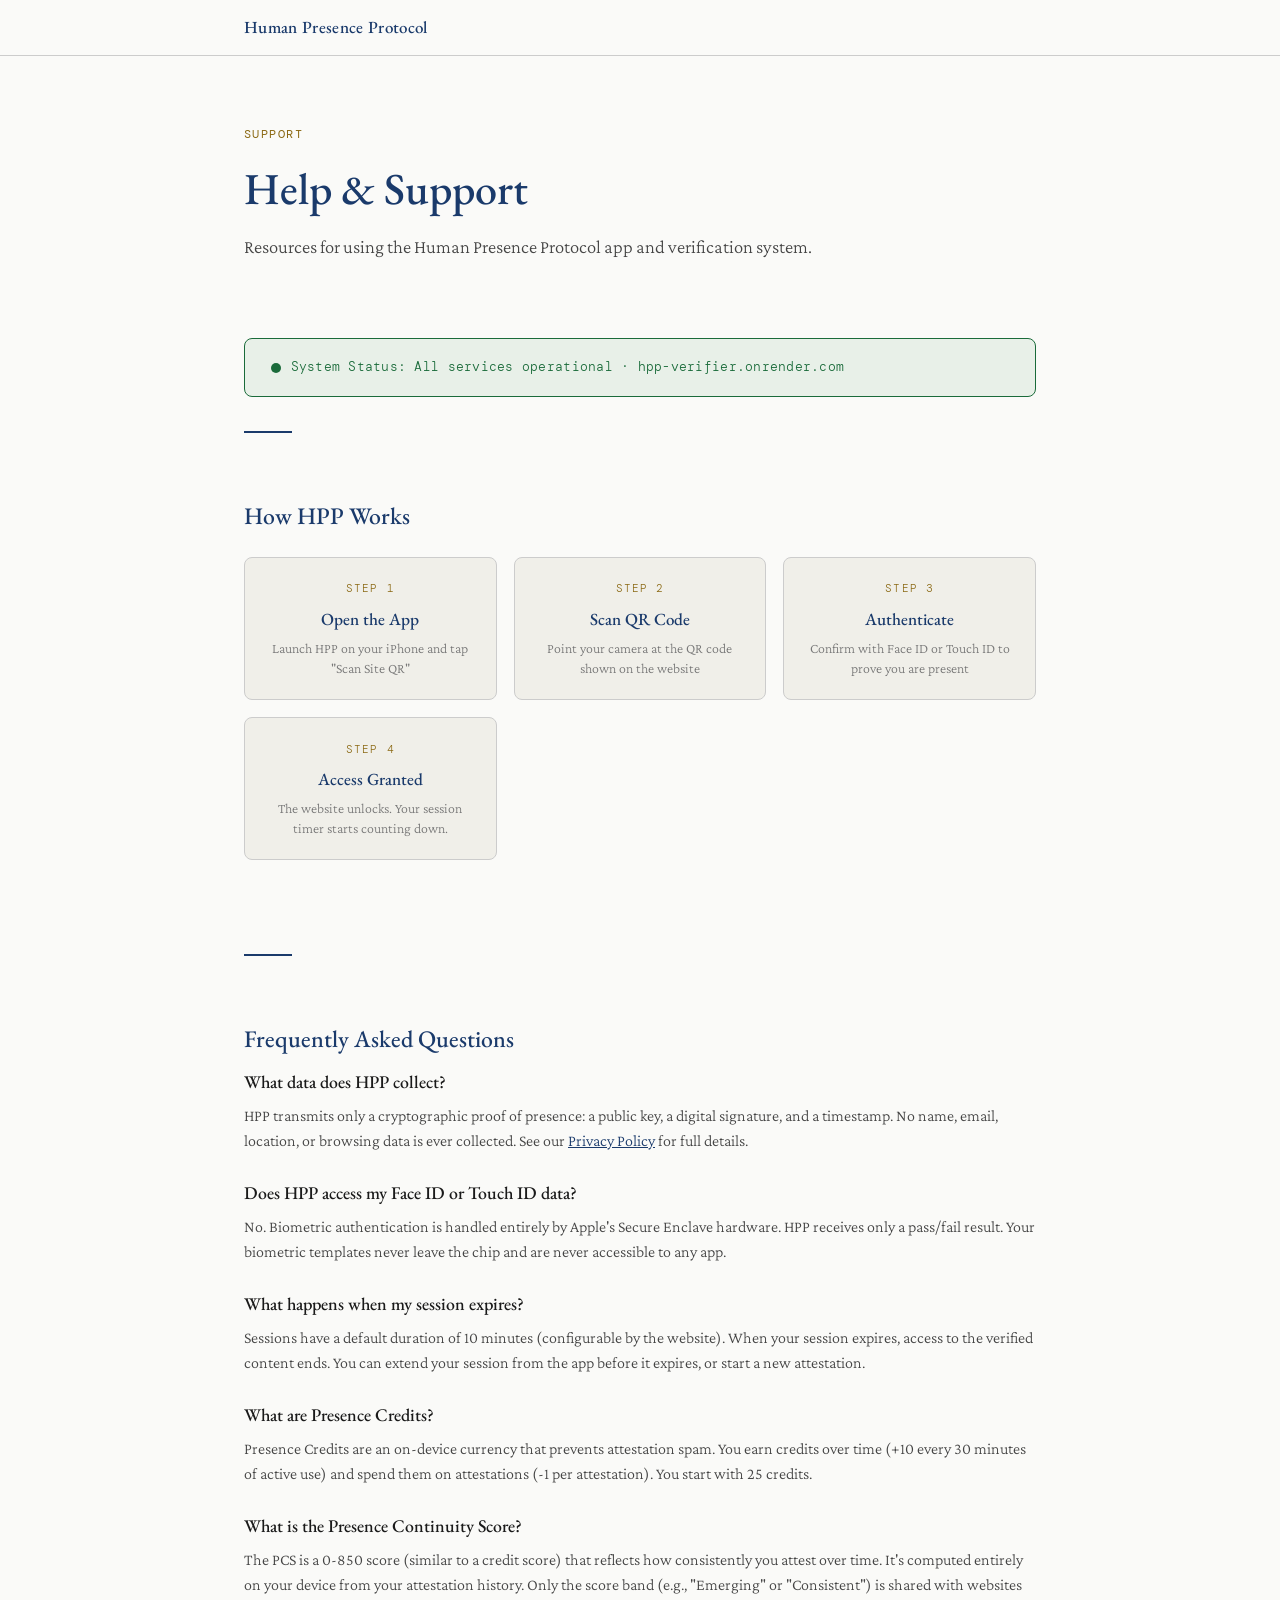
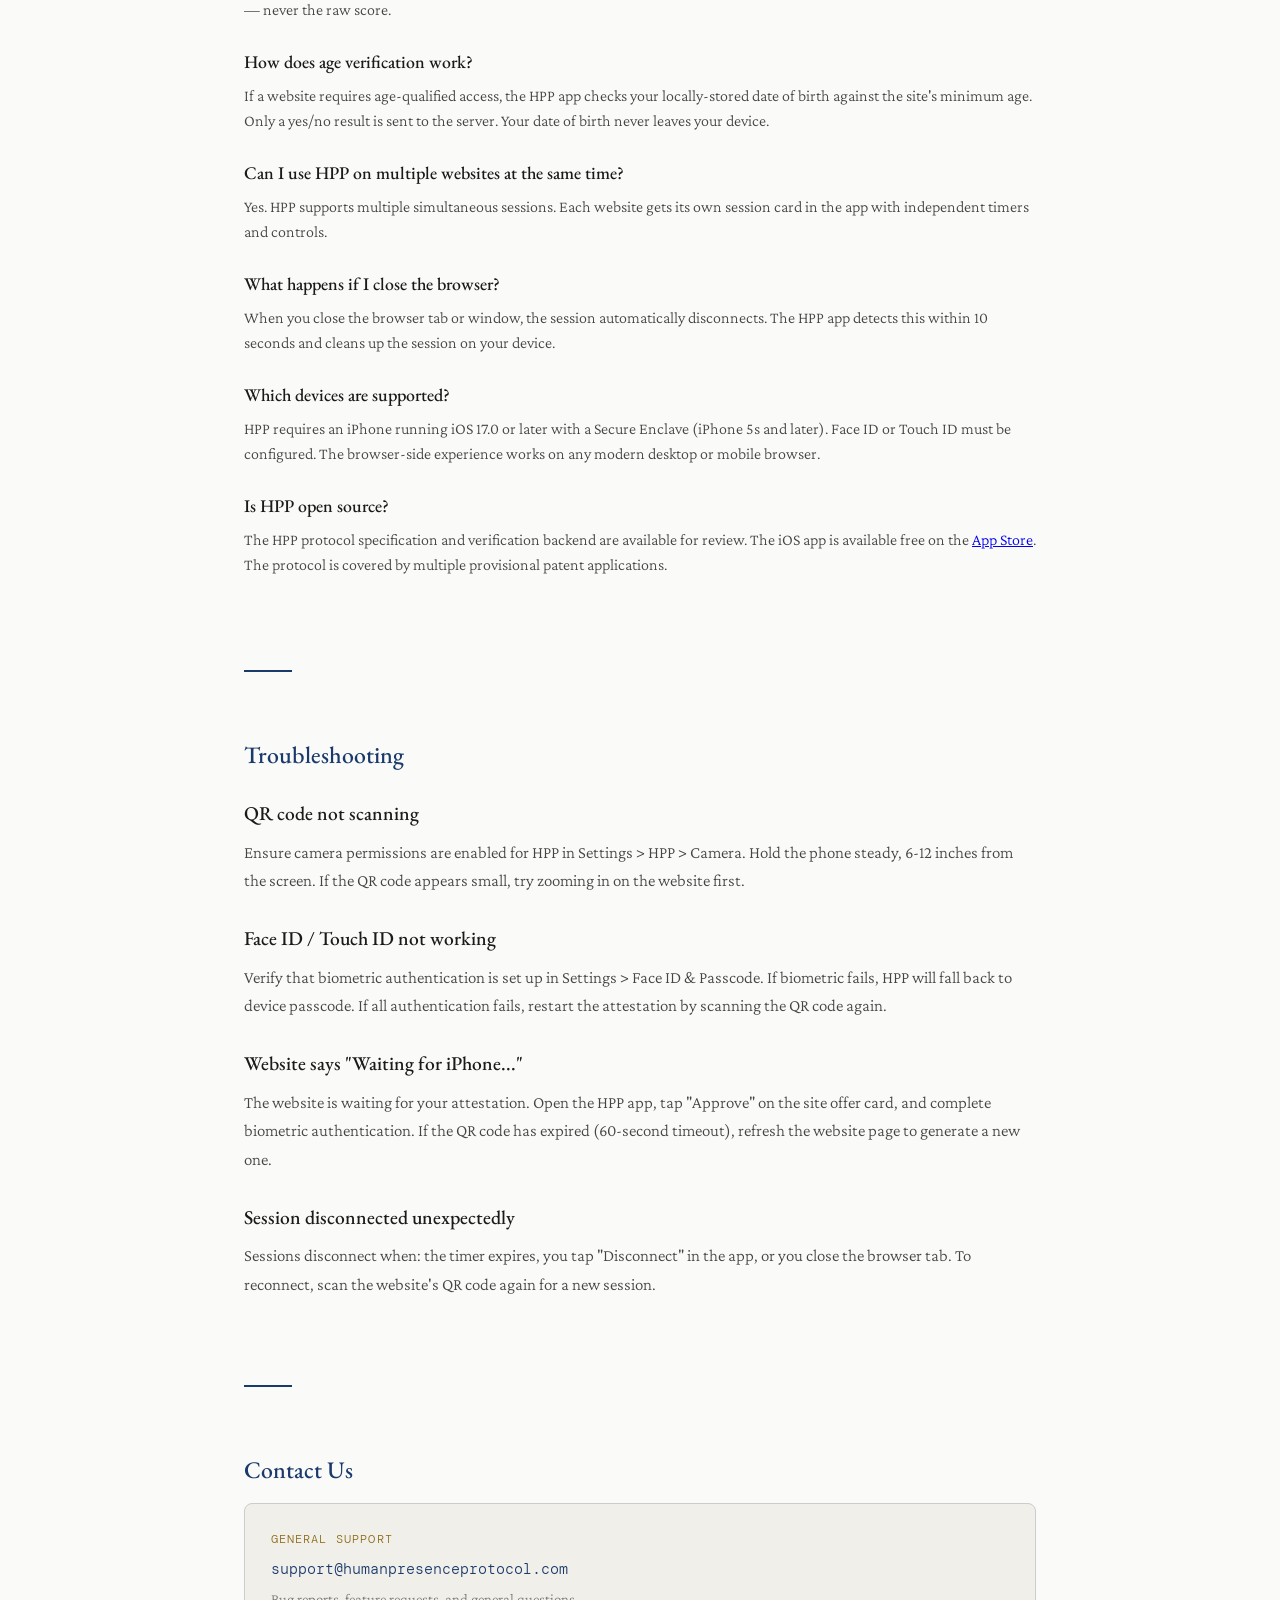
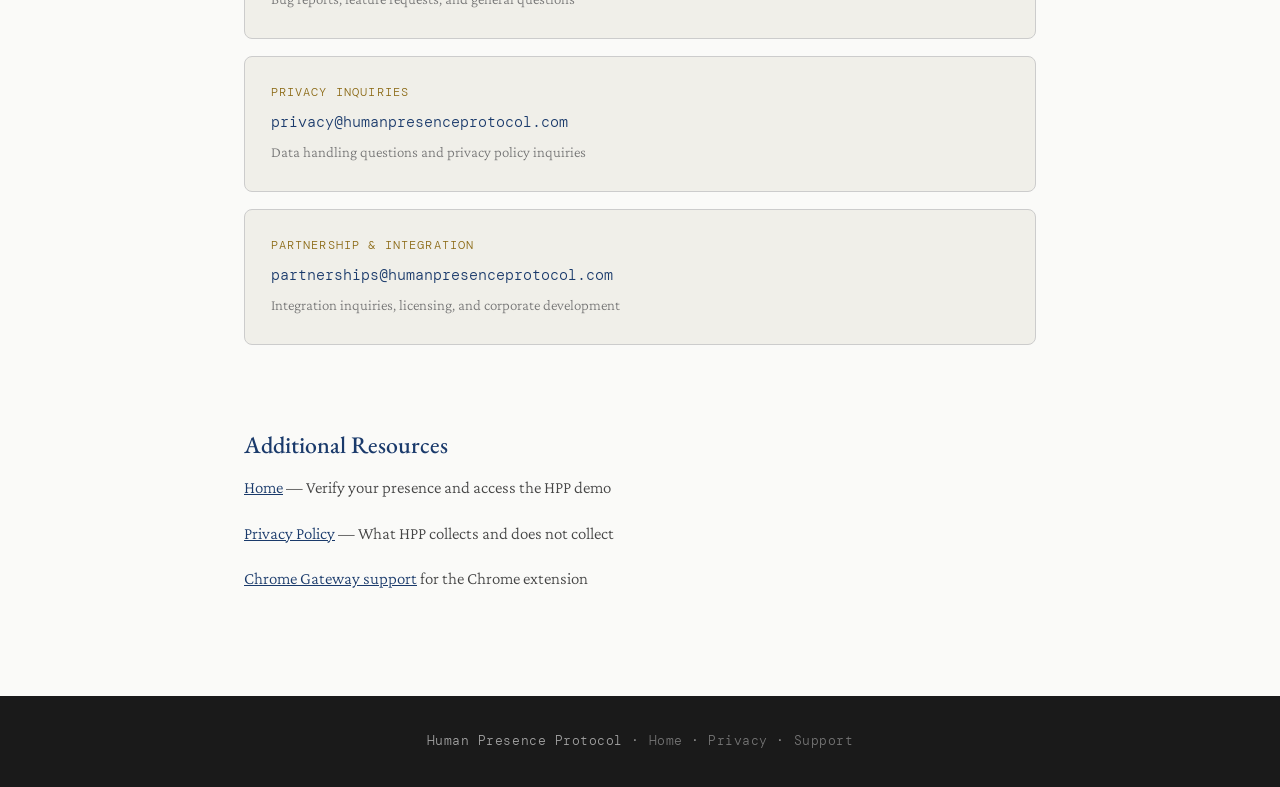
<file: support.html>
<!DOCTYPE html>
<html lang="en">
<head>
<meta charset="UTF-8">
<meta name="viewport" content="width=device-width, initial-scale=1.0">
<title>Support — Human Presence Protocol</title>
<link rel="preconnect" href="https://fonts.googleapis.com">
<link href="https://fonts.googleapis.com/css2?family=EB+Garamond:ital,wght@0,400;0,500;0,600;1,400;1,500&family=DM+Mono:wght@300;400;500&family=Crimson+Pro:ital,wght@0,300;0,400;0,600;1,300;1,400&display=swap" rel="stylesheet">
<style>
:root {
  --ink: #1a1a1a; --ink-light: #444; --ink-muted: #777;
  --bg: #fafaf8; --bg-section: #f0efe9;
  --accent: #1a3a6b; --accent-mid: #2c5282; --accent-light: #e8eef7;
  --gold: #8b6914; --gold-light: #f7f2e4;
  --rule: #ccc; --rule-light: #e8e8e8;
  --green-dark: #1a6b3a;
  --serif: 'EB Garamond', Georgia, serif;
  --mono: 'DM Mono', monospace;
  --body: 'Crimson Pro', Georgia, serif;
  --nav-h: 56px;
}

* { box-sizing: border-box; margin: 0; padding: 0; }
html { scroll-behavior: smooth; font-size: 17px; }
body {
  background: var(--bg); color: var(--ink);
  font-family: var(--body); font-weight: 300;
  line-height: 1.7; -webkit-font-smoothing: antialiased;
}

nav {
  position: sticky; top: 0; z-index: 100;
  background: rgba(250,250,248,0.97);
  border-bottom: 1px solid var(--rule);
  backdrop-filter: blur(8px);
  height: var(--nav-h); display: flex; align-items: center;
}
.nav-inner {
  max-width: 860px; margin: 0 auto; padding: 0 2rem;
  display: flex; align-items: center; width: 100%;
}
.nav-logo {
  font-family: var(--serif); font-size: 1rem; font-weight: 500;
  color: var(--accent); text-decoration: none; letter-spacing: 0.02em;
}

.container { max-width: 860px; margin: 0 auto; padding: 0 2rem; }

.hero { padding: 4rem 0 2rem; }
.hero-eyebrow {
  font-family: var(--mono); font-size: 0.72rem; font-weight: 400;
  letter-spacing: 0.12em; text-transform: uppercase; color: var(--gold);
  margin-bottom: 1rem; display: block;
}
.hero-title {
  font-family: var(--serif); font-size: clamp(1.8rem, 4vw, 2.6rem);
  font-weight: 500; line-height: 1.2; color: var(--accent);
  margin-bottom: 1rem;
}
.hero-lead {
  font-size: 1.1rem; color: var(--ink-light); max-width: 600px;
  line-height: 1.6;
}

section { padding: 2rem 0; }
h2 {
  font-family: var(--serif); font-size: 1.4rem; font-weight: 500;
  color: var(--accent); margin-bottom: 0.75rem; line-height: 1.3;
}
h3 {
  font-family: var(--serif); font-size: 1.15rem; font-weight: 500;
  color: var(--ink); margin: 1.5rem 0 0.5rem;
}
p { margin-bottom: 1rem; font-size: 1rem; color: var(--ink-light); }

.section-rule { width: 48px; height: 2px; background: var(--accent); margin: 2rem 0; }

.contact-card {
  background: var(--bg-section); border: 1px solid var(--rule);
  border-radius: 8px; padding: 1.5rem; margin: 1rem 0;
}
.contact-card .label {
  font-family: var(--mono); font-size: 0.68rem; letter-spacing: 0.1em;
  text-transform: uppercase; color: var(--gold); margin-bottom: 0.4rem;
}
.contact-card .value {
  font-family: var(--mono); font-size: 0.9rem; color: var(--accent);
}
.contact-card .value a { color: var(--accent); text-decoration: none; }
.contact-card .value a:hover { text-decoration: underline; }
.contact-card .desc {
  font-size: 0.88rem; color: var(--ink-muted); margin-top: 0.3rem;
}

.faq-item { margin-bottom: 1.5rem; }
.faq-q {
  font-family: var(--serif); font-size: 1.05rem; font-weight: 500;
  color: var(--ink); margin-bottom: 0.3rem;
}
.faq-a { font-size: 0.95rem; color: var(--ink-light); line-height: 1.55; }

.flow-steps {
  display: grid; grid-template-columns: repeat(auto-fit, minmax(200px, 1fr));
  gap: 1rem; margin: 1.5rem 0;
}
.flow-step {
  background: var(--bg-section); border: 1px solid var(--rule);
  border-radius: 8px; padding: 1.25rem; text-align: center;
}
.flow-step .step-num {
  font-family: var(--mono); font-size: 0.65rem; letter-spacing: 0.1em;
  text-transform: uppercase; color: var(--gold); margin-bottom: 0.4rem;
}
.flow-step .step-title {
  font-family: var(--serif); font-size: 1rem; font-weight: 500;
  color: var(--accent); margin-bottom: 0.3rem;
}
.flow-step .step-desc {
  font-size: 0.82rem; color: var(--ink-muted); line-height: 1.4;
}

.status-banner {
  background: #e8f0e8; border: 1px solid var(--green-dark);
  border-radius: 8px; padding: 1rem 1.5rem; margin: 1.5rem 0;
  display: flex; align-items: center; gap: 10px;
}
.status-dot {
  width: 10px; height: 10px; border-radius: 50%;
  background: var(--green-dark); flex-shrink: 0;
}
.status-text {
  font-family: var(--mono); font-size: 0.78rem; color: var(--green-dark);
  letter-spacing: 0.02em;
}

footer {
  background: var(--ink); color: rgba(255,255,255,0.6);
  padding: 2rem 0; margin-top: 3rem;
  font-size: 0.78rem; font-family: var(--mono);
  letter-spacing: 0.04em; text-align: center;
}
footer a { color: rgba(255,255,255,0.4); text-decoration: none; }

@media (max-width: 600px) {
  .container { padding: 0 1.25rem; }
  .flow-steps { grid-template-columns: 1fr; }
}
</style>
</head>
<body>

<nav>
  <div class="nav-inner">
    <a href="/" class="nav-logo">Human Presence Protocol</a>
  </div>
</nav>

<div class="container">
  <div class="hero">
    <span class="hero-eyebrow">Support</span>
    <h1 class="hero-title">Help &amp; Support</h1>
    <p class="hero-lead">Resources for using the Human Presence Protocol app and verification system.</p>
  </div>

  <div class="status-banner">
    <div class="status-dot"></div>
    <div class="status-text">System Status: All services operational &middot; hpp-verifier.onrender.com</div>
  </div>

  <div class="section-rule"></div>

  <section>
    <h2>How HPP Works</h2>
    <div class="flow-steps">
      <div class="flow-step">
        <div class="step-num">Step 1</div>
        <div class="step-title">Open the App</div>
        <div class="step-desc">Launch HPP on your iPhone and tap "Scan Site QR"</div>
      </div>
      <div class="flow-step">
        <div class="step-num">Step 2</div>
        <div class="step-title">Scan QR Code</div>
        <div class="step-desc">Point your camera at the QR code shown on the website</div>
      </div>
      <div class="flow-step">
        <div class="step-num">Step 3</div>
        <div class="step-title">Authenticate</div>
        <div class="step-desc">Confirm with Face ID or Touch ID to prove you are present</div>
      </div>
      <div class="flow-step">
        <div class="step-num">Step 4</div>
        <div class="step-title">Access Granted</div>
        <div class="step-desc">The website unlocks. Your session timer starts counting down.</div>
      </div>
    </div>
  </section>

  <div class="section-rule"></div>

  <section>
    <h2>Frequently Asked Questions</h2>

    <div class="faq-item">
      <div class="faq-q">What data does HPP collect?</div>
      <div class="faq-a">HPP transmits only a cryptographic proof of presence: a public key, a digital signature, and a timestamp. No name, email, location, or browsing data is ever collected. See our <a href="/privacy" style="color:var(--accent)">Privacy Policy</a> for full details.</div>
    </div>

    <div class="faq-item">
      <div class="faq-q">Does HPP access my Face ID or Touch ID data?</div>
      <div class="faq-a">No. Biometric authentication is handled entirely by Apple's Secure Enclave hardware. HPP receives only a pass/fail result. Your biometric templates never leave the chip and are never accessible to any app.</div>
    </div>

    <div class="faq-item">
      <div class="faq-q">What happens when my session expires?</div>
      <div class="faq-a">Sessions have a default duration of 10 minutes (configurable by the website). When your session expires, access to the verified content ends. You can extend your session from the app before it expires, or start a new attestation.</div>
    </div>

    <div class="faq-item">
      <div class="faq-q">What are Presence Credits?</div>
      <div class="faq-a">Presence Credits are an on-device currency that prevents attestation spam. You earn credits over time (+10 every 30 minutes of active use) and spend them on attestations (-1 per attestation). You start with 25 credits.</div>
    </div>

    <div class="faq-item">
      <div class="faq-q">What is the Presence Continuity Score?</div>
      <div class="faq-a">The PCS is a 0-850 score (similar to a credit score) that reflects how consistently you attest over time. It's computed entirely on your device from your attestation history. Only the score band (e.g., "Emerging" or "Consistent") is shared with websites — never the raw score.</div>
    </div>

    <div class="faq-item">
      <div class="faq-q">How does age verification work?</div>
      <div class="faq-a">If a website requires age-qualified access, the HPP app checks your locally-stored date of birth against the site's minimum age. Only a yes/no result is sent to the server. Your date of birth never leaves your device.</div>
    </div>

    <div class="faq-item">
      <div class="faq-q">Can I use HPP on multiple websites at the same time?</div>
      <div class="faq-a">Yes. HPP supports multiple simultaneous sessions. Each website gets its own session card in the app with independent timers and controls.</div>
    </div>

    <div class="faq-item">
      <div class="faq-q">What happens if I close the browser?</div>
      <div class="faq-a">When you close the browser tab or window, the session automatically disconnects. The HPP app detects this within 10 seconds and cleans up the session on your device.</div>
    </div>

    <div class="faq-item">
      <div class="faq-q">Which devices are supported?</div>
      <div class="faq-a">HPP requires an iPhone running iOS 17.0 or later with a Secure Enclave (iPhone 5s and later). Face ID or Touch ID must be configured. The browser-side experience works on any modern desktop or mobile browser.</div>
    </div>

    <div class="faq-item">
      <div class="faq-q">Is HPP open source?</div>
      <div class="faq-a">The HPP protocol specification and verification backend are available for review. The iOS app is available free on the <a href="https://apps.apple.com/app/human-presence-protocol-hpp/id6762528053" target="_blank" rel="noopener noreferrer">App Store</a>. The protocol is covered by multiple provisional patent applications.</div>
    </div>
  </section>

  <div class="section-rule"></div>

  <section>
    <h2>Troubleshooting</h2>

    <h3>QR code not scanning</h3>
    <p>Ensure camera permissions are enabled for HPP in Settings &gt; HPP &gt; Camera. Hold the phone steady, 6-12 inches from the screen. If the QR code appears small, try zooming in on the website first.</p>

    <h3>Face ID / Touch ID not working</h3>
    <p>Verify that biometric authentication is set up in Settings &gt; Face ID &amp; Passcode. If biometric fails, HPP will fall back to device passcode. If all authentication fails, restart the attestation by scanning the QR code again.</p>

    <h3>Website says "Waiting for iPhone..."</h3>
    <p>The website is waiting for your attestation. Open the HPP app, tap "Approve" on the site offer card, and complete biometric authentication. If the QR code has expired (60-second timeout), refresh the website page to generate a new one.</p>

    <h3>Session disconnected unexpectedly</h3>
    <p>Sessions disconnect when: the timer expires, you tap "Disconnect" in the app, or you close the browser tab. To reconnect, scan the website's QR code again for a new session.</p>
  </section>

  <div class="section-rule"></div>

  <section>
    <h2>Contact Us</h2>

    <div class="contact-card">
      <div class="label">General Support</div>
      <div class="value"><a href="mailto:support@humanpresenceprotocol.com">support@humanpresenceprotocol.com</a></div>
      <div class="desc">Bug reports, feature requests, and general questions</div>
    </div>

    <div class="contact-card">
      <div class="label">Privacy Inquiries</div>
      <div class="value"><a href="mailto:privacy@humanpresenceprotocol.com">privacy@humanpresenceprotocol.com</a></div>
      <div class="desc">Data handling questions and privacy policy inquiries</div>
    </div>

    <div class="contact-card">
      <div class="label">Partnership &amp; Integration</div>
      <div class="value"><a href="mailto:partnerships@humanpresenceprotocol.com">partnerships@humanpresenceprotocol.com</a></div>
      <div class="desc">Integration inquiries, licensing, and corporate development</div>
    </div>
  </section>

  <section>
    <h2>Additional Resources</h2>
    <p><a href="/" style="color:var(--accent)">Home</a> &mdash; Verify your presence and access the HPP demo</p>
    <p><a href="/privacy" style="color:var(--accent)">Privacy Policy</a> &mdash; What HPP collects and does not collect</p>
    <p><a href="/Dev/Chrome/Support" style="color:var(--accent)">Chrome Gateway support</a> for the Chrome extension</p>
  </section>
</div>

<footer>
  <div class="container">
    Human Presence Protocol &middot; <a href="/">Home</a> &middot; <a href="/privacy">Privacy</a> &middot; <a href="/support">Support</a>
  </div>
</footer>

</body>
</html>
</file>
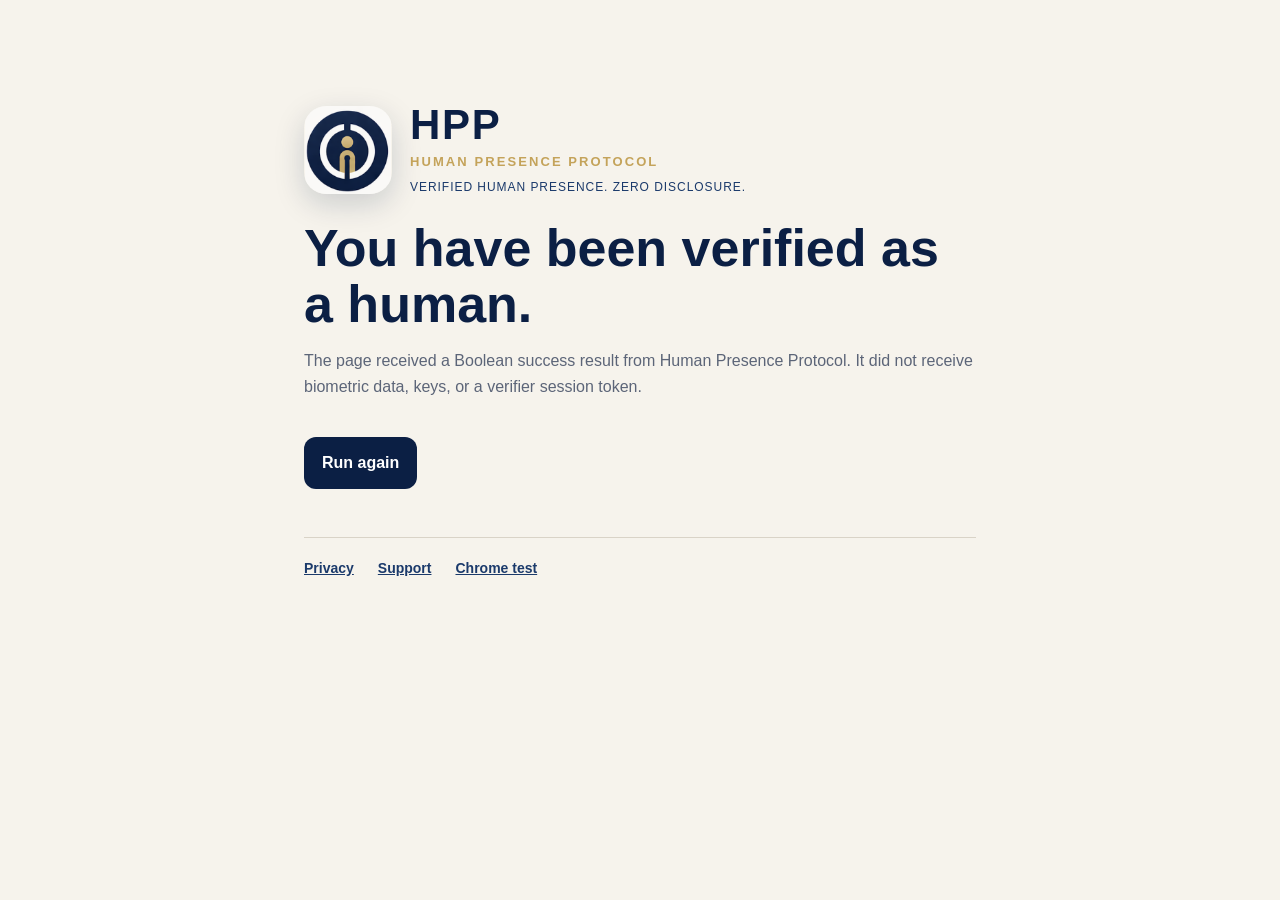
<file: Dev/Chrome/success.html>
<!doctype html>
<html lang="en">
  <head>
    <meta charset="utf-8">
    <meta name="viewport" content="width=device-width, initial-scale=1">
    <meta http-equiv="Content-Security-Policy" content="default-src 'self'; script-src 'self'; style-src 'self'; img-src 'self'; base-uri 'self'">
    <title>HPP Verified</title>
    <link rel="stylesheet" href="style.css?v=20260910d">
    <link rel="icon" href="icons/hpp-icon.png" type="image/png">
  </head>
  <body>
    <main class="success">
      <header class="brand">
        <img class="brand-mark" src="icons/hpp-icon.png" width="88" height="88" alt="Human Presence Protocol">
        <div class="brand-text">
          <div class="wordmark">HPP</div>
          <div class="product">Human Presence Protocol</div>
          <div class="tagline">Verified human presence. Zero disclosure.</div>
        </div>
      </header>
      <h1>You have been verified as a human.</h1>
      <p>The page received a Boolean success result from Human Presence Protocol. It did not receive biometric data, keys, or a verifier session token.</p>
      <a class="btn" href="index.html">Run again</a>
      <nav class="site-foot" aria-label="Site">
        <a href="Privacy/">Privacy</a>
        <a href="Support/">Support</a>
        <a href="index.html">Chrome test</a>
      </nav>
    </main>
  </body>
</html>
</file>
<file: Dev/Chrome/style.css>
:root {
  --navy: #0b1f44;
  --navy-2: #1b3a6b;
  --gold: #c4a35a;
  --cream: #f6f3ec;
  --ink: #1a2744;
  --muted: #5c6578;
  --line: #d9d3c7;
}

*,
*::before,
*::after {
  box-sizing: border-box;
}

html {
  overflow-x: hidden;
}

body {
  margin: 0;
  background: var(--cream);
  color: var(--ink);
  font: 16px/1.5 -apple-system, BlinkMacSystemFont, "Segoe UI", sans-serif;
}

main {
  max-width: 720px;
  width: 100%;
  margin: 8vh auto;
  padding: 32px 24px;
}

h1 {
  font-size: clamp(28px, 5vw, 44px);
  line-height: 1.15;
  margin: 14px 0;
  color: var(--navy);
  overflow-wrap: break-word;
}

main > h1 {
  font-size: clamp(32px, 6vw, 52px);
  line-height: 1.08;
}

.brand {
  display: flex;
  align-items: center;
  flex-wrap: wrap;
  gap: 18px;
  margin-bottom: 36px;
}

.brand-text {
  min-width: 0;
  flex: 1 1 220px;
}

.brand-mark {
  width: 88px;
  height: 88px;
  border-radius: 22px;
  box-shadow: 0 10px 30px rgba(11, 31, 68, 0.18);
}

.wordmark {
  font-size: 42px;
  font-weight: 800;
  letter-spacing: 0.04em;
  color: var(--navy);
  line-height: 1;
}

.product {
  margin-top: 6px;
  font-size: 13px;
  letter-spacing: 0.16em;
  text-transform: uppercase;
  color: var(--gold);
  font-weight: 700;
}

.tagline {
  margin-top: 6px;
  font-size: 12px;
  letter-spacing: 0.08em;
  text-transform: uppercase;
  color: var(--navy-2);
}

.kicker {
  margin: 0 0 8px;
  font-size: 12px;
  letter-spacing: 0.14em;
  text-transform: uppercase;
  color: var(--gold);
  font-weight: 700;
}

.lead,
p {
  color: var(--muted);
  line-height: 1.65;
}

h2 {
  color: var(--navy);
  font-size: 20px;
  margin: 0 0 12px;
}

button,
a.btn {
  display: inline-block;
  border: 0;
  border-radius: 12px;
  padding: 14px 18px;
  background: var(--navy);
  color: #fff;
  font-weight: 700;
  cursor: pointer;
  text-decoration: none;
}

button:hover,
a.btn:hover {
  background: var(--navy-2);
}

a {
  color: var(--navy-2);
  font-weight: 600;
}

.site-foot {
  margin-top: 48px;
  padding-top: 20px;
  border-top: 1px solid var(--line);
  display: flex;
  flex-wrap: wrap;
  gap: 16px 24px;
  font-size: 14px;
}

.site-foot a {
  color: var(--navy-2);
}

.meta {
  font-size: 13px;
  letter-spacing: 0.04em;
  text-transform: uppercase;
  color: var(--gold);
  font-weight: 700;
  overflow-wrap: anywhere;
}

.policy h2 {
  margin-top: 8px;
}

.policy h3 {
  color: var(--navy);
  font-size: 16px;
  margin: 20px 0 8px;
}

.policy ul,
.policy ol {
  color: var(--muted);
  line-height: 1.65;
  padding-left: 1.2em;
}

.policy li {
  margin: 0 0 8px;
}

.policy table {
  width: 100%;
  border-collapse: collapse;
  font-size: 14px;
  table-layout: fixed;
}

.policy th,
.policy td {
  text-align: left;
  vertical-align: top;
  padding: 10px 12px 10px 0;
  border-bottom: 1px solid var(--line);
  overflow-wrap: break-word;
}

.policy th:first-child,
.policy td:first-child {
  width: 34%;
  padding-right: 16px;
}

.policy code {
  font-family: ui-monospace, SFMono-Regular, Menlo, monospace;
  font-size: 0.92em;
  white-space: nowrap;
}

@media (max-width: 640px) {
  main {
    margin: 4vh auto;
    padding: 20px 16px;
  }

  .policy table,
  .policy thead,
  .policy tbody,
  .policy tr,
  .policy th,
  .policy td {
    display: block;
    width: 100%;
  }

  .policy th {
    border-bottom: 0;
    padding-bottom: 2px;
  }

  .policy td {
    padding-top: 0;
    margin-bottom: 12px;
  }
}

.policy th {
  color: var(--navy);
  font-size: 12px;
  letter-spacing: 0.08em;
  text-transform: uppercase;
}

.contact {
  background: #fff;
  border: 1px solid var(--line);
  border-radius: 12px;
  padding: 16px 18px;
}

#result {
  min-height: 1.4em;
  margin-top: 14px;
  color: var(--navy);
  font-weight: 600;
}

section {
  margin-top: 40px;
  border-top: 1px solid var(--line);
  padding-top: 20px;
}

.about p {
  margin: 0 0 12px;
}

pre {
  overflow: auto;
  background: #fff;
  color: var(--navy);
  padding: 16px;
  border-radius: 12px;
  border: 1px solid var(--line);
}

.success .brand {
  margin-bottom: 24px;
}

.success a.btn {
  margin-top: 20px;
}
</file>
